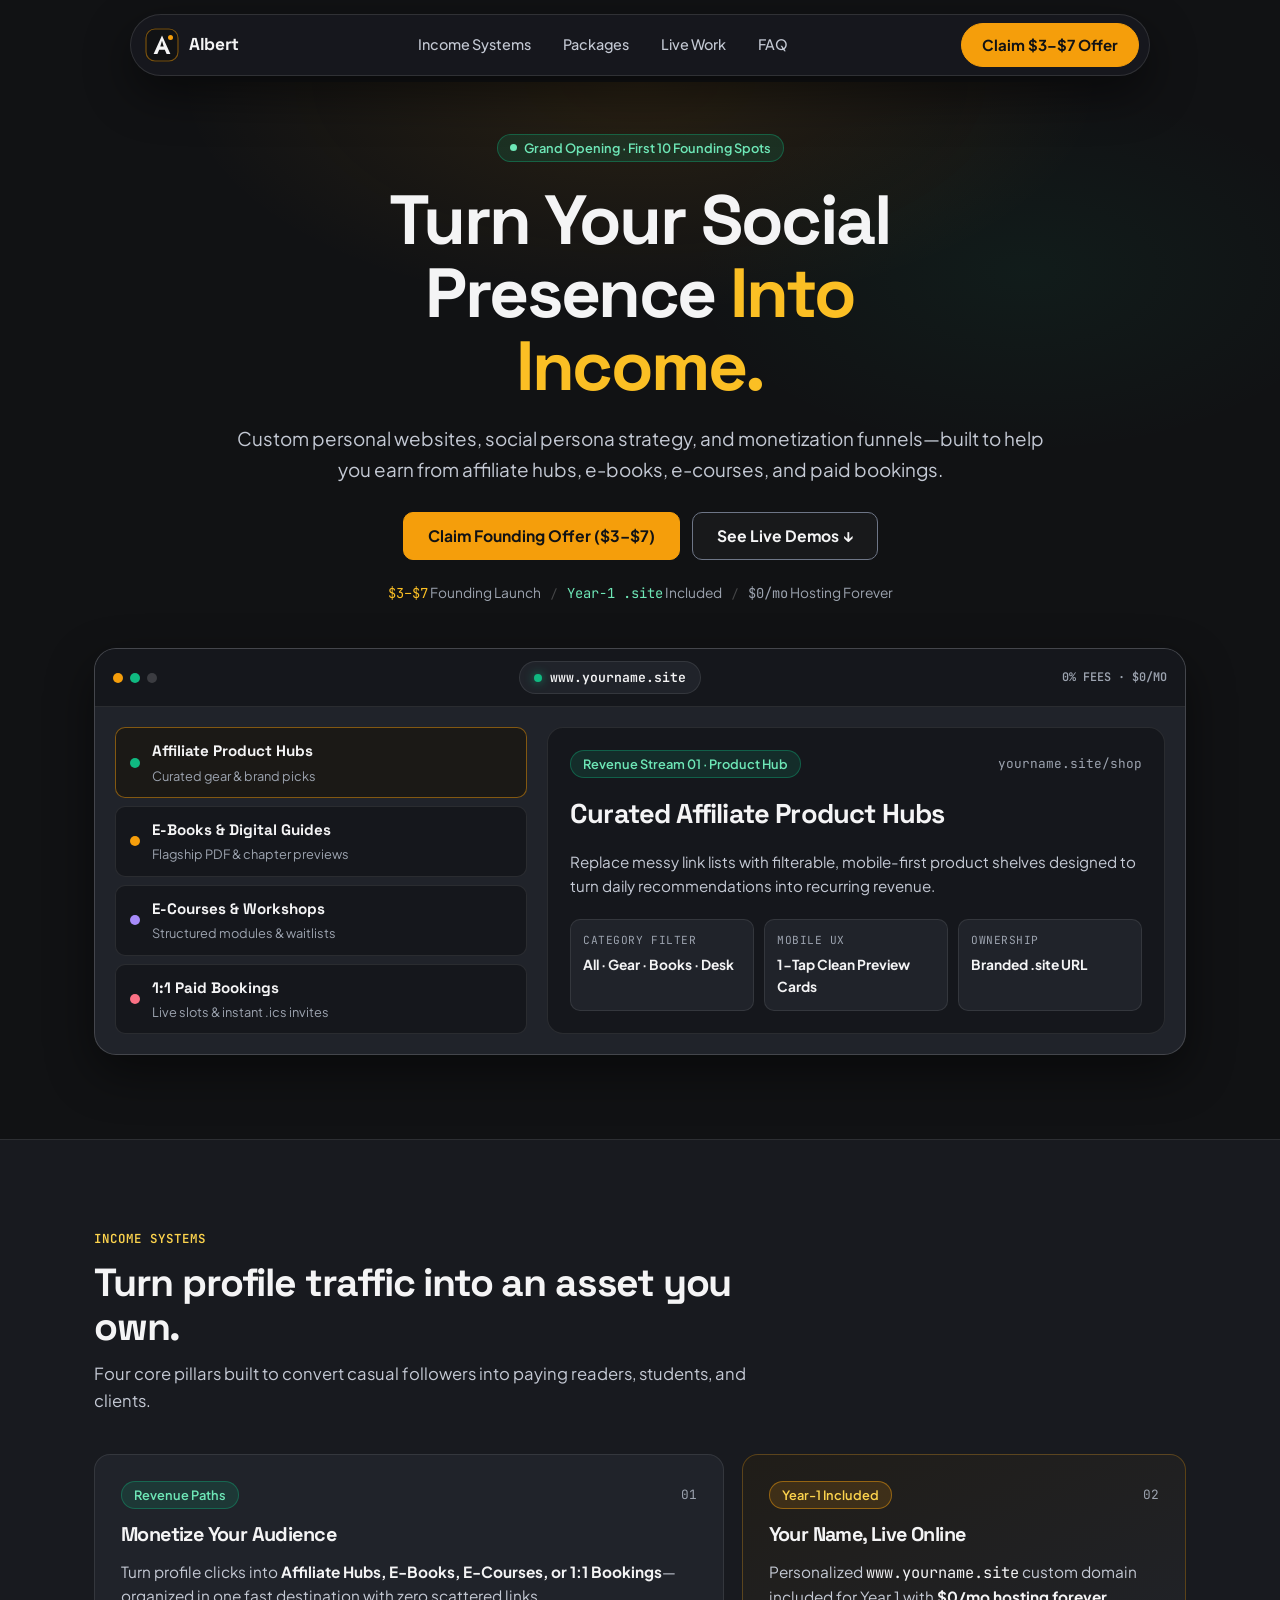
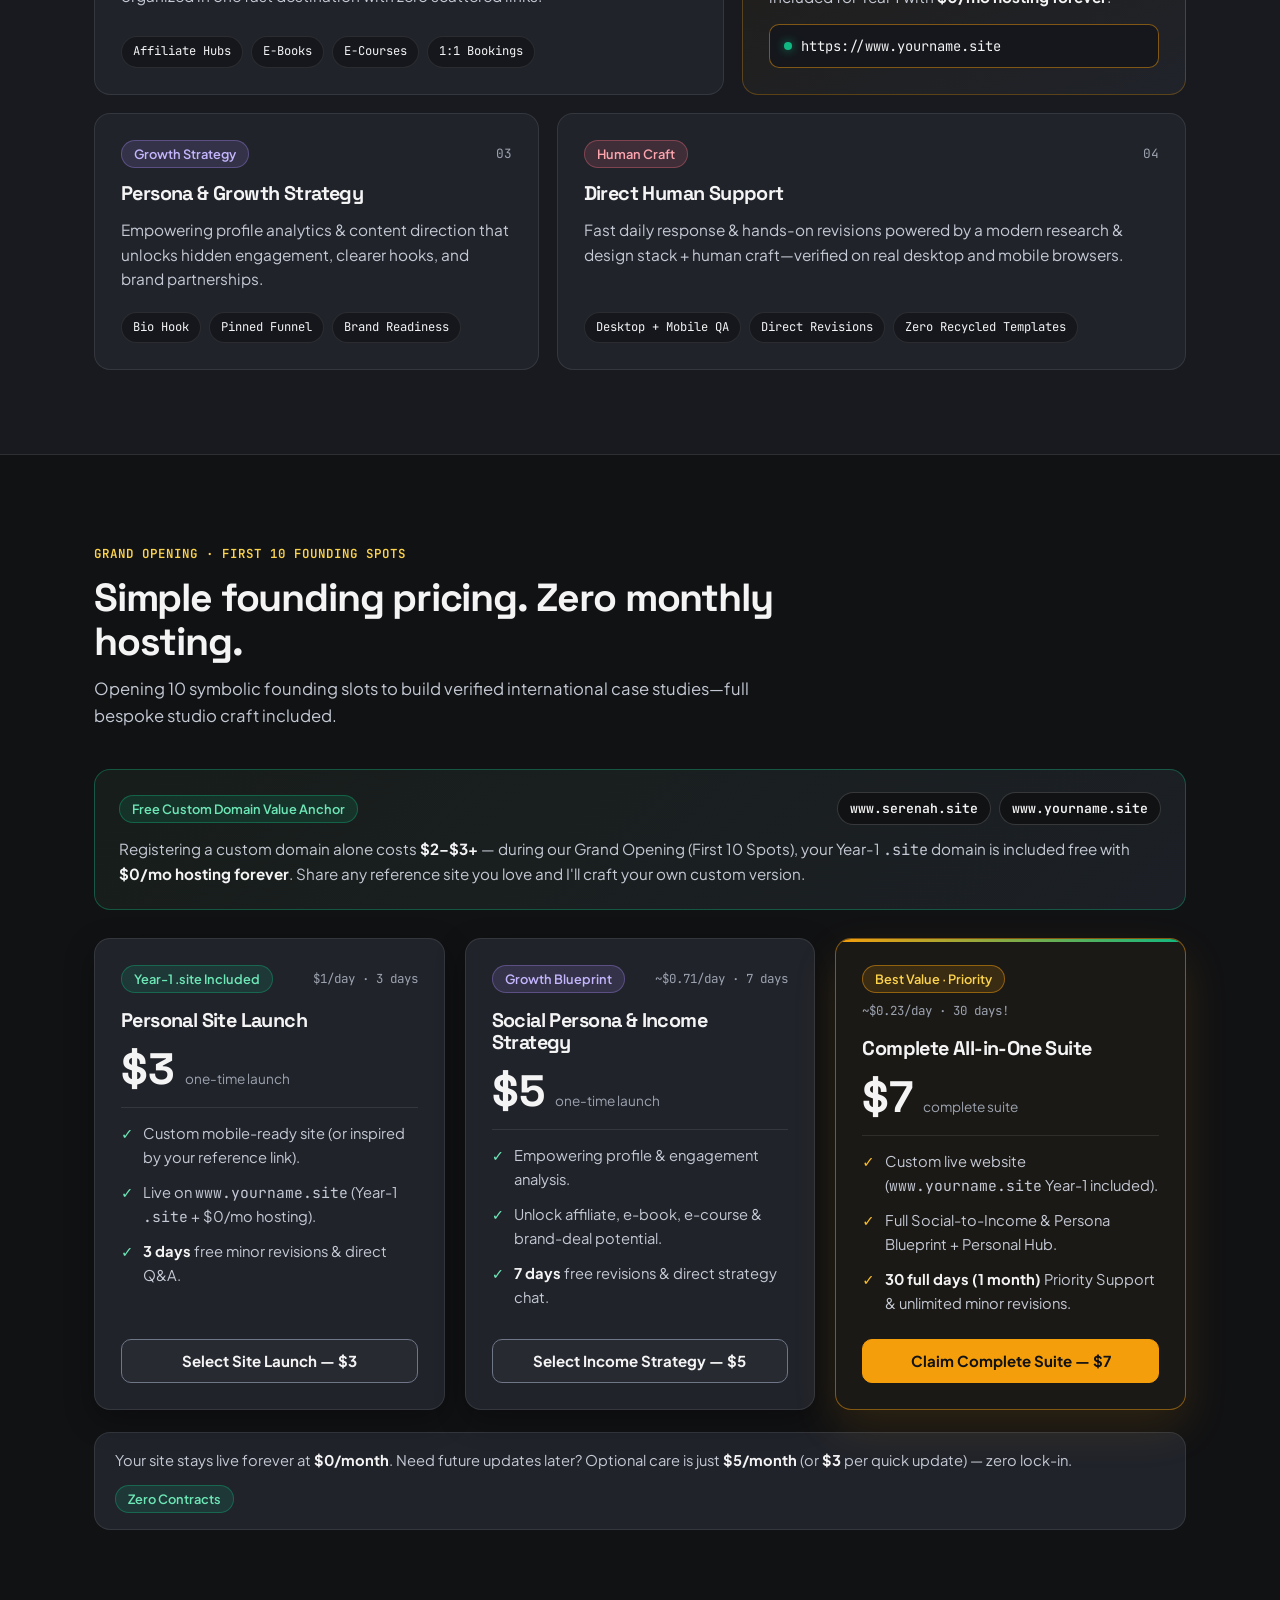
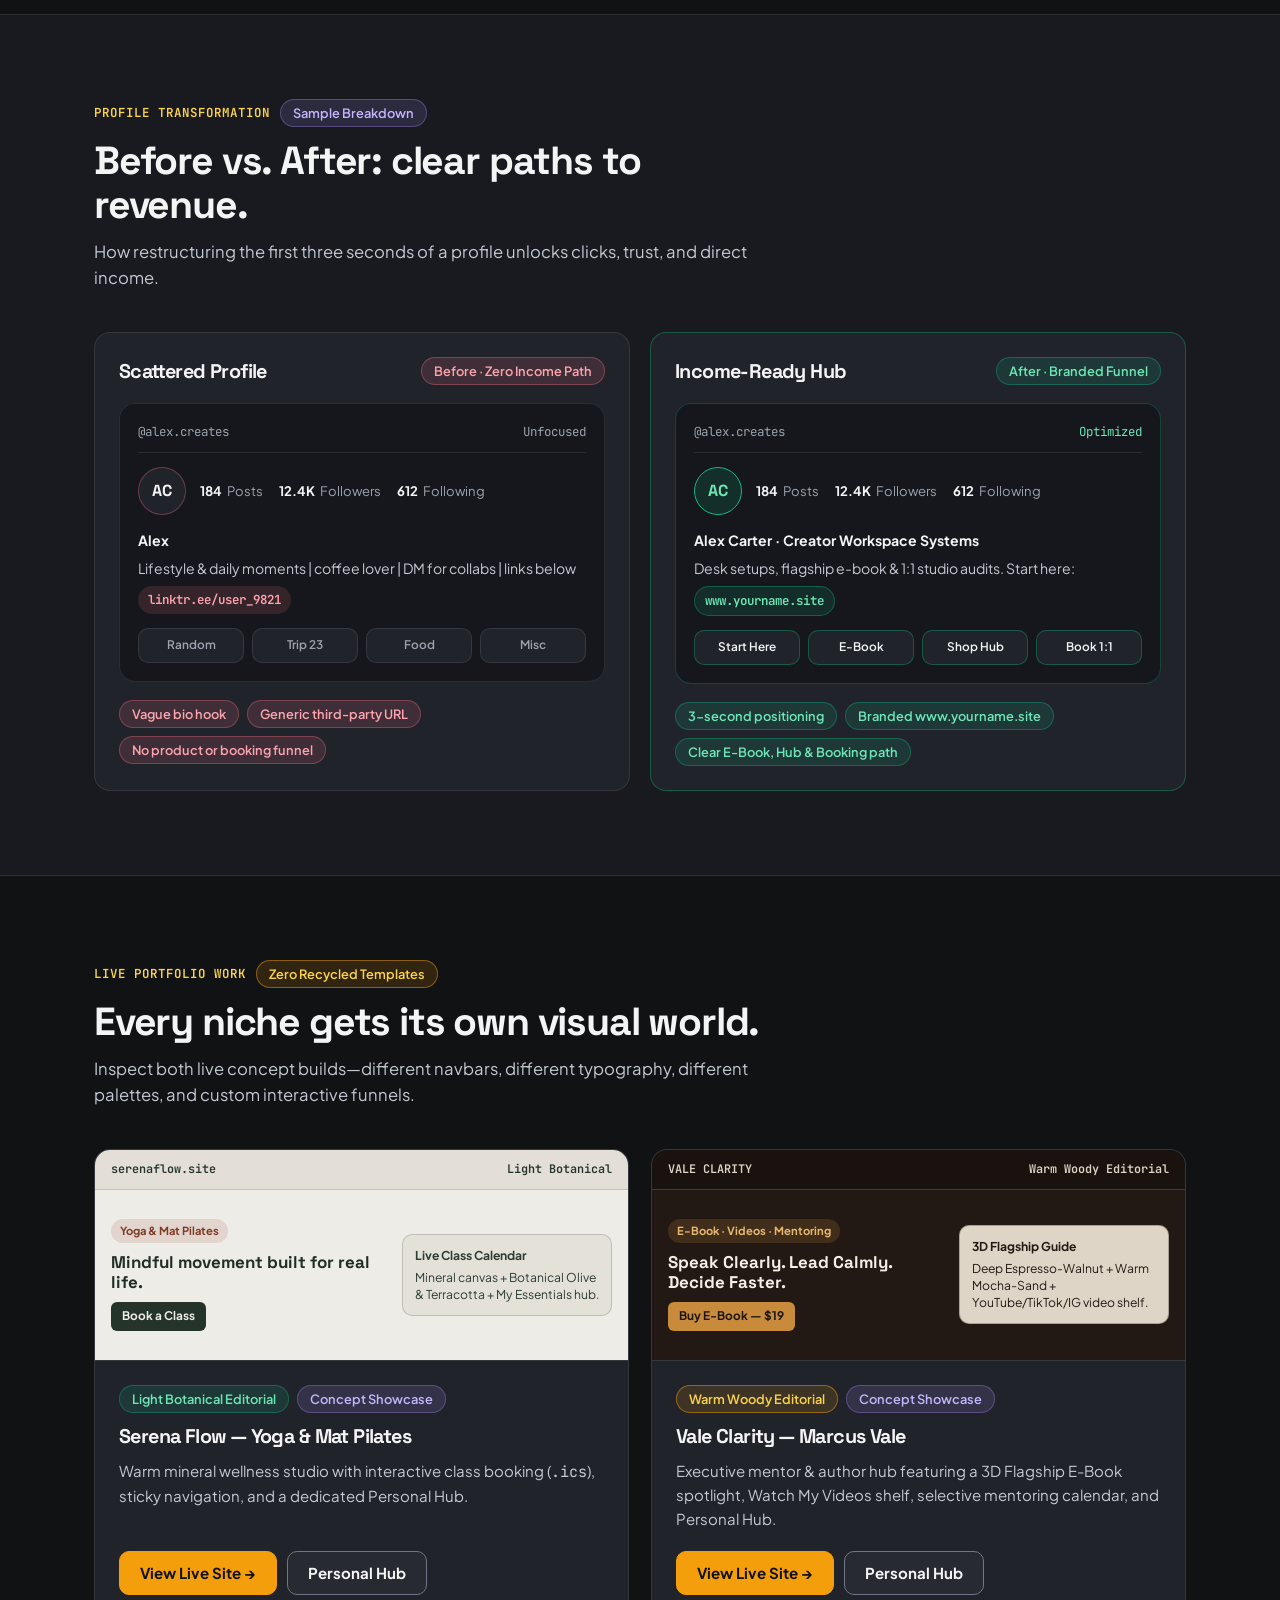
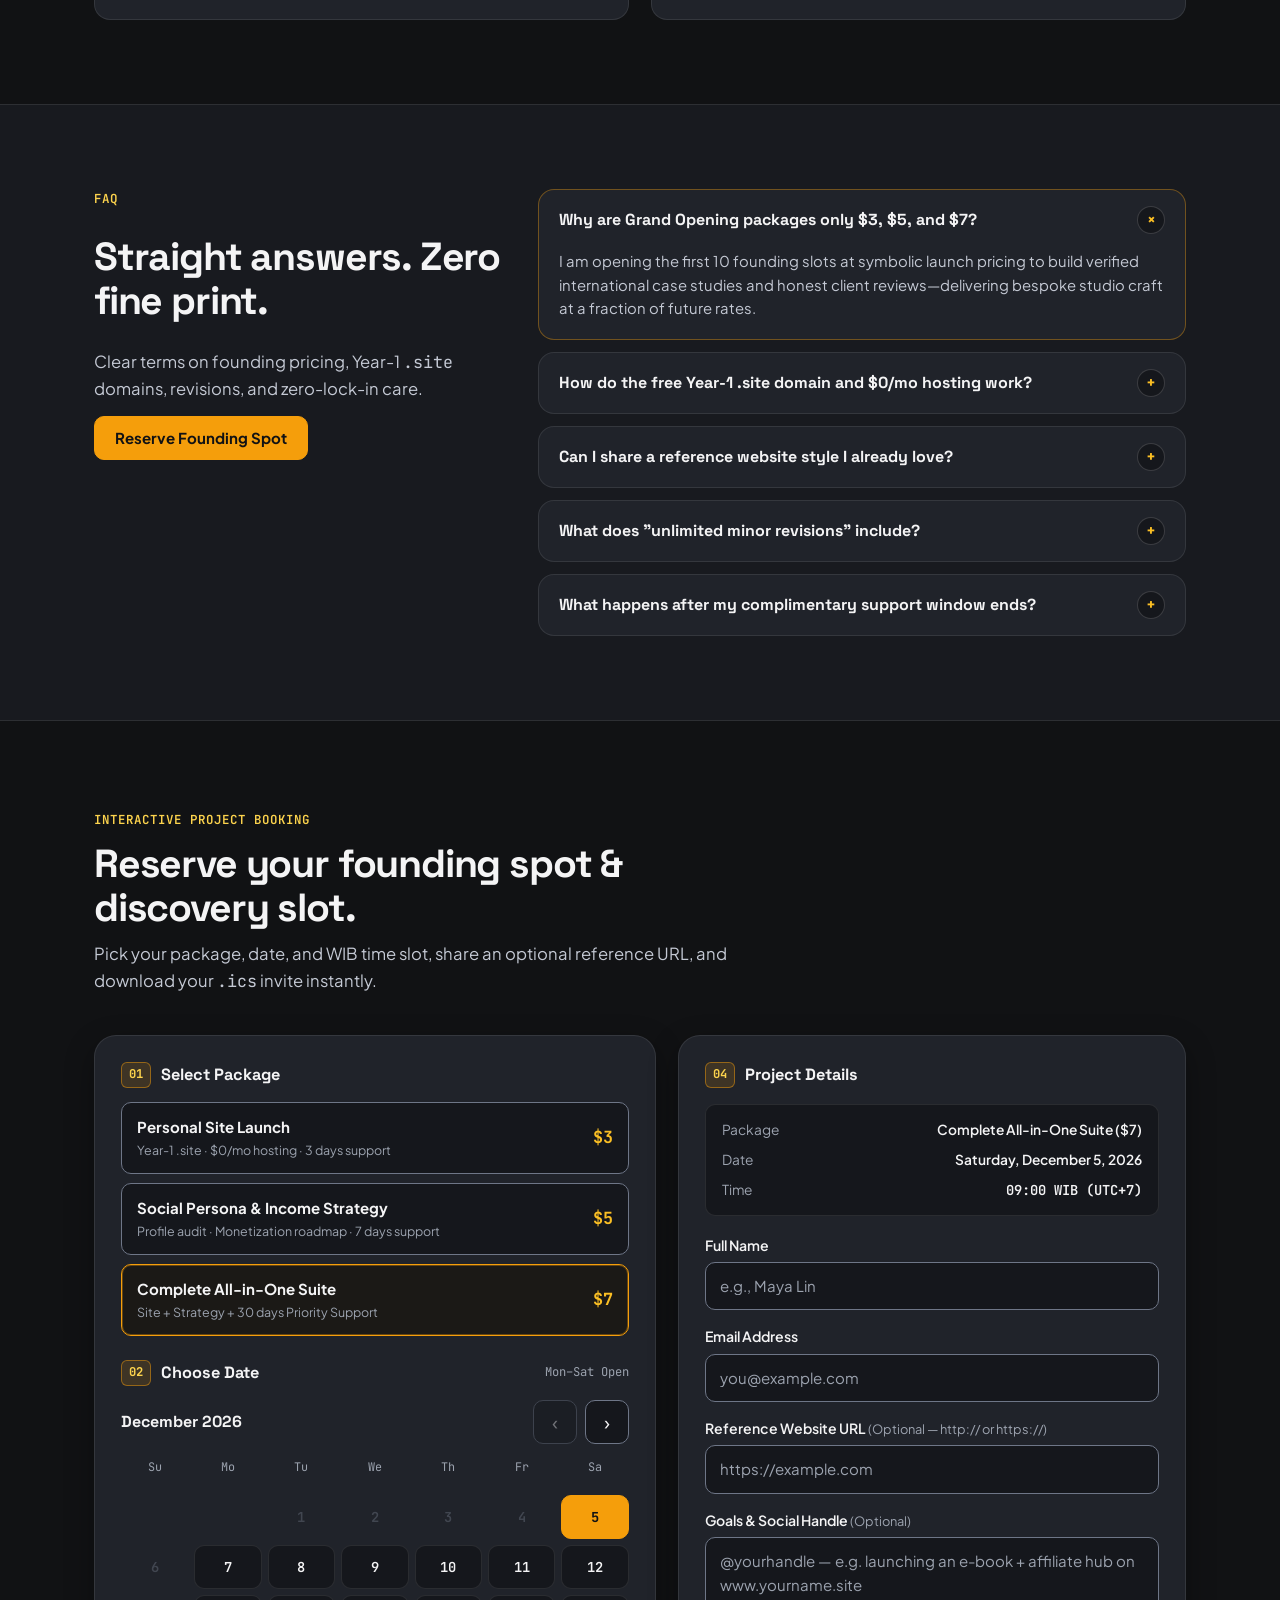
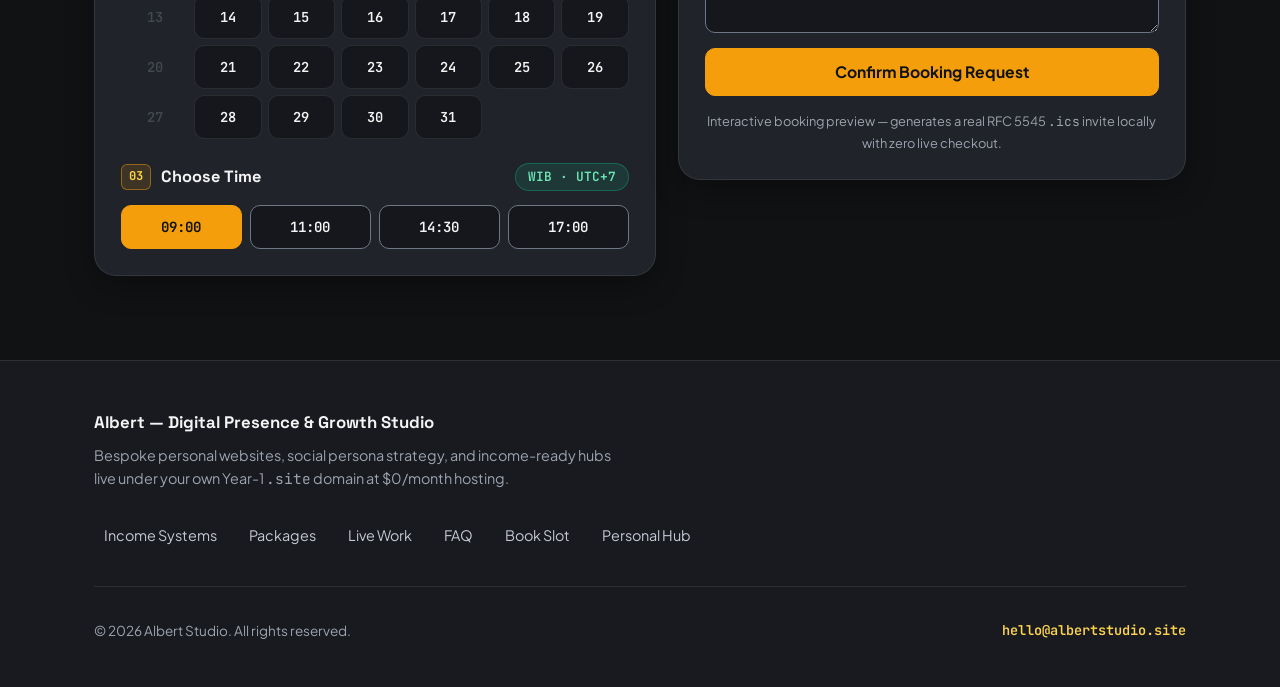
<file: index.html>
<!DOCTYPE html>
<html lang="en">
<head>
  <meta charset="UTF-8" />
  <meta name="viewport" content="width=device-width, initial-scale=1.0" />
  <title>Albert — Digital Presence &amp; Growth Studio</title>
  <meta http-equiv="refresh" content="0; url=./website/index.html" />
  <style>
    body {
      margin: 0;
      min-height: 100vh;
      display: grid;
      place-items: center;
      background: #111214;
      color: #f4f4f5;
      font-family: -apple-system, BlinkMacSystemFont, "Segoe UI", Roboto, sans-serif;
      text-align: center;
      padding: 1.5rem;
    }
    a {
      color: #f59e0b;
      font-weight: 600;
    }
  </style>
  <script>
    window.location.replace("./website/index.html");
  </script>
</head>
<body>
  <p>Redirecting to <a href="./website/index.html">Albert — Digital Presence &amp; Growth Studio</a>…</p>
</body>
</html>
</file>
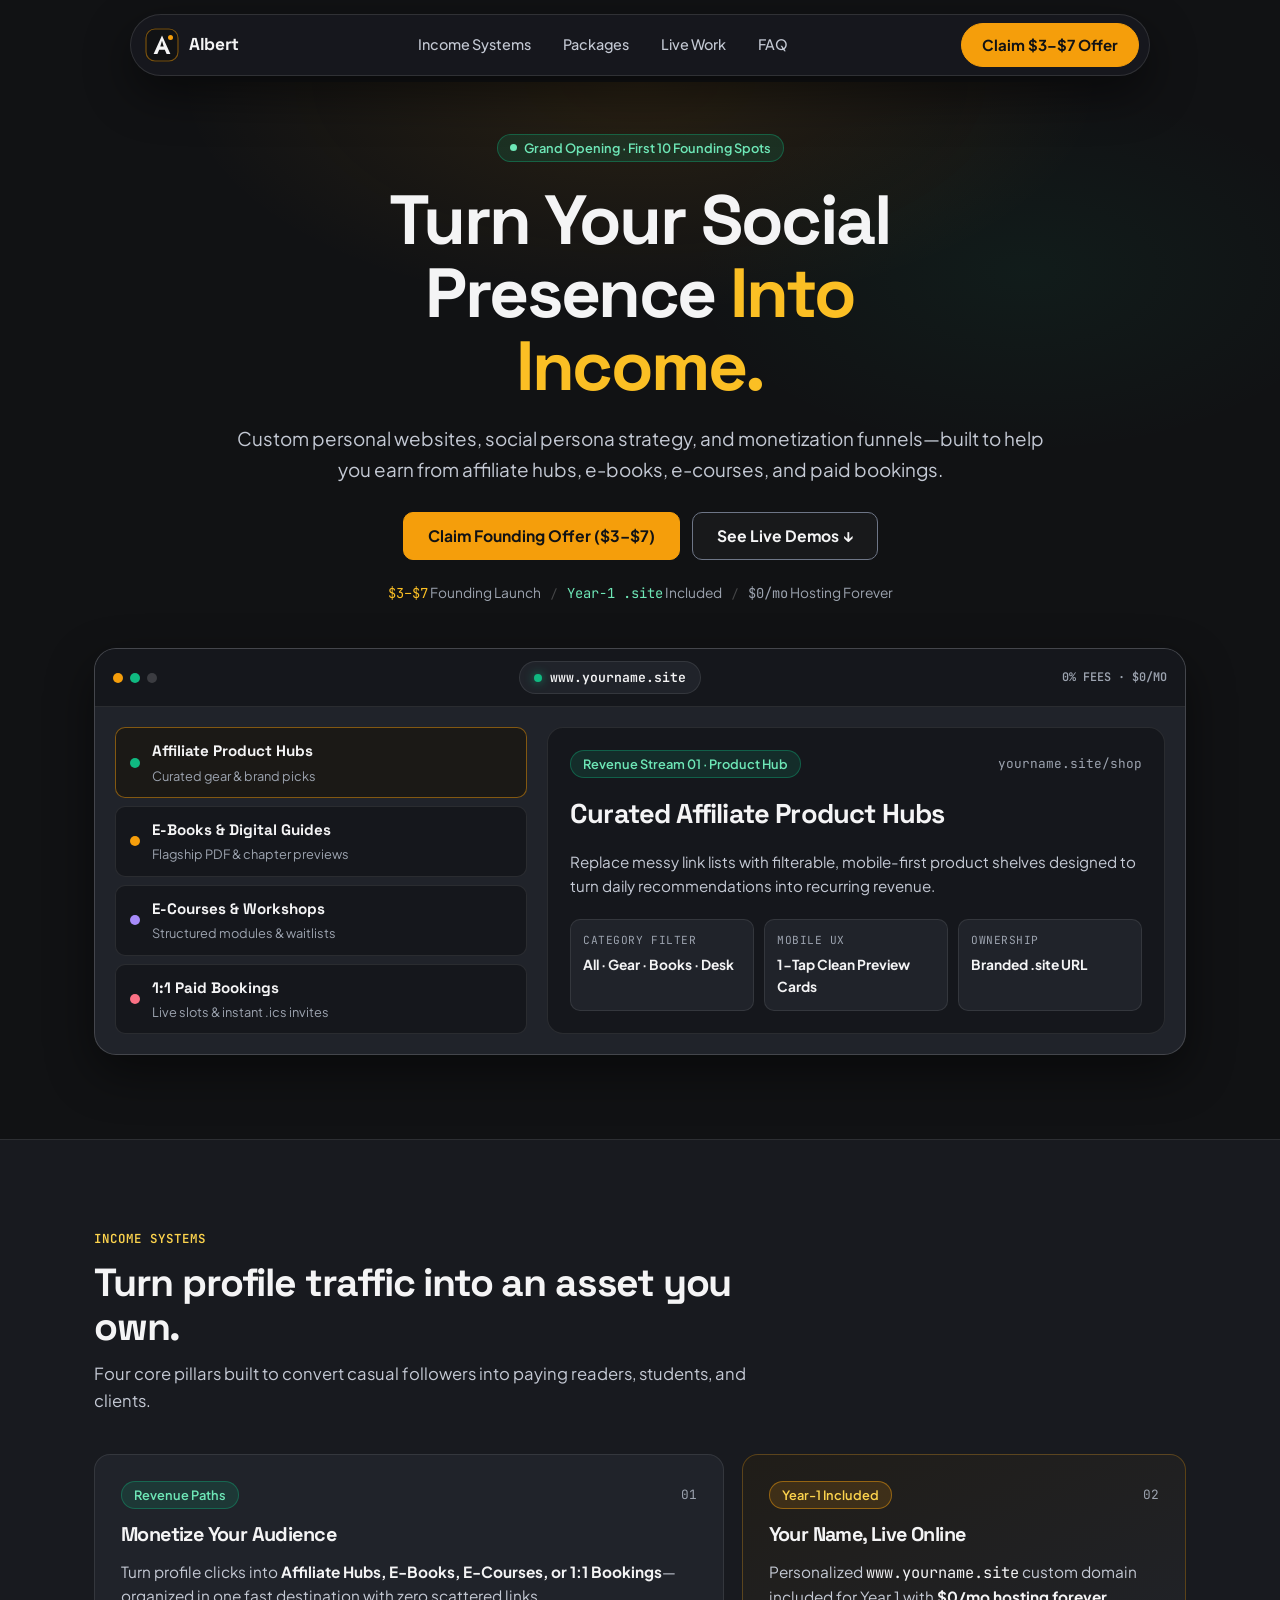
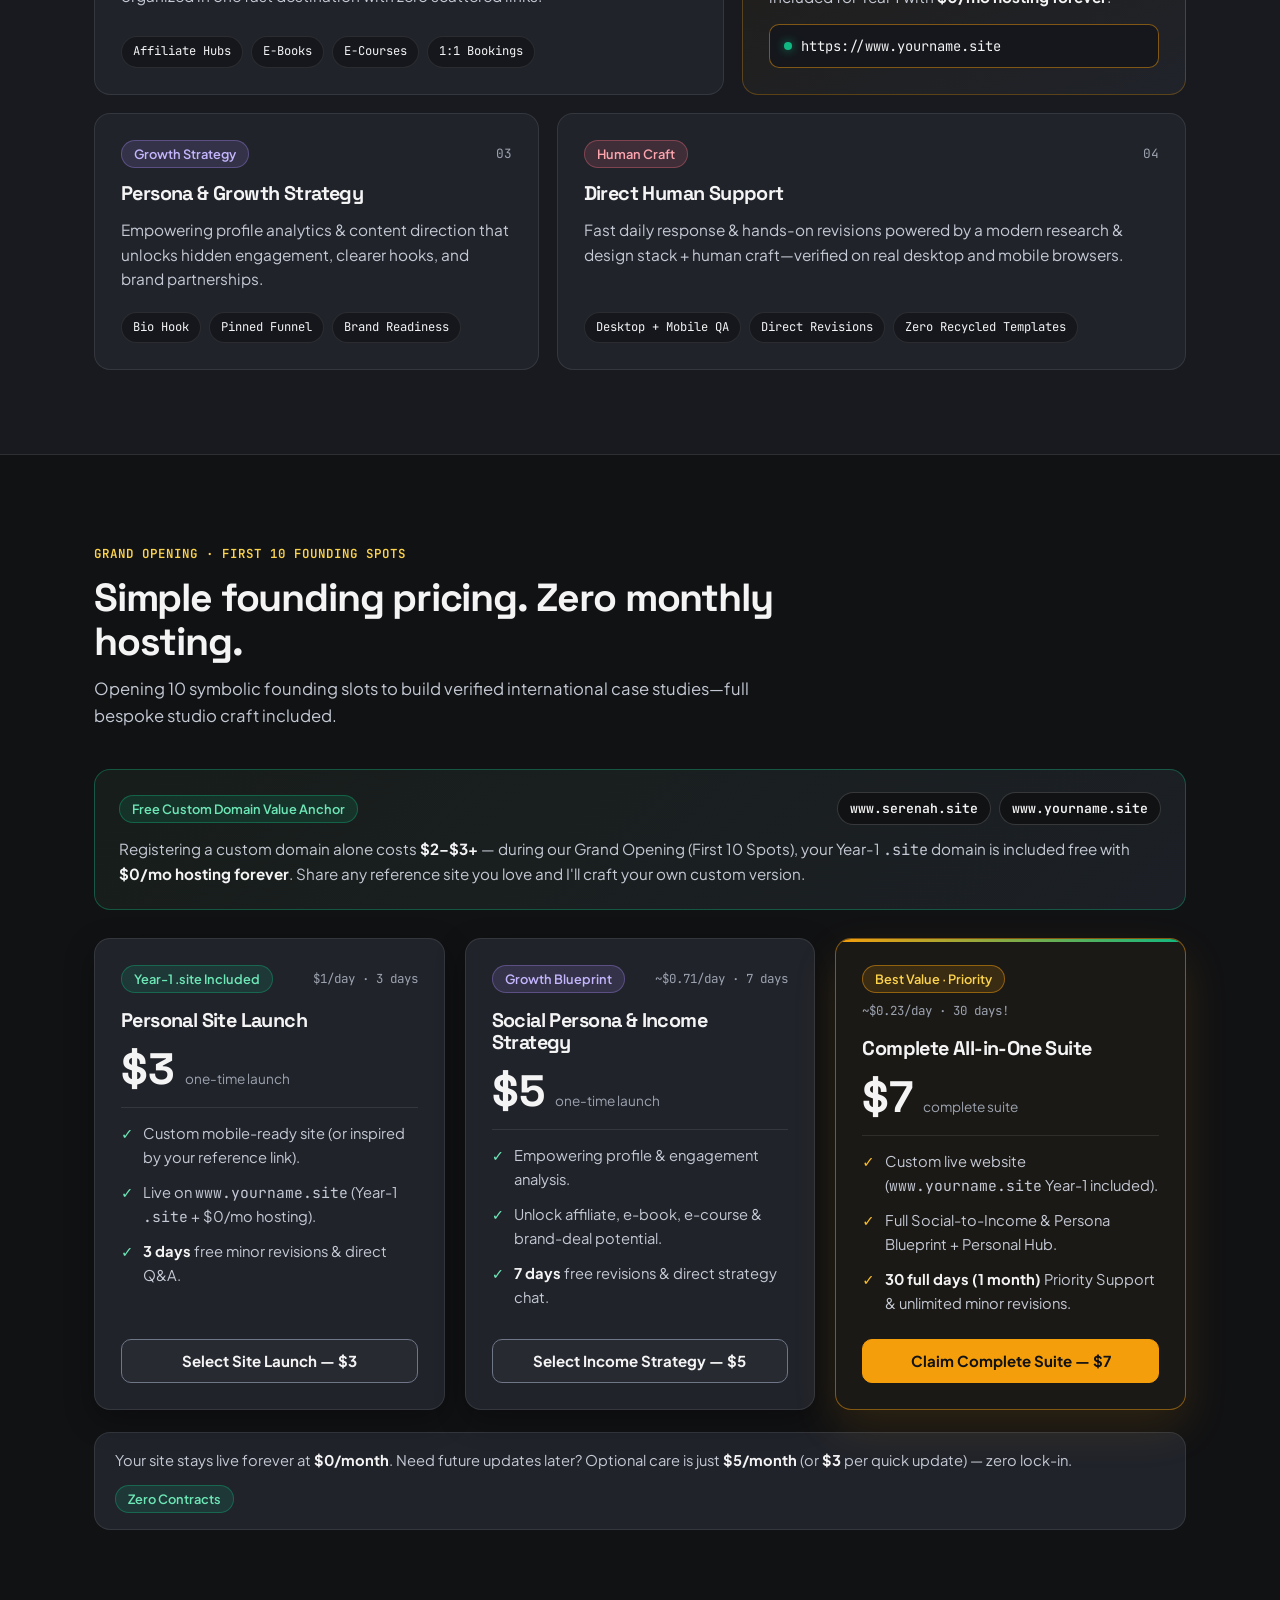
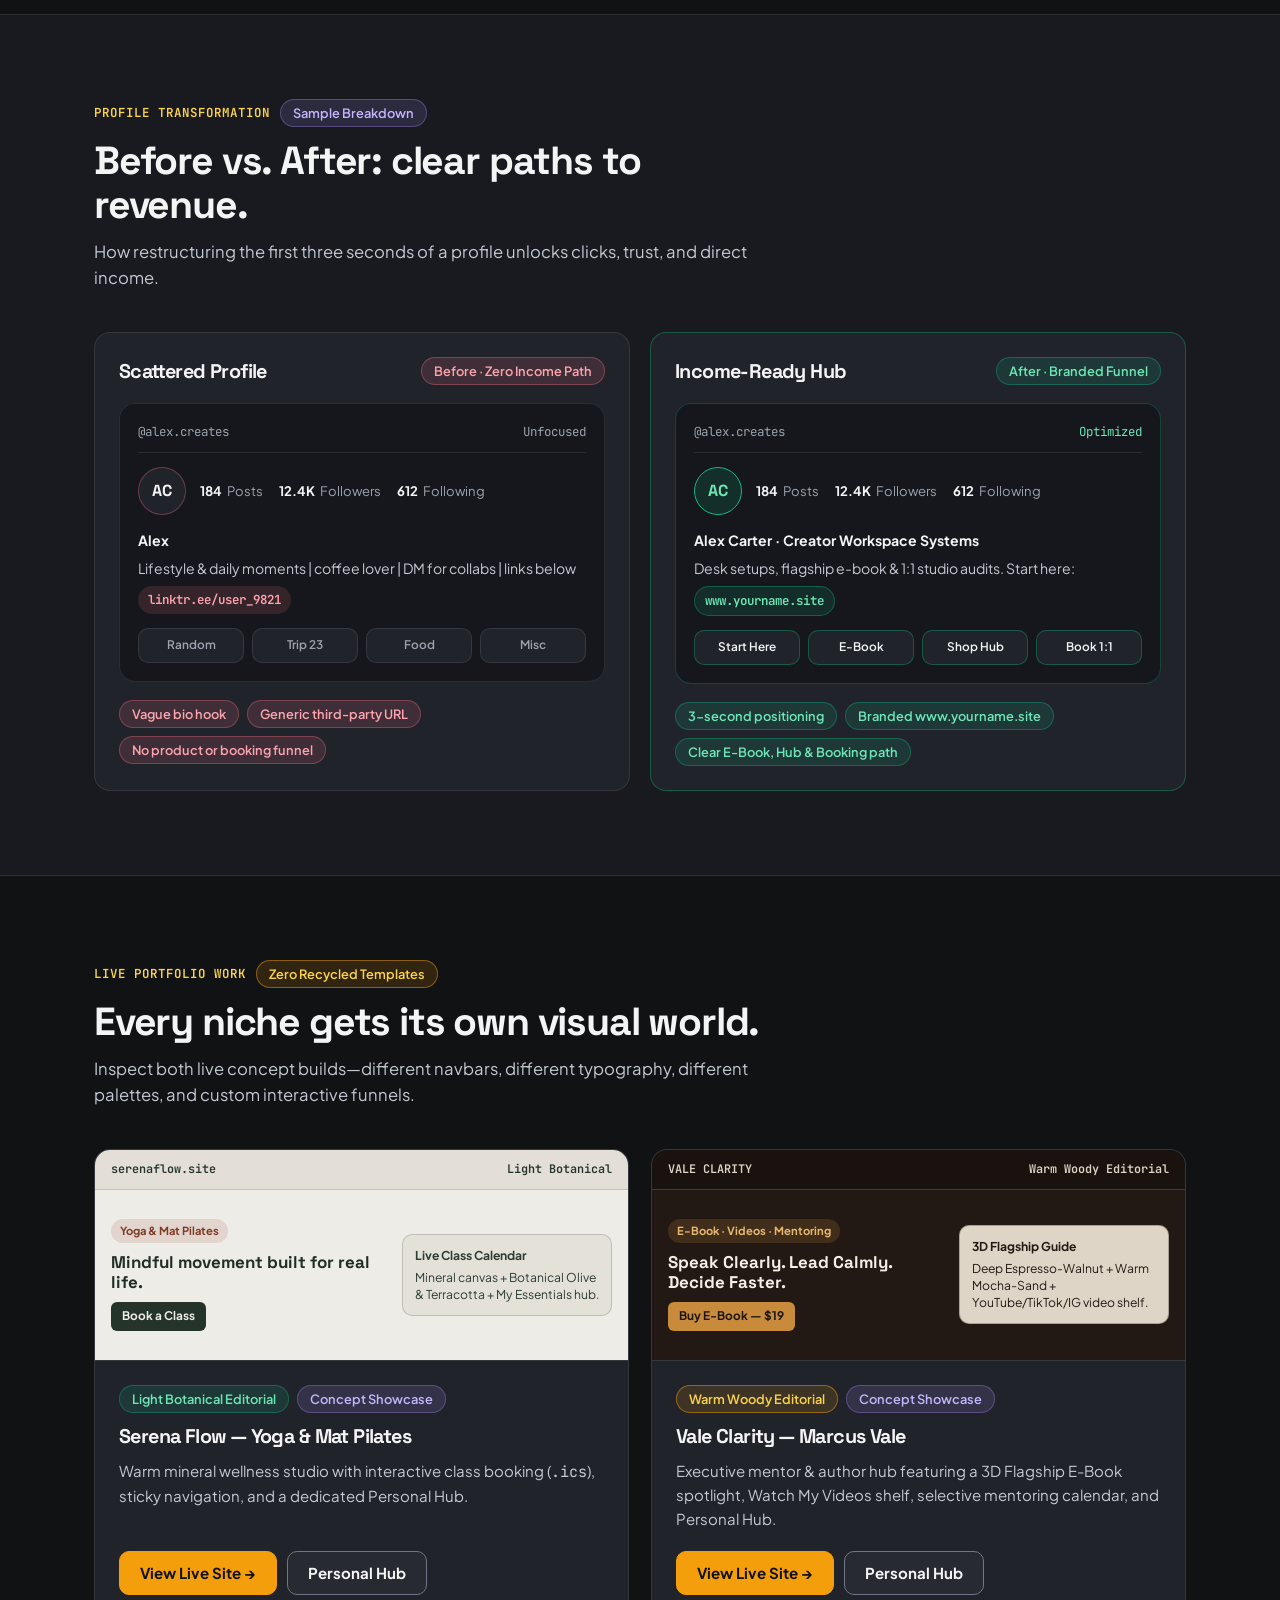
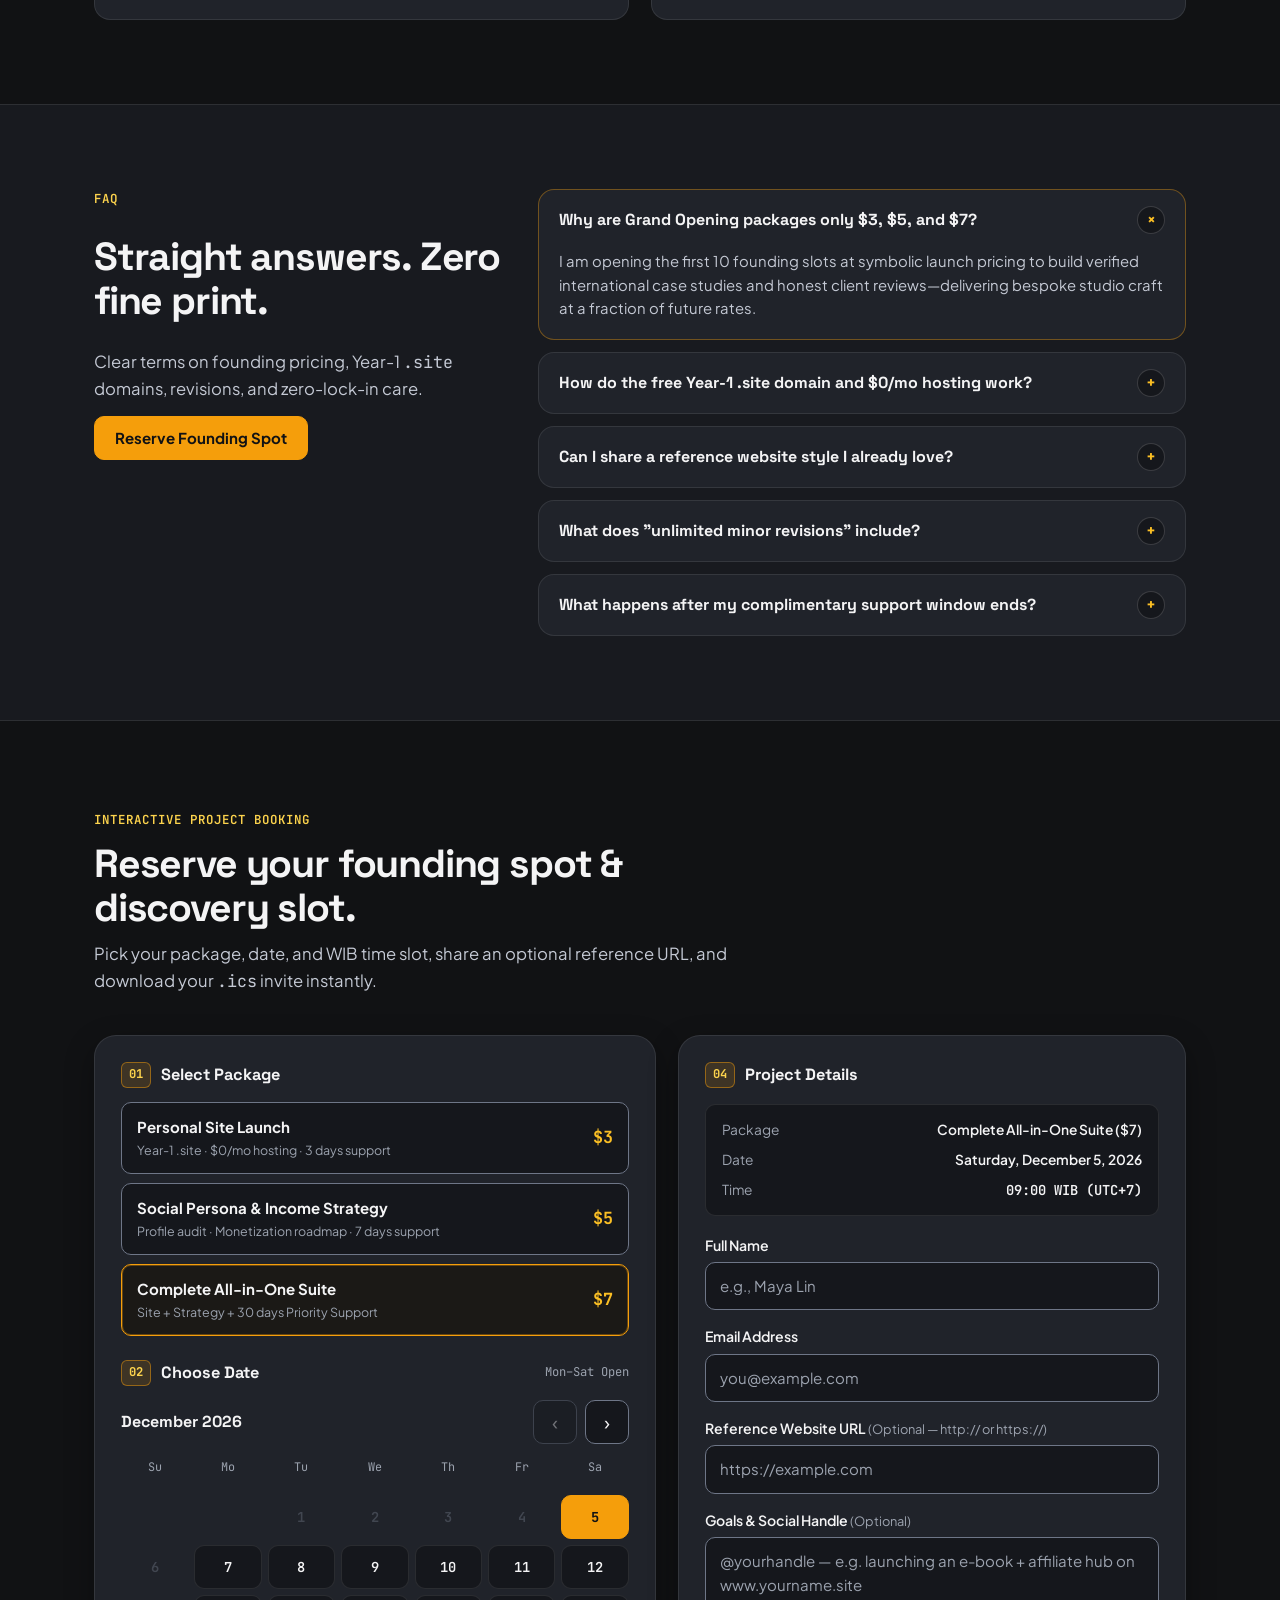
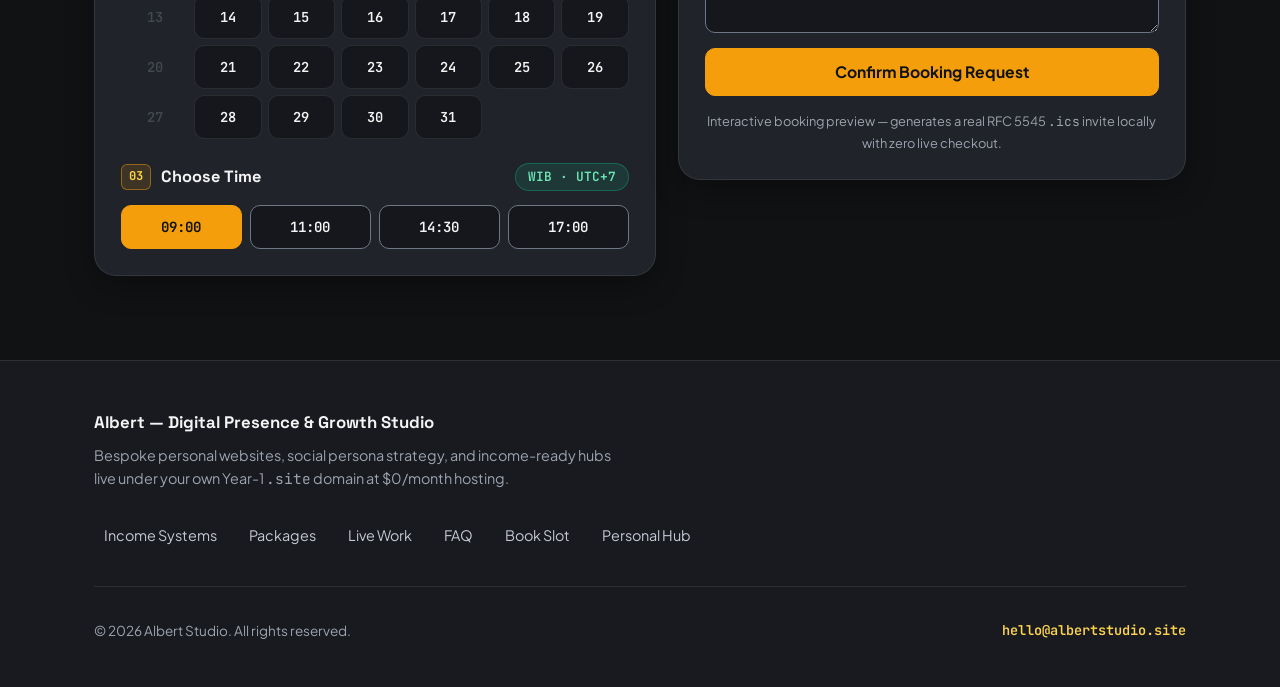
<file: website/index.html>
<!DOCTYPE html>
<html lang="en">
<head>
  <meta charset="UTF-8">
  <meta name="viewport" content="width=device-width, initial-scale=1.0">
  <title>Albert — Social-to-Income Digital Studio | Personal Websites &amp; Growth Strategy</title>
  <meta name="description" content="Turn your social presence into income. Custom personal websites, social persona strategy, and monetization funnels starting at $3 with Year-1 .site domain included and $0/mo hosting.">
  <link rel="preconnect" href="https://fonts.googleapis.com">
  <link rel="preconnect" href="https://fonts.gstatic.com" crossorigin>
  <link href="https://fonts.googleapis.com/css2?family=JetBrains+Mono:wght@400;500;600&family=Plus+Jakarta+Sans:wght@400;500;600;700&family=Space+Grotesk:wght@600;700&display=swap" rel="stylesheet">
  <link rel="stylesheet" href="styles.css">
</head>
<body>
  <a class="skip-link" href="#main-content">Skip to main content</a>

  <!-- Floating Pill Navigation -->
  <header class="floating-nav-wrap">
    <div class="floating-pill" role="banner">
      <a class="brand-lockup" href="#top" aria-label="Albert Digital Studio Home">
        <span class="brand-mark" aria-hidden="true">
          <svg width="34" height="34" viewBox="0 0 34 34" fill="none" xmlns="http://www.w3.org/2000/svg">
            <rect width="34" height="34" rx="10" fill="#111214"/>
            <rect x="1" y="1" width="32" height="32" rx="9" stroke="#F59E0B" stroke-opacity="0.45" stroke-width="1.2"/>
            <path d="M17 7.5L25.4 26H21.6L19.8 21.8H14.2L12.4 26H8.6L17 7.5ZM17 12.8L15.3 18.6H18.7L17 12.8Z" fill="#F4F4F5"/>
            <circle cx="25.5" cy="9.5" r="2.5" fill="#F59E0B"/>
          </svg>
        </span>
        <span class="brand-name">Albert</span>
      </a>

      <nav class="nav-desktop" aria-label="Primary navigation">
        <a class="nav-link" href="#income-systems">Income Systems</a>
        <a class="nav-link" href="#packages">Packages</a>
        <a class="nav-link" href="#live-work">Live Work</a>
        <a class="nav-link" href="#faq">FAQ</a>
      </nav>

      <div class="nav-actions">
        <a class="btn btn--amber btn--pill nav-cta-desktop" href="#book">Claim $3–$7 Offer</a>
        <button
          type="button"
          class="menu-toggle"
          id="menu-toggle"
          aria-label="Open navigation menu"
          aria-expanded="false"
          aria-controls="mobile-drawer"
        >
          <svg width="20" height="20" viewBox="0 0 24 24" fill="none" stroke="currentColor" stroke-width="2.2" stroke-linecap="round" aria-hidden="true">
            <line x1="4" y1="7" x2="20" y2="7"/>
            <line x1="4" y1="12" x2="20" y2="12"/>
            <line x1="4" y1="17" x2="20" y2="17"/>
          </svg>
        </button>
      </div>
    </div>
  </header>

  <!-- Accessible Dark Mobile Drawer -->
  <div class="drawer-backdrop" id="drawer-backdrop" hidden></div>
  <aside
    class="mobile-drawer"
    id="mobile-drawer"
    role="dialog"
    aria-modal="true"
    aria-label="Mobile navigation"
    hidden
  >
    <div class="drawer-head">
      <span class="brand-name">Albert Studio</span>
      <button type="button" class="drawer-close" id="drawer-close" aria-label="Close navigation menu">
        <svg width="20" height="20" viewBox="0 0 24 24" fill="none" stroke="currentColor" stroke-width="2.2" stroke-linecap="round" aria-hidden="true">
          <line x1="6" y1="6" x2="18" y2="18"/>
          <line x1="18" y1="6" x2="6" y2="18"/>
        </svg>
      </button>
    </div>
    <nav class="drawer-nav" aria-label="Mobile links">
      <a class="drawer-link" href="#income-systems">Income Systems</a>
      <a class="drawer-link" href="#packages">Packages</a>
      <a class="drawer-link" href="#transformations">Before vs. After</a>
      <a class="drawer-link" href="#live-work">Live Work</a>
      <a class="drawer-link" href="#faq">FAQ</a>
      <a class="drawer-link" href="bio-link.html">Personal Hub</a>
    </nav>
    <div class="drawer-footer">
      <a class="btn btn--amber btn--block" href="#book">Claim $3–$7 Offer</a>
      <a class="btn btn--ghost btn--block" href="#live-work">See Live Demos</a>
    </div>
  </aside>

  <main id="main-content">
    <!-- Centered High-Impact Hero -->
    <section class="hero" id="top">
      <div class="container hero-center">
        <span class="pill pill--emerald">
          <span class="pill-dot" aria-hidden="true"></span>
          Grand Opening · First 10 Founding Spots
        </span>

        <h1 class="hero-title">
          Turn Your Social Presence <span class="text-amber">Into Income.</span>
        </h1>

        <p class="hero-lead">
          Custom personal websites, social persona strategy, and monetization funnels—built to help you earn from affiliate hubs, e-books, e-courses, and paid bookings.
        </p>

        <div class="hero-actions">
          <a class="btn btn--amber btn--lg" href="#book">Claim Founding Offer ($3–$7)</a>
          <a class="btn btn--ghost btn--lg" href="#live-work">See Live Demos &darr;</a>
        </div>

        <div class="hero-meta-strip" aria-label="Key launch benefits">
          <span class="meta-chip"><span class="mono text-amber">$3–$7</span> Founding Launch</span>
          <span class="meta-sep" aria-hidden="true">/</span>
          <span class="meta-chip"><span class="mono text-emerald">Year-1 .site</span> Included</span>
          <span class="meta-sep" aria-hidden="true">/</span>
          <span class="meta-chip"><span class="mono">$0/mo</span> Hosting Forever</span>
        </div>

        <!-- Interactive Dark Obsidian Studio Preview Strip -->
        <div class="studio-preview-shell" aria-label="Interactive personal website monetization preview">
          <div class="preview-chrome">
            <div class="chrome-lights" aria-hidden="true">
              <span class="chrome-light chrome-light--amber"></span>
              <span class="chrome-light chrome-light--emerald"></span>
              <span class="chrome-light"></span>
            </div>
            <div class="chrome-address">
              <span class="chrome-live-dot" aria-hidden="true"></span>
              <span class="mono">www.yourname.site</span>
            </div>
            <span class="chrome-badge mono">0% FEES · $0/MO</span>
          </div>

          <div class="preview-body">
            <!-- 4 Interactive Monetization Path Switchers -->
            <div class="stream-tabs" role="tablist" aria-label="Explore monetization paths">
              <button
                type="button"
                class="stream-tab is-active"
                role="tab"
                id="tab-affiliate"
                aria-selected="true"
                aria-controls="stream-panel"
                data-stream-tab="affiliate"
              >
                <span class="stream-dot stream-dot--emerald" aria-hidden="true"></span>
                <span class="stream-tab-copy">
                  <span class="stream-tab-title">Affiliate Product Hubs</span>
                  <span class="stream-tab-sub">Curated gear &amp; brand picks</span>
                </span>
              </button>

              <button
                type="button"
                class="stream-tab"
                role="tab"
                id="tab-ebooks"
                aria-selected="false"
                aria-controls="stream-panel"
                data-stream-tab="ebooks"
              >
                <span class="stream-dot stream-dot--amber" aria-hidden="true"></span>
                <span class="stream-tab-copy">
                  <span class="stream-tab-title">E-Books &amp; Digital Guides</span>
                  <span class="stream-tab-sub">Flagship PDF &amp; chapter previews</span>
                </span>
              </button>

              <button
                type="button"
                class="stream-tab"
                role="tab"
                id="tab-courses"
                aria-selected="false"
                aria-controls="stream-panel"
                data-stream-tab="courses"
              >
                <span class="stream-dot stream-dot--violet" aria-hidden="true"></span>
                <span class="stream-tab-copy">
                  <span class="stream-tab-title">E-Courses &amp; Workshops</span>
                  <span class="stream-tab-sub">Structured modules &amp; waitlists</span>
                </span>
              </button>

              <button
                type="button"
                class="stream-tab"
                role="tab"
                id="tab-bookings"
                aria-selected="false"
                aria-controls="stream-panel"
                data-stream-tab="bookings"
              >
                <span class="stream-dot stream-dot--coral" aria-hidden="true"></span>
                <span class="stream-tab-copy">
                  <span class="stream-tab-title">1:1 Paid Bookings</span>
                  <span class="stream-tab-sub">Live slots &amp; instant .ics invites</span>
                </span>
              </button>
            </div>

            <!-- Live Mini-Canvas Output -->
            <div class="stream-stage" id="stream-panel" role="tabpanel" aria-labelledby="tab-affiliate" aria-live="polite">
              <div class="stage-top">
                <span class="pill pill--emerald" id="stage-pill">Revenue Stream 01 · Product Hub</span>
                <span class="mono stage-route" id="stage-route">yourname.site/shop</span>
              </div>
              <h2 class="stage-heading" id="stage-heading">Curated Affiliate Product Hubs</h2>
              <p class="stage-copy" id="stage-copy">
                Replace messy link lists with filterable, mobile-first product shelves designed to turn daily recommendations into recurring revenue.
              </p>
              <div class="stage-cards" id="stage-cards">
                <div class="stage-mini-card">
                  <span class="mono stage-mini-tag">CATEGORY FILTER</span>
                  <strong>All · Gear · Books · Desk</strong>
                </div>
                <div class="stage-mini-card">
                  <span class="mono stage-mini-tag">MOBILE UX</span>
                  <strong>1-Tap Clean Preview Cards</strong>
                </div>
                <div class="stage-mini-card">
                  <span class="mono stage-mini-tag">OWNERSHIP</span>
                  <strong>Branded .site URL</strong>
                </div>
              </div>
            </div>
          </div>
        </div>
      </div>
    </section>

    <!-- Section 1: Asymmetric Bento Grid (#income-systems) -->
    <section class="section section--band" id="income-systems">
      <div class="container">
        <div class="section-head">
          <span class="eyebrow">Income Systems</span>
          <h2>Turn profile traffic into an asset you own.</h2>
          <p class="section-lead">Four core pillars built to convert casual followers into paying readers, students, and clients.</p>
        </div>

        <div class="bento-grid">
          <!-- Tile 1 (Wide 7-col) -->
          <article class="bento-tile bento-tile--wide">
            <div class="bento-head">
              <span class="pill pill--emerald">Revenue Paths</span>
              <span class="mono bento-index">01</span>
            </div>
            <h3>Monetize Your Audience</h3>
            <p class="bento-copy">
              Turn profile clicks into <strong>Affiliate Hubs, E-Books, E-Courses, or 1:1 Bookings</strong>—organized in one fast destination with zero scattered links.
            </p>
            <div class="bento-chip-row">
              <span class="micro-chip">Affiliate Hubs</span>
              <span class="micro-chip">E-Books</span>
              <span class="micro-chip">E-Courses</span>
              <span class="micro-chip">1:1 Bookings</span>
            </div>
          </article>

          <!-- Tile 2 (Narrow 5-col Highlight) -->
          <article class="bento-tile bento-tile--narrow bento-tile--amber-tint">
            <div class="bento-head">
              <span class="pill pill--amber">Year-1 Included</span>
              <span class="mono bento-index">02</span>
            </div>
            <h3>Your Name, Live Online</h3>
            <p class="bento-copy">
              Personalized <span class="mono text-primary">www.yourname.site</span> custom domain included for Year 1 with <strong>$0/mo hosting forever</strong>.
            </p>
            <div class="domain-badge-bar">
              <span class="chrome-live-dot" aria-hidden="true"></span>
              <span class="mono">https://www.yourname.site</span>
            </div>
          </article>

          <!-- Tile 3 (Narrow 5-col) -->
          <article class="bento-tile bento-tile--narrow">
            <div class="bento-head">
              <span class="pill pill--violet">Growth Strategy</span>
              <span class="mono bento-index">03</span>
            </div>
            <h3>Persona &amp; Growth Strategy</h3>
            <p class="bento-copy">
              Empowering profile analytics &amp; content direction that unlocks hidden engagement, clearer hooks, and brand partnerships.
            </p>
            <div class="bento-chip-row">
              <span class="micro-chip">Bio Hook</span>
              <span class="micro-chip">Pinned Funnel</span>
              <span class="micro-chip">Brand Readiness</span>
            </div>
          </article>

          <!-- Tile 4 (Wide 7-col) -->
          <article class="bento-tile bento-tile--wide">
            <div class="bento-head">
              <span class="pill pill--coral">Human Craft</span>
              <span class="mono bento-index">04</span>
            </div>
            <h3>Direct Human Support</h3>
            <p class="bento-copy">
              Fast daily response &amp; hands-on revisions powered by a modern research &amp; design stack + human craft—verified on real desktop and mobile browsers.
            </p>
            <div class="bento-chip-row">
              <span class="micro-chip">Desktop + Mobile QA</span>
              <span class="micro-chip">Direct Revisions</span>
              <span class="micro-chip">Zero Recycled Templates</span>
            </div>
          </article>
        </div>
      </div>
    </section>

    <!-- Section 2: Grand Opening Packages (#packages) -->
    <section class="section" id="packages">
      <div class="container">
        <div class="section-head">
          <span class="eyebrow">Grand Opening · First 10 Founding Spots</span>
          <h2>Simple founding pricing. Zero monthly hosting.</h2>
          <p class="section-lead">Opening 10 symbolic founding slots to build verified international case studies—full bespoke studio craft included.</p>
        </div>

        <!-- Free Custom Domain Value Anchor Banner -->
        <div class="domain-banner">
          <div class="domain-banner-top">
            <span class="pill pill--emerald">Free Custom Domain Value Anchor</span>
            <div class="domain-pills" aria-label="Example custom domains">
              <span class="url-pill mono">www.serenah.site</span>
              <span class="url-pill mono">www.yourname.site</span>
            </div>
          </div>
          <p class="domain-banner-copy">
            Registering a custom domain alone costs <strong>$2–$3+</strong> — during our Grand Opening (First 10 Spots), your Year-1 <span class="mono">.site</span> domain is included free with <strong>$0/mo hosting forever</strong>. Share any reference site you love and I'll craft your own custom version.
          </p>
        </div>

        <!-- 3 Sculpted Dark Pricing Cards -->
        <div class="pricing-grid">
          <!-- $3 Card -->
          <article class="price-card">
            <div class="price-top">
              <span class="pill pill--emerald">Year-1 .site Included</span>
              <span class="mono price-cadence">$1/day · 3 days</span>
            </div>
            <h3>Personal Site Launch</h3>
            <div class="price-row">
              <span class="price-amount">$3</span>
              <span class="price-unit">one-time launch</span>
            </div>
            <ul class="price-list">
              <li><span class="check-mark" aria-hidden="true">&#10003;</span><span>Custom mobile-ready site (or inspired by your reference link).</span></li>
              <li><span class="check-mark" aria-hidden="true">&#10003;</span><span>Live on <span class="mono">www.yourname.site</span> (Year-1 <span class="mono">.site</span> + $0/mo hosting).</span></li>
              <li><span class="check-mark" aria-hidden="true">&#10003;</span><span><strong>3 days</strong> free minor revisions &amp; direct Q&amp;A.</span></li>
            </ul>
            <div class="price-foot">
              <button type="button" class="btn btn--ghost btn--block" data-select-package="site-launch">
                Select Site Launch — $3
              </button>
            </div>
          </article>

          <!-- $5 Card -->
          <article class="price-card">
            <div class="price-top">
              <span class="pill pill--violet">Growth Blueprint</span>
              <span class="mono price-cadence">~$0.71/day · 7 days</span>
            </div>
            <h3>Social Persona &amp; Income Strategy</h3>
            <div class="price-row">
              <span class="price-amount">$5</span>
              <span class="price-unit">one-time launch</span>
            </div>
            <ul class="price-list">
              <li><span class="check-mark" aria-hidden="true">&#10003;</span><span>Empowering profile &amp; engagement analysis.</span></li>
              <li><span class="check-mark" aria-hidden="true">&#10003;</span><span>Unlock affiliate, e-book, e-course &amp; brand-deal potential.</span></li>
              <li><span class="check-mark" aria-hidden="true">&#10003;</span><span><strong>7 days</strong> free revisions &amp; direct strategy chat.</span></li>
            </ul>
            <div class="price-foot">
              <button type="button" class="btn btn--ghost btn--block" data-select-package="social-strategy">
                Select Income Strategy — $5
              </button>
            </div>
          </article>

          <!-- $7 Featured Obsidian-Amber Card -->
          <article class="price-card price-card--featured">
            <div class="featured-top-bar" aria-hidden="true"></div>
            <div class="price-top">
              <span class="pill pill--amber">Best Value · Priority</span>
              <span class="mono price-cadence text-amber">~$0.23/day · 30 days!</span>
            </div>
            <h3>Complete All-in-One Suite</h3>
            <div class="price-row">
              <span class="price-amount">$7</span>
              <span class="price-unit">complete suite</span>
            </div>
            <ul class="price-list">
              <li><span class="check-mark check-mark--amber" aria-hidden="true">&#10003;</span><span>Custom live website (<span class="mono">www.yourname.site</span> Year-1 included).</span></li>
              <li><span class="check-mark check-mark--amber" aria-hidden="true">&#10003;</span><span>Full Social-to-Income &amp; Persona Blueprint + Personal Hub.</span></li>
              <li><span class="check-mark check-mark--amber" aria-hidden="true">&#10003;</span><span><strong>30 full days (1 month)</strong> Priority Support &amp; unlimited minor revisions.</span></li>
            </ul>
            <div class="price-foot">
              <button type="button" class="btn btn--amber btn--block" data-select-package="complete-suite">
                Claim Complete Suite — $7
              </button>
            </div>
          </article>
        </div>

        <!-- Compact 1-Line Ongoing Care Bar -->
        <div class="care-bar">
          <p class="care-bar-text">
            Your site stays live forever at <strong>$0/month</strong>. Need future updates later? Optional care is just <strong>$5/month</strong> (or <strong>$3</strong> per quick update) — zero lock-in.
          </p>
          <span class="pill pill--emerald">Zero Contracts</span>
        </div>
      </div>
    </section>

    <!-- Section 3: Dark-Mode Before vs After Profile Makeover -->
    <section class="section section--band" id="transformations">
      <div class="container">
        <div class="section-head">
          <div class="head-badges">
            <span class="eyebrow">Profile Transformation</span>
            <span class="pill pill--violet">Sample Breakdown</span>
          </div>
          <h2>Before vs. After: clear paths to revenue.</h2>
          <p class="section-lead">How restructuring the first three seconds of a profile unlocks clicks, trust, and direct income.</p>
        </div>

        <div class="makeover-grid">
          <!-- BEFORE -->
          <article class="makeover-card" aria-label="Before profile makeover sample">
            <div class="makeover-head">
              <h3>Scattered Profile</h3>
              <span class="pill pill--coral">Before · Zero Income Path</span>
            </div>

            <div class="phone-frame">
              <div class="phone-bar">
                <span class="mono">@alex.creates</span>
                <span class="mono">Unfocused</span>
              </div>
              <div class="phone-id-row">
                <span class="phone-avatar" aria-hidden="true">AC</span>
                <div class="phone-metrics">
                  <span><strong>184</strong> Posts</span>
                  <span><strong>12.4K</strong> Followers</span>
                  <span><strong>612</strong> Following</span>
                </div>
              </div>
              <div class="phone-bio">
                <strong>Alex</strong>
                <p>Lifestyle &amp; daily moments | coffee lover | DM for collabs | links below</p>
                <span class="bio-url bio-url--before mono">linktr.ee/user_9821</span>
              </div>
              <div class="phone-highlights">
                <span class="hl-chip">Random</span>
                <span class="hl-chip">Trip 23</span>
                <span class="hl-chip">Food</span>
                <span class="hl-chip">Misc</span>
              </div>
            </div>

            <div class="makeover-tags">
              <span class="pill pill--coral">Vague bio hook</span>
              <span class="pill pill--coral">Generic third-party URL</span>
              <span class="pill pill--coral">No product or booking funnel</span>
            </div>
          </article>

          <!-- AFTER -->
          <article class="makeover-card makeover-card--after" aria-label="After profile makeover sample">
            <div class="makeover-head">
              <h3>Income-Ready Hub</h3>
              <span class="pill pill--emerald">After · Branded Funnel</span>
            </div>

            <div class="phone-frame phone-frame--after">
              <div class="phone-bar">
                <span class="mono">@alex.creates</span>
                <span class="mono text-emerald">Optimized</span>
              </div>
              <div class="phone-id-row">
                <span class="phone-avatar phone-avatar--after" aria-hidden="true">AC</span>
                <div class="phone-metrics">
                  <span><strong>184</strong> Posts</span>
                  <span><strong>12.4K</strong> Followers</span>
                  <span><strong>612</strong> Following</span>
                </div>
              </div>
              <div class="phone-bio">
                <strong>Alex Carter · Creator Workspace Systems</strong>
                <p>Desk setups, flagship e-book &amp; 1:1 studio audits. Start here:</p>
                <span class="bio-url bio-url--after mono">www.yourname.site</span>
              </div>
              <div class="phone-highlights">
                <span class="hl-chip hl-chip--after">Start Here</span>
                <span class="hl-chip hl-chip--after">E-Book</span>
                <span class="hl-chip hl-chip--after">Shop Hub</span>
                <span class="hl-chip hl-chip--after">Book 1:1</span>
              </div>
            </div>

            <div class="makeover-tags">
              <span class="pill pill--emerald">3-second positioning</span>
              <span class="pill pill--emerald">Branded www.yourname.site</span>
              <span class="pill pill--emerald">Clear E-Book, Hub &amp; Booking path</span>
            </div>
          </article>
        </div>
      </div>
    </section>

    <!-- Section 4: Featured Live Work (#live-work) -->
    <section class="section" id="live-work">
      <div class="container">
        <div class="section-head">
          <div class="head-badges">
            <span class="eyebrow">Live Portfolio Work</span>
            <span class="pill pill--amber">Zero Recycled Templates</span>
          </div>
          <h2>Every niche gets its own visual world.</h2>
          <p class="section-lead">Inspect both live concept builds—different navbars, different typography, different palettes, and custom interactive funnels.</p>
        </div>

        <div class="work-grid">
          <!-- Serena Flow Showcase -->
          <article class="work-card">
            <div class="mini-browser mini-browser--serena" aria-hidden="true">
              <div class="mini-chrome mini-chrome--serena">
                <span class="mono">serenaflow.site</span>
                <span class="mono">Light Botanical</span>
              </div>
              <div class="mini-canvas mini-canvas--serena">
                <div class="mini-left">
                  <span class="mini-tag mini-tag--serena">Yoga &amp; Mat Pilates</span>
                  <div class="mini-title mini-title--serena">Mindful movement built for real life.</div>
                  <span class="mini-cta mini-cta--serena">Book a Class</span>
                </div>
                <div class="mini-panel mini-panel--serena">
                  <strong>Live Class Calendar</strong>
                  <span>Mineral canvas + Botanical Olive &amp; Terracotta + My Essentials hub.</span>
                </div>
              </div>
            </div>

            <div class="work-body">
              <div class="work-pills">
                <span class="pill pill--emerald">Light Botanical Editorial</span>
                <span class="pill pill--violet">Concept Showcase</span>
              </div>
              <h3>Serena Flow — Yoga &amp; Mat Pilates</h3>
              <p class="work-desc">
                Warm mineral wellness studio with interactive class booking (<span class="mono">.ics</span>), sticky navigation, and a dedicated Personal Hub.
              </p>
              <div class="work-actions">
                <a class="btn btn--amber" href="../projects/serena-flow-yoga-concept/serena-test.html">View Live Site &rarr;</a>
                <a class="btn btn--ghost" href="../projects/serena-flow-yoga-concept/serena-bio-test.html">Personal Hub</a>
              </div>
            </div>
          </article>

          <!-- Marcus Vale Showcase (Updated Warm Woody Espresso & Mocha-Sand Preview!) -->
          <article class="work-card">
            <div class="mini-browser mini-browser--marcus" aria-hidden="true">
              <div class="mini-chrome mini-chrome--marcus">
                <span class="mono">VALE CLARITY</span>
                <span class="mono">Warm Woody Editorial</span>
              </div>
              <div class="mini-canvas mini-canvas--marcus">
                <div class="mini-left">
                  <span class="mini-tag mini-tag--marcus">E-Book · Videos · Mentoring</span>
                  <div class="mini-title mini-title--marcus">Speak Clearly. Lead Calmly. Decide Faster.</div>
                  <span class="mini-cta mini-cta--marcus">Buy E-Book — $19</span>
                </div>
                <div class="mini-panel mini-panel--marcus">
                  <strong>3D Flagship Guide</strong>
                  <span>Deep Espresso-Walnut + Warm Mocha-Sand + YouTube/TikTok/IG video shelf.</span>
                </div>
              </div>
            </div>

            <div class="work-body">
              <div class="work-pills">
                <span class="pill pill--amber">Warm Woody Editorial</span>
                <span class="pill pill--violet">Concept Showcase</span>
              </div>
              <h3>Vale Clarity — Marcus Vale</h3>
              <p class="work-desc">
                Executive mentor &amp; author hub featuring a 3D Flagship E-Book spotlight, Watch My Videos shelf, selective mentoring calendar, and Personal Hub.
              </p>
              <div class="work-actions">
                <a class="btn btn--amber" href="../projects/marcus-vale-mentor-concept/index.html">View Live Site &rarr;</a>
                <a class="btn btn--ghost" href="../projects/marcus-vale-mentor-concept/bio-link.html">Personal Hub</a>
              </div>
            </div>
          </article>
        </div>
      </div>
    </section>

    <!-- Section 5: Concise FAQ Accordion (#faq) -->
    <section class="section section--band" id="faq">
      <div class="container faq-layout">
        <div class="faq-intro">
          <span class="eyebrow">FAQ</span>
          <h2>Straight answers. Zero fine print.</h2>
          <p class="section-lead">Clear terms on founding pricing, Year-1 <span class="mono">.site</span> domains, revisions, and zero-lock-in care.</p>
          <a class="btn btn--amber" href="#book">Reserve Founding Spot</a>
        </div>

        <div class="faq-list">
          <details class="faq-item" open>
            <summary>
              <span>Why are Grand Opening packages only $3, $5, and $7?</span>
              <span class="faq-plus" aria-hidden="true">+</span>
            </summary>
            <div class="faq-answer">
              I am opening the first 10 founding slots at symbolic launch pricing to build verified international case studies and honest client reviews—delivering bespoke studio craft at a fraction of future rates.
            </div>
          </details>

          <details class="faq-item">
            <summary>
              <span>How do the free Year-1 .site domain and $0/mo hosting work?</span>
              <span class="faq-plus" aria-hidden="true">+</span>
            </summary>
            <div class="faq-answer">
              Your personalized Year-1 <span class="mono">.site</span> domain (<span class="mono">www.yourname.site</span>) is included free with permanent $0/month static hosting. In Year 2, renew the domain at standard registrar rates or stay live forever at $0/mo on a clean branded web link.
            </div>
          </details>

          <details class="faq-item">
            <summary>
              <span>Can I share a reference website style I already love?</span>
              <span class="faq-plus" aria-hidden="true">+</span>
            </summary>
            <div class="faq-answer">
              Yes—paste any reference link inside the booking calendar below. I study the mood, spacing, and structure you admire, then design an original custom version tailored to your own income goals.
            </div>
          </details>

          <details class="faq-item">
            <summary>
              <span>What does "unlimited minor revisions" include?</span>
              <span class="faq-plus" aria-hidden="true">+</span>
            </summary>
            <div class="faq-answer">
              During your support window (3, 7, or 30 full days on the $7 Complete Suite), request unlimited copy tweaks, link swaps, color refinements, and layout adjustments as you publish new offers.
            </div>
          </details>

          <details class="faq-item">
            <summary>
              <span>What happens after my complimentary support window ends?</span>
              <span class="faq-plus" aria-hidden="true">+</span>
            </summary>
            <div class="faq-answer">
              Your site stays online forever at $0/month with zero forced subscriptions. Need fresh updates later? Optional care is just $5/month or $3 per quick update—zero contracts, zero lock-in.
            </div>
          </details>
        </div>
      </div>
    </section>

    <!-- Section 6: Dark Obsidian Interactive Booking Calendar (#book) -->
    <section class="section" id="book">
      <div class="container">
        <div class="section-head">
          <span class="eyebrow">Interactive Project Booking</span>
          <h2>Reserve your founding spot &amp; discovery slot.</h2>
          <p class="section-lead">Pick your package, date, and WIB time slot, share an optional reference URL, and download your <span class="mono">.ics</span> invite instantly.</p>
        </div>

        <div class="booking-grid">
          <!-- Left Panel: Steps 1–3 -->
          <div class="booking-panel">
            <!-- Step 1: Package Sync -->
            <div class="booking-block">
              <div class="step-head">
                <span class="step-badge mono">01</span>
                <span class="step-title">Select Package</span>
              </div>
              <div class="pkg-picker" role="group" aria-label="Select studio package">
                <button type="button" class="pkg-choice" data-package-option="site-launch" aria-pressed="false">
                  <span class="pkg-choice-info">
                    <span class="pkg-choice-name">Personal Site Launch</span>
                    <span class="pkg-choice-meta">Year-1 .site · $0/mo hosting · 3 days support</span>
                  </span>
                  <span class="pkg-choice-price mono">$3</span>
                </button>

                <button type="button" class="pkg-choice" data-package-option="social-strategy" aria-pressed="false">
                  <span class="pkg-choice-info">
                    <span class="pkg-choice-name">Social Persona &amp; Income Strategy</span>
                    <span class="pkg-choice-meta">Profile audit · Monetization roadmap · 7 days support</span>
                  </span>
                  <span class="pkg-choice-price mono">$5</span>
                </button>

                <button type="button" class="pkg-choice" data-package-option="complete-suite" aria-pressed="true">
                  <span class="pkg-choice-info">
                    <span class="pkg-choice-name">Complete All-in-One Suite</span>
                    <span class="pkg-choice-meta">Site + Strategy + 30 days Priority Support</span>
                  </span>
                  <span class="pkg-choice-price mono">$7</span>
                </button>
              </div>
            </div>

            <!-- Step 2: Calendar Date Grid -->
            <div class="booking-block">
              <div class="step-head-row">
                <div class="step-head">
                  <span class="step-badge mono">02</span>
                  <span class="step-title">Choose Date</span>
                </div>
                <span class="mono step-hint">Mon–Sat Open</span>
              </div>

              <div class="cal-bar">
                <span class="cal-month" id="calendar-month-label" aria-live="polite">Loading...</span>
                <div class="cal-nav-group">
                  <button type="button" class="cal-nav-btn" id="cal-prev" aria-label="Previous month">&lsaquo;</button>
                  <button type="button" class="cal-nav-btn" id="cal-next" aria-label="Next month">&rsaquo;</button>
                </div>
              </div>

              <div class="cal-weekdays" aria-hidden="true">
                <span>Su</span><span>Mo</span><span>Tu</span><span>We</span><span>Th</span><span>Fr</span><span>Sa</span>
              </div>
              <div class="cal-days" id="calendar-days" role="group" aria-label="Available dates"></div>
            </div>

            <!-- Step 3: Time Slots -->
            <div class="booking-block">
              <div class="step-head-row">
                <div class="step-head">
                  <span class="step-badge mono">03</span>
                  <span class="step-title">Choose Time</span>
                </div>
                <span class="pill pill--emerald mono">WIB · UTC+7</span>
              </div>
              <div class="slot-grid" id="time-slots" role="group" aria-label="Available discovery time slots">
                <button type="button" class="slot-btn" data-time-slot="09:00" aria-pressed="true">09:00</button>
                <button type="button" class="slot-btn" data-time-slot="11:00" aria-pressed="false">11:00</button>
                <button type="button" class="slot-btn" data-time-slot="14:30" aria-pressed="false">14:30</button>
                <button type="button" class="slot-btn" data-time-slot="17:00" aria-pressed="false">17:00</button>
              </div>
            </div>
          </div>

          <!-- Right Panel: Step 4 Form & Confirmation -->
          <div class="booking-panel">
            <div id="booking-form-wrap">
              <div class="step-head">
                <span class="step-badge mono">04</span>
                <span class="step-title">Project Details</span>
              </div>

              <div class="summary-box" aria-live="polite">
                <div class="summary-item">
                  <span class="summary-label">Package</span>
                  <span class="summary-val" id="summary-package">Complete All-in-One Suite ($7)</span>
                </div>
                <div class="summary-item">
                  <span class="summary-label">Date</span>
                  <span class="summary-val" id="summary-date">Loading date...</span>
                </div>
                <div class="summary-item">
                  <span class="summary-label">Time</span>
                  <span class="summary-val mono" id="summary-time">09:00 WIB (UTC+7)</span>
                </div>
              </div>

              <form class="booking-form" id="booking-form" novalidate>
                <div class="field">
                  <label for="full-name">Full Name</label>
                  <input
                    id="full-name"
                    name="name"
                    type="text"
                    autocomplete="name"
                    placeholder="e.g., Maya Lin"
                    required
                    aria-describedby="error-name"
                  >
                  <span class="field-error" id="error-name" role="alert"></span>
                </div>

                <div class="field">
                  <label for="email">Email Address</label>
                  <input
                    id="email"
                    name="email"
                    type="email"
                    autocomplete="email"
                    placeholder="you@example.com"
                    required
                    aria-describedby="error-email"
                  >
                  <span class="field-error" id="error-email" role="alert"></span>
                </div>

                <div class="field">
                  <label for="reference-url">
                    Reference Website URL <span class="field-opt">(Optional — http:// or https://)</span>
                  </label>
                  <input
                    id="reference-url"
                    name="referenceUrl"
                    type="url"
                    inputmode="url"
                    placeholder="https://example.com"
                    aria-describedby="error-reference"
                  >
                  <span class="field-error" id="error-reference" role="alert"></span>
                </div>

                <div class="field">
                  <label for="project-notes">
                    Goals &amp; Social Handle <span class="field-opt">(Optional)</span>
                  </label>
                  <textarea
                    id="project-notes"
                    name="notes"
                    rows="3"
                    placeholder="@yourhandle — e.g. launching an e-book + affiliate hub on www.yourname.site"
                  ></textarea>
                </div>

                <button type="submit" class="btn btn--amber btn--block btn--lg" id="booking-submit">
                  Confirm Booking Request
                </button>

                <p class="preview-micro-note">
                  Interactive booking preview — generates a real RFC 5545 <span class="mono">.ics</span> invite locally with zero live checkout.
                </p>
              </form>
            </div>

            <!-- XSS-Safe Confirmation Card -->
            <div class="confirm-card" id="booking-confirmation" tabindex="-1" hidden>
              <span class="pill pill--emerald">
                <span class="pill-dot" aria-hidden="true"></span>
                Booking Request Prepared
              </span>
              <h3>Your discovery slot is ready.</h3>
              <p class="confirm-sub">Download your calendar invite below or return to adjust your details anytime.</p>

              <dl class="confirm-dl">
                <div class="confirm-row">
                  <dt>Package</dt>
                  <dd id="confirm-package"></dd>
                </div>
                <div class="confirm-row">
                  <dt>Date</dt>
                  <dd id="confirm-date"></dd>
                </div>
                <div class="confirm-row">
                  <dt>Time</dt>
                  <dd id="confirm-time"></dd>
                </div>
                <div class="confirm-row">
                  <dt>Name</dt>
                  <dd id="confirm-name"></dd>
                </div>
                <div class="confirm-row">
                  <dt>Email</dt>
                  <dd id="confirm-email"></dd>
                </div>
                <div class="confirm-row" id="confirm-reference-row" hidden>
                  <dt>Reference URL</dt>
                  <dd id="confirm-reference"></dd>
                </div>
                <div class="confirm-row" id="confirm-notes-row" hidden>
                  <dt>Notes</dt>
                  <dd id="confirm-notes"></dd>
                </div>
              </dl>

              <div class="confirm-actions">
                <button type="button" class="btn btn--amber" id="download-ics-btn">
                  Download Calendar Invite (.ics)
                </button>
                <button type="button" class="btn btn--ghost" id="modify-booking-btn">
                  Modify Slot
                </button>
              </div>
            </div>
          </div>
        </div>
      </div>
    </section>
  </main>

  <!-- Dark Obsidian Footer -->
  <footer class="site-footer">
    <div class="container">
      <div class="footer-top">
        <div class="footer-brand">
          <span class="footer-logo">Albert — Digital Presence &amp; Growth Studio</span>
          <p class="footer-copy">
            Bespoke personal websites, social persona strategy, and income-ready hubs live under your own Year-1 <span class="mono">.site</span> domain at $0/month hosting.
          </p>
        </div>
        <nav class="footer-nav" aria-label="Footer navigation">
          <a class="footer-link" href="#income-systems">Income Systems</a>
          <a class="footer-link" href="#packages">Packages</a>
          <a class="footer-link" href="#live-work">Live Work</a>
          <a class="footer-link" href="#faq">FAQ</a>
          <a class="footer-link" href="#book">Book Slot</a>
          <a class="footer-link" href="bio-link.html">Personal Hub</a>
        </nav>
      </div>
      <div class="footer-bottom">
        <span>&copy; 2026 Albert Studio. All rights reserved.</span>
        <a class="footer-email mono" href="mailto:hello@albertstudio.site">hello@albertstudio.site</a>
      </div>
    </div>
  </footer>

  <script src="app.js"></script>
</body>
</html>
</file>
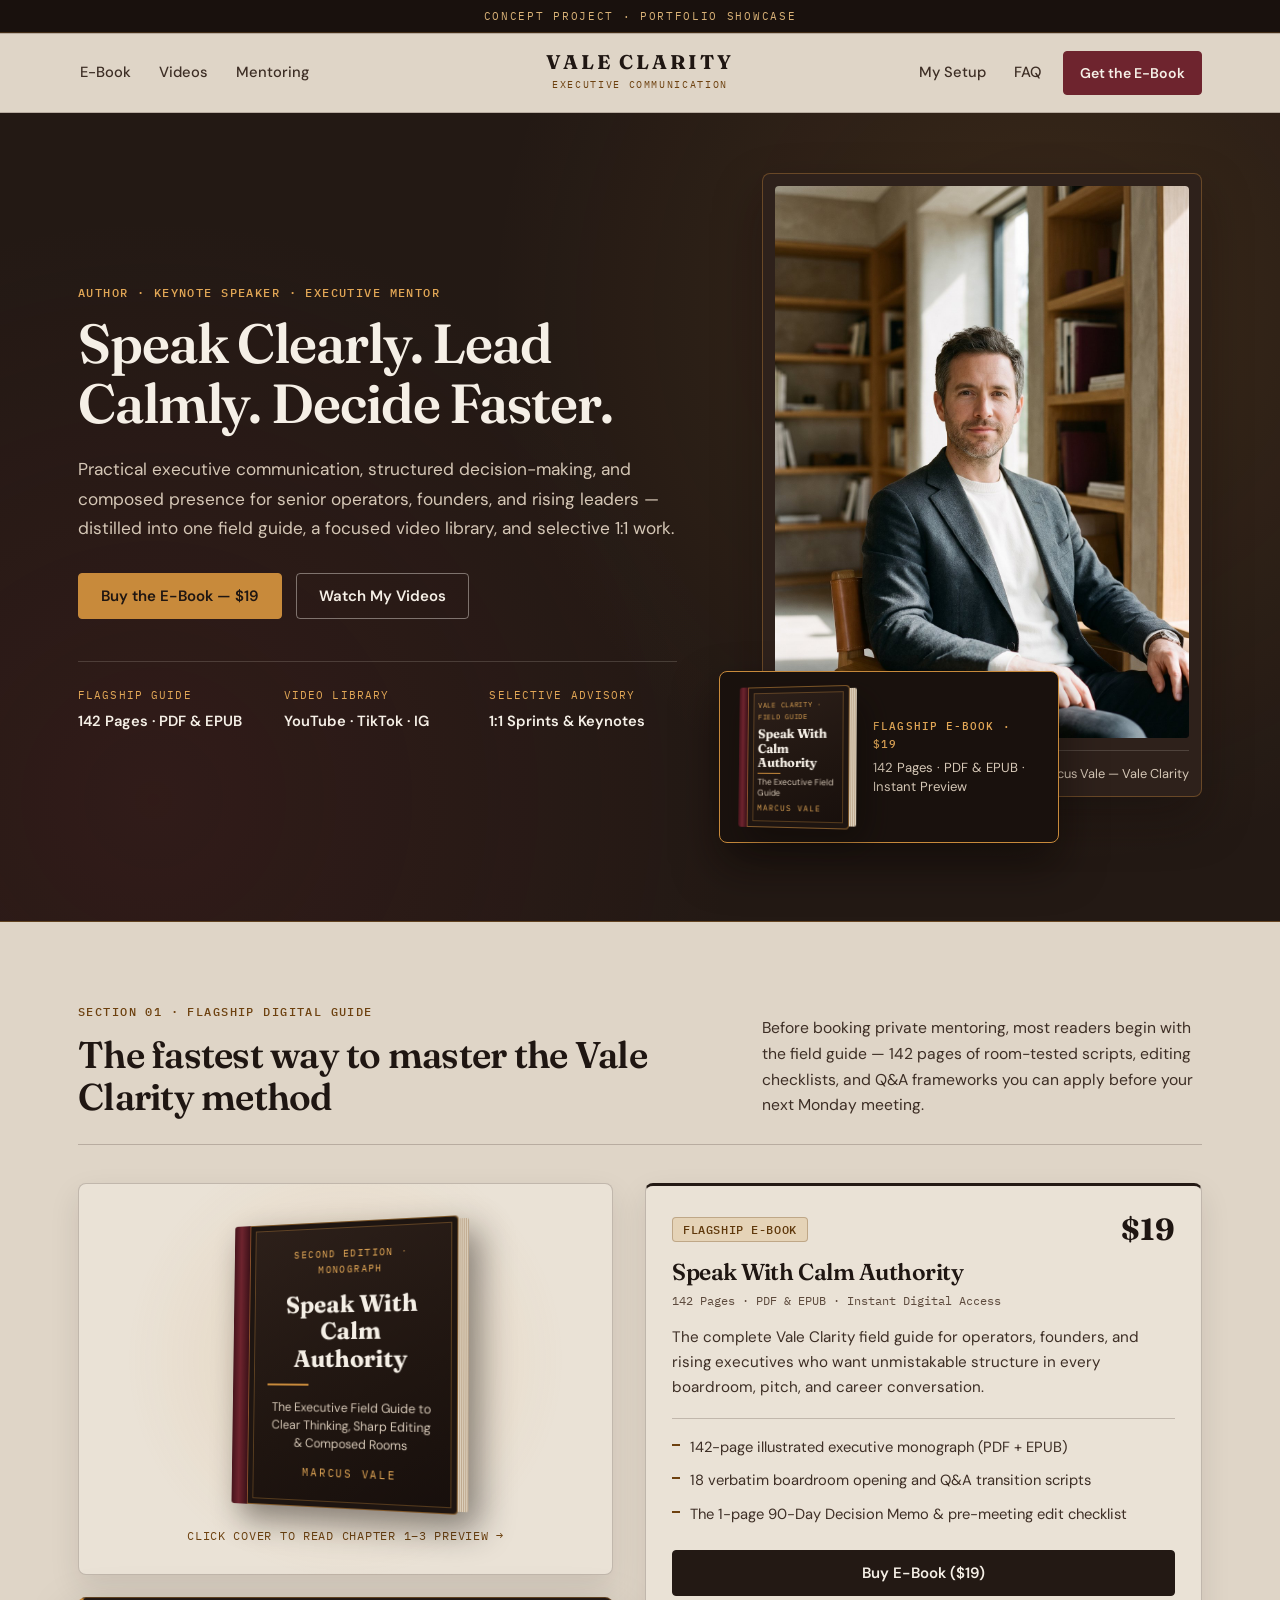
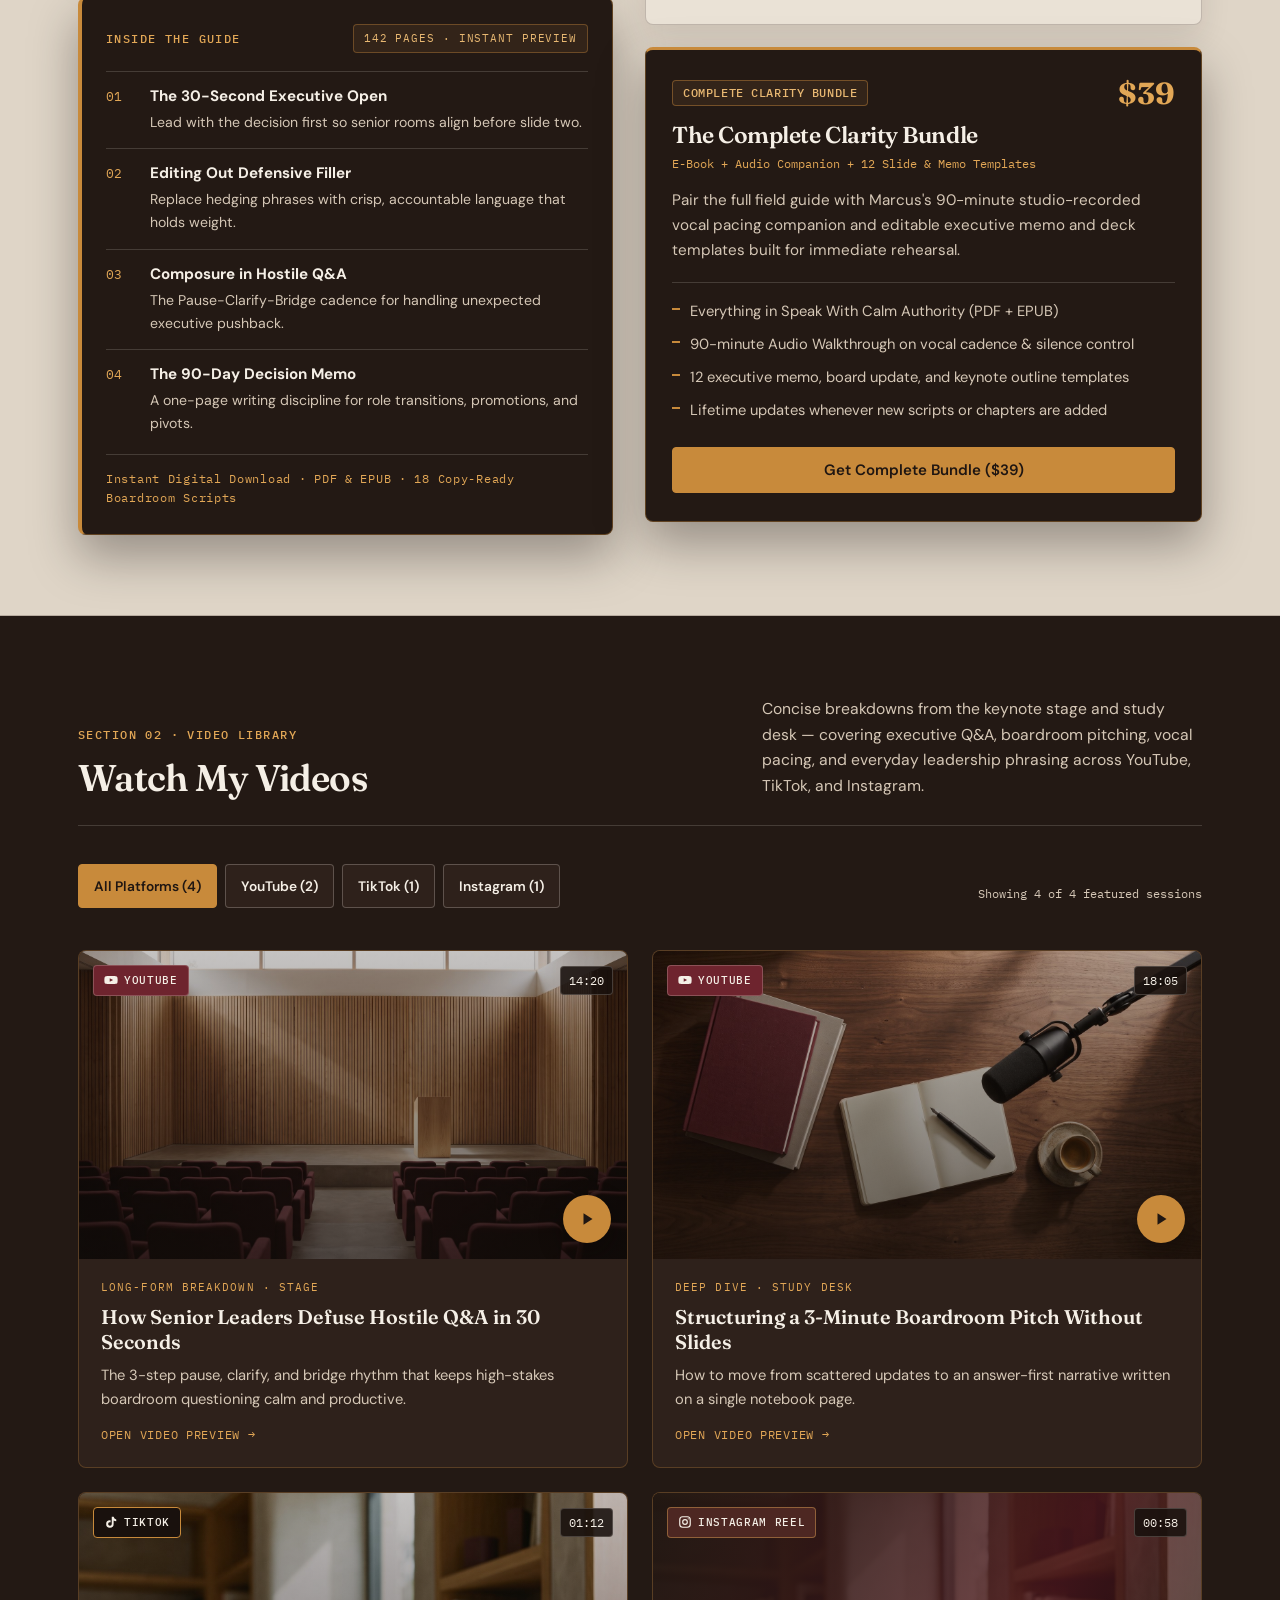
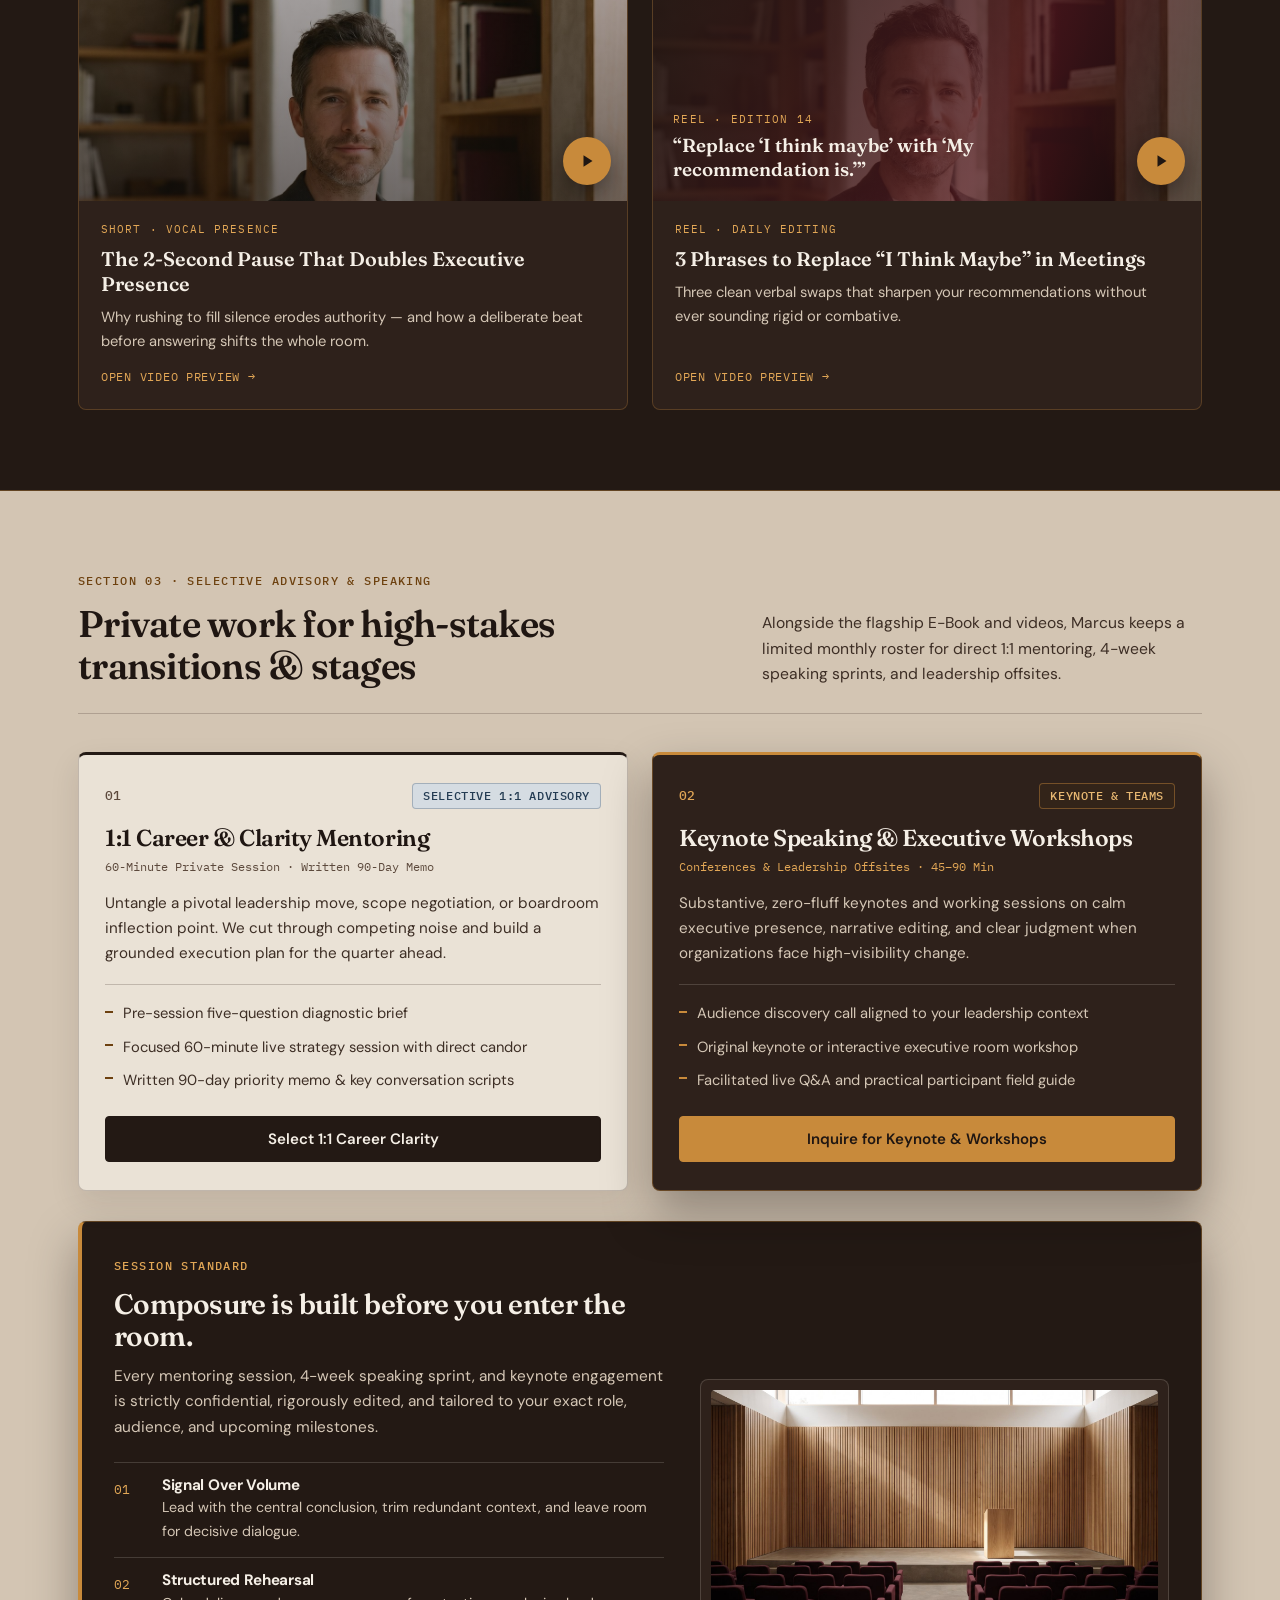
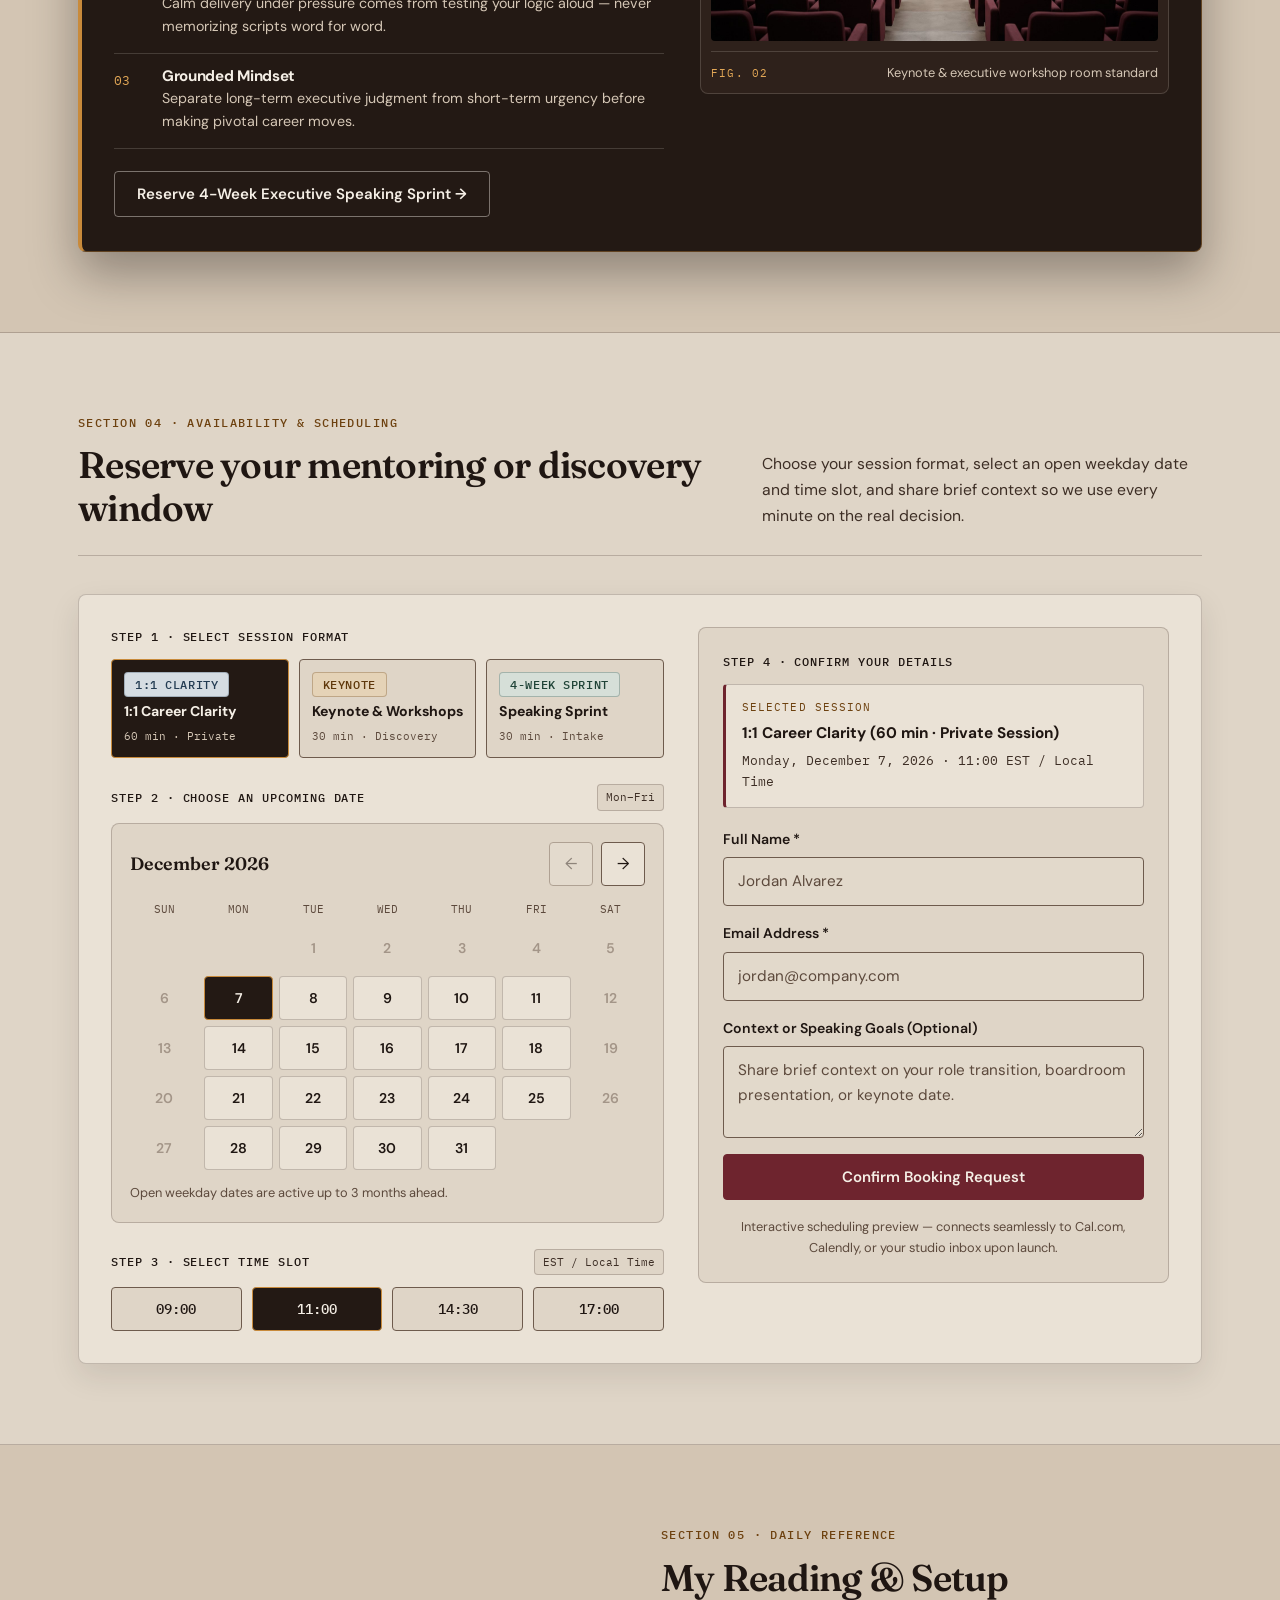
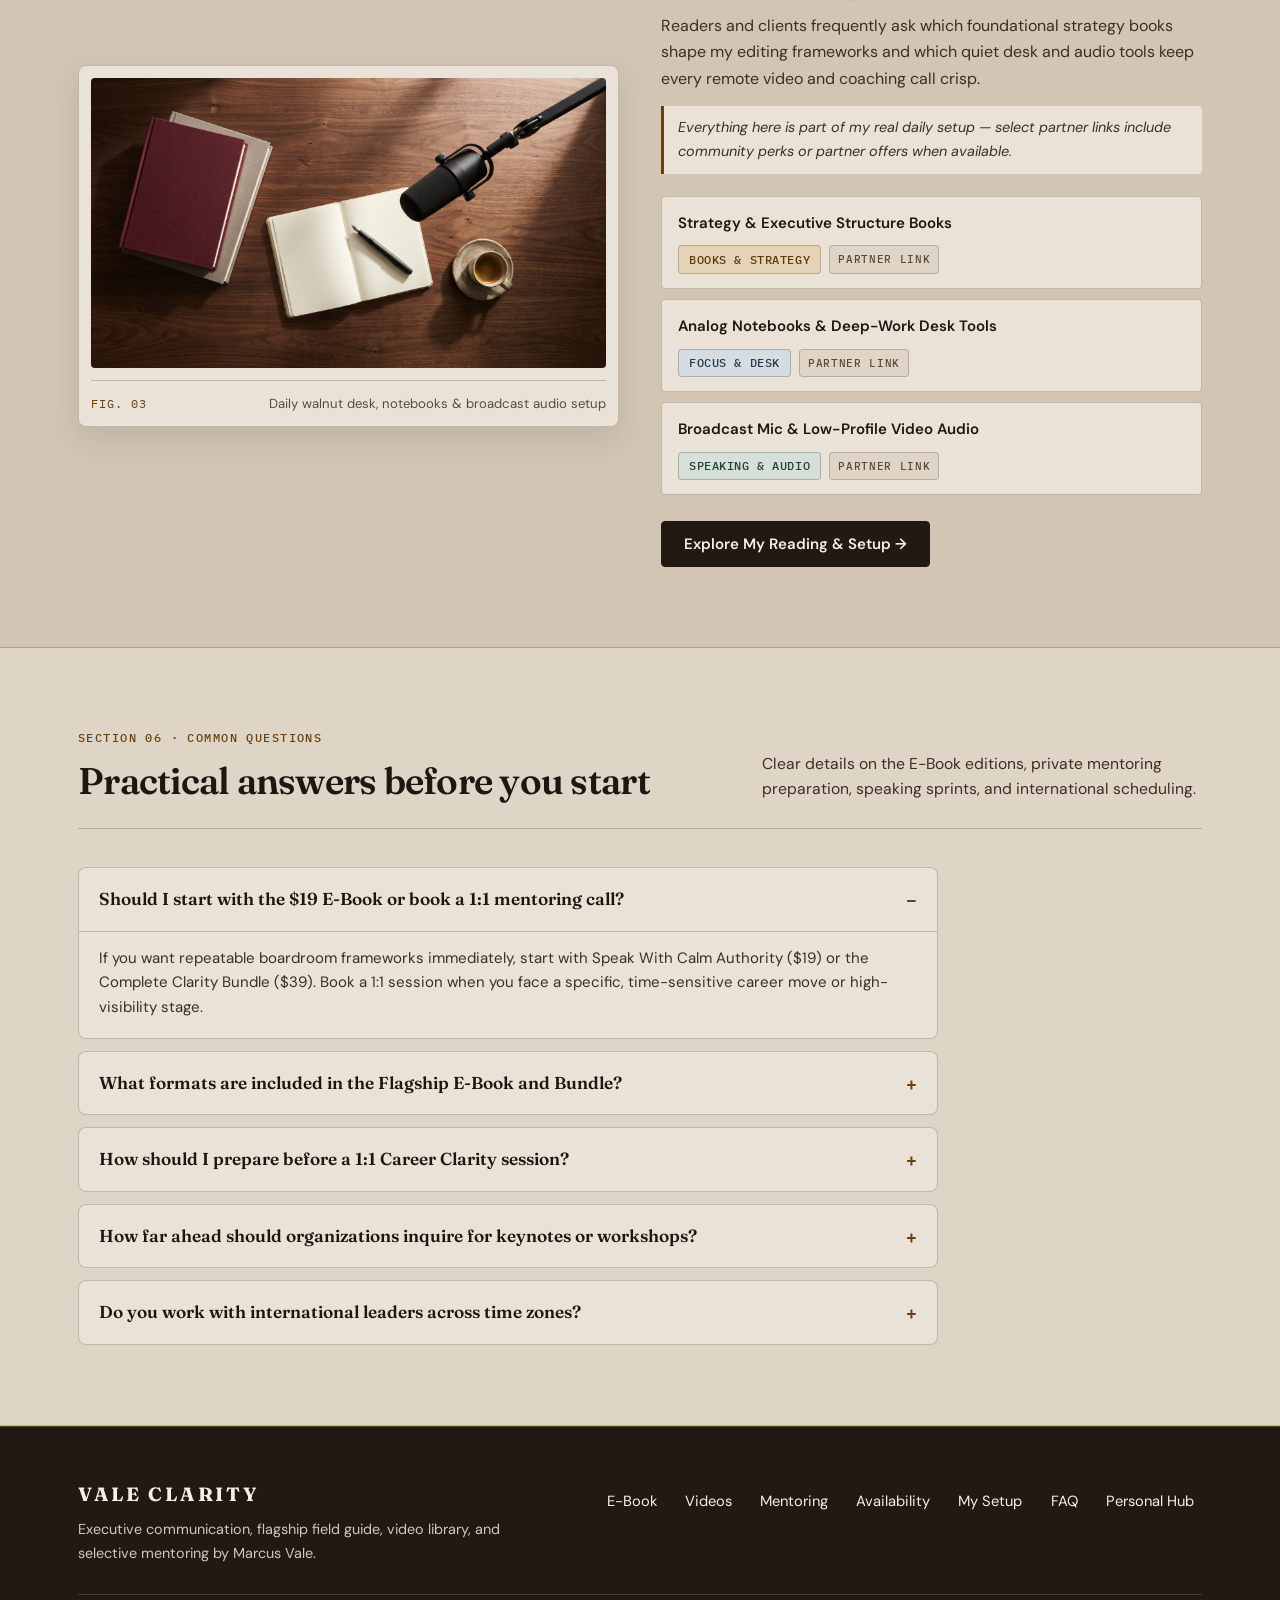
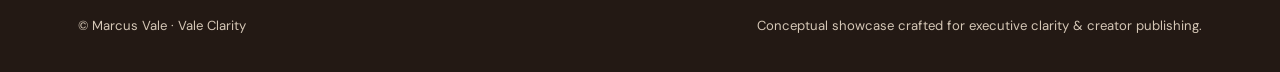
<file: projects/marcus-vale-mentor-concept/index.html>
<!DOCTYPE html>
<html lang="en">
<head>
  <meta charset="UTF-8">
  <meta name="viewport" content="width=device-width, initial-scale=1.0">
  <title>Marcus Vale — Vale Clarity | Executive Communication, E-Book &amp; Mentoring</title>
  <meta name="description" content="Vale Clarity by Marcus Vale: flagship executive communication field guide, video library, selective 1:1 mentoring, keynotes, and daily reading setup.">
  <link rel="preconnect" href="https://fonts.googleapis.com">
  <link rel="preconnect" href="https://fonts.gstatic.com" crossorigin>
  <link href="https://fonts.googleapis.com/css2?family=DM+Sans:ital,opsz,wght@0,9..40,400..700;1,9..40,400..500&amp;family=Fraunces:ital,opsz,wght@0,9..144,500;0,9..144,600;0,9..144,700;1,9..144,500&amp;family=IBM+Plex+Mono:wght@400;500&amp;display=swap" rel="stylesheet">
  <link rel="stylesheet" href="styles.css">
</head>
<body>
  <a class="skip-link" href="#main-content">Skip to main content</a>

  <!-- Single Sleek Concept Strip -->
  <div class="concept-bar" role="note">
    <div class="concept-bar__inner">CONCEPT PROJECT · PORTFOLIO SHOWCASE</div>
  </div>

  <!-- Centered Magazine Masthead Navbar -->
  <header class="masthead-header">
    <div class="container masthead__inner">
      <nav class="masthead__nav masthead__nav--left" aria-label="Primary sections">
        <a href="#ebook">E-Book</a>
        <a href="#videos">Videos</a>
        <a href="#mentoring">Mentoring</a>
      </nav>

      <a class="masthead__brand" href="index.html" aria-label="Vale Clarity home">
        <span class="masthead__title">VALE CLARITY</span>
        <span class="masthead__sub">EXECUTIVE COMMUNICATION</span>
      </a>

      <div class="masthead__right">
        <nav class="masthead__nav masthead__nav--right" aria-label="Secondary sections">
          <a href="#setup">My Setup</a>
          <a href="#faq">FAQ</a>
        </nav>
        <a class="btn btn-claret btn-sm masthead__cta" href="#ebook">Get the E-Book</a>
        <button
          type="button"
          class="menu-toggle"
          data-drawer-toggle
          aria-expanded="false"
          aria-controls="mobile-drawer"
          aria-label="Open navigation menu"
        >
          <svg width="20" height="20" viewBox="0 0 20 20" fill="none" aria-hidden="true">
            <path d="M3 5.5H17M3 10H17M3 14.5H17" stroke="currentColor" stroke-width="1.8" stroke-linecap="square" />
          </svg>
        </button>
      </div>
    </div>
  </header>

  <!-- Accessible Mobile Drawer -->
  <div id="drawer-backdrop" class="drawer-backdrop" hidden></div>
  <div id="mobile-drawer" class="mobile-drawer" role="dialog" aria-modal="true" aria-label="Mobile navigation" hidden>
    <div class="mobile-drawer__head">
      <div class="mobile-drawer__brand">
        <span class="masthead__title">VALE CLARITY</span>
        <span class="masthead__sub">EXECUTIVE COMMUNICATION</span>
      </div>
      <button type="button" class="mobile-drawer__close" data-drawer-close aria-label="Close navigation menu">×</button>
    </div>
    <nav class="mobile-drawer__nav" aria-label="Mobile links">
      <a href="#ebook">E-Book</a>
      <a href="#videos">Watch My Videos</a>
      <a href="#mentoring">Mentoring &amp; Keynotes</a>
      <a href="#availability">Availability</a>
      <a href="#setup">My Setup</a>
      <a href="#faq">FAQ</a>
      <a href="bio-link.html">Personal Hub</a>
    </nav>
    <button type="button" class="btn btn-cognac btn-block" data-ebook-trigger="flagship" data-drawer-trigger-close>
      Buy the E-Book — $19
    </button>
  </div>

  <main id="main-content">
    <!-- Dark Espresso Split Hero + Overlapping 3D Flagship E-Book Card -->
    <section class="hero-espresso" aria-labelledby="hero-heading">
      <div class="container hero-espresso__grid">
        <div class="hero-espresso__content">
          <p class="eyebrow eyebrow--gold">Author · Keynote Speaker · Executive Mentor</p>
          <h1 id="hero-heading" class="hero-espresso__title">Speak Clearly. Lead Calmly. Decide Faster.</h1>
          <p class="hero-espresso__lead">
            Practical executive communication, structured decision-making, and composed presence for senior operators, founders, and rising leaders — distilled into one field guide, a focused video library, and selective 1:1 work.
          </p>

          <div class="hero-espresso__actions">
            <button type="button" class="btn btn-cognac" data-ebook-trigger="flagship">
              Buy the E-Book — $19
            </button>
            <a class="btn btn-outline-light" href="#videos">
              Watch My Videos
            </a>
          </div>

          <div class="hero-ledger" aria-label="Practice highlights">
            <div class="hero-ledger__item">
              <span class="hero-ledger__label">Flagship Guide</span>
              <span class="hero-ledger__value">142 Pages · PDF &amp; EPUB</span>
            </div>
            <div class="hero-ledger__item">
              <span class="hero-ledger__label">Video Library</span>
              <span class="hero-ledger__value">YouTube · TikTok · IG</span>
            </div>
            <div class="hero-ledger__item">
              <span class="hero-ledger__label">Selective Advisory</span>
              <span class="hero-ledger__value">1:1 Sprints &amp; Keynotes</span>
            </div>
          </div>
        </div>

        <div class="hero-espresso__stage">
          <figure class="hero-portrait">
            <div class="hero-portrait__frame">
              <img
                src="assets/marcus-portrait.jpg"
                alt="Marcus Vale seated in an architectural wood-paneled study with natural window light"
                width="1200"
                height="1600"
                fetchpriority="high"
              >
            </div>
            <figcaption class="hero-portrait__caption">
              <span class="hero-portrait__code">ISSUE 04 · MONOGRAPH</span>
              <span>Marcus Vale — Vale Clarity</span>
            </figcaption>
          </figure>

          <!-- Overlapping 3D CSS Flagship E-Book Cover Card -->
          <button
            type="button"
            class="hero-book-card"
            data-ebook-trigger="flagship"
            aria-label="Open Flagship E-Book Preview: Speak With Calm Authority — The Executive Field Guide"
          >
            <span class="book-3d book-3d--compact" aria-hidden="true">
              <span class="book-3d__spine"></span>
              <span class="book-3d__cover">
                <span class="book-3d__kicker">VALE CLARITY · FIELD GUIDE</span>
                <span class="book-3d__title">Speak With Calm Authority</span>
                <span class="book-3d__rule"></span>
                <span class="book-3d__subtitle">The Executive Field Guide</span>
                <span class="book-3d__author">MARCUS VALE</span>
              </span>
              <span class="book-3d__pages"></span>
            </span>
            <span class="hero-book-card__meta">
              <span class="hero-book-card__tag">FLAGSHIP E-BOOK · $19</span>
              <span class="hero-book-card__details">142 Pages · PDF &amp; EPUB · Instant Preview</span>
            </span>
          </button>
        </div>
      </div>
    </section>

    <!-- Section 01: Flagship Digital Guides & E-Book Spotlight -->
    <section id="ebook" class="band band--sand section-anchor" aria-labelledby="ebook-heading">
      <div class="container">
        <div class="section-head">
          <div>
            <p class="eyebrow">Section 01 · Flagship Digital Guide</p>
            <h2 id="ebook-heading">The fastest way to master the Vale Clarity method</h2>
          </div>
          <p class="section-head__desc">
            Before booking private mentoring, most readers begin with the field guide — 142 pages of room-tested scripts, editing checklists, and Q&amp;A frameworks you can apply before your next Monday meeting.
          </p>
        </div>

        <div class="ebook-showcase">
          <!-- Left: 3D Hardcover Display + Commanding Dark Espresso INSIDE THE GUIDE -->
          <div class="ebook-showcase__left">
            <div class="ebook-pedestal">
              <button
                type="button"
                class="ebook-pedestal__trigger"
                data-ebook-trigger="flagship"
                aria-label="Preview chapters of Speak With Calm Authority"
              >
                <span class="book-3d book-3d--feature" aria-hidden="true">
                  <span class="book-3d__spine"></span>
                  <span class="book-3d__cover">
                    <span class="book-3d__kicker">SECOND EDITION · MONOGRAPH</span>
                    <span class="book-3d__title">Speak With Calm Authority</span>
                    <span class="book-3d__rule"></span>
                    <span class="book-3d__subtitle">The Executive Field Guide to Clear Thinking, Sharp Editing &amp; Composed Rooms</span>
                    <span class="book-3d__author">MARCUS VALE</span>
                  </span>
                  <span class="book-3d__pages"></span>
                </span>
                <span class="ebook-pedestal__hint">Click cover to read Chapter 1–3 preview →</span>
              </button>
            </div>

            <aside class="espresso-panel" aria-label="Inside the Guide overview">
              <div class="espresso-panel__head">
                <p class="eyebrow eyebrow--gold">Inside the Guide</p>
                <span class="mono-pill mono-pill--gold">142 Pages · Instant Preview</span>
              </div>
              <ol class="chapter-ledger">
                <li>
                  <span class="chapter-ledger__num">01</span>
                  <div>
                    <strong class="chapter-ledger__title">The 30-Second Executive Open</strong>
                    <p class="chapter-ledger__copy">Lead with the decision first so senior rooms align before slide two.</p>
                  </div>
                </li>
                <li>
                  <span class="chapter-ledger__num">02</span>
                  <div>
                    <strong class="chapter-ledger__title">Editing Out Defensive Filler</strong>
                    <p class="chapter-ledger__copy">Replace hedging phrases with crisp, accountable language that holds weight.</p>
                  </div>
                </li>
                <li>
                  <span class="chapter-ledger__num">03</span>
                  <div>
                    <strong class="chapter-ledger__title">Composure in Hostile Q&amp;A</strong>
                    <p class="chapter-ledger__copy">The Pause-Clarify-Bridge cadence for handling unexpected executive pushback.</p>
                  </div>
                </li>
                <li>
                  <span class="chapter-ledger__num">04</span>
                  <div>
                    <strong class="chapter-ledger__title">The 90-Day Decision Memo</strong>
                    <p class="chapter-ledger__copy">A one-page writing discipline for role transitions, promotions, and pivots.</p>
                  </div>
                </li>
              </ol>
              <p class="espresso-panel__foot">Instant Digital Download · PDF &amp; EPUB · 18 Copy-Ready Boardroom Scripts</p>
            </aside>
          </div>

          <!-- Right: Two Warm-Wood & Dark-Espresso Product Cards -->
          <div class="ebook-showcase__right">
            <article class="product-card product-card--wood">
              <div class="product-card__top">
                <span class="pill pill--cognac">Flagship E-Book</span>
                <span class="product-card__price" aria-label="19 US dollars">$19</span>
              </div>
              <h3 class="product-card__title">Speak With Calm Authority</h3>
              <p class="product-card__meta">142 Pages · PDF &amp; EPUB · Instant Digital Access</p>
              <p class="product-card__desc">
                The complete Vale Clarity field guide for operators, founders, and rising executives who want unmistakable structure in every boardroom, pitch, and career conversation.
              </p>
              <ul class="check-list">
                <li>142-page illustrated executive monograph (PDF + EPUB)</li>
                <li>18 verbatim boardroom opening and Q&amp;A transition scripts</li>
                <li>The 1-page 90-Day Decision Memo &amp; pre-meeting edit checklist</li>
              </ul>
              <button type="button" class="btn btn-espresso btn-block" data-ebook-trigger="flagship">
                Buy E-Book ($19)
              </button>
            </article>

            <article class="product-card product-card--espresso">
              <div class="product-card__top">
                <span class="pill pill--gold-dark">Complete Clarity Bundle</span>
                <span class="product-card__price product-card__price--gold" aria-label="39 US dollars">$39</span>
              </div>
              <h3 class="product-card__title">The Complete Clarity Bundle</h3>
              <p class="product-card__meta">E-Book + Audio Companion + 12 Slide &amp; Memo Templates</p>
              <p class="product-card__desc">
                Pair the full field guide with Marcus's 90-minute studio-recorded vocal pacing companion and editable executive memo and deck templates built for immediate rehearsal.
              </p>
              <ul class="check-list check-list--light">
                <li>Everything in Speak With Calm Authority (PDF + EPUB)</li>
                <li>90-minute Audio Walkthrough on vocal cadence &amp; silence control</li>
                <li>12 executive memo, board update, and keynote outline templates</li>
                <li>Lifetime updates whenever new scripts or chapters are added</li>
              </ul>
              <button type="button" class="btn btn-cognac btn-block" data-ebook-trigger="bundle">
                Get Complete Bundle ($39)
              </button>
            </article>
          </div>
        </div>
      </div>
    </section>

    <!-- Section 02: Watch My Videos (YouTube, TikTok & Instagram) -->
    <section id="videos" class="band band--espresso section-anchor" aria-labelledby="videos-heading">
      <div class="container">
        <div class="section-head section-head--dark">
          <div>
            <p class="eyebrow eyebrow--gold">Section 02 · Video Library</p>
            <h2 id="videos-heading">Watch My Videos</h2>
          </div>
          <p class="section-head__desc">
            Concise breakdowns from the keynote stage and study desk — covering executive Q&amp;A, boardroom pitching, vocal pacing, and everyday leadership phrasing across YouTube, TikTok, and Instagram.
          </p>
        </div>

        <div class="video-toolbar">
          <div class="filter-bar filter-bar--dark" role="group" aria-label="Filter videos by platform">
            <button type="button" class="filter-btn filter-btn--dark" data-video-filter="all" aria-pressed="true">All Platforms (4)</button>
            <button type="button" class="filter-btn filter-btn--dark" data-video-filter="youtube" aria-pressed="false">YouTube (2)</button>
            <button type="button" class="filter-btn filter-btn--dark" data-video-filter="tiktok" aria-pressed="false">TikTok (1)</button>
            <button type="button" class="filter-btn filter-btn--dark" data-video-filter="instagram" aria-pressed="false">Instagram (1)</button>
          </div>
          <p id="video-count" class="video-toolbar__count" aria-live="polite">Showing 4 of 4 featured sessions</p>
        </div>

        <div class="video-grid">
          <!-- Card 1: YouTube 14:20 -->
          <article class="video-card" data-video-platform="youtube">
            <button
              type="button"
              class="video-card__trigger"
              data-video-trigger="vid-qa"
              aria-label="Preview YouTube video: How Senior Leaders Defuse Hostile Q&amp;A in 30 Seconds (14:20)"
            >
              <span class="video-card__thumb">
                <img
                  src="assets/keynote-stage.jpg"
                  alt="Warm timber architectural auditorium stage where executive Q&amp;A workshops are filmed"
                  width="1600"
                  height="900"
                  loading="lazy"
                >
                <span class="video-card__scrim" aria-hidden="true"></span>
                <span class="video-card__badges">
                  <span class="platform-pill platform-pill--youtube">
                    <svg width="14" height="14" viewBox="0 0 24 24" fill="currentColor" aria-hidden="true"><path d="M23 7.5a3 3 0 0 0-2.1-2.1C19 5 12 5 12 5s-7 0-8.9.4A3 3 0 0 0 1 7.5 31 31 0 0 0 .6 12c0 1.5.1 3 .4 4.5a3 3 0 0 0 2.1 2.1C5 19 12 19 12 19s7 0 8.9-.4a3 3 0 0 0 2.1-2.1c.3-1.5.4-3 .4-4.5s-.1-3-.4-4.5ZM9.8 15.2V8.8L15.6 12l-5.8 3.2Z"/></svg>
                    YouTube
                  </span>
                  <span class="duration-pill">14:20</span>
                </span>
                <span class="play-badge" aria-hidden="true">
                  <svg width="20" height="20" viewBox="0 0 20 20" fill="currentColor"><path d="M6.5 4.2L15.5 10L6.5 15.8V4.2Z"/></svg>
                </span>
              </span>
              <span class="video-card__body">
                <span class="video-card__eyebrow">LONG-FORM BREAKDOWN · STAGE</span>
                <span class="video-card__title">How Senior Leaders Defuse Hostile Q&amp;A in 30 Seconds</span>
                <span class="video-card__desc">The 3-step pause, clarify, and bridge rhythm that keeps high-stakes boardroom questioning calm and productive.</span>
                <span class="video-card__cta">Open Video Preview →</span>
              </span>
            </button>
          </article>

          <!-- Card 2: YouTube 18:05 -->
          <article class="video-card" data-video-platform="youtube">
            <button
              type="button"
              class="video-card__trigger"
              data-video-trigger="vid-pitch"
              aria-label="Preview YouTube video: Structuring a 3-Minute Boardroom Pitch Without Slides (18:05)"
            >
              <span class="video-card__thumb">
                <img
                  src="assets/mentor-desk-setup.jpg"
                  alt="Walnut study desk with hardcover strategy books, open notebook, fountain pen, and broadcast microphone"
                  width="1600"
                  height="900"
                  loading="lazy"
                >
                <span class="video-card__scrim" aria-hidden="true"></span>
                <span class="video-card__badges">
                  <span class="platform-pill platform-pill--youtube">
                    <svg width="14" height="14" viewBox="0 0 24 24" fill="currentColor" aria-hidden="true"><path d="M23 7.5a3 3 0 0 0-2.1-2.1C19 5 12 5 12 5s-7 0-8.9.4A3 3 0 0 0 1 7.5 31 31 0 0 0 .6 12c0 1.5.1 3 .4 4.5a3 3 0 0 0 2.1 2.1C5 19 12 19 12 19s7 0 8.9-.4a3 3 0 0 0 2.1-2.1c.3-1.5.4-3 .4-4.5s-.1-3-.4-4.5ZM9.8 15.2V8.8L15.6 12l-5.8 3.2Z"/></svg>
                    YouTube
                  </span>
                  <span class="duration-pill">18:05</span>
                </span>
                <span class="play-badge" aria-hidden="true">
                  <svg width="20" height="20" viewBox="0 0 20 20" fill="currentColor"><path d="M6.5 4.2L15.5 10L6.5 15.8V4.2Z"/></svg>
                </span>
              </span>
              <span class="video-card__body">
                <span class="video-card__eyebrow">DEEP DIVE · STUDY DESK</span>
                <span class="video-card__title">Structuring a 3-Minute Boardroom Pitch Without Slides</span>
                <span class="video-card__desc">How to move from scattered updates to an answer-first narrative written on a single notebook page.</span>
                <span class="video-card__cta">Open Video Preview →</span>
              </span>
            </button>
          </article>

          <!-- Card 3: TikTok 01:12 -->
          <article class="video-card" data-video-platform="tiktok">
            <button
              type="button"
              class="video-card__trigger"
              data-video-trigger="vid-pause"
              aria-label="Preview TikTok short: The 2-Second Pause That Doubles Executive Presence (01:12)"
            >
              <span class="video-card__thumb video-card__thumb--portrait">
                <img
                  src="assets/marcus-portrait.jpg"
                  alt="Marcus Vale speaking directly to camera in a wood-paneled study"
                  width="1200"
                  height="1600"
                  loading="lazy"
                >
                <span class="video-card__scrim" aria-hidden="true"></span>
                <span class="video-card__badges">
                  <span class="platform-pill platform-pill--tiktok">
                    <svg width="14" height="14" viewBox="0 0 24 24" fill="currentColor" aria-hidden="true"><path d="M16.5 3a5.5 5.5 0 0 0 4.5 4.5v3.2a8.4 8.4 0 0 1-4.5-1.3v6.2a6.4 6.4 0 1 1-6.4-6.4c.4 0 .8 0 1.2.1v3.3a3.1 3.1 0 1 0 2 2.9V3h3.2Z"/></svg>
                    TikTok
                  </span>
                  <span class="duration-pill">01:12</span>
                </span>
                <span class="play-badge" aria-hidden="true">
                  <svg width="20" height="20" viewBox="0 0 20 20" fill="currentColor"><path d="M6.5 4.2L15.5 10L6.5 15.8V4.2Z"/></svg>
                </span>
              </span>
              <span class="video-card__body">
                <span class="video-card__eyebrow">SHORT · VOCAL PRESENCE</span>
                <span class="video-card__title">The 2-Second Pause That Doubles Executive Presence</span>
                <span class="video-card__desc">Why rushing to fill silence erodes authority — and how a deliberate beat before answering shifts the whole room.</span>
                <span class="video-card__cta">Open Video Preview →</span>
              </span>
            </button>
          </article>

          <!-- Card 4: Instagram Reel 00:58 -->
          <article class="video-card" data-video-platform="instagram">
            <button
              type="button"
              class="video-card__trigger"
              data-video-trigger="vid-phrases"
              aria-label="Preview Instagram Reel: 3 Phrases to Replace I Think Maybe in Meetings (00:58)"
            >
              <span class="video-card__thumb video-card__thumb--editorial">
                <img
                  src="assets/marcus-portrait.jpg"
                  alt="Editorial portrait frame of Marcus Vale for Instagram Reel typography card"
                  width="1200"
                  height="1600"
                  loading="lazy"
                >
                <span class="video-card__reel-overlay" aria-hidden="true">
                  <span class="video-card__reel-kicker">REEL · EDITION 14</span>
                  <span class="video-card__reel-quote">“Replace ‘I think maybe’ with ‘My recommendation is.’”</span>
                </span>
                <span class="video-card__badges">
                  <span class="platform-pill platform-pill--instagram">
                    <svg width="14" height="14" viewBox="0 0 24 24" fill="none" stroke="currentColor" stroke-width="2" aria-hidden="true"><rect x="3" y="3" width="18" height="18" rx="5"/><circle cx="12" cy="12" r="4"/><circle cx="17.5" cy="6.5" r="1" fill="currentColor" stroke="none"/></svg>
                    Instagram Reel
                  </span>
                  <span class="duration-pill">00:58</span>
                </span>
                <span class="play-badge" aria-hidden="true">
                  <svg width="20" height="20" viewBox="0 0 20 20" fill="currentColor"><path d="M6.5 4.2L15.5 10L6.5 15.8V4.2Z"/></svg>
                </span>
              </span>
              <span class="video-card__body">
                <span class="video-card__eyebrow">REEL · DAILY EDITING</span>
                <span class="video-card__title">3 Phrases to Replace “I Think Maybe” in Meetings</span>
                <span class="video-card__desc">Three clean verbal swaps that sharpen your recommendations without ever sounding rigid or combative.</span>
                <span class="video-card__cta">Open Video Preview →</span>
              </span>
            </button>
          </article>
        </div>
      </div>
    </section>

    <!-- Section 03: Selective 1:1 Mentoring, Keynotes & SESSION STANDARD -->
    <section id="mentoring" class="band band--taupe section-anchor" aria-labelledby="mentoring-heading">
      <div class="container">
        <div class="section-head">
          <div>
            <p class="eyebrow">Section 03 · Selective Advisory &amp; Speaking</p>
            <h2 id="mentoring-heading">Private work for high-stakes transitions &amp; stages</h2>
          </div>
          <p class="section-head__desc">
            Alongside the flagship E-Book and videos, Marcus keeps a limited monthly roster for direct 1:1 mentoring, 4-week speaking sprints, and leadership offsites.
          </p>
        </div>

        <div class="mentoring-duo">
          <article class="advisory-card advisory-card--wood">
            <div class="advisory-card__top">
              <span class="advisory-card__num">01</span>
              <span class="pill pill--slate">Selective 1:1 Advisory</span>
            </div>
            <h3>1:1 Career &amp; Clarity Mentoring</h3>
            <p class="advisory-card__meta">60-Minute Private Session · Written 90-Day Memo</p>
            <p class="advisory-card__desc">
              Untangle a pivotal leadership move, scope negotiation, or boardroom inflection point. We cut through competing noise and build a grounded execution plan for the quarter ahead.
            </p>
            <ul class="check-list">
              <li>Pre-session five-question diagnostic brief</li>
              <li>Focused 60-minute live strategy session with direct candor</li>
              <li>Written 90-day priority memo &amp; key conversation scripts</li>
            </ul>
            <a class="btn btn-espresso btn-block" href="#availability" data-select-offering="career-clarity">
              Select 1:1 Career Clarity
            </a>
          </article>

          <article class="advisory-card advisory-card--walnut">
            <div class="advisory-card__top">
              <span class="advisory-card__num advisory-card__num--gold">02</span>
              <span class="pill pill--gold-dark">Keynote &amp; Teams</span>
            </div>
            <h3>Keynote Speaking &amp; Executive Workshops</h3>
            <p class="advisory-card__meta">Conferences &amp; Leadership Offsites · 45–90 Min</p>
            <p class="advisory-card__desc">
              Substantive, zero-fluff keynotes and working sessions on calm executive presence, narrative editing, and clear judgment when organizations face high-visibility change.
            </p>
            <ul class="check-list check-list--light">
              <li>Audience discovery call aligned to your leadership context</li>
              <li>Original keynote or interactive executive room workshop</li>
              <li>Facilitated live Q&amp;A and practical participant field guide</li>
            </ul>
            <a class="btn btn-cognac btn-block" href="#availability" data-select-offering="keynote-workshops">
              Inquire for Keynote &amp; Workshops
            </a>
          </article>
        </div>

        <!-- Commanding Dark Espresso SESSION STANDARD Block -->
        <div class="session-standard">
          <div class="session-standard__content">
            <p class="eyebrow eyebrow--gold">Session Standard</p>
            <h3 class="session-standard__title">Composure is built before you enter the room.</h3>
            <p class="session-standard__lead">
              Every mentoring session, 4-week speaking sprint, and keynote engagement is strictly confidential, rigorously edited, and tailored to your exact role, audience, and upcoming milestones.
            </p>

            <div class="standard-pillars">
              <div class="standard-pillar">
                <span class="standard-pillar__num">01</span>
                <div>
                  <h4 class="standard-pillar__title">Signal Over Volume</h4>
                  <p class="standard-pillar__text">Lead with the central conclusion, trim redundant context, and leave room for decisive dialogue.</p>
                </div>
              </div>
              <div class="standard-pillar">
                <span class="standard-pillar__num">02</span>
                <div>
                  <h4 class="standard-pillar__title">Structured Rehearsal</h4>
                  <p class="standard-pillar__text">Calm delivery under pressure comes from testing your logic aloud — never memorizing scripts word for word.</p>
                </div>
              </div>
              <div class="standard-pillar">
                <span class="standard-pillar__num">03</span>
                <div>
                  <h4 class="standard-pillar__title">Grounded Mindset</h4>
                  <p class="standard-pillar__text">Separate long-term executive judgment from short-term urgency before making pivotal career moves.</p>
                </div>
              </div>
            </div>

            <div class="session-standard__actions">
              <a class="btn btn-outline-light" href="#availability" data-select-offering="speaking-sprint">
                Reserve 4-Week Executive Speaking Sprint →
              </a>
            </div>
          </div>

          <figure class="session-standard__figure">
            <div class="session-standard__frame">
              <img
                src="assets/keynote-stage.jpg"
                alt="Minimalist architectural timber auditorium prepared for a leadership keynote"
                width="1600"
                height="900"
                loading="lazy"
              >
            </div>
            <figcaption class="session-standard__caption">
              <span class="hero-portrait__code">FIG. 02</span>
              <span>Keynote &amp; executive workshop room standard</span>
            </figcaption>
          </figure>
        </div>
      </div>
    </section>

    <!-- Section 04: Interactive Mentoring & Keynote Booking Calendar -->
    <section id="availability" class="band band--sand section-anchor" aria-labelledby="availability-heading">
      <div class="container">
        <div class="section-head">
          <div>
            <p class="eyebrow">Section 04 · Availability &amp; Scheduling</p>
            <h2 id="availability-heading">Reserve your mentoring or discovery window</h2>
          </div>
          <p class="section-head__desc">
            Choose your session format, select an open weekday date and time slot, and share brief context so we use every minute on the real decision.
          </p>
        </div>

        <div id="booking-widget" class="booking-desk">
          <div class="booking-grid">
            <!-- Left Column: Steps 1, 2, 3 -->
            <div>
              <div class="booking-step">
                <div class="step-label">
                  <span class="step-label__text">Step 1 · Select Session Format</span>
                </div>
                <div class="offering-selector" role="group" aria-label="Session format">
                  <button type="button" class="offering-option" data-offering-option="career-clarity" aria-pressed="true">
                    <span class="pill pill--slate">1:1 Clarity</span>
                    <span class="offering-option__name">1:1 Career Clarity</span>
                    <span class="offering-option__meta">60 min · Private</span>
                  </button>
                  <button type="button" class="offering-option" data-offering-option="keynote-workshops" aria-pressed="false">
                    <span class="pill pill--cognac">Keynote</span>
                    <span class="offering-option__name">Keynote &amp; Workshops</span>
                    <span class="offering-option__meta">30 min · Discovery</span>
                  </button>
                  <button type="button" class="offering-option" data-offering-option="speaking-sprint" aria-pressed="false">
                    <span class="pill pill--forest">4-Week Sprint</span>
                    <span class="offering-option__name">Speaking Sprint</span>
                    <span class="offering-option__meta">30 min · Intake</span>
                  </button>
                </div>
              </div>

              <div class="booking-step">
                <div class="step-label">
                  <span class="step-label__text">Step 2 · Choose an Upcoming Date</span>
                  <span class="tz-badge">Mon–Fri</span>
                </div>
                <div class="calendar-box" aria-label="Availability calendar">
                  <div class="calendar-header">
                    <span id="calendar-month-label" class="calendar-month" aria-live="polite">Loading month…</span>
                    <div class="calendar-nav">
                      <button type="button" id="calendar-prev" class="cal-nav-btn" aria-label="Previous month">←</button>
                      <button type="button" id="calendar-next" class="cal-nav-btn" aria-label="Next month">→</button>
                    </div>
                  </div>
                  <div class="calendar-weekdays" aria-hidden="true">
                    <span class="calendar-weekday">Sun</span>
                    <span class="calendar-weekday">Mon</span>
                    <span class="calendar-weekday">Tue</span>
                    <span class="calendar-weekday">Wed</span>
                    <span class="calendar-weekday">Thu</span>
                    <span class="calendar-weekday">Fri</span>
                    <span class="calendar-weekday">Sat</span>
                  </div>
                  <div id="calendar-days" class="calendar-days" role="group" aria-label="Available calendar dates"></div>
                  <p class="calendar-legend">Open weekday dates are active up to 3 months ahead.</p>
                </div>
              </div>

              <div class="booking-step">
                <div class="step-label">
                  <span class="step-label__text">Step 3 · Select Time Slot</span>
                  <span class="tz-badge">EST / Local Time</span>
                </div>
                <div class="slots-grid" role="group" aria-label="Available time slots">
                  <button type="button" class="slot-btn" data-time-slot="09:00" aria-pressed="false">09:00</button>
                  <button type="button" class="slot-btn" data-time-slot="11:00" aria-pressed="true">11:00</button>
                  <button type="button" class="slot-btn" data-time-slot="14:30" aria-pressed="false">14:30</button>
                  <button type="button" class="slot-btn" data-time-slot="17:00" aria-pressed="false">17:00</button>
                </div>
              </div>
            </div>

            <!-- Right Column: Step 4 Form & Confirmation -->
            <div class="booking-details-panel">
              <div class="step-label">
                <span class="step-label__text">Step 4 · Confirm Your Details</span>
              </div>

              <div class="selection-summary" aria-live="polite">
                <p class="selection-summary__label">Selected Session</p>
                <p id="summary-offering" class="selection-summary__main">1:1 Career Clarity (60 min · Private Session)</p>
                <p id="summary-slot" class="selection-summary__slot">Select a date and time</p>
              </div>

              <form id="booking-form" class="booking-form" novalidate>
                <div class="form-field">
                  <label class="form-label" for="booking-name">Full Name *</label>
                  <input
                    id="booking-name"
                    name="name"
                    type="text"
                    class="form-input"
                    required
                    autocomplete="name"
                    placeholder="Jordan Alvarez"
                    aria-describedby="booking-name-error"
                  >
                  <p id="booking-name-error" class="field-error" role="alert" hidden></p>
                </div>

                <div class="form-field">
                  <label class="form-label" for="booking-email">Email Address *</label>
                  <input
                    id="booking-email"
                    name="email"
                    type="email"
                    class="form-input"
                    required
                    autocomplete="email"
                    placeholder="jordan@company.com"
                    aria-describedby="booking-email-error"
                  >
                  <p id="booking-email-error" class="field-error" role="alert" hidden></p>
                </div>

                <div class="form-field">
                  <label class="form-label" for="booking-notes">Context or Speaking Goals (Optional)</label>
                  <textarea
                    id="booking-notes"
                    name="notes"
                    class="form-textarea"
                    placeholder="Share brief context on your role transition, boardroom presentation, or keynote date."
                  ></textarea>
                </div>

                <button type="submit" class="btn btn-claret btn-block">Confirm Booking Request</button>
                <p class="scheduling-micro">
                  Interactive scheduling preview — connects seamlessly to Cal.com, Calendly, or your studio inbox upon launch.
                </p>
              </form>

              <div id="booking-confirmation" class="confirmation-card" hidden>
                <span class="confirmation-card__badge">Request Confirmed</span>
                <h3 id="confirmation-heading" class="confirmation-card__title" tabindex="-1">Your slot is reserved</h3>
                <p class="confirmation-card__intro">
                  Save the calendar invite below to hold this window on your schedule, or adjust the date and time at any point.
                </p>
                <dl class="confirmation-dl">
                  <div class="confirmation-dl__row">
                    <dt>Format</dt>
                    <dd id="conf-offering"></dd>
                  </div>
                  <div class="confirmation-dl__row">
                    <dt>Date</dt>
                    <dd id="conf-date"></dd>
                  </div>
                  <div class="confirmation-dl__row">
                    <dt>Time</dt>
                    <dd id="conf-time"></dd>
                  </div>
                  <div class="confirmation-dl__row">
                    <dt>Name</dt>
                    <dd id="conf-name"></dd>
                  </div>
                  <div class="confirmation-dl__row">
                    <dt>Email</dt>
                    <dd id="conf-email"></dd>
                  </div>
                  <div id="conf-notes-row" class="confirmation-dl__row" hidden>
                    <dt>Notes</dt>
                    <dd id="conf-notes"></dd>
                  </div>
                </dl>
                <div class="confirmation-actions">
                  <button type="button" id="download-ics-btn" class="btn btn-cognac">Download Calendar Invite (.ics)</button>
                  <button type="button" id="modify-time-btn" class="btn btn-outline-light">Modify Time</button>
                </div>
              </div>
            </div>
          </div>
        </div>
      </div>
    </section>

    <!-- Section 05: My Reading & Setup -->
    <section id="setup" class="band band--taupe section-anchor" aria-labelledby="setup-heading">
      <div class="container setup-grid">
        <figure class="editorial-figure">
          <div class="editorial-figure__frame">
            <img
              src="assets/mentor-desk-setup.jpg"
              alt="Overhead view of hardcover strategy books, open notebook, fountain pen, matte black broadcast microphone, and espresso cup on a dark walnut desk"
              width="1600"
              height="900"
              loading="lazy"
            >
          </div>
          <figcaption class="editorial-caption">
            <span class="editorial-caption__code">FIG. 03</span>
            <span>Daily walnut desk, notebooks &amp; broadcast audio setup</span>
          </figcaption>
        </figure>

        <div>
          <p class="eyebrow">Section 05 · Daily Reference</p>
          <h2 id="setup-heading">My Reading &amp; Setup</h2>
          <p class="setup-copy">
            Readers and clients frequently ask which foundational strategy books shape my editing frameworks and which quiet desk and audio tools keep every remote video and coaching call crisp.
          </p>
          <p class="partner-note">
            Everything here is part of my real daily setup — select partner links include community perks or partner offers when available.
          </p>

          <div class="stack-preview-list">
            <div class="stack-preview-item">
              <span class="stack-preview-item__title">Strategy &amp; Executive Structure Books</span>
              <span class="stack-preview-item__meta">
                <span class="pill pill--cognac">Books &amp; Strategy</span>
                <span class="partner-tag">Partner Link</span>
              </span>
            </div>
            <div class="stack-preview-item">
              <span class="stack-preview-item__title">Analog Notebooks &amp; Deep-Work Desk Tools</span>
              <span class="stack-preview-item__meta">
                <span class="pill pill--slate">Focus &amp; Desk</span>
                <span class="partner-tag">Partner Link</span>
              </span>
            </div>
            <div class="stack-preview-item">
              <span class="stack-preview-item__title">Broadcast Mic &amp; Low-Profile Video Audio</span>
              <span class="stack-preview-item__meta">
                <span class="pill pill--forest">Speaking &amp; Audio</span>
                <span class="partner-tag">Partner Link</span>
              </span>
            </div>
          </div>

          <a class="btn btn-espresso" href="bio-link.html#my-stack">Explore My Reading &amp; Setup →</a>
        </div>
      </div>
    </section>

    <!-- Section 06: Concise FAQ -->
    <section id="faq" class="band band--sand section-anchor" aria-labelledby="faq-heading">
      <div class="container">
        <div class="section-head">
          <div>
            <p class="eyebrow">Section 06 · Common Questions</p>
            <h2 id="faq-heading">Practical answers before you start</h2>
          </div>
          <p class="section-head__desc">
            Clear details on the E-Book editions, private mentoring preparation, speaking sprints, and international scheduling.
          </p>
        </div>

        <div class="faq-list">
          <details class="faq-item" open>
            <summary>Should I start with the $19 E-Book or book a 1:1 mentoring call?</summary>
            <div class="faq-item__body">
              If you want repeatable boardroom frameworks immediately, start with Speak With Calm Authority ($19) or the Complete Clarity Bundle ($39). Book a 1:1 session when you face a specific, time-sensitive career move or high-visibility stage.
            </div>
          </details>

          <details class="faq-item">
            <summary>What formats are included in the Flagship E-Book and Bundle?</summary>
            <div class="faq-item__body">
              The $19 Flagship E-Book includes a 142-page PDF and EPUB edition plus 18 boardroom scripts. The $39 Complete Clarity Bundle adds the 90-minute studio audio companion and 12 editable memo and slide templates.
            </div>
          </details>

          <details class="faq-item">
            <summary>How should I prepare before a 1:1 Career Clarity session?</summary>
            <div class="faq-item__body">
              After reserving a slot, you complete a short five-question diagnostic brief. Writing down your central decision and 90-day goal lets us spend the full hour solving the real problem rather than recapping context.
            </div>
          </details>

          <details class="faq-item">
            <summary>How far ahead should organizations inquire for keynotes or workshops?</summary>
            <div class="faq-item__body">
              For conferences and leadership offsites, 6 to 12 weeks provides enough runway for an audience discovery call and custom material. Shorter lead times are occasionally open for virtual executive sessions.
            </div>
          </details>

          <details class="faq-item">
            <summary>Do you work with international leaders across time zones?</summary>
            <div class="faq-item__body">
              Yes. All 1:1 sessions and 4-week speaking sprints run via studio-grade remote video across North America, Europe, and Asia-Pacific, with morning and late-afternoon weekday slots.
            </div>
          </details>
        </div>
      </div>
    </section>
  </main>

  <!-- Warm Espresso Footer -->
  <footer class="site-footer">
    <div class="container">
      <div class="site-footer__top">
        <div>
          <p class="footer-brand">VALE CLARITY</p>
          <p class="footer-tagline">
            Executive communication, flagship field guide, video library, and selective mentoring by Marcus Vale.
          </p>
        </div>
        <nav class="footer-links" aria-label="Footer navigation">
          <a href="#ebook">E-Book</a>
          <a href="#videos">Videos</a>
          <a href="#mentoring">Mentoring</a>
          <a href="#availability">Availability</a>
          <a href="#setup">My Setup</a>
          <a href="#faq">FAQ</a>
          <a href="bio-link.html">Personal Hub</a>
        </nav>
      </div>
      <div class="site-footer__bottom">
        <span>© Marcus Vale · Vale Clarity</span>
        <span>Conceptual showcase crafted for executive clarity &amp; creator publishing.</span>
      </div>
    </div>
  </footer>

  <!-- Interactive E-Book Preview Modal -->
  <div id="ebook-modal" class="modal-backdrop" hidden>
    <div
      class="modal-dialog modal-dialog--wide"
      role="dialog"
      aria-modal="true"
      aria-labelledby="ebook-modal-title"
      tabindex="-1"
    >
      <div class="modal-dialog__head">
        <div>
          <div class="modal-dialog__tags">
            <span id="ebook-modal-badge" class="pill pill--cognac">Flagship E-Book</span>
            <span class="mono-pill mono-pill--wood">Concept Preview</span>
          </div>
          <h3 id="ebook-modal-title">Speak With Calm Authority</h3>
        </div>
        <button type="button" class="modal-close-btn" data-modal-close aria-label="Close E-Book preview">×</button>
      </div>

      <div class="ebook-modal__switcher" role="group" aria-label="Select digital edition">
        <button type="button" class="edition-tab" data-ebook-edition="flagship" aria-pressed="true">
          Flagship E-Book · $19
        </button>
        <button type="button" class="edition-tab" data-ebook-edition="bundle" aria-pressed="false">
          Complete Clarity Bundle · $39
        </button>
      </div>

      <div class="ebook-modal__summary">
        <div>
          <p id="ebook-modal-subtitle" class="ebook-modal__sub">142 Pages · PDF &amp; EPUB · 18 Boardroom Scripts</p>
          <ul id="ebook-modal-includes" class="modal-list"></ul>
        </div>
        <div class="ebook-modal__price-box">
          <span class="ebook-modal__price-label">Edition Price</span>
          <span id="ebook-modal-price" class="ebook-modal__price">$19</span>
          <span class="ebook-modal__price-note">One-time · Digital preview</span>
        </div>
      </div>

      <div class="chapter-preview">
        <div class="chapter-preview__tabs" role="group" aria-label="Sample chapter excerpts">
          <button type="button" class="chapter-tab" data-chapter-tab="ch1" aria-pressed="true">Ch. 01 · 30s Open</button>
          <button type="button" class="chapter-tab" data-chapter-tab="ch2" aria-pressed="false">Ch. 02 · Sharp Editing</button>
          <button type="button" class="chapter-tab" data-chapter-tab="ch3" aria-pressed="false">Ch. 03 · Calm Q&amp;A</button>
        </div>
        <div class="chapter-preview__reader">
          <p id="ebook-chapter-title" class="chapter-preview__heading"></p>
          <p id="ebook-chapter-excerpt" class="chapter-preview__text"></p>
        </div>
      </div>

      <div class="concept-notice-bar">
        CONCEPT PREVIEW ONLY · NON-TRANSACTIONAL DEMO CHECKOUT
      </div>

      <p id="ebook-preview-status" class="modal-status-msg" aria-live="polite" hidden></p>

      <div class="modal-dialog__actions">
        <button type="button" id="ebook-preview-action" class="btn btn-espresso">
          Preview Checkout Status ($19)
        </button>
        <button type="button" class="btn btn-wood-outline" data-modal-close>Close Preview</button>
      </div>
    </div>
  </div>

  <!-- Safe Interactive Video Preview Modal (Non-Live Destination Control) -->
  <div id="video-modal" class="modal-backdrop" hidden>
    <div
      class="modal-dialog"
      role="dialog"
      aria-modal="true"
      aria-labelledby="video-modal-title"
      tabindex="-1"
    >
      <div class="modal-dialog__head">
        <div>
          <div class="modal-dialog__tags">
            <span id="video-modal-platform" class="pill pill--claret">YouTube</span>
            <span id="video-modal-duration" class="mono-pill mono-pill--wood">14:20</span>
          </div>
          <h3 id="video-modal-title">Video Title</h3>
        </div>
        <button type="button" class="modal-close-btn" data-modal-close aria-label="Close video preview">×</button>
      </div>

      <p id="video-modal-summary" class="modal-dialog__desc"></p>

      <div class="modal-takeaways">
        <p class="modal-takeaways__label">Key Takeaways in This Session</p>
        <ul id="video-modal-takeaways" class="modal-list"></ul>
      </div>

      <div id="video-modal-notice" class="concept-notice-bar">
        CONCEPT PREVIEW ONLY · EXTERNAL CHANNEL NOT LIVE
      </div>

      <p id="video-modal-placeholder-feedback" class="modal-status-msg" aria-live="polite" hidden></p>

      <div class="modal-dialog__actions">
        <button
          type="button"
          id="video-modal-placeholder-btn"
          class="btn btn-preview-nonlive"
          aria-disabled="true"
          data-nonlive-control
        >
          Demo Preview — YouTube Destination Not Live
        </button>
        <button type="button" class="btn btn-wood-outline" data-modal-close>Close</button>
      </div>
    </div>
  </div>

  <script src="app.js" defer></script>
</body>
</html>
</file>
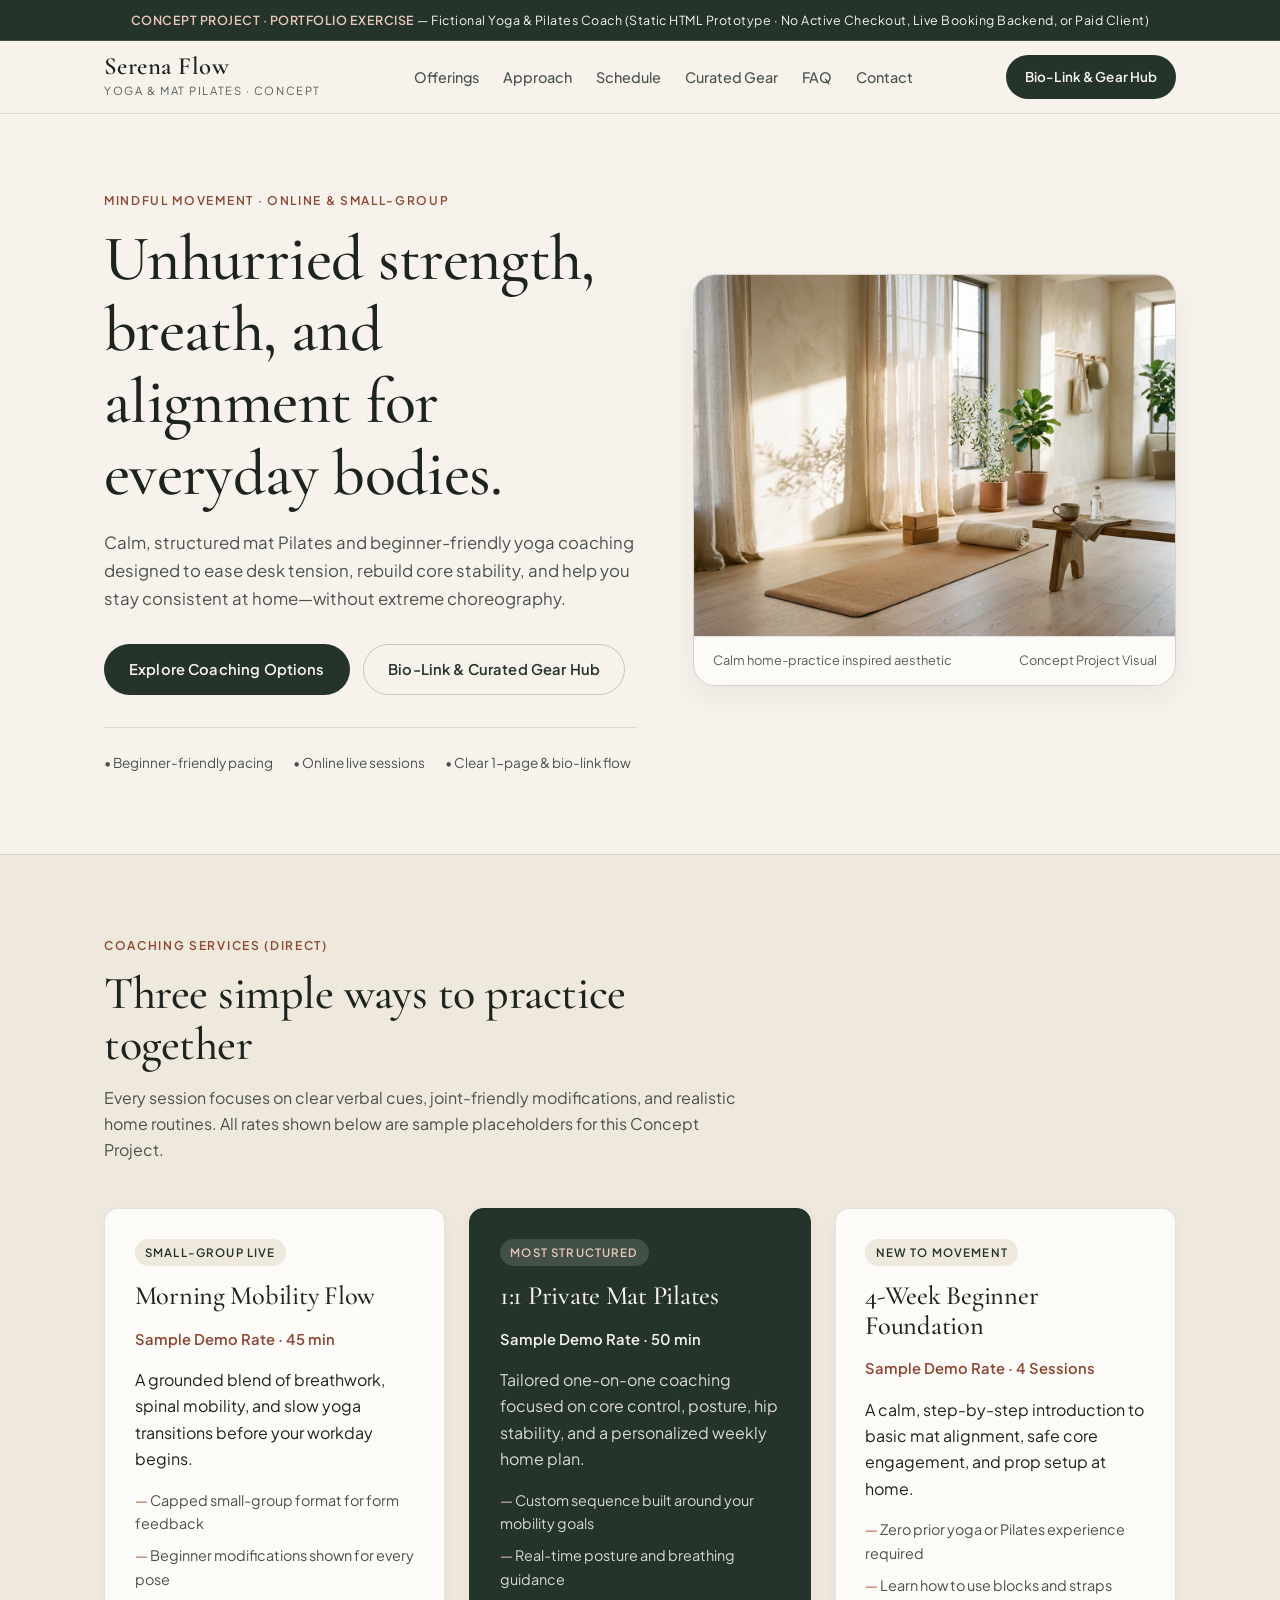
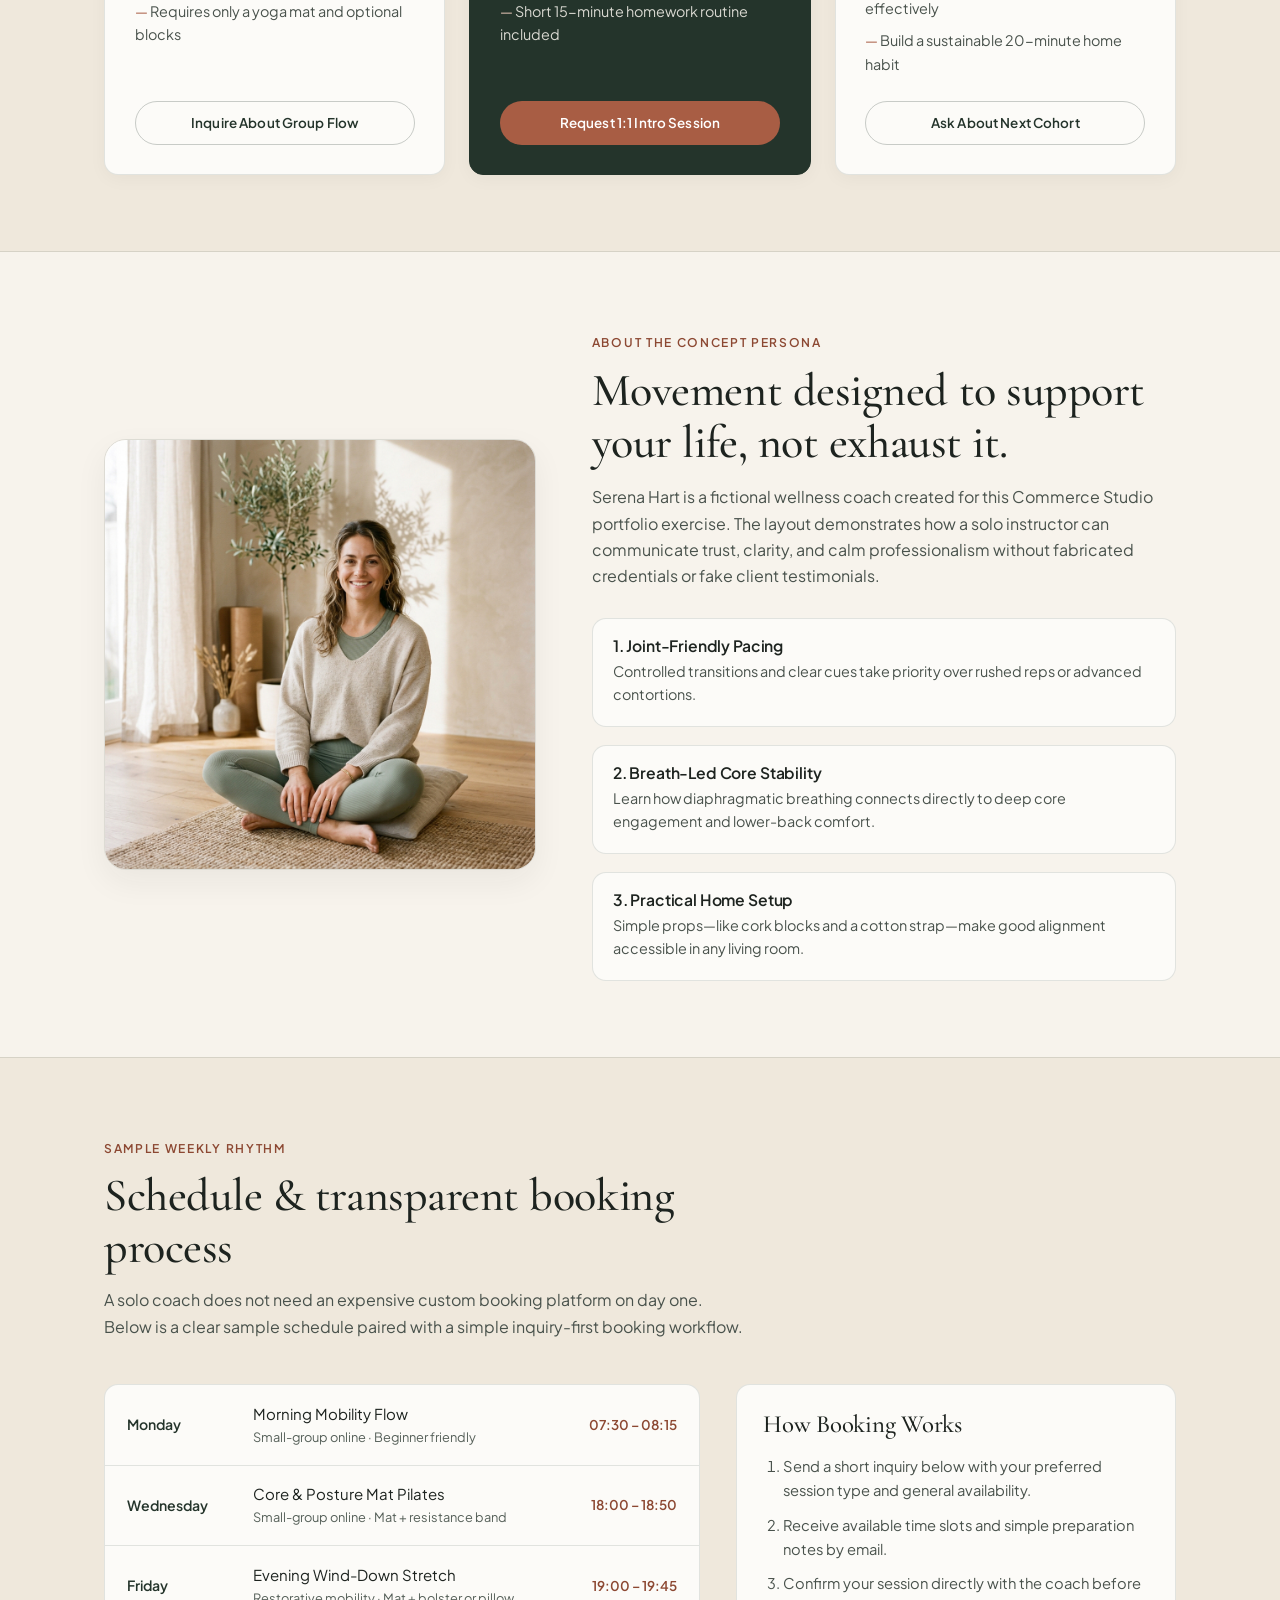
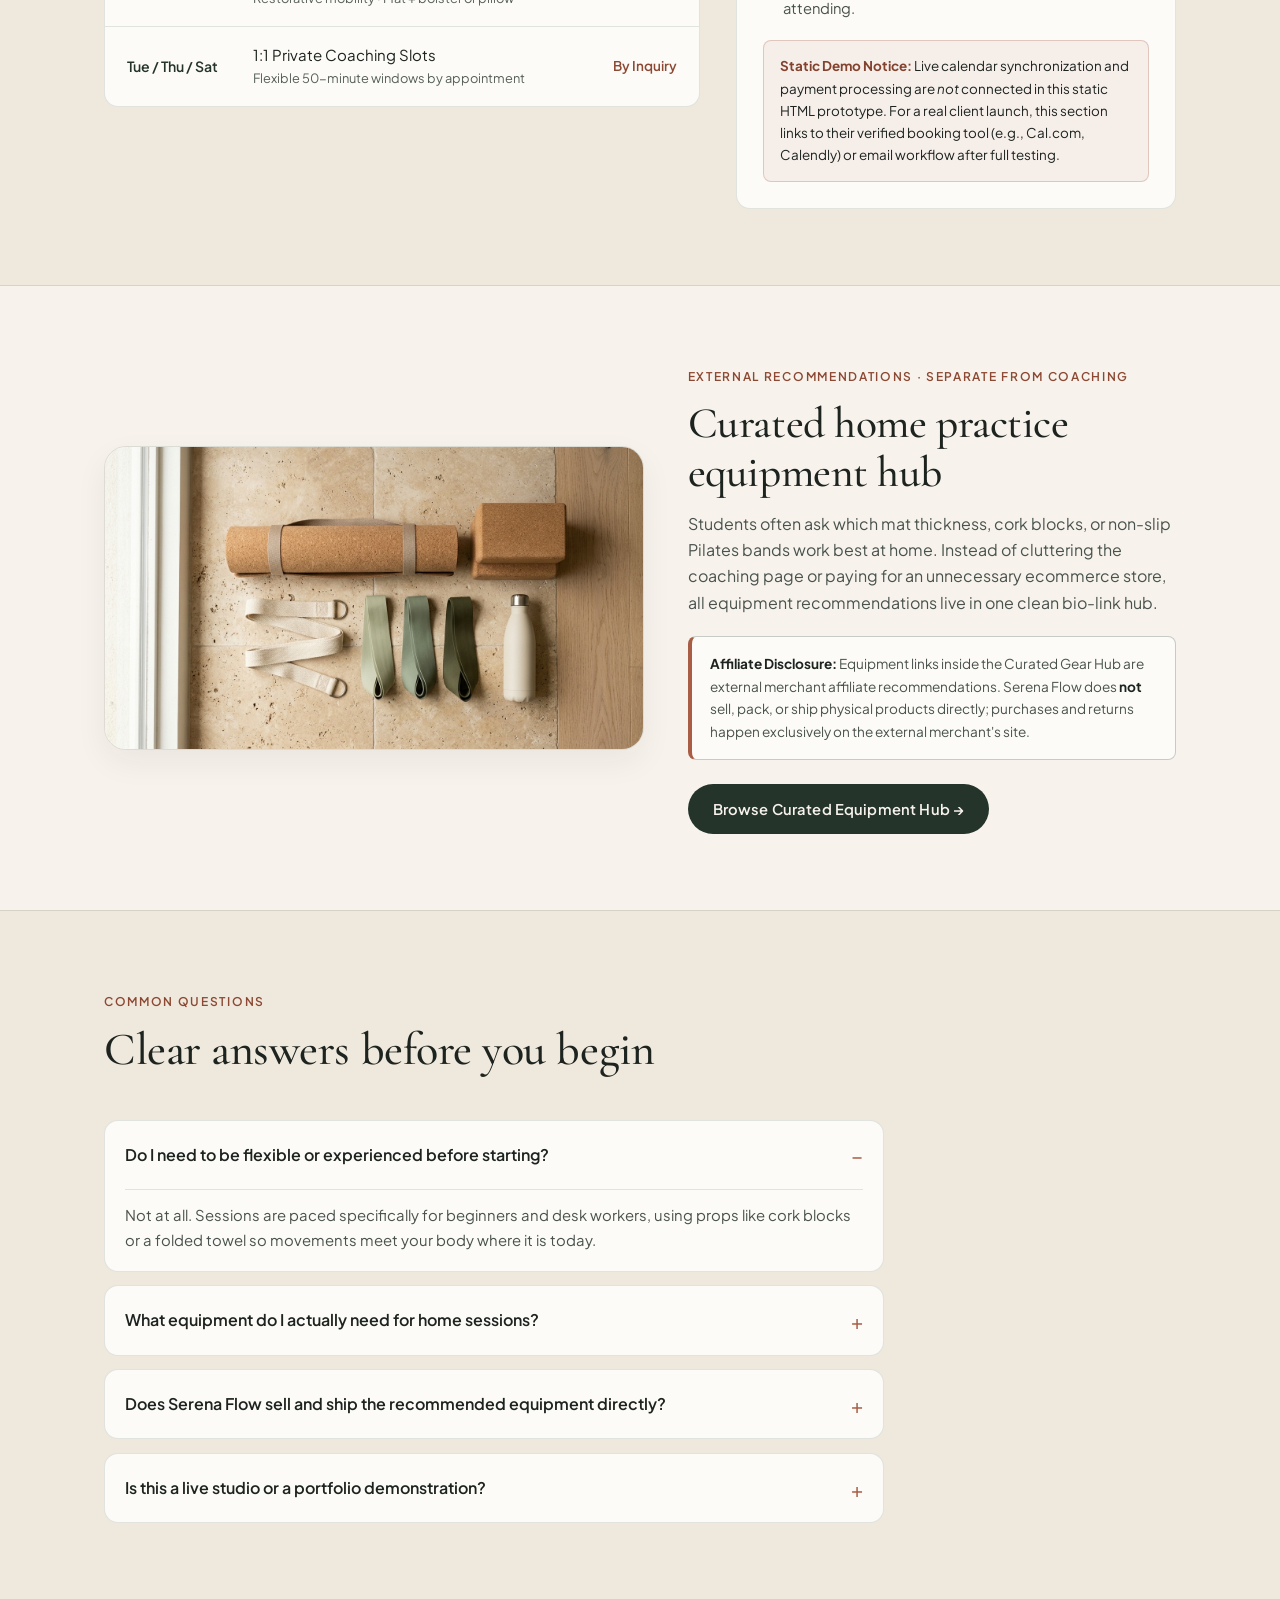
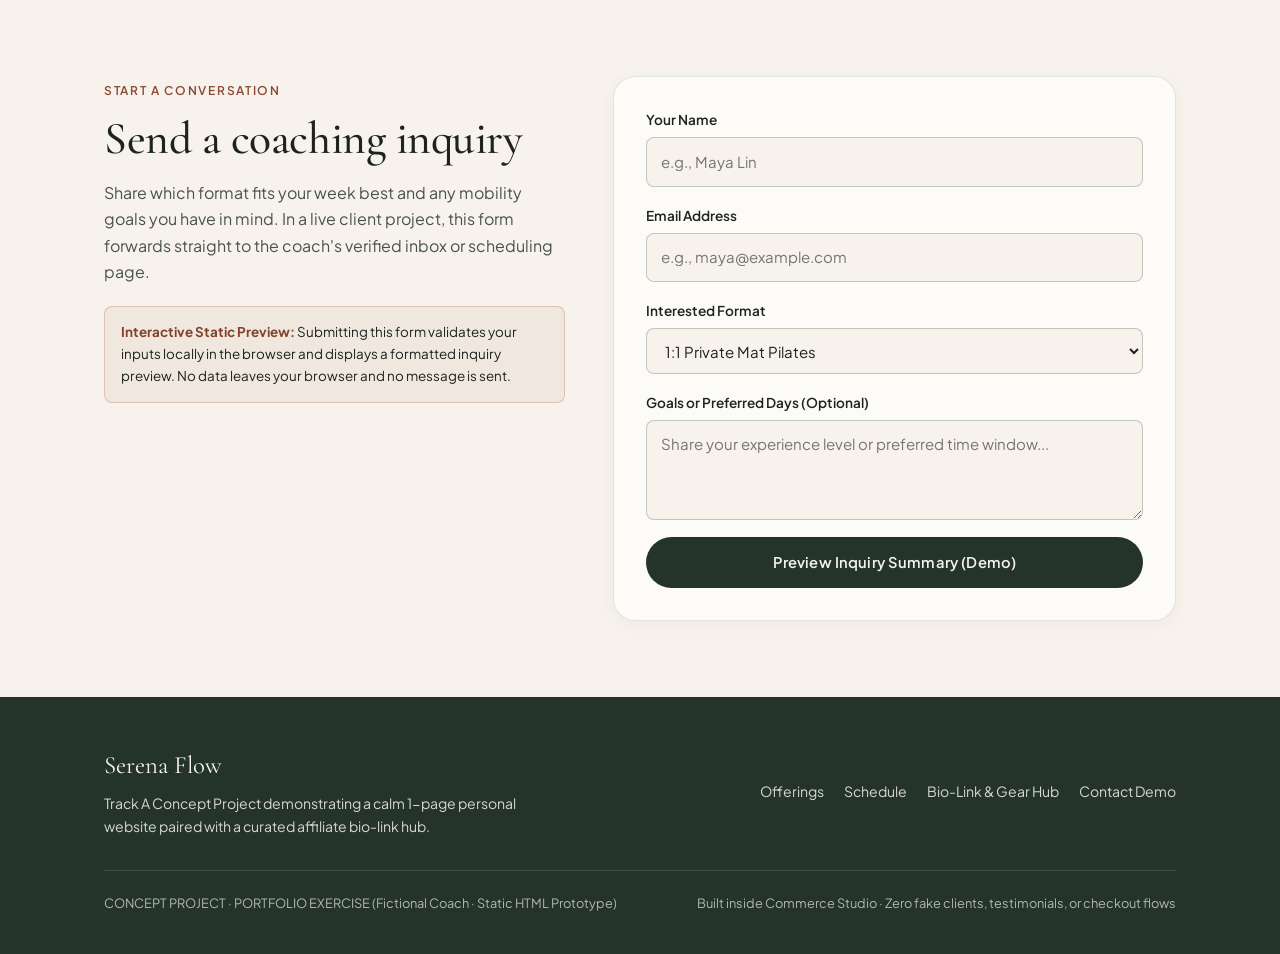
<file: projects/serena-flow-yoga-concept/index.html>
<!DOCTYPE html>
<html lang="en">
<head>
  <meta charset="UTF-8" />
  <meta name="viewport" content="width=device-width, initial-scale=1.0" />
  <title>Serena Flow — Mindful Yoga &amp; Mat Pilates (Concept Project)</title>
  <meta
    name="description"
    content="Concept Project 1-page personal website for fictional yoga and Pilates coach Serena Hart. Built as a Track A portfolio exercise with transparent static demo notices."
  />
  <link rel="preconnect" href="https://fonts.googleapis.com" />
  <link rel="preconnect" href="https://fonts.gstatic.com" crossorigin />
  <link
    href="https://fonts.googleapis.com/css2?family=Cormorant+Garamond:wght@500;600&family=Plus+Jakarta+Sans:wght@400;500;600;700&display=swap"
    rel="stylesheet"
  />
  <link rel="icon" type="image/svg+xml" href="data:image/svg+xml,%3Csvg xmlns='http://www.w3.org/2000/svg' viewBox='0 0 64 64'%3E%3Crect width='64' height='64' rx='16' fill='%2324342B'/%3E%3Ctext x='50%25' y='56%25' text-anchor='middle' dominant-baseline='middle' font-family='Georgia,serif' font-size='34' fill='%23F7F3EC'%3ES%3C/text%3E%3C/svg%3E" />
  <link rel="stylesheet" href="styles.css" />
</head>
<body>
  <a class="skip-link" href="#top">Skip to main content</a>
  <div class="concept-banner" role="note">
    <strong>CONCEPT PROJECT · PORTFOLIO EXERCISE</strong> — Fictional Yoga &amp; Pilates Coach (Static HTML Prototype · No Active Checkout, Live Booking Backend, or Paid Client)
  </div>

  <!-- Sticky Navigation -->
  <header class="site-header">
    <div class="container nav-inner">
      <a class="brand-mark" href="#top" aria-label="Serena Flow home">
        <span class="brand-name">Serena Flow</span>
        <span class="brand-sub">Yoga &amp; Mat Pilates · Concept</span>
      </a>

      <nav aria-label="Primary navigation">
        <ul class="nav-links">
          <li><a href="#offerings">Offerings</a></li>
          <li><a href="#approach">Approach</a></li>
          <li><a href="#schedule">Schedule</a></li>
          <li><a href="#gear">Curated Gear</a></li>
          <li><a href="#faq">FAQ</a></li>
          <li><a href="#contact">Contact</a></li>
        </ul>
      </nav>

      <div class="nav-actions">
        <a class="btn btn-primary btn-sm desktop-cta" href="bio-link.html">Bio-Link &amp; Gear Hub</a>
        <button
          type="button"
          id="menu-toggle"
          class="menu-toggle"
          aria-expanded="false"
          aria-controls="mobile-drawer"
          aria-label="Toggle navigation menu"
        >
          <span aria-hidden="true">☰</span>
        </button>
      </div>
    </div>

    <div id="mobile-drawer" class="mobile-drawer">
      <ul>
        <li><a href="#offerings">Offerings</a></li>
        <li><a href="#approach">Approach</a></li>
        <li><a href="#schedule">Schedule</a></li>
        <li><a href="#gear">Curated Gear</a></li>
        <li><a href="#faq">FAQ</a></li>
        <li><a href="#contact">Contact</a></li>
      </ul>
      <a class="btn btn-primary btn-sm" href="bio-link.html" style="width: 100%;">Open Bio-Link &amp; Gear Hub</a>
    </div>
  </header>

  <main id="top">
    <!-- HERO -->
    <section class="hero">
      <div class="container hero-grid">
        <div>
          <span class="eyebrow">Mindful Movement · Online &amp; Small-Group</span>
          <h1>Unhurried strength, breath, and alignment for everyday bodies.</h1>
          <p class="hero-lead">
            Calm, structured mat Pilates and beginner-friendly yoga coaching designed to ease desk tension, rebuild core stability, and help you stay consistent at home—without extreme choreography.
          </p>
          <div class="hero-cta-group">
            <a class="btn btn-primary" href="#offerings">Explore Coaching Options</a>
            <a class="btn btn-secondary" href="bio-link.html">Bio-Link &amp; Curated Gear Hub</a>
          </div>
          <div class="hero-meta">
            <span>• Beginner-friendly pacing</span>
            <span>• Online live sessions</span>
            <span>• Clear 1-page &amp; bio-link flow</span>
          </div>
        </div>

        <div class="hero-visual">
          <figure class="editorial-frame" style="margin: 0;">
            <img
              src="assets/hero-studio.jpg"
              alt="Sunlit minimalist yoga and Pilates studio with natural cork yoga mat, cork blocks, wooden bench, and sheer linen curtains"
              width="1200"
              height="900"
            />
            <figcaption class="frame-caption">
              <span>Calm home-practice inspired aesthetic</span>
              <span>Concept Project Visual</span>
            </figcaption>
          </figure>
        </div>
      </div>
    </section>

    <!-- OFFERINGS -->
    <section id="offerings" class="section section-sand" aria-labelledby="offerings-heading">
      <div class="container">
        <div class="section-header">
          <span class="eyebrow">Coaching Services (Direct)</span>
          <h2 id="offerings-heading">Three simple ways to practice together</h2>
          <p>
            Every session focuses on clear verbal cues, joint-friendly modifications, and realistic home routines. All rates shown below are sample placeholders for this Concept Project.
          </p>
        </div>

        <div class="offerings-grid">
          <article class="offering-card">
            <div>
              <span class="offering-tag">Small-Group Live</span>
              <h3>Morning Mobility Flow</h3>
              <p class="offering-price">Sample Demo Rate · 45 min</p>
              <p>A grounded blend of breathwork, spinal mobility, and slow yoga transitions before your workday begins.</p>
              <ul class="offering-list">
                <li>Capped small-group format for form feedback</li>
                <li>Beginner modifications shown for every pose</li>
                <li>Requires only a yoga mat and optional blocks</li>
              </ul>
            </div>
            <a class="btn btn-secondary btn-sm" href="#contact" data-select-offering="Morning Mobility Flow (Small-Group)">Inquire About Group Flow</a>
          </article>

          <article class="offering-card featured">
            <div>
              <span class="offering-tag">Most Structured</span>
              <h3>1:1 Private Mat Pilates</h3>
              <p class="offering-price">Sample Demo Rate · 50 min</p>
              <p>Tailored one-on-one coaching focused on core control, posture, hip stability, and a personalized weekly home plan.</p>
              <ul class="offering-list">
                <li>Custom sequence built around your mobility goals</li>
                <li>Real-time posture and breathing guidance</li>
                <li>Short 15-minute homework routine included</li>
              </ul>
            </div>
            <a class="btn btn-accent btn-sm" href="#contact" data-select-offering="1:1 Private Mat Pilates">Request 1:1 Intro Session</a>
          </article>

          <article class="offering-card">
            <div>
              <span class="offering-tag">New to Movement</span>
              <h3>4-Week Beginner Foundation</h3>
              <p class="offering-price">Sample Demo Rate · 4 Sessions</p>
              <p>A calm, step-by-step introduction to basic mat alignment, safe core engagement, and prop setup at home.</p>
              <ul class="offering-list">
                <li>Zero prior yoga or Pilates experience required</li>
                <li>Learn how to use blocks and straps effectively</li>
                <li>Build a sustainable 20-minute home habit</li>
              </ul>
            </div>
            <a class="btn btn-secondary btn-sm" href="#contact" data-select-offering="4-Week Beginner Foundation">Ask About Next Cohort</a>
          </article>
        </div>
      </div>
    </section>

    <!-- APPROACH / ABOUT -->
    <section id="approach" class="section" aria-labelledby="approach-heading">
      <div class="container approach-grid">
        <div class="portrait-frame">
          <img
            src="assets/coach-portrait.jpg"
            alt="Fictional yoga and Pilates coach Serena Hart sitting calmly on a woven mat in natural sunlight"
            width="900"
            height="900"
          />
        </div>

        <div>
          <span class="eyebrow">About the Concept Persona</span>
          <h2 id="approach-heading" style="font-size: clamp(2rem, 3.6vw, 2.9rem); margin-bottom: 1rem;">
            Movement designed to support your life, not exhaust it.
          </h2>
          <p style="color: var(--ink-secondary); margin: 0 0 1rem;">
            Serena Hart is a fictional wellness coach created for this Commerce Studio portfolio exercise. The layout demonstrates how a solo instructor can communicate trust, clarity, and calm professionalism without fabricated credentials or fake client testimonials.
          </p>

          <div class="principles-list">
            <div class="principle-item">
              <h3>1. Joint-Friendly Pacing</h3>
              <p>Controlled transitions and clear cues take priority over rushed reps or advanced contortions.</p>
            </div>
            <div class="principle-item">
              <h3>2. Breath-Led Core Stability</h3>
              <p>Learn how diaphragmatic breathing connects directly to deep core engagement and lower-back comfort.</p>
            </div>
            <div class="principle-item">
              <h3>3. Practical Home Setup</h3>
              <p>Simple props—like cork blocks and a cotton strap—make good alignment accessible in any living room.</p>
            </div>
          </div>
        </div>
      </div>
    </section>

    <!-- SCHEDULE & HONEST BOOKING FLOW -->
    <section id="schedule" class="section section-sand" aria-labelledby="schedule-heading">
      <div class="container">
        <div class="section-header">
          <span class="eyebrow">Sample Weekly Rhythm</span>
          <h2 id="schedule-heading">Schedule &amp; transparent booking process</h2>
          <p>
            A solo coach does not need an expensive custom booking platform on day one. Below is a clear sample schedule paired with a simple inquiry-first booking workflow.
          </p>
        </div>

        <div class="schedule-grid">
          <div class="schedule-table" role="region" aria-label="Sample weekly coaching schedule">
            <div class="schedule-row">
              <div class="schedule-day">Monday</div>
              <div class="schedule-class">
                Morning Mobility Flow
                <small>Small-group online · Beginner friendly</small>
              </div>
              <div class="schedule-time">07:30 – 08:15</div>
            </div>
            <div class="schedule-row">
              <div class="schedule-day">Wednesday</div>
              <div class="schedule-class">
                Core &amp; Posture Mat Pilates
                <small>Small-group online · Mat + resistance band</small>
              </div>
              <div class="schedule-time">18:00 – 18:50</div>
            </div>
            <div class="schedule-row">
              <div class="schedule-day">Friday</div>
              <div class="schedule-class">
                Evening Wind-Down Stretch
                <small>Restorative mobility · Mat + bolster or pillow</small>
              </div>
              <div class="schedule-time">19:00 – 19:45</div>
            </div>
            <div class="schedule-row">
              <div class="schedule-day">Tue / Thu / Sat</div>
              <div class="schedule-class">
                1:1 Private Coaching Slots
                <small>Flexible 50-minute windows by appointment</small>
              </div>
              <div class="schedule-time">By Inquiry</div>
            </div>
          </div>

          <aside class="booking-steps-card">
            <h3>How Booking Works</h3>
            <ol class="steps-list">
              <li>Send a short inquiry below with your preferred session type and general availability.</li>
              <li>Receive available time slots and simple preparation notes by email.</li>
              <li>Confirm your session directly with the coach before attending.</li>
            </ol>
            <div class="honest-notice">
              <strong>Static Demo Notice:</strong> Live calendar synchronization and payment processing are <em>not</em> connected in this static HTML prototype. For a real client launch, this section links to their verified booking tool (e.g., Cal.com, Calendly) or email workflow after full testing.
            </div>
          </aside>
        </div>
      </div>
    </section>

    <!-- CURATED EQUIPMENT BRIDGE (STRICTLY SEPARATE AFFILIATE MODEL) -->
    <section id="gear" class="section" aria-labelledby="gear-heading">
      <div class="container gear-bridge">
        <div class="gear-photo">
          <img
            src="assets/curated-gear.jpg"
            alt="Curated cork yoga mat, cork blocks, cotton strap, sage fabric resistance bands, and cream insulated bottle"
            width="1200"
            height="675"
          />
        </div>

        <div>
          <span class="eyebrow">External Recommendations · Separate from Coaching</span>
          <h2 id="gear-heading" style="font-size: clamp(1.9rem, 3.4vw, 2.75rem); margin-bottom: 0.9rem;">
            Curated home practice equipment hub
          </h2>
          <p style="color: var(--ink-secondary); margin: 0;">
            Students often ask which mat thickness, cork blocks, or non-slip Pilates bands work best at home. Instead of cluttering the coaching page or paying for an unnecessary ecommerce store, all equipment recommendations live in one clean bio-link hub.
          </p>

          <div class="disclosure-box">
            <strong>Affiliate Disclosure:</strong> Equipment links inside the Curated Gear Hub are external merchant affiliate recommendations. Serena Flow does <strong>not</strong> sell, pack, or ship physical products directly; purchases and returns happen exclusively on the external merchant's site.
          </div>

          <a class="btn btn-primary" href="bio-link.html#equipment-hub">Browse Curated Equipment Hub →</a>
        </div>
      </div>
    </section>

    <!-- FAQ -->
    <section id="faq" class="section section-sand" aria-labelledby="faq-heading">
      <div class="container">
        <div class="section-header">
          <span class="eyebrow">Common Questions</span>
          <h2 id="faq-heading">Clear answers before you begin</h2>
        </div>

        <div class="faq-list">
          <details class="faq-item" open>
            <summary>Do I need to be flexible or experienced before starting?</summary>
            <div class="faq-answer">
              Not at all. Sessions are paced specifically for beginners and desk workers, using props like cork blocks or a folded towel so movements meet your body where it is today.
            </div>
          </details>

          <details class="faq-item">
            <summary>What equipment do I actually need for home sessions?</summary>
            <div class="faq-answer">
              A supportive mat is enough to start. Two firm blocks, a simple cotton strap, and a light fabric resistance band are helpful additions later—you can see why each item is useful in the <a href="bio-link.html#equipment-hub" style="text-decoration: underline; color: var(--bg-olive); font-weight: 600;">Curated Equipment Hub</a>.
            </div>
          </details>

          <details class="faq-item">
            <summary>Does Serena Flow sell and ship the recommended equipment directly?</summary>
            <div class="faq-answer">
              No. Coaching services and physical product recommendations are kept completely separate. Equipment links send visitors to external merchants via affiliate referral links with clear disclosures, and there is no checkout cart on this website.
            </div>
          </details>

          <details class="faq-item">
            <summary>Is this a live studio or a portfolio demonstration?</summary>
            <div class="faq-answer">
              This site is a clearly labeled <strong>Concept Project / Portfolio Exercise</strong> created inside Commerce Studio to demonstrate a clean, free-to-host Track A deliverable (1-page personal website + bio-link affiliate hub) for solo coaches and micro-creators.
            </div>
          </details>
        </div>
      </div>
    </section>

    <!-- CONTACT / STATIC DEMO INQUIRY -->
    <section id="contact" class="section" aria-labelledby="contact-heading">
      <div class="container contact-grid">
        <div>
          <span class="eyebrow">Start a Conversation</span>
          <h2 id="contact-heading" style="font-size: clamp(2rem, 3.6vw, 2.85rem); margin-bottom: 1rem;">
            Send a coaching inquiry
          </h2>
          <p style="color: var(--ink-secondary); margin: 0 0 1.25rem;">
            Share which format fits your week best and any mobility goals you have in mind. In a live client project, this form forwards straight to the coach's verified inbox or scheduling page.
          </p>
          <div class="honest-notice">
            <strong>Interactive Static Preview:</strong> Submitting this form validates your inputs locally in the browser and displays a formatted inquiry preview. No data leaves your browser and no message is sent.
          </div>
        </div>

        <form id="inquiry-form" class="contact-form" novalidate>
          <div class="form-field">
            <label for="client-name">Your Name</label>
            <input id="client-name" name="name" type="text" placeholder="e.g., Maya Lin" required />
          </div>

          <div class="form-field">
            <label for="client-email">Email Address</label>
            <input id="client-email" name="email" type="email" placeholder="e.g., maya@example.com" required />
          </div>

          <div class="form-field">
            <label for="client-offering">Interested Format</label>
            <select id="client-offering" name="offering">
              <option value="1:1 Private Mat Pilates">1:1 Private Mat Pilates</option>
              <option value="Morning Mobility Flow (Small-Group)">Morning Mobility Flow (Small-Group)</option>
              <option value="4-Week Beginner Foundation">4-Week Beginner Foundation</option>
            </select>
          </div>

          <div class="form-field">
            <label for="client-notes">Goals or Preferred Days (Optional)</label>
            <textarea id="client-notes" name="notes" placeholder="Share your experience level or preferred time window..."></textarea>
          </div>

          <button type="submit" class="btn btn-primary">Preview Inquiry Summary (Demo)</button>
          <div id="demo-result" class="demo-result" role="status" aria-live="polite"></div>
        </form>
      </div>
    </section>
  </main>

  <footer class="site-footer">
    <div class="container">
      <div class="footer-grid">
        <div>
          <div class="footer-brand">Serena Flow</div>
          <p style="margin: 0; max-width: 42ch;">
            Track A Concept Project demonstrating a calm 1-page personal website paired with a curated affiliate bio-link hub.
          </p>
        </div>

        <div class="footer-links">
          <a href="#offerings">Offerings</a>
          <a href="#schedule">Schedule</a>
          <a href="bio-link.html">Bio-Link &amp; Gear Hub</a>
          <a href="#contact">Contact Demo</a>
        </div>
      </div>

      <div class="footer-bottom">
        <span>CONCEPT PROJECT · PORTFOLIO EXERCISE (Fictional Coach · Static HTML Prototype)</span>
        <span>Built inside Commerce Studio · Zero fake clients, testimonials, or checkout flows</span>
      </div>
    </div>
  </footer>

  <script src="app.js"></script>
</body>
</html>
</file>
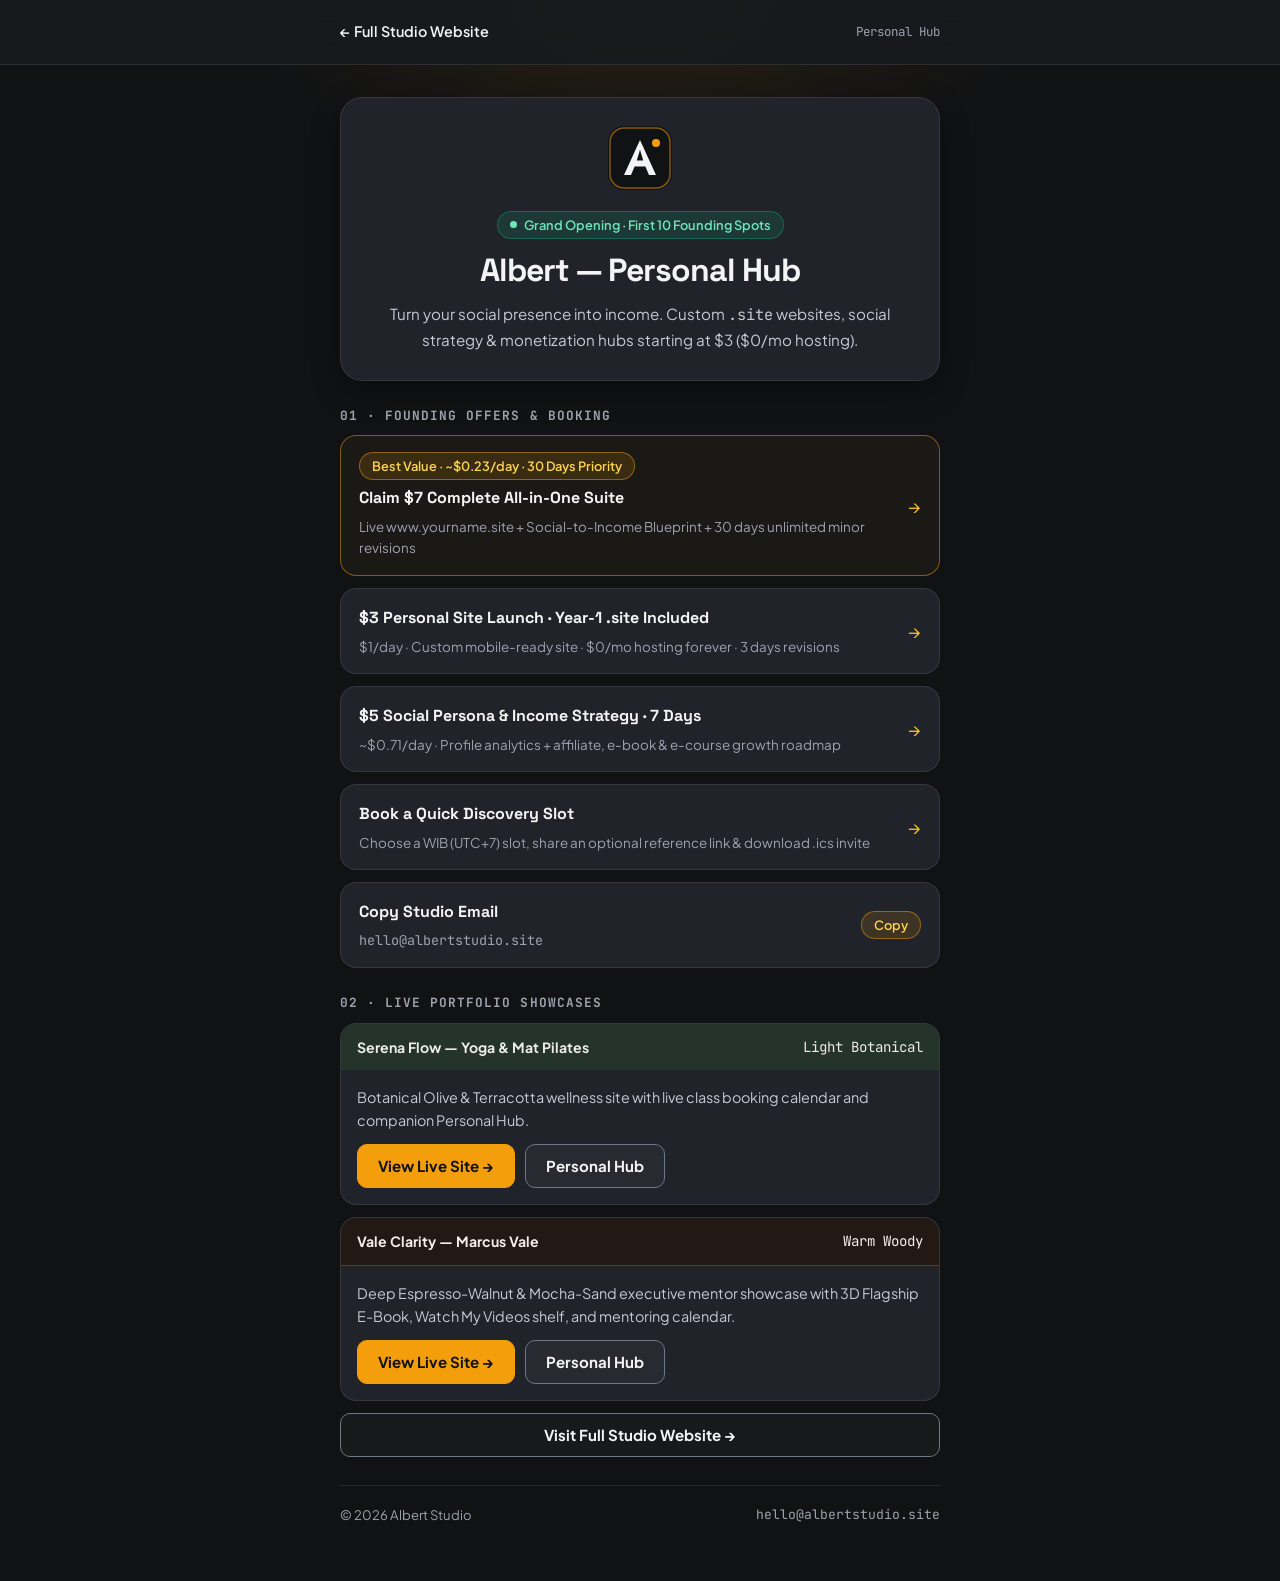
<file: website/bio-link.html>
<!DOCTYPE html>
<html lang="en">
<head>
  <meta charset="UTF-8">
  <meta name="viewport" content="width=device-width, initial-scale=1.0">
  <title>Albert — Personal Hub | Social-to-Income Digital Studio</title>
  <meta name="description" content="Direct access to Albert's Grand Opening Founding-Client Offers ($3, $5, $7), interactive booking calendar, and live portfolio showcases.">
  <link rel="preconnect" href="https://fonts.googleapis.com">
  <link rel="preconnect" href="https://fonts.gstatic.com" crossorigin>
  <link href="https://fonts.googleapis.com/css2?family=JetBrains+Mono:wght@400;500;600&family=Plus+Jakarta+Sans:wght@400;500;600;700&family=Space+Grotesk:wght@600;700&display=swap" rel="stylesheet">
  <link rel="stylesheet" href="styles.css">
</head>
<body class="hub-page">
  <a class="skip-link" href="#hub-content">Skip to quick links</a>

  <header class="hub-topbar">
    <div class="hub-topbar-inner">
      <a class="hub-back-link" href="index.html">&larr; Full Studio Website</a>
      <span class="mono hub-label">Personal Hub</span>
    </div>
  </header>

  <main class="hub-main" id="hub-content">
    <!-- Profile Card -->
    <section class="hub-profile" aria-label="Albert Studio profile">
      <div class="hub-monogram" aria-hidden="true">
        <svg width="64" height="64" viewBox="0 0 64 64" fill="none" xmlns="http://www.w3.org/2000/svg">
          <rect width="64" height="64" rx="16" fill="#111214"/>
          <rect x="2" y="2" width="60" height="60" rx="14" stroke="#F59E0B" stroke-opacity="0.5" stroke-width="1.5"/>
          <path d="M32 14L48 49H41L37.4 40.6H26.6L23 49H16L32 14ZM32 23.8L28.8 34.6H35.2L32 23.8Z" fill="#F4F4F5"/>
          <circle cx="48" cy="17" r="4" fill="#F59E0B"/>
        </svg>
      </div>

      <span class="pill pill--emerald">
        <span class="pill-dot" aria-hidden="true"></span>
        Grand Opening · First 10 Founding Spots
      </span>

      <h1 class="hub-title">Albert — Personal Hub</h1>
      <p class="hub-tagline">
        Turn your social presence into income. Custom <span class="mono">.site</span> websites, social strategy &amp; monetization hubs starting at $3 ($0/mo hosting).
      </p>
    </section>

    <!-- Section 1: Founding Offers & Direct Booking -->
    <section class="hub-section" aria-labelledby="hub-offers-title">
      <h2 class="hub-section-title mono" id="hub-offers-title">01 · Founding Offers &amp; Booking</h2>

      <div class="hub-stack">
        <a class="hub-link hub-link--featured" href="index.html?package=complete-suite#book">
          <span class="hub-link-body">
            <span class="pill pill--amber">Best Value · ~$0.23/day · 30 Days Priority</span>
            <span class="hub-link-title">Claim $7 Complete All-in-One Suite</span>
            <span class="hub-link-sub">Live www.yourname.site + Social-to-Income Blueprint + 30 days unlimited minor revisions</span>
          </span>
          <span class="hub-arrow" aria-hidden="true">&rarr;</span>
        </a>

        <a class="hub-link" href="index.html?package=site-launch#book">
          <span class="hub-link-body">
            <span class="hub-link-title">$3 Personal Site Launch · Year-1 .site Included</span>
            <span class="hub-link-sub">$1/day · Custom mobile-ready site · $0/mo hosting forever · 3 days revisions</span>
          </span>
          <span class="hub-arrow" aria-hidden="true">&rarr;</span>
        </a>

        <a class="hub-link" href="index.html?package=social-strategy#book">
          <span class="hub-link-body">
            <span class="hub-link-title">$5 Social Persona &amp; Income Strategy · 7 Days</span>
            <span class="hub-link-sub">~$0.71/day · Profile analytics + affiliate, e-book &amp; e-course growth roadmap</span>
          </span>
          <span class="hub-arrow" aria-hidden="true">&rarr;</span>
        </a>

        <a class="hub-link" href="index.html#book">
          <span class="hub-link-body">
            <span class="hub-link-title">Book a Quick Discovery Slot</span>
            <span class="hub-link-sub">Choose a WIB (UTC+7) slot, share an optional reference link &amp; download .ics invite</span>
          </span>
          <span class="hub-arrow" aria-hidden="true">&rarr;</span>
        </a>

        <button
          type="button"
          class="hub-link hub-link--btn"
          id="copy-email"
          data-copy-email="hello@albertstudio.site"
        >
          <span class="hub-link-body">
            <span class="hub-link-title">Copy Studio Email</span>
            <span class="hub-link-sub mono">hello@albertstudio.site</span>
          </span>
          <span class="pill pill--amber">Copy</span>
        </button>

        <div class="copy-feedback" id="copy-feedback" role="status" aria-live="polite" hidden></div>
      </div>
    </section>

    <!-- Section 2: Live Portfolio Showcases -->
    <section class="hub-section" aria-labelledby="hub-demos-title">
      <h2 class="hub-section-title mono" id="hub-demos-title">02 · Live Portfolio Showcases</h2>

      <div class="hub-stack">
        <article class="hub-demo-card">
          <div class="hub-demo-banner hub-demo-banner--serena">
            <strong>Serena Flow — Yoga &amp; Mat Pilates</strong>
            <span class="mono">Light Botanical</span>
          </div>
          <div class="hub-demo-body">
            <p>Botanical Olive &amp; Terracotta wellness site with live class booking calendar and companion Personal Hub.</p>
            <div class="hub-demo-actions">
              <a class="btn btn--amber" href="../projects/serena-flow-yoga-concept/serena-test.html">View Live Site &rarr;</a>
              <a class="btn btn--ghost" href="../projects/serena-flow-yoga-concept/serena-bio-test.html">Personal Hub</a>
            </div>
          </div>
        </article>

        <article class="hub-demo-card">
          <div class="hub-demo-banner hub-demo-banner--marcus">
            <strong>Vale Clarity — Marcus Vale</strong>
            <span class="mono">Warm Woody</span>
          </div>
          <div class="hub-demo-body">
            <p>Deep Espresso-Walnut &amp; Mocha-Sand executive mentor showcase with 3D Flagship E-Book, Watch My Videos shelf, and mentoring calendar.</p>
            <div class="hub-demo-actions">
              <a class="btn btn--amber" href="../projects/marcus-vale-mentor-concept/index.html">View Live Site &rarr;</a>
              <a class="btn btn--ghost" href="../projects/marcus-vale-mentor-concept/bio-link.html">Personal Hub</a>
            </div>
          </div>
        </article>

        <a class="btn btn--ghost btn--block" href="index.html">Visit Full Studio Website &rarr;</a>
      </div>
    </section>

    <footer class="hub-footer">
      <span>&copy; 2026 Albert Studio</span>
      <span class="mono">hello@albertstudio.site</span>
    </footer>
  </main>

  <script src="app.js"></script>
</body>
</html>
</file>
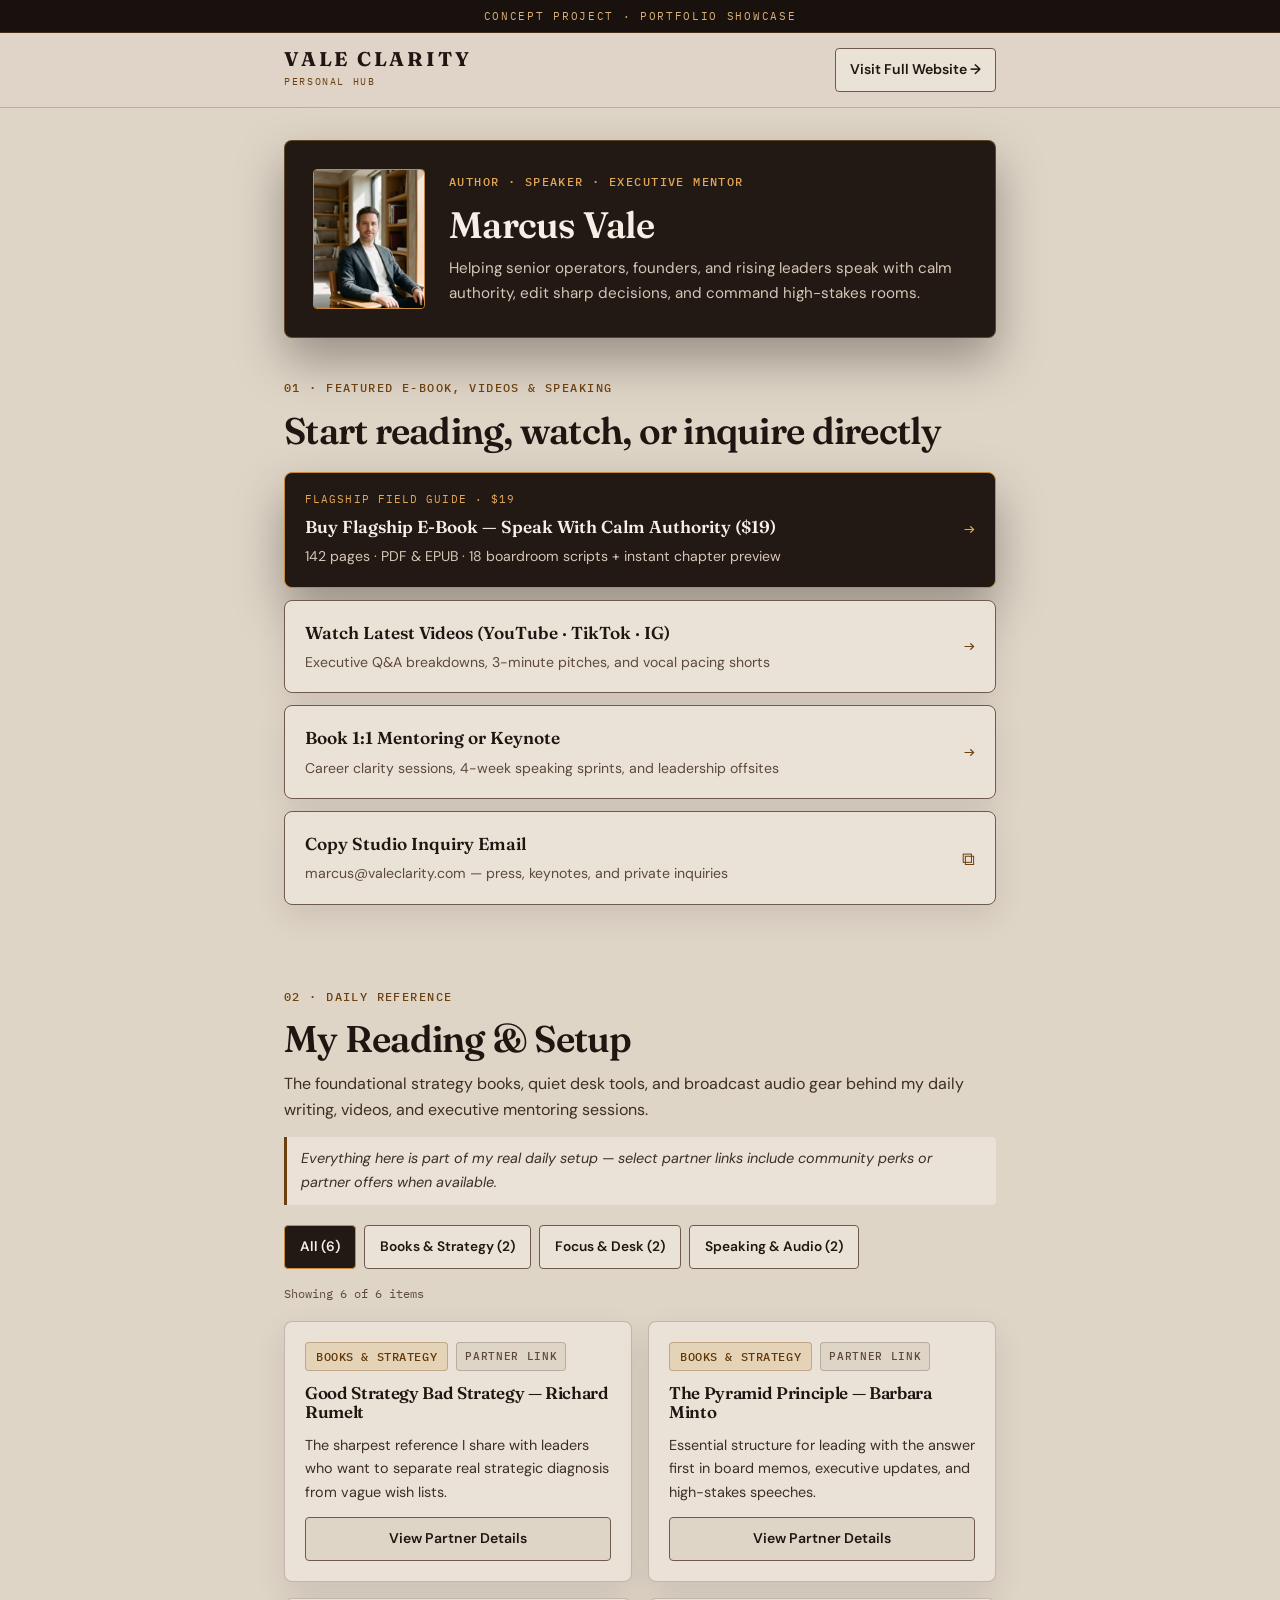
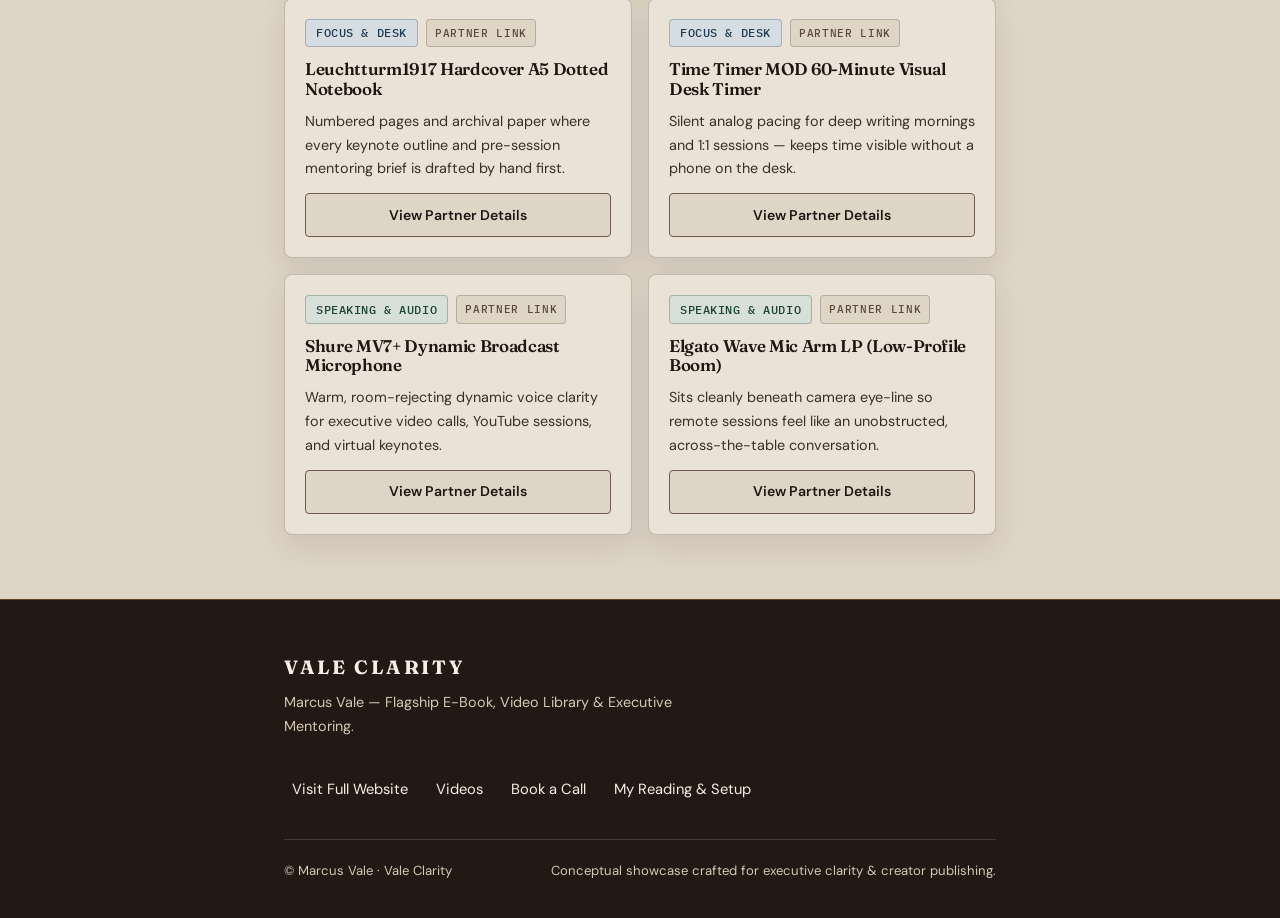
<file: projects/marcus-vale-mentor-concept/bio-link.html>
<!DOCTYPE html>
<html lang="en">
<head>
  <meta charset="UTF-8">
  <meta name="viewport" content="width=device-width, initial-scale=1.0">
  <title>Marcus Vale — Personal Hub | Vale Clarity</title>
  <meta name="description" content="Flagship E-Book, video library, selective mentoring booking, and Marcus Vale's daily reading and desk setup.">
  <link rel="preconnect" href="https://fonts.googleapis.com">
  <link rel="preconnect" href="https://fonts.gstatic.com" crossorigin>
  <link href="https://fonts.googleapis.com/css2?family=DM+Sans:ital,opsz,wght@0,9..40,400..700;1,9..40,400..500&amp;family=Fraunces:ital,opsz,wght@0,9..144,500;0,9..144,600;0,9..144,700;1,9..144,500&amp;family=IBM+Plex+Mono:wght@400;500&amp;display=swap" rel="stylesheet">
  <link rel="stylesheet" href="styles.css">
</head>
<body class="hub-page">
  <a class="skip-link" href="#main-content">Skip to main content</a>

  <div class="concept-bar" role="note">
    <div class="concept-bar__inner">CONCEPT PROJECT · PORTFOLIO SHOWCASE</div>
  </div>

  <header class="hub-header">
    <div class="hub-container hub-topbar">
      <a class="masthead__brand masthead__brand--left" href="index.html" aria-label="Vale Clarity home">
        <span class="masthead__title">VALE CLARITY</span>
        <span class="masthead__sub">PERSONAL HUB</span>
      </a>
      <a class="hub-back-link" href="index.html">Visit Full Website →</a>
    </div>
  </header>

  <main id="main-content" class="hub-container">
    <!-- Dark Espresso Editorial Profile Card -->
    <section class="hub-profile" aria-labelledby="hub-heading">
      <div class="hub-avatar">
        <img
          src="assets/marcus-portrait.jpg"
          alt="Portrait of Marcus Vale seated in a sunlit wood-paneled study"
          width="1200"
          height="1600"
          fetchpriority="high"
        >
      </div>
      <div>
        <p class="eyebrow eyebrow--gold">Author · Speaker · Executive Mentor</p>
        <h1 id="hub-heading" class="hub-profile__title">Marcus Vale</h1>
        <p class="hub-profile__bio">
          Helping senior operators, founders, and rising leaders speak with calm authority, edit sharp decisions, and command high-stakes rooms.
        </p>
      </div>
    </section>

    <!-- Section 1: Featured E-Book, Videos & Speaking -->
    <section class="hub-section" aria-labelledby="featured-hub-heading">
      <div class="hub-section__head">
        <p class="eyebrow">01 · Featured E-Book, Videos &amp; Speaking</p>
        <h2 id="featured-hub-heading">Start reading, watch, or inquire directly</h2>
      </div>

      <div class="hub-links-list">
        <button
          type="button"
          class="hub-link-card hub-link-card--espresso"
          data-ebook-trigger="flagship"
        >
          <span class="hub-link-card__body">
            <span class="hub-link-card__kicker">FLAGSHIP FIELD GUIDE · $19</span>
            <span class="hub-link-card__title">Buy Flagship E-Book — Speak With Calm Authority ($19)</span>
            <span class="hub-link-card__sub">142 pages · PDF &amp; EPUB · 18 boardroom scripts + instant chapter preview</span>
          </span>
          <span class="hub-link-card__arrow" aria-hidden="true">→</span>
        </button>

        <a class="hub-link-card" href="index.html#videos">
          <span class="hub-link-card__body">
            <span class="hub-link-card__title">Watch Latest Videos (YouTube · TikTok · IG)</span>
            <span class="hub-link-card__sub">Executive Q&amp;A breakdowns, 3-minute pitches, and vocal pacing shorts</span>
          </span>
          <span class="hub-link-card__arrow" aria-hidden="true">→</span>
        </a>

        <a class="hub-link-card" href="index.html?offering=career-clarity#availability">
          <span class="hub-link-card__body">
            <span class="hub-link-card__title">Book 1:1 Mentoring or Keynote</span>
            <span class="hub-link-card__sub">Career clarity sessions, 4-week speaking sprints, and leadership offsites</span>
          </span>
          <span class="hub-link-card__arrow" aria-hidden="true">→</span>
        </a>

        <button
          type="button"
          id="copy-email-btn"
          class="hub-link-card"
          data-copy-email="marcus@valeclarity.com"
        >
          <span class="hub-link-card__body">
            <span class="hub-link-card__title">Copy Studio Inquiry Email</span>
            <span class="hub-link-card__sub">marcus@valeclarity.com — press, keynotes, and private inquiries</span>
          </span>
          <span class="hub-link-card__arrow" aria-hidden="true">⧉</span>
        </button>
      </div>
      <p id="copy-email-feedback" class="copy-feedback" aria-live="polite"></p>
    </section>

    <!-- Section 2: My Reading & Setup -->
    <section id="my-stack" class="hub-section section-anchor" aria-labelledby="stack-hub-heading">
      <div class="hub-section__head">
        <p class="eyebrow">02 · Daily Reference</p>
        <h2 id="stack-hub-heading">My Reading &amp; Setup</h2>
        <p class="hub-section__desc">
          The foundational strategy books, quiet desk tools, and broadcast audio gear behind my daily writing, videos, and executive mentoring sessions.
        </p>
        <p class="partner-note">
          Everything here is part of my real daily setup — select partner links include community perks or partner offers when available.
        </p>
      </div>

      <div class="filter-bar" role="group" aria-label="Filter setup items by category">
        <button type="button" class="filter-btn" data-filter="all" aria-pressed="true">All (6)</button>
        <button type="button" class="filter-btn" data-filter="books" aria-pressed="false">Books &amp; Strategy (2)</button>
        <button type="button" class="filter-btn" data-filter="desk" aria-pressed="false">Focus &amp; Desk (2)</button>
        <button type="button" class="filter-btn" data-filter="audio" aria-pressed="false">Speaking &amp; Audio (2)</button>
      </div>
      <p id="stack-count" class="filter-count" aria-live="polite">Showing 6 of 6 items</p>

      <div class="stack-grid">
        <!-- Books & Strategy (2) -->
        <article class="stack-card" data-stack-category="books">
          <div class="stack-card__tags">
            <span class="pill pill--cognac">Books &amp; Strategy</span>
            <span class="partner-tag">Partner Link</span>
          </div>
          <h3 class="stack-card__title">Good Strategy Bad Strategy — Richard Rumelt</h3>
          <p class="stack-card__desc">
            The sharpest reference I share with leaders who want to separate real strategic diagnosis from vague wish lists.
          </p>
          <button
            type="button"
            class="btn btn-wood-outline btn-sm btn-block"
            data-partner-trigger
            data-item-title="Good Strategy Bad Strategy — Richard Rumelt"
            data-item-category="Books &amp; Strategy"
            data-item-pill="pill--cognac"
            data-item-desc="A foundational strategy text I revisit whenever advising clients through complex organizational pivots or role transitions."
            data-item-ref="Independent Bookshop Partner Listing (Concept Reference)"
          >
            View Partner Details
          </button>
        </article>

        <article class="stack-card" data-stack-category="books">
          <div class="stack-card__tags">
            <span class="pill pill--cognac">Books &amp; Strategy</span>
            <span class="partner-tag">Partner Link</span>
          </div>
          <h3 class="stack-card__title">The Pyramid Principle — Barbara Minto</h3>
          <p class="stack-card__desc">
            Essential structure for leading with the answer first in board memos, executive updates, and high-stakes speeches.
          </p>
          <button
            type="button"
            class="btn btn-wood-outline btn-sm btn-block"
            data-partner-trigger
            data-item-title="The Pyramid Principle — Barbara Minto"
            data-item-category="Books &amp; Strategy"
            data-item-pill="pill--cognac"
            data-item-desc="The gold-standard guide to top-down logical communication, referenced directly inside Speak With Calm Authority and our 4-Week Speaking Sprint."
            data-item-ref="Executive Reading Partner Listing (Concept Reference)"
          >
            View Partner Details
          </button>
        </article>

        <!-- Focus & Desk (2) -->
        <article class="stack-card" data-stack-category="desk">
          <div class="stack-card__tags">
            <span class="pill pill--slate">Focus &amp; Desk</span>
            <span class="partner-tag">Partner Link</span>
          </div>
          <h3 class="stack-card__title">Leuchtturm1917 Hardcover A5 Dotted Notebook</h3>
          <p class="stack-card__desc">
            Numbered pages and archival paper where every keynote outline and pre-session mentoring brief is drafted by hand first.
          </p>
          <button
            type="button"
            class="btn btn-wood-outline btn-sm btn-block"
            data-partner-trigger
            data-item-title="Leuchtturm1917 Hardcover A5 Dotted Notebook"
            data-item-category="Focus &amp; Desk"
            data-item-pill="pill--slate"
            data-item-desc="Reliable numbered-page hardcover notebooks that make indexing client frameworks, video scripts, and speech drafts effortless."
            data-item-ref="Stationery Partner Listing (Concept Reference)"
          >
            View Partner Details
          </button>
        </article>

        <article class="stack-card" data-stack-category="desk">
          <div class="stack-card__tags">
            <span class="pill pill--slate">Focus &amp; Desk</span>
            <span class="partner-tag">Partner Link</span>
          </div>
          <h3 class="stack-card__title">Time Timer MOD 60-Minute Visual Desk Timer</h3>
          <p class="stack-card__desc">
            Silent analog pacing for deep writing mornings and 1:1 sessions — keeps time visible without a phone on the desk.
          </p>
          <button
            type="button"
            class="btn btn-wood-outline btn-sm btn-block"
            data-partner-trigger
            data-item-title="Time Timer MOD 60-Minute Visual Desk Timer"
            data-item-category="Focus &amp; Desk"
            data-item-pill="pill--slate"
            data-item-desc="A quiet, distraction-free desk clock that anchors 45- and 60-minute writing blocks and keynote rehearsal runs."
            data-item-ref="Focus Hardware Partner Listing (Concept Reference)"
          >
            View Partner Details
          </button>
        </article>

        <!-- Speaking & Audio (2) -->
        <article class="stack-card" data-stack-category="audio">
          <div class="stack-card__tags">
            <span class="pill pill--forest">Speaking &amp; Audio</span>
            <span class="partner-tag">Partner Link</span>
          </div>
          <h3 class="stack-card__title">Shure MV7+ Dynamic Broadcast Microphone</h3>
          <p class="stack-card__desc">
            Warm, room-rejecting dynamic voice clarity for executive video calls, YouTube sessions, and virtual keynotes.
          </p>
          <button
            type="button"
            class="btn btn-wood-outline btn-sm btn-block"
            data-partner-trigger
            data-item-title="Shure MV7+ Dynamic Broadcast Microphone"
            data-item-category="Speaking &amp; Audio"
            data-item-pill="pill--forest"
            data-item-desc="Clean USB-C and XLR dynamic audio that keeps remote mentoring calls and studio recordings clear even in sunlit rooms."
            data-item-ref="Broadcast Audio Partner Listing (Concept Reference)"
          >
            View Partner Details
          </button>
        </article>

        <article class="stack-card" data-stack-category="audio">
          <div class="stack-card__tags">
            <span class="pill pill--forest">Speaking &amp; Audio</span>
            <span class="partner-tag">Partner Link</span>
          </div>
          <h3 class="stack-card__title">Elgato Wave Mic Arm LP (Low-Profile Boom)</h3>
          <p class="stack-card__desc">
            Sits cleanly beneath camera eye-line so remote sessions feel like an unobstructed, across-the-table conversation.
          </p>
          <button
            type="button"
            class="btn btn-wood-outline btn-sm btn-block"
            data-partner-trigger
            data-item-title="Elgato Wave Mic Arm LP (Low-Profile Boom)"
            data-item-category="Speaking &amp; Audio"
            data-item-pill="pill--forest"
            data-item-desc="Sturdy low-profile steel desk mount with hidden cable channels that keeps your frame clean on executive video calls."
            data-item-ref="Studio Desk Mount Partner Listing (Concept Reference)"
          >
            View Partner Details
          </button>
        </article>
      </div>
    </section>
  </main>

  <footer class="site-footer">
    <div class="hub-container">
      <div class="site-footer__top">
        <div>
          <p class="footer-brand">VALE CLARITY</p>
          <p class="footer-tagline">Marcus Vale — Flagship E-Book, Video Library &amp; Executive Mentoring.</p>
        </div>
        <nav class="footer-links" aria-label="Personal Hub footer navigation">
          <a href="index.html">Visit Full Website</a>
          <a href="index.html#videos">Videos</a>
          <a href="index.html#availability">Book a Call</a>
          <a href="#my-stack">My Reading &amp; Setup</a>
        </nav>
      </div>
      <div class="site-footer__bottom">
        <span>© Marcus Vale · Vale Clarity</span>
        <span>Conceptual showcase crafted for executive clarity &amp; creator publishing.</span>
      </div>
    </div>
  </footer>

  <!-- Safe Partner Preview Modal (Non-Live Placeholder Destination) -->
  <div id="partner-modal" class="modal-backdrop" hidden>
    <div
      class="modal-dialog"
      role="dialog"
      aria-modal="true"
      aria-labelledby="partner-modal-title"
      tabindex="-1"
    >
      <div class="modal-dialog__head">
        <div>
          <div class="modal-dialog__tags">
            <span id="partner-modal-category" class="pill pill--cognac">Books &amp; Strategy</span>
            <span class="partner-tag">Partner Link</span>
          </div>
          <h3 id="partner-modal-title">Item Title</h3>
        </div>
        <button type="button" class="modal-close-btn" data-modal-close aria-label="Close partner details">×</button>
      </div>
      <p id="partner-modal-desc" class="modal-dialog__desc"></p>
      <div id="partner-modal-ref" class="modal-ref-box">Reference: Concept Partner Listing</div>
      <p class="modal-dialog__note">
        Everything here is part of my real daily setup — select partner links include community perks or partner offers when available.
      </p>
      <div class="concept-notice-bar">
        CONCEPT PREVIEW ONLY · EXTERNAL PARTNER LINK INACTIVE
      </div>
      <p id="partner-modal-placeholder-feedback" class="modal-status-msg" aria-live="polite" hidden></p>
      <div class="modal-dialog__actions">
        <button
          type="button"
          id="partner-modal-placeholder-btn"
          class="btn btn-preview-nonlive"
          aria-disabled="true"
          data-nonlive-control
        >
          Concept Preview — Partner Destination Inactive (Non-Live)
        </button>
        <button type="button" class="btn btn-wood-outline" data-modal-close>Close</button>
      </div>
    </div>
  </div>

  <!-- Interactive E-Book Preview Modal (Shared with index.html) -->
  <div id="ebook-modal" class="modal-backdrop" hidden>
    <div
      class="modal-dialog modal-dialog--wide"
      role="dialog"
      aria-modal="true"
      aria-labelledby="ebook-modal-title"
      tabindex="-1"
    >
      <div class="modal-dialog__head">
        <div>
          <div class="modal-dialog__tags">
            <span id="ebook-modal-badge" class="pill pill--cognac">Flagship E-Book</span>
            <span class="mono-pill mono-pill--wood">Concept Preview</span>
          </div>
          <h3 id="ebook-modal-title">Speak With Calm Authority</h3>
        </div>
        <button type="button" class="modal-close-btn" data-modal-close aria-label="Close E-Book preview">×</button>
      </div>

      <div class="ebook-modal__switcher" role="group" aria-label="Select digital edition">
        <button type="button" class="edition-tab" data-ebook-edition="flagship" aria-pressed="true">
          Flagship E-Book · $19
        </button>
        <button type="button" class="edition-tab" data-ebook-edition="bundle" aria-pressed="false">
          Complete Clarity Bundle · $39
        </button>
      </div>

      <div class="ebook-modal__summary">
        <div>
          <p id="ebook-modal-subtitle" class="ebook-modal__sub">142 Pages · PDF &amp; EPUB · 18 Boardroom Scripts</p>
          <ul id="ebook-modal-includes" class="modal-list"></ul>
        </div>
        <div class="ebook-modal__price-box">
          <span class="ebook-modal__price-label">Edition Price</span>
          <span id="ebook-modal-price" class="ebook-modal__price">$19</span>
          <span class="ebook-modal__price-note">One-time · Digital preview</span>
        </div>
      </div>

      <div class="chapter-preview">
        <div class="chapter-preview__tabs" role="group" aria-label="Sample chapter excerpts">
          <button type="button" class="chapter-tab" data-chapter-tab="ch1" aria-pressed="true">Ch. 01 · 30s Open</button>
          <button type="button" class="chapter-tab" data-chapter-tab="ch2" aria-pressed="false">Ch. 02 · Sharp Editing</button>
          <button type="button" class="chapter-tab" data-chapter-tab="ch3" aria-pressed="false">Ch. 03 · Calm Q&amp;A</button>
        </div>
        <div class="chapter-preview__reader">
          <p id="ebook-chapter-title" class="chapter-preview__heading"></p>
          <p id="ebook-chapter-excerpt" class="chapter-preview__text"></p>
        </div>
      </div>

      <div class="concept-notice-bar">
        CONCEPT PREVIEW ONLY · NON-TRANSACTIONAL DEMO CHECKOUT
      </div>

      <p id="ebook-preview-status" class="modal-status-msg" aria-live="polite" hidden></p>

      <div class="modal-dialog__actions">
        <button type="button" id="ebook-preview-action" class="btn btn-espresso">
          Preview Checkout Status ($19)
        </button>
        <button type="button" class="btn btn-wood-outline" data-modal-close>Close Preview</button>
      </div>
    </div>
  </div>

  <script src="app.js" defer></script>
</body>
</html>
</file>
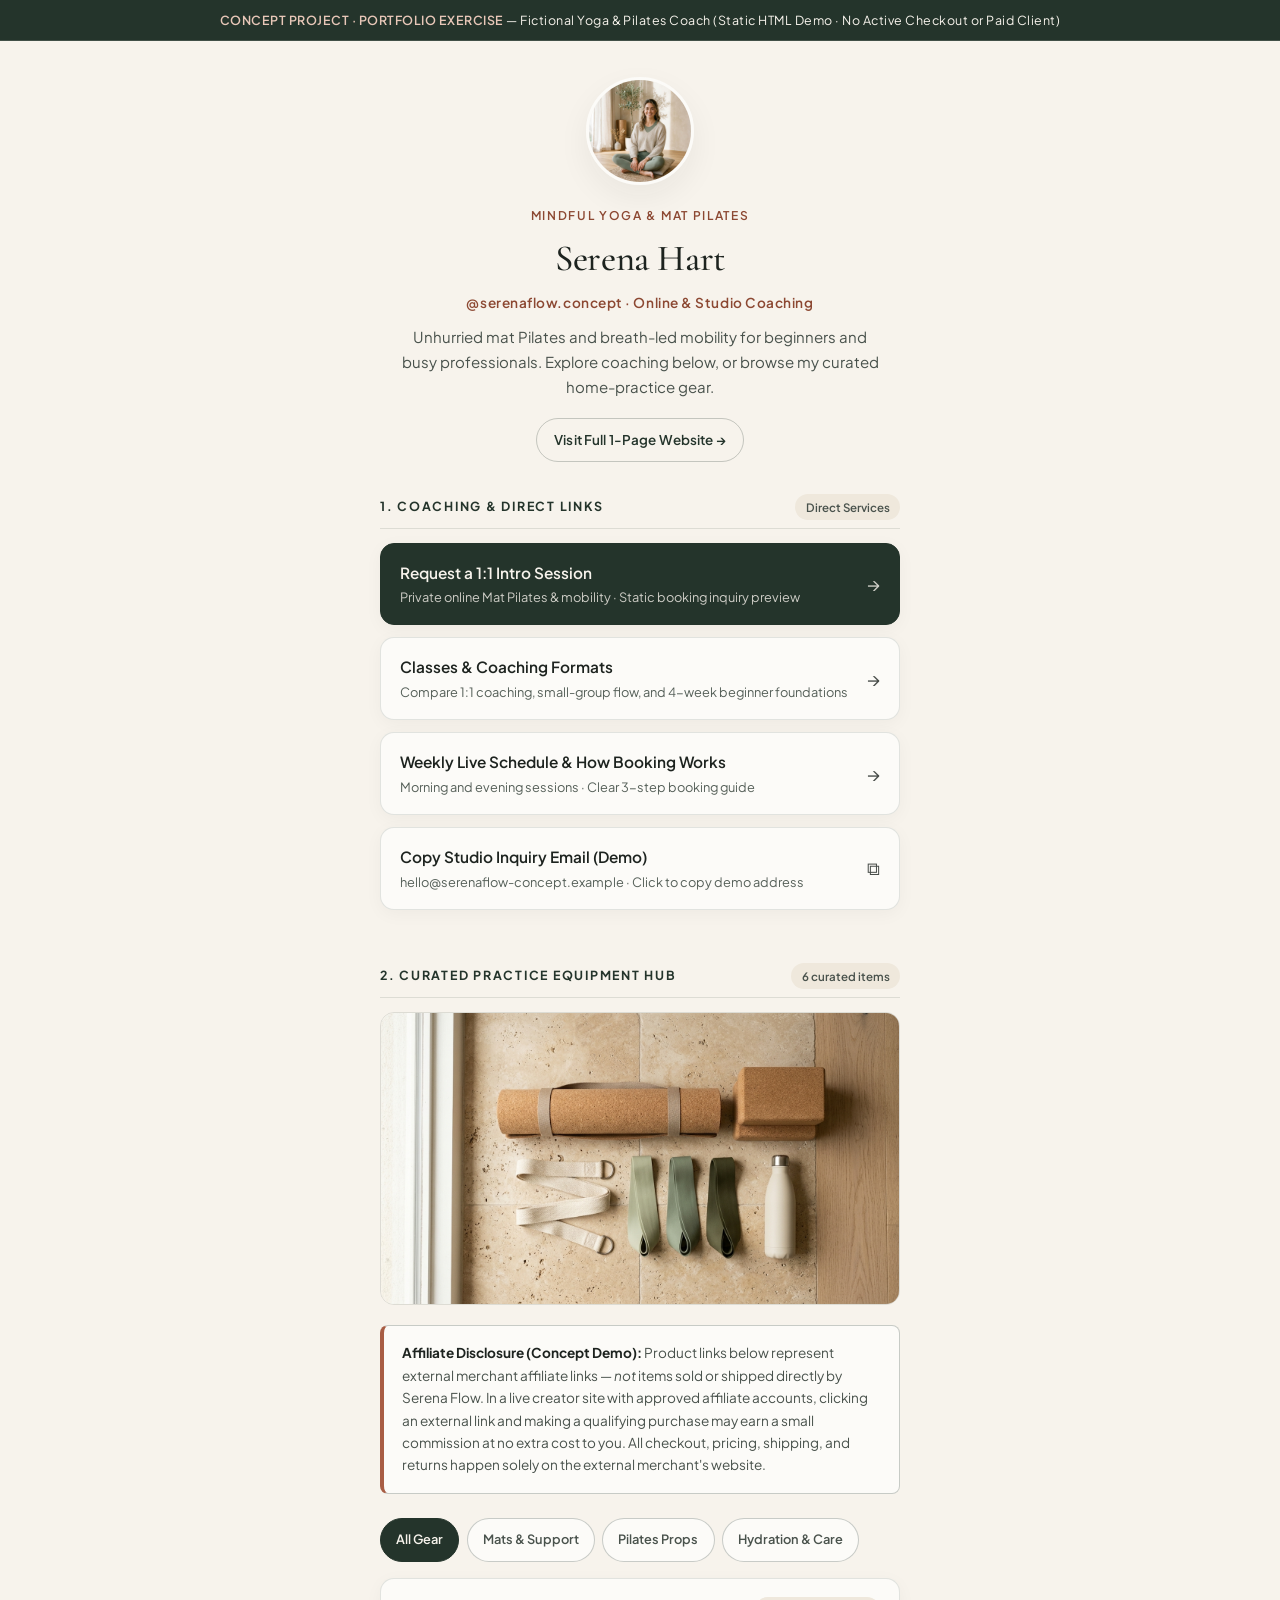
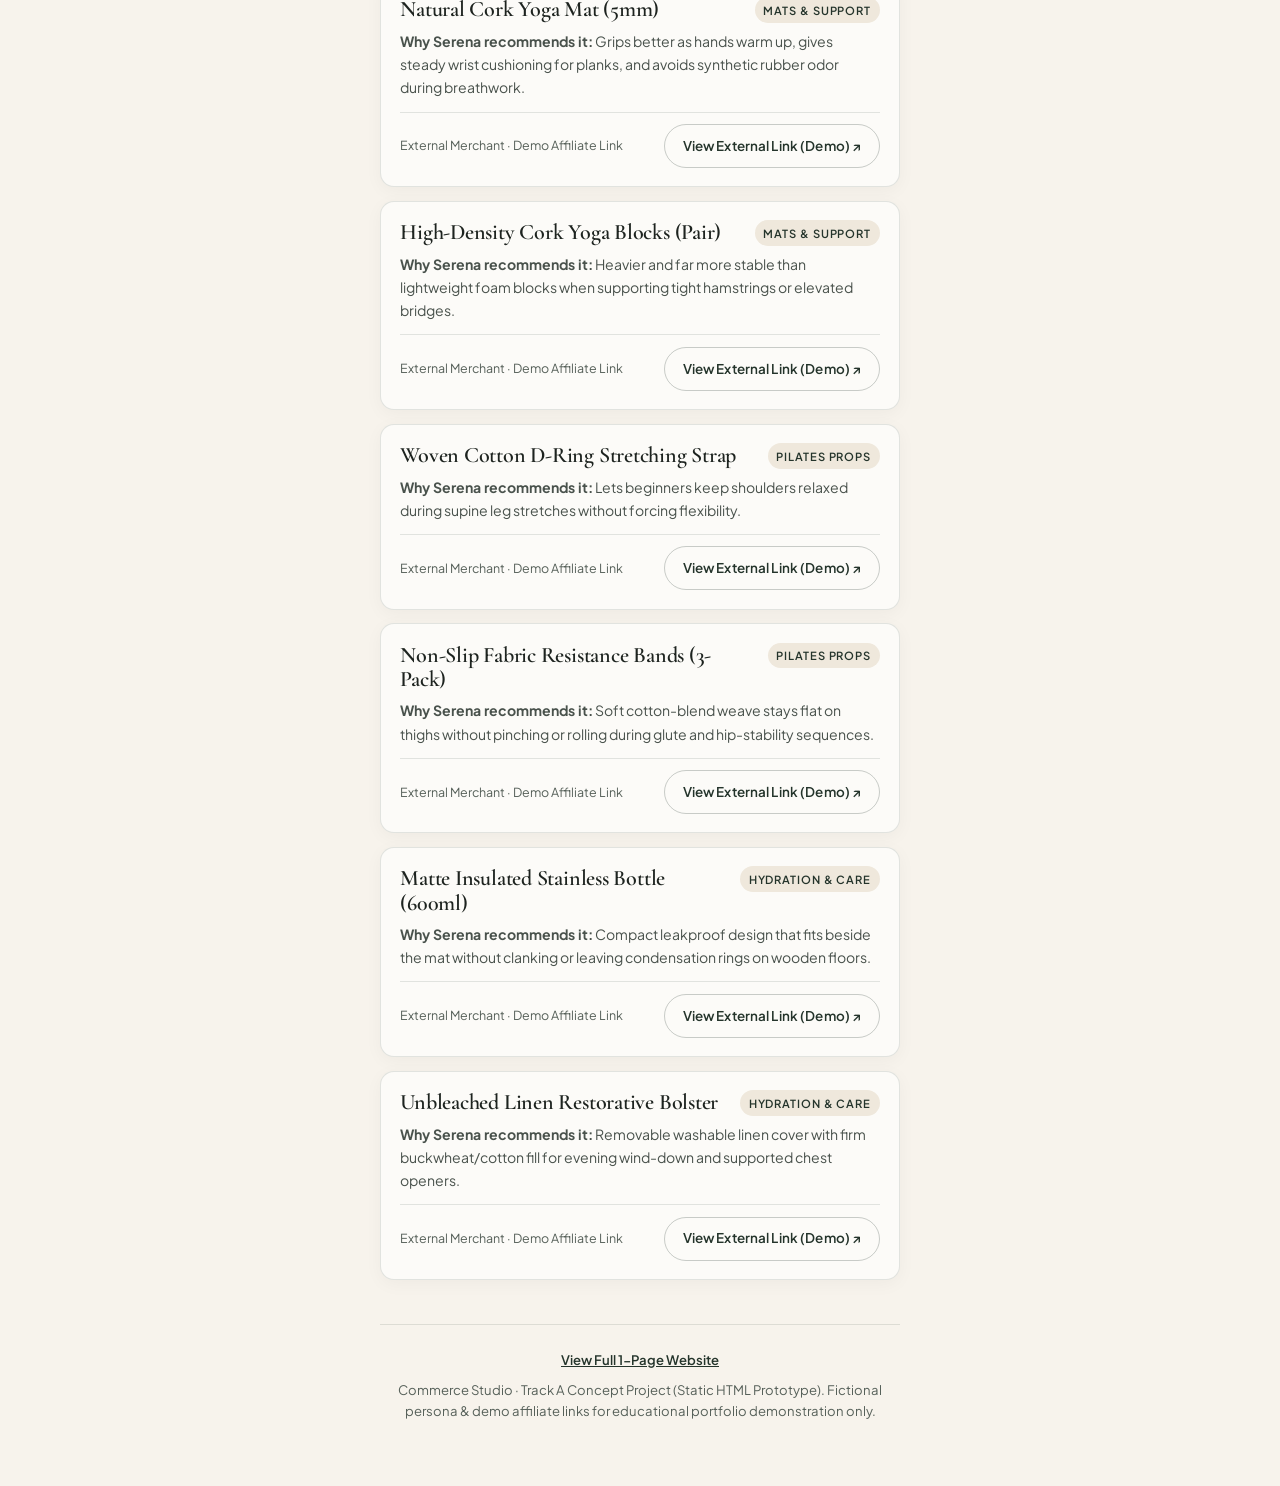
<file: projects/serena-flow-yoga-concept/bio-link.html>
<!DOCTYPE html>
<html lang="en">
<head>
  <meta charset="UTF-8" />
  <meta name="viewport" content="width=device-width, initial-scale=1.0" />
  <title>Serena Flow — Bio-Link &amp; Curated Equipment Hub (Concept Project)</title>
  <meta
    name="description"
    content="Concept Project bio-link and curated yoga &amp; Pilates affiliate equipment hub for fictional coach Serena Hart. Built as a Track A portfolio exercise."
  />
  <link rel="preconnect" href="https://fonts.googleapis.com" />
  <link rel="preconnect" href="https://fonts.gstatic.com" crossorigin />
  <link
    href="https://fonts.googleapis.com/css2?family=Cormorant+Garamond:wght@500;600&family=Plus+Jakarta+Sans:wght@400;500;600;700&display=swap"
    rel="stylesheet"
  />
  <link rel="icon" type="image/svg+xml" href="data:image/svg+xml,%3Csvg xmlns='http://www.w3.org/2000/svg' viewBox='0 0 64 64'%3E%3Crect width='64' height='64' rx='16' fill='%2324342B'/%3E%3Ctext x='50%25' y='56%25' text-anchor='middle' dominant-baseline='middle' font-family='Georgia,serif' font-size='34' fill='%23F7F3EC'%3ES%3C/text%3E%3C/svg%3E" />
  <link rel="stylesheet" href="styles.css" />
</head>
<body>
  <a class="skip-link" href="#bio-main">Skip to main content</a>
  <div class="concept-banner" role="note">
    <strong>CONCEPT PROJECT · PORTFOLIO EXERCISE</strong> — Fictional Yoga &amp; Pilates Coach (Static HTML Demo · No Active Checkout or Paid Client)
  </div>

  <main id="bio-main" class="bio-container">
    <!-- Profile Header -->
    <header class="bio-profile">
      <div class="bio-avatar">
        <img
          src="assets/coach-portrait.jpg"
          alt="Fictional yoga and Pilates coach Serena Hart seated calmly in a sunlit studio"
          width="216"
          height="216"
        />
      </div>
      <span class="eyebrow">Mindful Yoga &amp; Mat Pilates</span>
      <h1>Serena Hart</h1>
      <p class="bio-handle">@serenaflow.concept · Online &amp; Studio Coaching</p>
      <p class="bio-tagline">
        Unhurried mat Pilates and breath-led mobility for beginners and busy professionals. Explore coaching below, or browse my curated home-practice gear.
      </p>
      <a class="btn btn-secondary btn-sm" href="index.html">Visit Full 1-Page Website →</a>
    </header>

    <!-- SECTION 1: Coach's Own Services & Direct Links (Strictly Separate from Affiliate Products) -->
    <section aria-labelledby="coaching-links-heading">
      <div class="bio-section-label">
        <h2 id="coaching-links-heading">1. Coaching &amp; Direct Links</h2>
        <span class="bio-pill-badge">Direct Services</span>
      </div>

      <div class="bio-link-stack">
        <a class="bio-link-card primary-link" href="index.html#contact">
          <div>
            <strong>Request a 1:1 Intro Session</strong>
            <small>Private online Mat Pilates &amp; mobility · Static booking inquiry preview</small>
          </div>
          <span class="bio-arrow" aria-hidden="true">→</span>
        </a>

        <a class="bio-link-card" href="index.html#offerings">
          <div>
            <strong>Classes &amp; Coaching Formats</strong>
            <small>Compare 1:1 coaching, small-group flow, and 4-week beginner foundations</small>
          </div>
          <span class="bio-arrow" aria-hidden="true">→</span>
        </a>

        <a class="bio-link-card" href="index.html#schedule">
          <div>
            <strong>Weekly Live Schedule &amp; How Booking Works</strong>
            <small>Morning and evening sessions · Clear 3-step booking guide</small>
          </div>
          <span class="bio-arrow" aria-hidden="true">→</span>
        </a>

        <button type="button" id="copy-email-btn" class="bio-link-card">
          <div>
            <strong>Copy Studio Inquiry Email (Demo)</strong>
            <small>hello@serenaflow-concept.example · Click to copy demo address</small>
          </div>
          <span class="bio-arrow" aria-hidden="true">⧉</span>
        </button>
      </div>
      <p id="copy-feedback" class="copy-feedback" aria-live="polite"></p>
    </section>

    <!-- SECTION 2: Curated Affiliate Equipment Hub -->
    <section id="equipment-hub" aria-labelledby="equipment-hub-heading">
      <div class="bio-section-label">
        <h2 id="equipment-hub-heading">2. Curated Practice Equipment Hub</h2>
        <span class="bio-pill-badge" id="gear-count">6 curated items</span>
      </div>

      <div class="hub-banner">
        <img
          src="assets/curated-gear.jpg"
          alt="Overhead flat-lay of natural cork yoga mat, cork blocks, cotton strap, sage resistance bands, and matte cream bottle"
          width="1200"
          height="675"
        />
      </div>

      <!-- Clear, Prominent Affiliate Disclosure -->
      <div class="disclosure-box" role="region" aria-label="Affiliate Disclosure">
        <strong>Affiliate Disclosure (Concept Demo):</strong> Product links below represent external merchant affiliate links — <em>not</em> items sold or shipped directly by Serena Flow. In a live creator site with approved affiliate accounts, clicking an external link and making a qualifying purchase may earn a small commission at no extra cost to you. All checkout, pricing, shipping, and returns happen solely on the external merchant's website.
      </div>

      <!-- Interactive Category Filters -->
      <div class="filter-bar" role="group" aria-label="Filter equipment by category">
        <button type="button" class="filter-pill" data-filter="all" aria-pressed="true">All Gear</button>
        <button type="button" class="filter-pill" data-filter="mats-support" aria-pressed="false">Mats &amp; Support</button>
        <button type="button" class="filter-pill" data-filter="pilates-props" aria-pressed="false">Pilates Props</button>
        <button type="button" class="filter-pill" data-filter="hydration-care" aria-pressed="false">Hydration &amp; Care</button>
      </div>

      <!-- Curated Product Cards (External Affiliate Flow — Zero Fake Checkout) -->
      <div class="gear-grid">
        <article class="gear-card" data-category="mats-support">
          <div class="gear-card-top">
            <h3>Natural Cork Yoga Mat (5mm)</h3>
            <span class="gear-cat">Mats &amp; Support</span>
          </div>
          <p class="gear-note">
            <strong>Why Serena recommends it:</strong> Grips better as hands warm up, gives steady wrist cushioning for planks, and avoids synthetic rubber odor during breathwork.
          </p>
          <div class="gear-card-foot">
            <span class="gear-merchant">External Merchant · Demo Affiliate Link</span>
            <button
              type="button"
              class="btn btn-secondary btn-sm"
              data-affiliate-preview
              data-item-name="Natural Cork Yoga Mat (5mm)"
              data-item-merchant="External Wellness Retailer (Demo)"
              data-sample-url="https://external-merchant.example/cork-yoga-mat-5mm?utm_source=serenaflow&ref=affiliate-id-demo"
            >
              View External Link (Demo) ↗
            </button>
          </div>
        </article>

        <article class="gear-card" data-category="mats-support">
          <div class="gear-card-top">
            <h3>High-Density Cork Yoga Blocks (Pair)</h3>
            <span class="gear-cat">Mats &amp; Support</span>
          </div>
          <p class="gear-note">
            <strong>Why Serena recommends it:</strong> Heavier and far more stable than lightweight foam blocks when supporting tight hamstrings or elevated bridges.
          </p>
          <div class="gear-card-foot">
            <span class="gear-merchant">External Merchant · Demo Affiliate Link</span>
            <button
              type="button"
              class="btn btn-secondary btn-sm"
              data-affiliate-preview
              data-item-name="High-Density Cork Yoga Blocks (Pair)"
              data-item-merchant="External Wellness Retailer (Demo)"
              data-sample-url="https://external-merchant.example/cork-blocks-pair?utm_source=serenaflow&ref=affiliate-id-demo"
            >
              View External Link (Demo) ↗
            </button>
          </div>
        </article>

        <article class="gear-card" data-category="pilates-props">
          <div class="gear-card-top">
            <h3>Woven Cotton D-Ring Stretching Strap</h3>
            <span class="gear-cat">Pilates Props</span>
          </div>
          <p class="gear-note">
            <strong>Why Serena recommends it:</strong> Lets beginners keep shoulders relaxed during supine leg stretches without forcing flexibility.
          </p>
          <div class="gear-card-foot">
            <span class="gear-merchant">External Merchant · Demo Affiliate Link</span>
            <button
              type="button"
              class="btn btn-secondary btn-sm"
              data-affiliate-preview
              data-item-name="Woven Cotton D-Ring Stretching Strap"
              data-item-merchant="External Fitness Store (Demo)"
              data-sample-url="https://external-merchant.example/cotton-yoga-strap?utm_source=serenaflow&ref=affiliate-id-demo"
            >
              View External Link (Demo) ↗
            </button>
          </div>
        </article>

        <article class="gear-card" data-category="pilates-props">
          <div class="gear-card-top">
            <h3>Non-Slip Fabric Resistance Bands (3-Pack)</h3>
            <span class="gear-cat">Pilates Props</span>
          </div>
          <p class="gear-note">
            <strong>Why Serena recommends it:</strong> Soft cotton-blend weave stays flat on thighs without pinching or rolling during glute and hip-stability sequences.
          </p>
          <div class="gear-card-foot">
            <span class="gear-merchant">External Merchant · Demo Affiliate Link</span>
            <button
              type="button"
              class="btn btn-secondary btn-sm"
              data-affiliate-preview
              data-item-name="Non-Slip Fabric Resistance Bands (3-Pack)"
              data-item-merchant="External Fitness Store (Demo)"
              data-sample-url="https://external-merchant.example/fabric-resistance-bands?utm_source=serenaflow&ref=affiliate-id-demo"
            >
              View External Link (Demo) ↗
            </button>
          </div>
        </article>

        <article class="gear-card" data-category="hydration-care">
          <div class="gear-card-top">
            <h3>Matte Insulated Stainless Bottle (600ml)</h3>
            <span class="gear-cat">Hydration &amp; Care</span>
          </div>
          <p class="gear-note">
            <strong>Why Serena recommends it:</strong> Compact leakproof design that fits beside the mat without clanking or leaving condensation rings on wooden floors.
          </p>
          <div class="gear-card-foot">
            <span class="gear-merchant">External Merchant · Demo Affiliate Link</span>
            <button
              type="button"
              class="btn btn-secondary btn-sm"
              data-affiliate-preview
              data-item-name="Matte Insulated Stainless Bottle (600ml)"
              data-item-merchant="External Lifestyle Store (Demo)"
              data-sample-url="https://external-merchant.example/insulated-bottle-600ml?utm_source=serenaflow&ref=affiliate-id-demo"
            >
              View External Link (Demo) ↗
            </button>
          </div>
        </article>

        <article class="gear-card" data-category="hydration-care">
          <div class="gear-card-top">
            <h3>Unbleached Linen Restorative Bolster</h3>
            <span class="gear-cat">Hydration &amp; Care</span>
          </div>
          <p class="gear-note">
            <strong>Why Serena recommends it:</strong> Removable washable linen cover with firm buckwheat/cotton fill for evening wind-down and supported chest openers.
          </p>
          <div class="gear-card-foot">
            <span class="gear-merchant">External Merchant · Demo Affiliate Link</span>
            <button
              type="button"
              class="btn btn-secondary btn-sm"
              data-affiliate-preview
              data-item-name="Unbleached Linen Restorative Bolster"
              data-item-merchant="External Wellness Retailer (Demo)"
              data-sample-url="https://external-merchant.example/linen-bolster?utm_source=serenaflow&ref=affiliate-id-demo"
            >
              View External Link (Demo) ↗
            </button>
          </div>
        </article>
      </div>
    </section>

    <footer style="margin-top: 2.75rem; padding-top: 1.5rem; border-top: 1px solid var(--border-subtle); text-align: center; font-size: 0.82rem; color: var(--ink-muted);">
      <p style="margin: 0 0 0.5rem;">
        <a href="index.html" style="font-weight: 600; color: var(--bg-olive); text-decoration: underline;">View Full 1-Page Website</a>
      </p>
      <p style="margin: 0;">
        Commerce Studio · Track A Concept Project (Static HTML Prototype). Fictional persona &amp; demo affiliate links for educational portfolio demonstration only.
      </p>
    </footer>
  </main>

  <!-- Accessible Modal Explaining External Affiliate Referral Link in Demo Mode -->
  <div id="affiliate-modal" class="modal-backdrop" role="dialog" aria-modal="true" aria-hidden="true" aria-labelledby="modal-item-title">
    <div class="modal-dialog">
      <span class="eyebrow">External Affiliate Link Preview</span>
      <h3 id="modal-item-title">Curated Equipment</h3>
      <p>
        <strong>External Merchant:</strong> <span id="modal-item-merchant">External Merchant</span>
      </p>
      <p>
        This is a <strong>Concept Project demo link</strong>. On a live client page, clicking this button redirects visitors directly to the external merchant using the client's valid affiliate tracking URL — there is intentionally <strong>no cart or checkout</strong> on this bio-link page.
      </p>
      <div class="modal-url-box" id="modal-item-url"></div>
      <button type="button" id="modal-close" class="btn btn-primary btn-sm" style="width: 100%;">Close Demo Preview</button>
    </div>
  </div>

  <script src="app.js"></script>
</body>
</html>
</file>
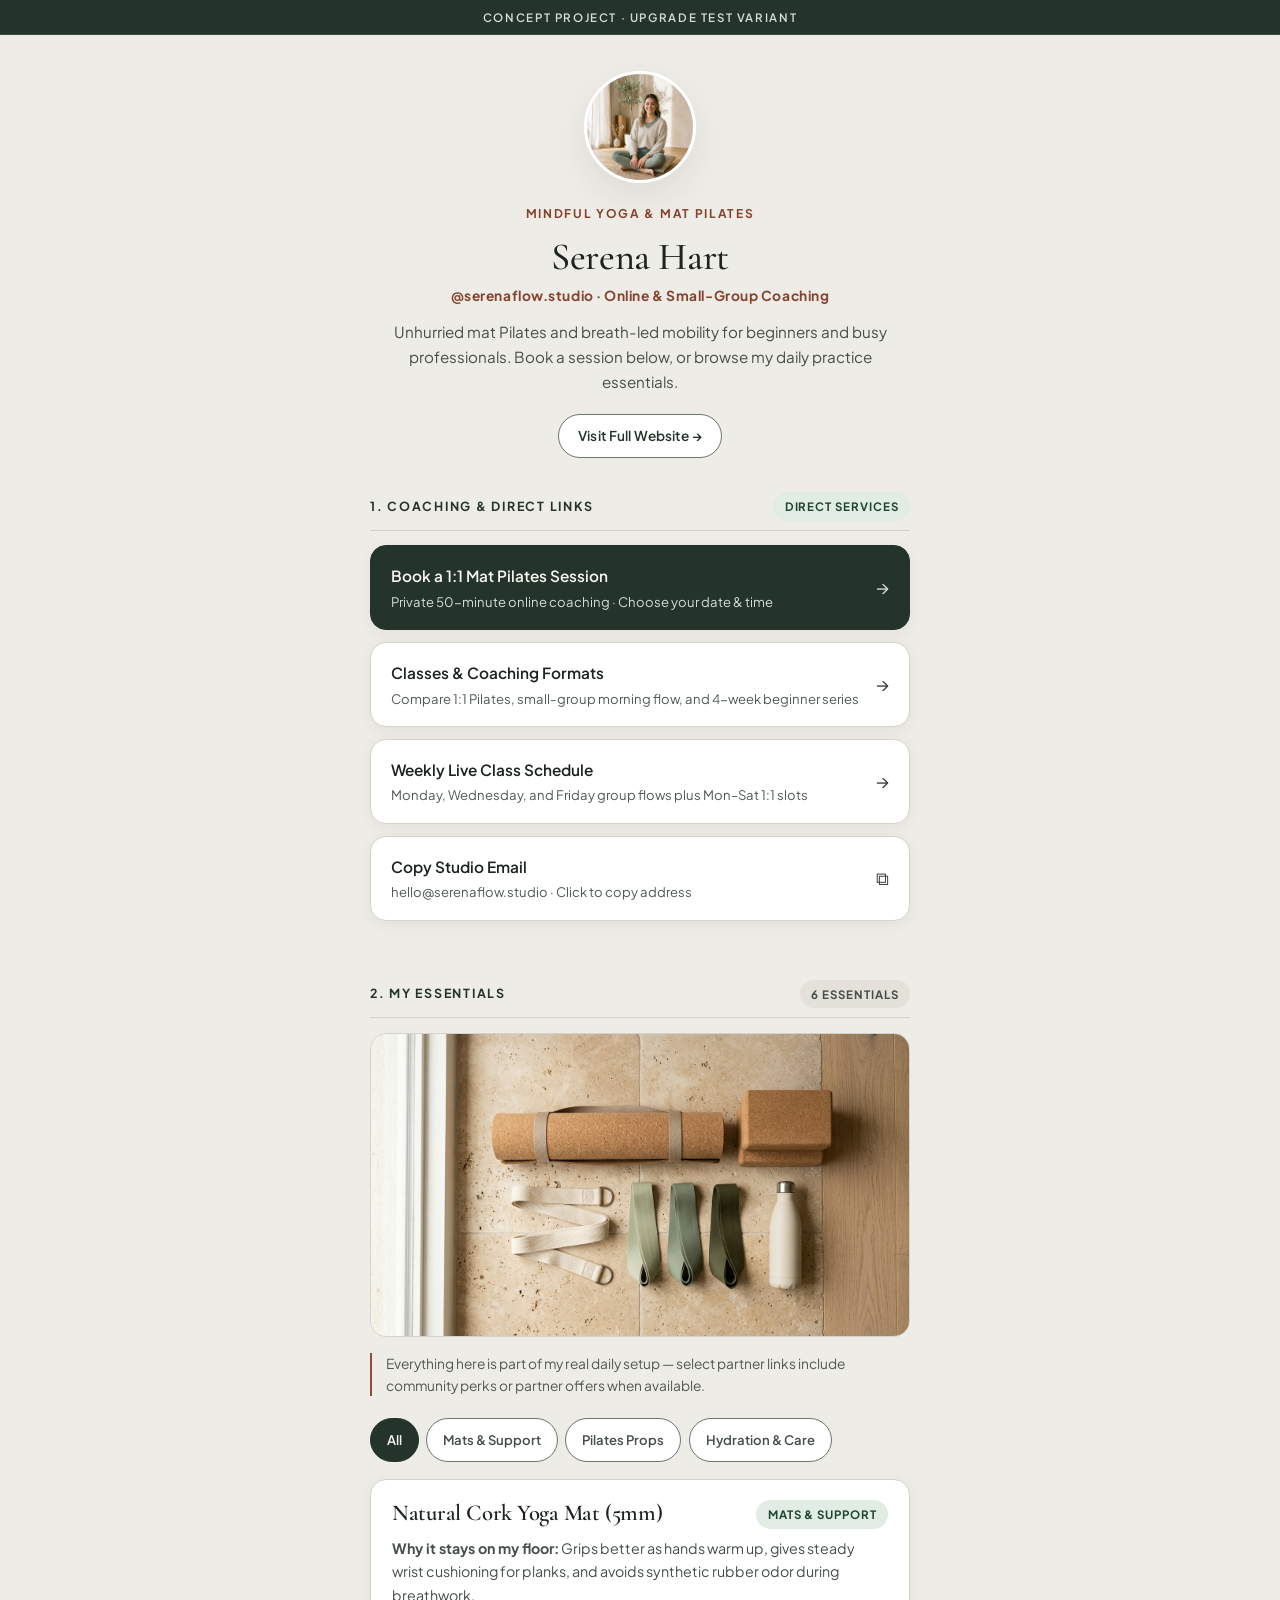
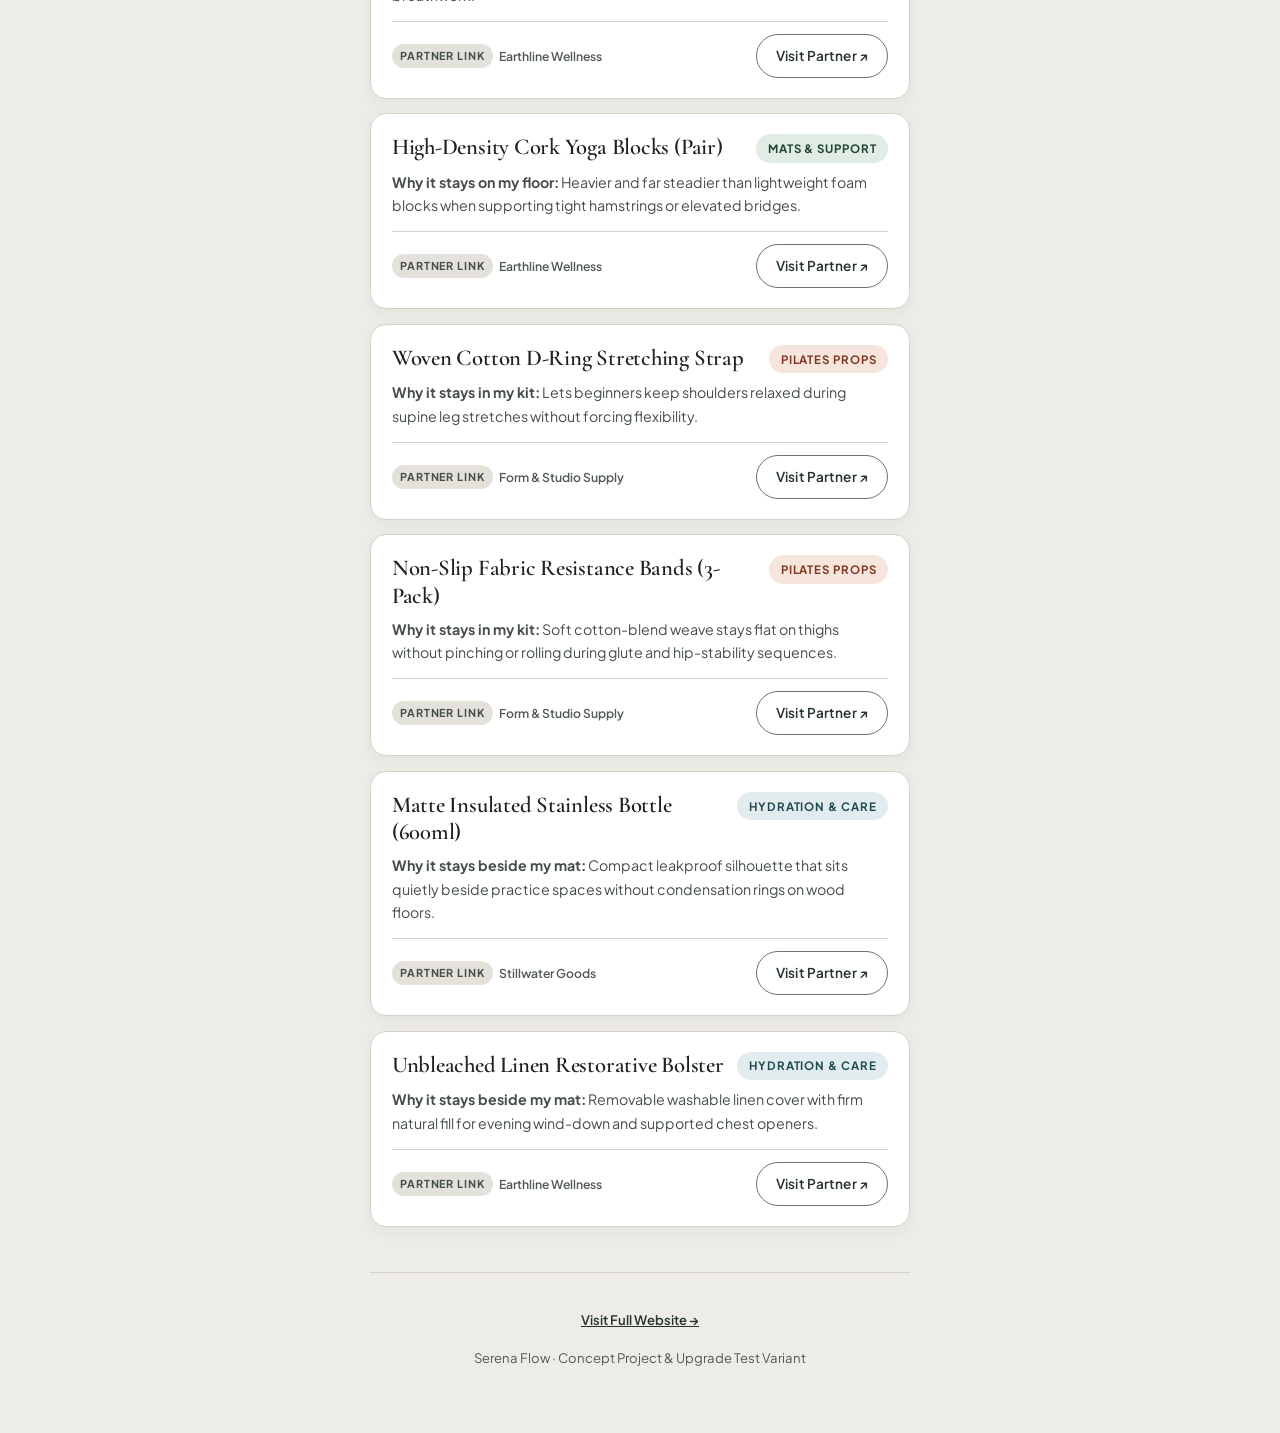
<file: projects/serena-flow-yoga-concept/serena-bio-test.html>
<!DOCTYPE html>
<html lang="en">
<head>
  <meta charset="UTF-8" />
  <meta name="viewport" content="width=device-width, initial-scale=1.0" />
  <title>Serena Flow — Personal Hub &amp; My Essentials</title>
  <meta
    name="description"
    content="Serena Hart's Personal Hub for live online mat Pilates coaching, weekly mobility classes, and daily home practice essentials."
  />
  <link rel="preconnect" href="https://fonts.googleapis.com" />
  <link rel="preconnect" href="https://fonts.gstatic.com" crossorigin />
  <link
    href="https://fonts.googleapis.com/css2?family=Cormorant+Garamond:wght@500;600&family=Plus+Jakarta+Sans:wght@400;500;600;700&display=swap"
    rel="stylesheet"
  />
  <link rel="icon" type="image/svg+xml" href="data:image/svg+xml,%3Csvg xmlns='http://www.w3.org/2000/svg' viewBox='0 0 64 64'%3E%3Crect width='64' height='64' rx='16' fill='%2324342B'/%3E%3Ctext x='50%25' y='56%25' text-anchor='middle' dominant-baseline='middle' font-family='Georgia,serif' font-size='34' fill='%23F7F5F0'%3ES%3C/text%3E%3C/svg%3E" />
  <link rel="stylesheet" href="styles-test.css" />
</head>
<body>
  <a class="skip-link" href="#bio-main">Skip to main content</a>
  <div class="concept-banner" role="note">CONCEPT PROJECT · UPGRADE TEST VARIANT</div>

  <main id="bio-main" class="bio-container">
    <!-- Profile Header -->
    <header class="bio-profile">
      <div class="bio-avatar">
        <img
          src="assets/coach-portrait.jpg"
          alt="Portrait of Serena Hart seated calmly in a sunlit studio"
          width="224"
          height="224"
        />
      </div>
      <span class="eyebrow">Mindful Yoga &amp; Mat Pilates</span>
      <h1>Serena Hart</h1>
      <p class="bio-handle">@serenaflow.studio · Online &amp; Small-Group Coaching</p>
      <p class="bio-tagline">
        Unhurried mat Pilates and breath-led mobility for beginners and busy professionals. Book a session below, or browse my daily practice essentials.
      </p>
      <a class="btn btn-secondary btn-sm" href="serena-test.html">Visit Full Website →</a>
    </header>

    <!-- SECTION 1: Direct Coaching & Booking Links -->
    <section aria-labelledby="coaching-links-heading">
      <div class="bio-section-label">
        <h2 id="coaching-links-heading">1. Coaching &amp; Direct Links</h2>
        <span class="badge-pill badge-sage">Direct Services</span>
      </div>

      <div class="bio-link-stack">
        <a class="bio-link-card primary-link" href="serena-test.html?offering=1%3A1+Private+Mat+Pilates#booking">
          <div>
            <strong>Book a 1:1 Mat Pilates Session</strong>
            <small>Private 50-minute online coaching · Choose your date &amp; time</small>
          </div>
          <span class="bio-arrow" aria-hidden="true">→</span>
        </a>

        <a class="bio-link-card" href="serena-test.html#offerings">
          <div>
            <strong>Classes &amp; Coaching Formats</strong>
            <small>Compare 1:1 Pilates, small-group morning flow, and 4-week beginner series</small>
          </div>
          <span class="bio-arrow" aria-hidden="true">→</span>
        </a>

        <a class="bio-link-card" href="serena-test.html#schedule">
          <div>
            <strong>Weekly Live Class Schedule</strong>
            <small>Monday, Wednesday, and Friday group flows plus Mon–Sat 1:1 slots</small>
          </div>
          <span class="bio-arrow" aria-hidden="true">→</span>
        </a>

        <button type="button" id="copy-email-btn" class="bio-link-card">
          <div>
            <strong>Copy Studio Email</strong>
            <small>hello@serenaflow.studio · Click to copy address</small>
          </div>
          <span class="bio-arrow" aria-hidden="true">⧉</span>
        </button>
      </div>
      <p id="copy-feedback" class="copy-feedback" aria-live="polite"></p>
    </section>

    <!-- SECTION 2: My Essentials -->
    <section id="essentials" aria-labelledby="essentials-hub-heading">
      <div class="bio-section-label">
        <h2 id="essentials-hub-heading">2. My Essentials</h2>
        <span class="badge-pill badge-neutral" id="essentials-count">6 essentials</span>
      </div>

      <div class="hub-banner">
        <img
          src="assets/curated-gear.jpg"
          alt="Overhead arrangement of natural cork yoga mat, cork blocks, cotton strap, sage resistance bands, and matte cream bottle"
          width="1200"
          height="675"
        />
      </div>

      <p class="partner-note">
        Everything here is part of my real daily setup — select partner links include community perks or partner offers when available.
      </p>

      <!-- Interactive Category Filters -->
      <div class="filter-bar" role="group" aria-label="Filter essentials by category">
        <button type="button" class="filter-pill" data-filter="all" aria-pressed="true">All</button>
        <button type="button" class="filter-pill" data-filter="mats-support" aria-pressed="false">Mats &amp; Support</button>
        <button type="button" class="filter-pill" data-filter="pilates-props" aria-pressed="false">Pilates Props</button>
        <button type="button" class="filter-pill" data-filter="hydration-care" aria-pressed="false">Hydration &amp; Care</button>
      </div>

      <!-- 6 Grounded Yoga/Pilates Items (2 per category) -->
      <div class="essentials-grid">
        <article class="essential-card" data-category="mats-support">
          <div class="essential-card-top">
            <h3>Natural Cork Yoga Mat (5mm)</h3>
            <span class="badge-pill badge-sage">Mats &amp; Support</span>
          </div>
          <p class="essential-note">
            <strong>Why it stays on my floor:</strong> Grips better as hands warm up, gives steady wrist cushioning for planks, and avoids synthetic rubber odor during breathwork.
          </p>
          <div class="essential-card-foot">
            <span class="partner-tag">
              <span class="partner-tag-pill">Partner Link</span>
              <span>Earthline Wellness</span>
            </span>
            <button
              type="button"
              class="btn btn-secondary btn-sm"
              data-partner-preview
              data-item-name="Natural Cork Yoga Mat (5mm)"
              data-item-partner="Earthline Wellness"
              data-sample-url="https://partner-store.example/cork-yoga-mat-5mm?ref=serenaflow"
            >
              Visit Partner ↗
            </button>
          </div>
        </article>

        <article class="essential-card" data-category="mats-support">
          <div class="essential-card-top">
            <h3>High-Density Cork Yoga Blocks (Pair)</h3>
            <span class="badge-pill badge-sage">Mats &amp; Support</span>
          </div>
          <p class="essential-note">
            <strong>Why it stays on my floor:</strong> Heavier and far steadier than lightweight foam blocks when supporting tight hamstrings or elevated bridges.
          </p>
          <div class="essential-card-foot">
            <span class="partner-tag">
              <span class="partner-tag-pill">Partner Link</span>
              <span>Earthline Wellness</span>
            </span>
            <button
              type="button"
              class="btn btn-secondary btn-sm"
              data-partner-preview
              data-item-name="High-Density Cork Yoga Blocks (Pair)"
              data-item-partner="Earthline Wellness"
              data-sample-url="https://partner-store.example/cork-blocks-pair?ref=serenaflow"
            >
              Visit Partner ↗
            </button>
          </div>
        </article>

        <article class="essential-card" data-category="pilates-props">
          <div class="essential-card-top">
            <h3>Woven Cotton D-Ring Stretching Strap</h3>
            <span class="badge-pill badge-clay">Pilates Props</span>
          </div>
          <p class="essential-note">
            <strong>Why it stays in my kit:</strong> Lets beginners keep shoulders relaxed during supine leg stretches without forcing flexibility.
          </p>
          <div class="essential-card-foot">
            <span class="partner-tag">
              <span class="partner-tag-pill">Partner Link</span>
              <span>Form &amp; Studio Supply</span>
            </span>
            <button
              type="button"
              class="btn btn-secondary btn-sm"
              data-partner-preview
              data-item-name="Woven Cotton D-Ring Stretching Strap"
              data-item-partner="Form &amp; Studio Supply"
              data-sample-url="https://partner-store.example/cotton-yoga-strap?ref=serenaflow"
            >
              Visit Partner ↗
            </button>
          </div>
        </article>

        <article class="essential-card" data-category="pilates-props">
          <div class="essential-card-top">
            <h3>Non-Slip Fabric Resistance Bands (3-Pack)</h3>
            <span class="badge-pill badge-clay">Pilates Props</span>
          </div>
          <p class="essential-note">
            <strong>Why it stays in my kit:</strong> Soft cotton-blend weave stays flat on thighs without pinching or rolling during glute and hip-stability sequences.
          </p>
          <div class="essential-card-foot">
            <span class="partner-tag">
              <span class="partner-tag-pill">Partner Link</span>
              <span>Form &amp; Studio Supply</span>
            </span>
            <button
              type="button"
              class="btn btn-secondary btn-sm"
              data-partner-preview
              data-item-name="Non-Slip Fabric Resistance Bands (3-Pack)"
              data-item-partner="Form &amp; Studio Supply"
              data-sample-url="https://partner-store.example/fabric-resistance-bands?ref=serenaflow"
            >
              Visit Partner ↗
            </button>
          </div>
        </article>

        <article class="essential-card" data-category="hydration-care">
          <div class="essential-card-top">
            <h3>Matte Insulated Stainless Bottle (600ml)</h3>
            <span class="badge-pill badge-mist">Hydration &amp; Care</span>
          </div>
          <p class="essential-note">
            <strong>Why it stays beside my mat:</strong> Compact leakproof silhouette that sits quietly beside practice spaces without condensation rings on wood floors.
          </p>
          <div class="essential-card-foot">
            <span class="partner-tag">
              <span class="partner-tag-pill">Partner Link</span>
              <span>Stillwater Goods</span>
            </span>
            <button
              type="button"
              class="btn btn-secondary btn-sm"
              data-partner-preview
              data-item-name="Matte Insulated Stainless Bottle (600ml)"
              data-item-partner="Stillwater Goods"
              data-sample-url="https://partner-store.example/insulated-bottle-600ml?ref=serenaflow"
            >
              Visit Partner ↗
            </button>
          </div>
        </article>

        <article class="essential-card" data-category="hydration-care">
          <div class="essential-card-top">
            <h3>Unbleached Linen Restorative Bolster</h3>
            <span class="badge-pill badge-mist">Hydration &amp; Care</span>
          </div>
          <p class="essential-note">
            <strong>Why it stays beside my mat:</strong> Removable washable linen cover with firm natural fill for evening wind-down and supported chest openers.
          </p>
          <div class="essential-card-foot">
            <span class="partner-tag">
              <span class="partner-tag-pill">Partner Link</span>
              <span>Earthline Wellness</span>
            </span>
            <button
              type="button"
              class="btn btn-secondary btn-sm"
              data-partner-preview
              data-item-name="Unbleached Linen Restorative Bolster"
              data-item-partner="Earthline Wellness"
              data-sample-url="https://partner-store.example/linen-bolster?ref=serenaflow"
            >
              Visit Partner ↗
            </button>
          </div>
        </article>
      </div>
    </section>

    <footer class="bio-footer">
      <div>
        <a class="bio-footer-link" href="serena-test.html">Visit Full Website →</a>
      </div>
      <p style="margin: 0;">Serena Flow · Concept Project &amp; Upgrade Test Variant</p>
    </footer>
  </main>

  <!-- Accessible External Partner Link Preview Modal -->
  <div id="partner-modal" class="modal-backdrop" role="dialog" aria-modal="true" aria-hidden="true" aria-labelledby="modal-item-title">
    <div class="modal-dialog">
      <span class="eyebrow">Partner Link Preview</span>
      <h3 id="modal-item-title">Daily Practice Essential</h3>
      <p>
        <strong>Partner Retailer:</strong> <span id="modal-item-partner">Partner Store</span>
      </p>
      <p>
        Partner links take you directly to the retailer's product page where community perks or partner offers apply when available.
      </p>
      <div class="modal-url-box" id="modal-item-url"></div>
      <button type="button" id="modal-close" class="btn btn-primary btn-sm" style="width: 100%;">Close Preview</button>
    </div>
  </div>

  <script src="app-test.js"></script>
</body>
</html>
</file>
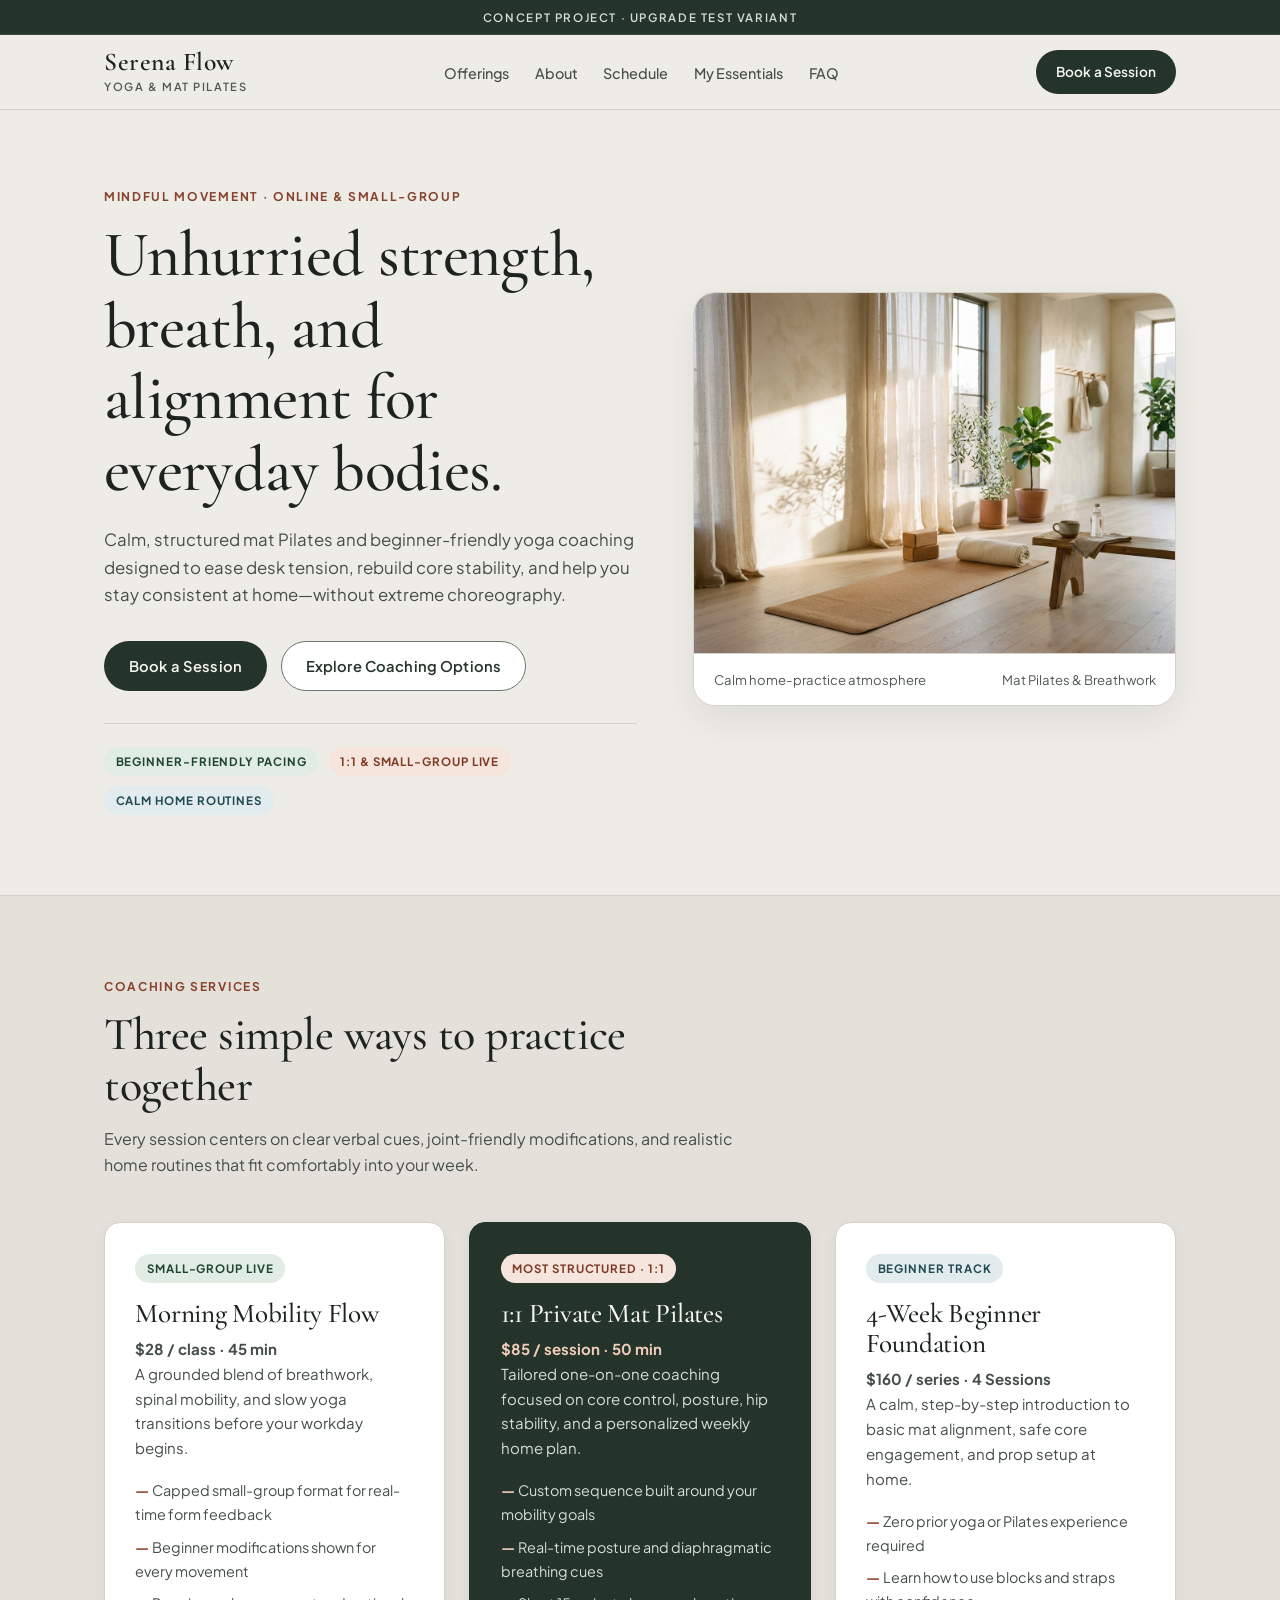
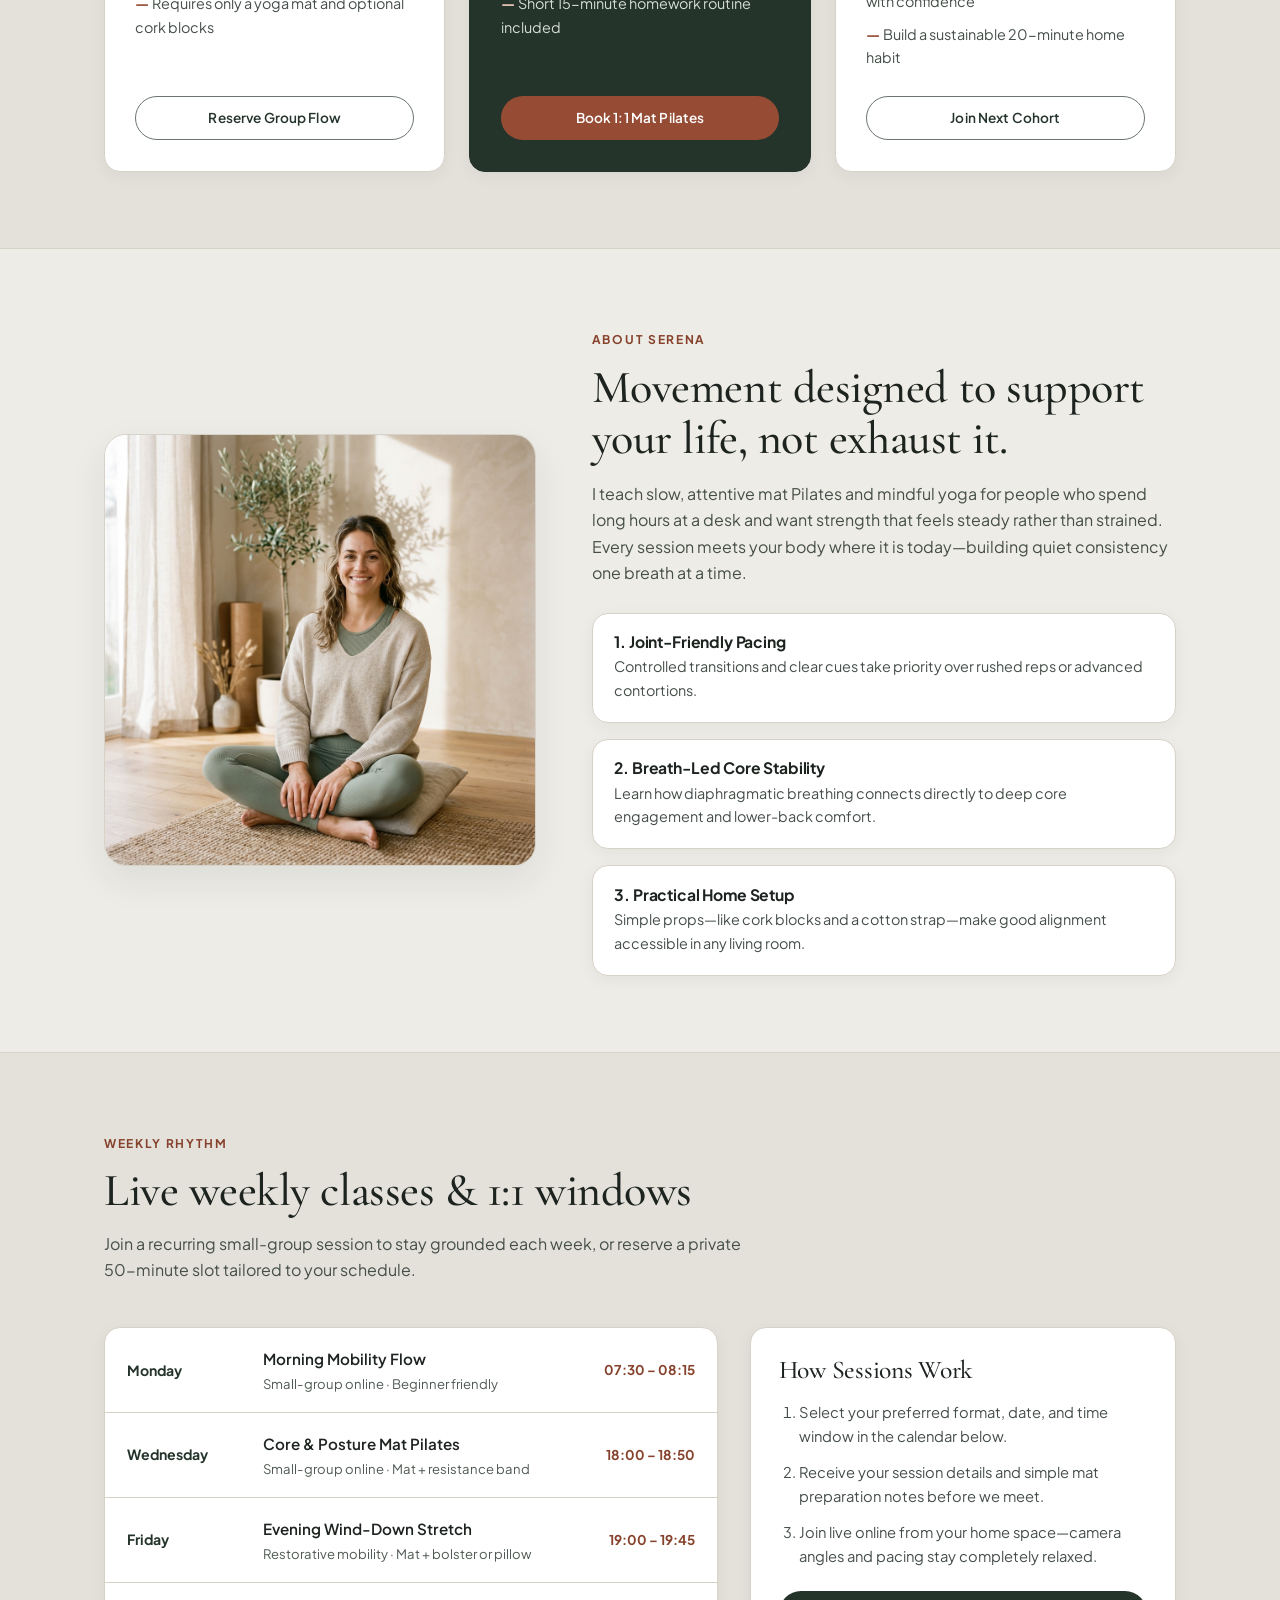
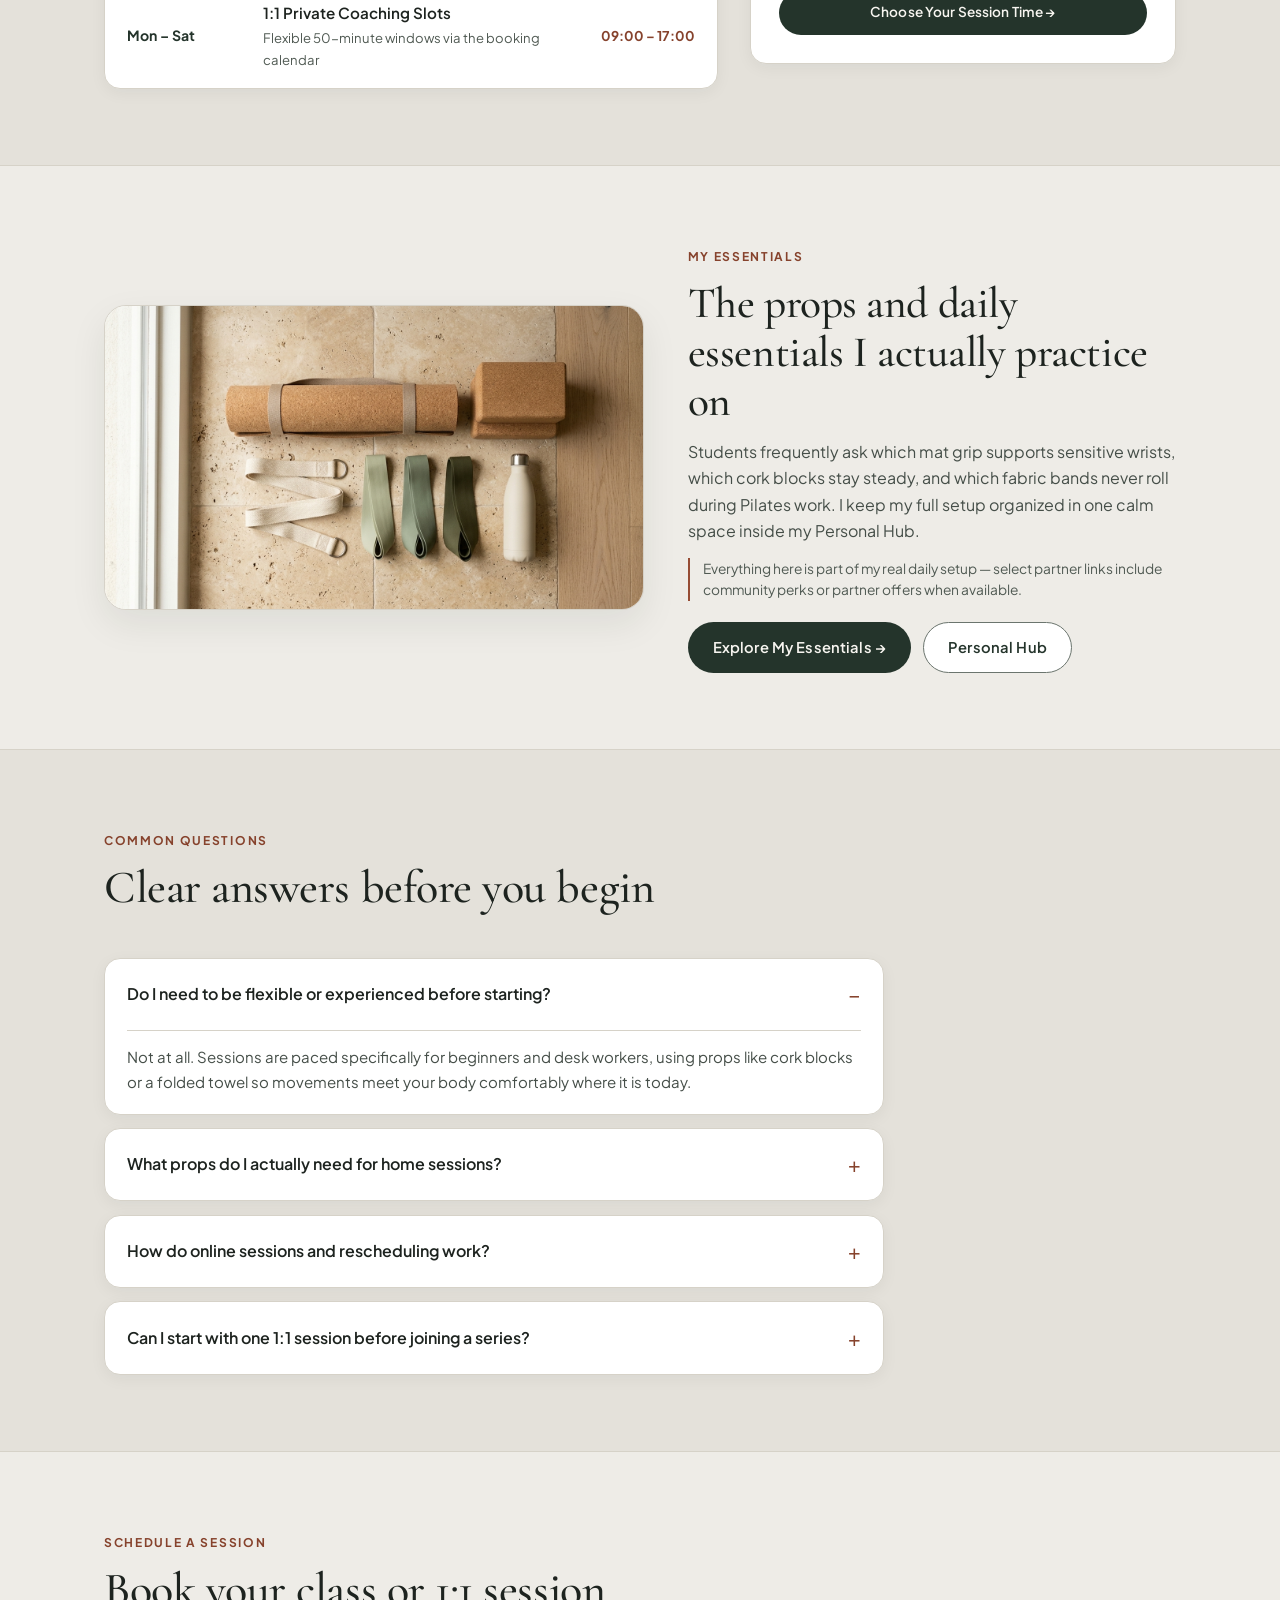
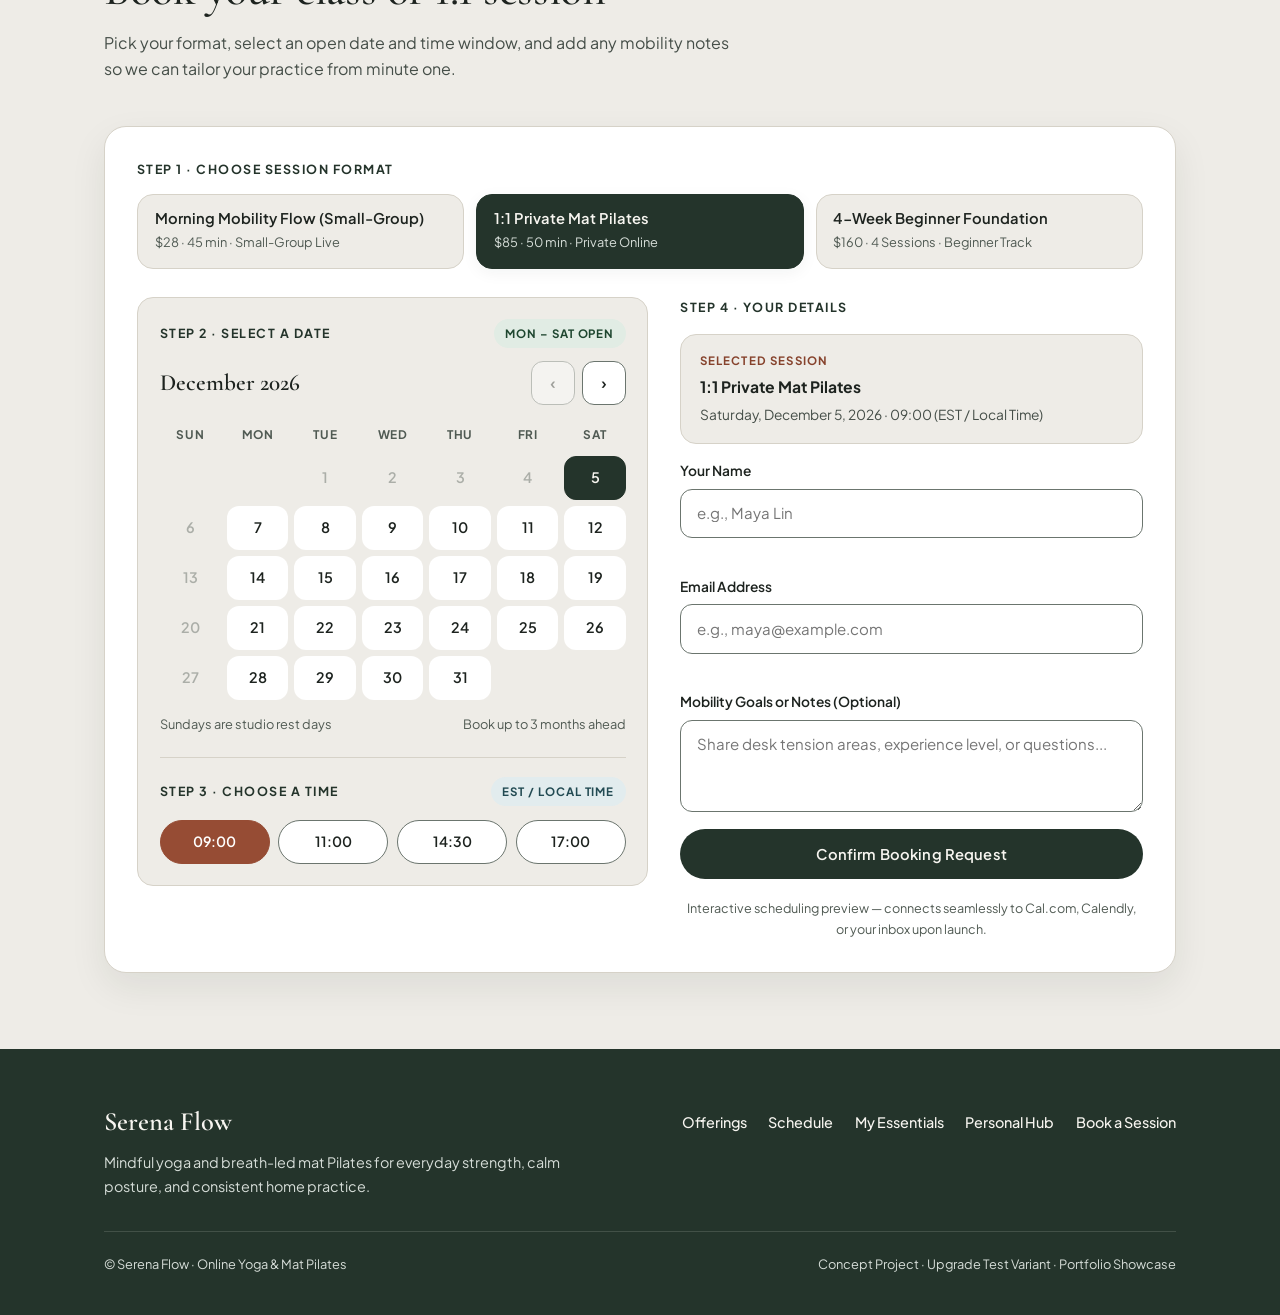
<file: projects/serena-flow-yoga-concept/serena-test.html>
<!DOCTYPE html>
<html lang="en">
<head>
  <meta charset="UTF-8" />
  <meta name="viewport" content="width=device-width, initial-scale=1.0" />
  <title>Serena Flow — Mindful Yoga &amp; Mat Pilates</title>
  <meta
    name="description"
    content="Calm, structured mat Pilates and beginner-friendly yoga coaching with Serena Hart. Live online sessions, weekly mobility flows, and daily home practice essentials."
  />
  <link rel="preconnect" href="https://fonts.googleapis.com" />
  <link rel="preconnect" href="https://fonts.gstatic.com" crossorigin />
  <link
    href="https://fonts.googleapis.com/css2?family=Cormorant+Garamond:wght@500;600&family=Plus+Jakarta+Sans:wght@400;500;600;700&display=swap"
    rel="stylesheet"
  />
  <link rel="icon" type="image/svg+xml" href="data:image/svg+xml,%3Csvg xmlns='http://www.w3.org/2000/svg' viewBox='0 0 64 64'%3E%3Crect width='64' height='64' rx='16' fill='%2324342B'/%3E%3Ctext x='50%25' y='56%25' text-anchor='middle' dominant-baseline='middle' font-family='Georgia,serif' font-size='34' fill='%23F7F5F0'%3ES%3C/text%3E%3C/svg%3E" />
  <link rel="stylesheet" href="styles-test.css" />
</head>
<body>
  <a class="skip-link" href="#top">Skip to main content</a>
  <div class="concept-banner" role="note">CONCEPT PROJECT · UPGRADE TEST VARIANT</div>

  <!-- Sticky Navigation -->
  <header class="site-header">
    <div class="container nav-inner">
      <a class="brand-mark" href="#top" aria-label="Serena Flow home">
        <span class="brand-name">Serena Flow</span>
        <span class="brand-sub">Yoga &amp; Mat Pilates</span>
      </a>

      <nav aria-label="Primary navigation">
        <ul class="nav-links">
          <li><a href="#offerings">Offerings</a></li>
          <li><a href="#about">About</a></li>
          <li><a href="#schedule">Schedule</a></li>
          <li><a href="#essentials">My Essentials</a></li>
          <li><a href="#faq">FAQ</a></li>
        </ul>
      </nav>

      <div class="nav-actions">
        <a class="btn btn-primary btn-sm desktop-cta" href="#booking">Book a Session</a>
        <button
          type="button"
          id="menu-toggle"
          class="menu-toggle"
          aria-expanded="false"
          aria-controls="mobile-drawer"
          aria-label="Toggle navigation menu"
        >
          <span aria-hidden="true">☰</span>
        </button>
      </div>
    </div>

    <div id="mobile-drawer" class="mobile-drawer">
      <ul>
        <li><a href="#offerings">Offerings</a></li>
        <li><a href="#about">About</a></li>
        <li><a href="#schedule">Schedule</a></li>
        <li><a href="#essentials">My Essentials</a></li>
        <li><a href="#faq">FAQ</a></li>
      </ul>
      <div class="mobile-drawer-actions">
        <a class="btn btn-primary btn-sm" href="#booking">Book a Session</a>
        <a class="btn btn-secondary btn-sm" href="serena-bio-test.html">Personal Hub</a>
      </div>
    </div>
  </header>

  <main id="top">
    <!-- HERO -->
    <section class="hero">
      <div class="container hero-grid">
        <div>
          <span class="eyebrow">Mindful Movement · Online &amp; Small-Group</span>
          <h1>Unhurried strength, breath, and alignment for everyday bodies.</h1>
          <p class="hero-lead">
            Calm, structured mat Pilates and beginner-friendly yoga coaching designed to ease desk tension, rebuild core stability, and help you stay consistent at home—without extreme choreography.
          </p>
          <div class="hero-cta-group">
            <a class="btn btn-primary" href="#booking">Book a Session</a>
            <a class="btn btn-secondary" href="#offerings">Explore Coaching Options</a>
          </div>
          <div class="hero-meta">
            <span class="badge-pill badge-sage">Beginner-Friendly Pacing</span>
            <span class="badge-pill badge-clay">1:1 &amp; Small-Group Live</span>
            <span class="badge-pill badge-mist">Calm Home Routines</span>
          </div>
        </div>

        <div class="hero-visual">
          <figure class="editorial-frame">
            <img
              src="assets/hero-studio.jpg"
              alt="Sunlit minimalist yoga and Pilates studio with natural cork yoga mat, cork blocks, wooden bench, and sheer linen curtains"
              width="1200"
              height="900"
            />
            <figcaption class="frame-caption">
              <span>Calm home-practice atmosphere</span>
              <span>Mat Pilates &amp; Breathwork</span>
            </figcaption>
          </figure>
        </div>
      </div>
    </section>

    <!-- OFFERINGS -->
    <section id="offerings" class="section section-band" aria-labelledby="offerings-heading">
      <div class="container">
        <div class="section-header">
          <span class="eyebrow">Coaching Services</span>
          <h2 id="offerings-heading">Three simple ways to practice together</h2>
          <p>
            Every session centers on clear verbal cues, joint-friendly modifications, and realistic home routines that fit comfortably into your week.
          </p>
        </div>

        <div class="offerings-grid">
          <article class="offering-card">
            <div>
              <span class="badge-pill badge-sage">Small-Group Live</span>
              <h3>Morning Mobility Flow</h3>
              <p class="offering-price">$28 / class · 45 min</p>
              <p>A grounded blend of breathwork, spinal mobility, and slow yoga transitions before your workday begins.</p>
              <ul class="offering-list">
                <li>Capped small-group format for real-time form feedback</li>
                <li>Beginner modifications shown for every movement</li>
                <li>Requires only a yoga mat and optional cork blocks</li>
              </ul>
            </div>
            <a class="btn btn-secondary btn-sm" href="#booking" data-select-offering="Morning Mobility Flow (Small-Group)">Reserve Group Flow</a>
          </article>

          <article class="offering-card featured">
            <div>
              <span class="badge-pill badge-clay">Most Structured · 1:1</span>
              <h3>1:1 Private Mat Pilates</h3>
              <p class="offering-price">$85 / session · 50 min</p>
              <p>Tailored one-on-one coaching focused on core control, posture, hip stability, and a personalized weekly home plan.</p>
              <ul class="offering-list">
                <li>Custom sequence built around your mobility goals</li>
                <li>Real-time posture and diaphragmatic breathing cues</li>
                <li>Short 15-minute homework routine included</li>
              </ul>
            </div>
            <a class="btn btn-accent btn-sm" href="#booking" data-select-offering="1:1 Private Mat Pilates">Book 1:1 Mat Pilates</a>
          </article>

          <article class="offering-card">
            <div>
              <span class="badge-pill badge-mist">Beginner Track</span>
              <h3>4-Week Beginner Foundation</h3>
              <p class="offering-price">$160 / series · 4 Sessions</p>
              <p>A calm, step-by-step introduction to basic mat alignment, safe core engagement, and prop setup at home.</p>
              <ul class="offering-list">
                <li>Zero prior yoga or Pilates experience required</li>
                <li>Learn how to use blocks and straps with confidence</li>
                <li>Build a sustainable 20-minute home habit</li>
              </ul>
            </div>
            <a class="btn btn-secondary btn-sm" href="#booking" data-select-offering="4-Week Beginner Foundation">Join Next Cohort</a>
          </article>
        </div>
      </div>
    </section>

    <!-- ABOUT -->
    <section id="about" class="section" aria-labelledby="about-heading">
      <div class="container approach-grid">
        <div class="portrait-frame">
          <img
            src="assets/coach-portrait.jpg"
            alt="Serena Hart seated calmly on a woven mat in natural studio light"
            width="900"
            height="900"
          />
        </div>

        <div>
          <span class="eyebrow">About Serena</span>
          <h2 id="about-heading" class="approach-heading">
            Movement designed to support your life, not exhaust it.
          </h2>
          <p class="approach-lead">
            I teach slow, attentive mat Pilates and mindful yoga for people who spend long hours at a desk and want strength that feels steady rather than strained. Every session meets your body where it is today—building quiet consistency one breath at a time.
          </p>

          <div class="principles-list">
            <div class="principle-item">
              <h3>1. Joint-Friendly Pacing</h3>
              <p>Controlled transitions and clear cues take priority over rushed reps or advanced contortions.</p>
            </div>
            <div class="principle-item">
              <h3>2. Breath-Led Core Stability</h3>
              <p>Learn how diaphragmatic breathing connects directly to deep core engagement and lower-back comfort.</p>
            </div>
            <div class="principle-item">
              <h3>3. Practical Home Setup</h3>
              <p>Simple props—like cork blocks and a cotton strap—make good alignment accessible in any living room.</p>
            </div>
          </div>
        </div>
      </div>
    </section>

    <!-- WEEKLY SCHEDULE -->
    <section id="schedule" class="section section-band" aria-labelledby="schedule-heading">
      <div class="container">
        <div class="section-header">
          <span class="eyebrow">Weekly Rhythm</span>
          <h2 id="schedule-heading">Live weekly classes &amp; 1:1 windows</h2>
          <p>
            Join a recurring small-group session to stay grounded each week, or reserve a private 50-minute slot tailored to your schedule.
          </p>
        </div>

        <div class="schedule-grid">
          <div class="schedule-table" role="region" aria-label="Weekly live coaching schedule">
            <div class="schedule-row">
              <div class="schedule-day">Monday</div>
              <div class="schedule-class">
                Morning Mobility Flow
                <small>Small-group online · Beginner friendly</small>
              </div>
              <div class="schedule-time">07:30 – 08:15</div>
            </div>
            <div class="schedule-row">
              <div class="schedule-day">Wednesday</div>
              <div class="schedule-class">
                Core &amp; Posture Mat Pilates
                <small>Small-group online · Mat + resistance band</small>
              </div>
              <div class="schedule-time">18:00 – 18:50</div>
            </div>
            <div class="schedule-row">
              <div class="schedule-day">Friday</div>
              <div class="schedule-class">
                Evening Wind-Down Stretch
                <small>Restorative mobility · Mat + bolster or pillow</small>
              </div>
              <div class="schedule-time">19:00 – 19:45</div>
            </div>
            <div class="schedule-row">
              <div class="schedule-day">Mon – Sat</div>
              <div class="schedule-class">
                1:1 Private Coaching Slots
                <small>Flexible 50-minute windows via the booking calendar</small>
              </div>
              <div class="schedule-time">09:00 – 17:00</div>
            </div>
          </div>

          <aside class="booking-steps-card">
            <h3>How Sessions Work</h3>
            <ol class="steps-list">
              <li>Select your preferred format, date, and time window in the calendar below.</li>
              <li>Receive your session details and simple mat preparation notes before we meet.</li>
              <li>Join live online from your home space—camera angles and pacing stay completely relaxed.</li>
            </ol>
            <a class="btn btn-primary btn-sm" href="#booking" style="width: 100%;">Choose Your Session Time →</a>
          </aside>
        </div>
      </div>
    </section>

    <!-- MY ESSENTIALS BRIDGE -->
    <section id="essentials" class="section" aria-labelledby="essentials-heading">
      <div class="container essentials-bridge">
        <div class="essentials-photo">
          <img
            src="assets/curated-gear.jpg"
            alt="Natural cork yoga mat, cork blocks, cotton strap, sage fabric resistance bands, and cream insulated bottle arranged on warm stone"
            width="1200"
            height="675"
          />
        </div>

        <div>
          <span class="eyebrow">My Essentials</span>
          <h2 id="essentials-heading" class="essentials-heading">
            The props and daily essentials I actually practice on
          </h2>
          <p class="essentials-copy">
            Students frequently ask which mat grip supports sensitive wrists, which cork blocks stay steady, and which fabric bands never roll during Pilates work. I keep my full setup organized in one calm space inside my Personal Hub.
          </p>
          <p class="partner-note">
            Everything here is part of my real daily setup — select partner links include community perks or partner offers when available.
          </p>
          <div class="essentials-actions">
            <a class="btn btn-primary" href="serena-bio-test.html#essentials">Explore My Essentials →</a>
            <a class="btn btn-secondary" href="serena-bio-test.html">Personal Hub</a>
          </div>
        </div>
      </div>
    </section>

    <!-- FAQ -->
    <section id="faq" class="section section-band" aria-labelledby="faq-heading">
      <div class="container">
        <div class="section-header">
          <span class="eyebrow">Common Questions</span>
          <h2 id="faq-heading">Clear answers before you begin</h2>
        </div>

        <div class="faq-list">
          <details class="faq-item" open>
            <summary>Do I need to be flexible or experienced before starting?</summary>
            <div class="faq-answer">
              Not at all. Sessions are paced specifically for beginners and desk workers, using props like cork blocks or a folded towel so movements meet your body comfortably where it is today.
            </div>
          </details>

          <details class="faq-item">
            <summary>What props do I actually need for home sessions?</summary>
            <div class="faq-answer">
              A supportive mat is plenty to begin. Two firm blocks, a simple cotton strap, and a light fabric resistance band are helpful additions over time—you can browse my exact daily picks inside <a href="serena-bio-test.html#essentials">My Essentials</a>.
            </div>
          </details>

          <details class="faq-item">
            <summary>How do online sessions and rescheduling work?</summary>
            <div class="faq-answer">
              Every live class and 1:1 session meets over a simple video link sent ahead of time. If your week shifts unexpectedly, you can reschedule any private session with at least 24 hours' notice at no fee.
            </div>
          </details>

          <details class="faq-item">
            <summary>Can I start with one 1:1 session before joining a series?</summary>
            <div class="faq-answer">
              Yes. Booking a single 1:1 Private Mat Pilates session is the easiest way to assess your posture, talk through any stiffness, and decide whether weekly group flow or a 4-week foundation suits you best.
            </div>
          </details>
        </div>
      </div>
    </section>

    <!-- INTERACTIVE BOOKING CALENDAR -->
    <section id="booking" class="section" aria-labelledby="booking-heading">
      <div class="container">
        <div class="section-header">
          <span class="eyebrow">Schedule a Session</span>
          <h2 id="booking-heading">Book your class or 1:1 session</h2>
          <p>
            Pick your format, select an open date and time window, and add any mobility notes so we can tailor your practice from minute one.
          </p>
        </div>

        <div id="booking-widget" class="booking-shell">
          <div id="booking-form-wrapper" class="booking-form-wrapper">
            <!-- Step 1: Format -->
            <div class="booking-step-label">
              <span class="booking-step-title">Step 1 · Choose Session Format</span>
            </div>
            <div class="format-selector" role="group" aria-label="Session format">
              <button type="button" class="format-option" data-booking-offering="Morning Mobility Flow (Small-Group)" aria-pressed="false">
                <strong>Morning Mobility Flow (Small-Group)</strong>
                <small>$28 · 45 min · Small-Group Live</small>
              </button>
              <button type="button" class="format-option" data-booking-offering="1:1 Private Mat Pilates" aria-pressed="true">
                <strong>1:1 Private Mat Pilates</strong>
                <small>$85 · 50 min · Private Online</small>
              </button>
              <button type="button" class="format-option" data-booking-offering="4-Week Beginner Foundation" aria-pressed="false">
                <strong>4-Week Beginner Foundation</strong>
                <small>$160 · 4 Sessions · Beginner Track</small>
              </button>
            </div>

            <div class="booking-grid">
              <!-- Step 2 & 3: Calendar + Time Slots -->
              <div class="booking-calendar-panel">
                <div class="booking-step-label">
                  <span class="booking-step-title">Step 2 · Select a Date</span>
                  <span class="badge-pill badge-sage">Mon – Sat Open</span>
                </div>

                <div class="cal-header">
                  <span id="cal-month-label" class="cal-month-label" aria-live="polite">Month Year</span>
                  <div class="cal-nav-group">
                    <button type="button" id="cal-prev" class="cal-nav-btn" aria-label="Previous month">‹</button>
                    <button type="button" id="cal-next" class="cal-nav-btn" aria-label="Next month">›</button>
                  </div>
                </div>

                <div class="cal-weekdays" aria-hidden="true">
                  <span>Sun</span>
                  <span>Mon</span>
                  <span>Tue</span>
                  <span>Wed</span>
                  <span>Thu</span>
                  <span>Fri</span>
                  <span>Sat</span>
                </div>

                <div id="cal-days" class="cal-days" role="group" aria-label="Available booking dates"></div>

                <div class="cal-legend">
                  <span>Sundays are studio rest days</span>
                  <span>Book up to 3 months ahead</span>
                </div>

                <!-- Step 3: Time Slots -->
                <div class="timeslot-section">
                  <div class="booking-step-label">
                    <span class="booking-step-title">Step 3 · Choose a Time</span>
                    <span class="badge-pill badge-mist">EST / Local Time</span>
                  </div>
                  <div class="timeslot-grid" role="group" aria-label="Available time slots">
                    <button type="button" class="time-pill" data-time-slot="09:00" aria-pressed="true">09:00</button>
                    <button type="button" class="time-pill" data-time-slot="11:00" aria-pressed="false">11:00</button>
                    <button type="button" class="time-pill" data-time-slot="14:30" aria-pressed="false">14:30</button>
                    <button type="button" class="time-pill" data-time-slot="17:00" aria-pressed="false">17:00</button>
                  </div>
                </div>
              </div>

              <!-- Step 4: Details Form -->
              <form id="booking-form" class="booking-form-panel" novalidate>
                <div class="booking-step-label" style="margin-bottom: 0;">
                  <span class="booking-step-title">Step 4 · Your Details</span>
                </div>

                <div class="booking-selection-summary" aria-live="polite">
                  <span class="summary-kicker">Selected Session</span>
                  <strong id="summary-offering">1:1 Private Mat Pilates</strong>
                  <span id="summary-slot">Loading next available date…</span>
                </div>

                <div class="form-field">
                  <label for="booking-name">Your Name</label>
                  <input id="booking-name" name="name" type="text" autocomplete="name" placeholder="e.g., Maya Lin" required />
                  <span id="booking-name-error" class="field-error" role="alert"></span>
                </div>

                <div class="form-field">
                  <label for="booking-email">Email Address</label>
                  <input id="booking-email" name="email" type="email" autocomplete="email" placeholder="e.g., maya@example.com" required />
                  <span id="booking-email-error" class="field-error" role="alert"></span>
                </div>

                <div class="form-field">
                  <label for="booking-notes">Mobility Goals or Notes (Optional)</label>
                  <textarea id="booking-notes" name="notes" placeholder="Share desk tension areas, experience level, or questions..."></textarea>
                </div>

                <button type="submit" class="btn btn-primary" style="width: 100%;">Confirm Booking Request</button>
                <p class="booking-micro-note">
                  Interactive scheduling preview — connects seamlessly to Cal.com, Calendly, or your inbox upon launch.
                </p>
              </form>
            </div>
          </div>

          <!-- Confirmation Card -->
          <div id="booking-confirmation" class="booking-confirmation" role="status" aria-live="polite">
            <div class="confirmation-header">
              <div>
                <span class="badge-pill badge-sage">Request Confirmed</span>
                <h3 style="margin-top: 0.55rem;">Your session slot is reserved</h3>
              </div>
            </div>
            <p style="margin: 0; color: var(--ink-secondary); font-size: 0.94rem;">
              Save the calendar invite below so your practice time stays protected on your schedule.
            </p>

            <dl class="confirmation-details">
              <div class="confirm-row">
                <dt>Session Format</dt>
                <dd id="confirm-offering"></dd>
              </div>
              <div class="confirm-row">
                <dt>Date</dt>
                <dd id="confirm-date"></dd>
              </div>
              <div class="confirm-row">
                <dt>Time</dt>
                <dd id="confirm-time"></dd>
              </div>
              <div class="confirm-row">
                <dt>Name</dt>
                <dd id="confirm-name"></dd>
              </div>
              <div class="confirm-row">
                <dt>Email</dt>
                <dd id="confirm-email"></dd>
              </div>
              <div id="confirm-notes-row" class="confirm-row" hidden>
                <dt>Notes</dt>
                <dd id="confirm-notes"></dd>
              </div>
            </dl>

            <div class="confirmation-actions">
              <button type="button" id="download-ics-btn" class="btn btn-primary">Download Calendar Invite (.ics)</button>
              <button type="button" id="modify-booking-btn" class="btn btn-secondary">Modify Time</button>
            </div>
          </div>
        </div>
      </div>
    </section>
  </main>

  <footer class="site-footer">
    <div class="container">
      <div class="footer-grid">
        <div>
          <div class="footer-brand">Serena Flow</div>
          <p class="footer-summary">
            Mindful yoga and breath-led mat Pilates for everyday strength, calm posture, and consistent home practice.
          </p>
        </div>

        <div class="footer-links">
          <a href="#offerings">Offerings</a>
          <a href="#schedule">Schedule</a>
          <a href="#essentials">My Essentials</a>
          <a href="serena-bio-test.html">Personal Hub</a>
          <a href="#booking">Book a Session</a>
        </div>
      </div>

      <div class="footer-bottom">
        <span>© Serena Flow · Online Yoga &amp; Mat Pilates</span>
        <span>Concept Project · Upgrade Test Variant · Portfolio Showcase</span>
      </div>
    </div>
  </footer>

  <script src="app-test.js"></script>
</body>
</html>
</file>
<file: website/styles.css>
/* ==========================================================================
   Albert — Social-to-Income Digital Studio (V2 Anti-Template Rebuild)
   Art Direction: Dark Obsidian Creative Studio Bento (Linear / Raycast Caliber)
   Palette: Deep Obsidian (#111214) · Charcoal (#181A1F) · Graphite (#20232A)
   Accents: Warm Amber (#F59E0B) · Growth Emerald (#10B981) · Coral / Violet
   ========================================================================== */

:root {
  /* Layered Dark Obsidian Surfaces */
  --bg-obsidian: #111214;
  --bg-band: #181A1F;
  --bg-card: #20232A;
  --bg-surface-deep: #15171C;
  --bg-featured: #1B1916;

  /* Architectural Borders */
  --border-hairline: rgba(255, 255, 255, 0.09);
  --border-strong: rgba(255, 255, 255, 0.16);
  --border-control: #6E7687;
  --border-amber: rgba(245, 158, 11, 0.48);
  --border-amber-hover: rgba(245, 158, 11, 0.38);

  /* High-Contrast Ink (WCAG AA Verified >= 4.5:1 on all dark surfaces) */
  --ink-primary: #F4F4F5;
  --ink-body: #C4C9D4;
  --ink-muted: #9CA3AF;

  /* Controlled Accents (Zero Cobalt Blue) */
  --accent-amber: #F59E0B;
  --accent-amber-hover: #FBBF24;
  --accent-amber-text: #FCD34D;
  --accent-amber-bg: rgba(245, 158, 11, 0.14);

  --accent-emerald: #10B981;
  --accent-emerald-text: #6EE7B7;
  --accent-emerald-bg: rgba(16, 185, 129, 0.14);
  --accent-emerald-border: rgba(16, 185, 129, 0.36);

  --accent-coral: #FB7185;
  --accent-coral-text: #FDA4AF;
  --accent-coral-error: #FECDD3;
  --accent-coral-bg: rgba(251, 113, 133, 0.14);
  --accent-coral-border: rgba(251, 113, 133, 0.34);

  --accent-violet: #A78BFA;
  --accent-violet-text: #C4B5FD;
  --accent-violet-bg: rgba(167, 139, 250, 0.14);
  --accent-violet-border: rgba(167, 139, 250, 0.34);

  /* Typography */
  --font-display: 'Space Grotesk', 'Segoe UI', system-ui, -apple-system, sans-serif;
  --font-sans: 'Plus Jakarta Sans', 'Segoe UI', system-ui, -apple-system, sans-serif;
  --font-mono: 'JetBrains Mono', ui-monospace, 'Cascadia Code', Consolas, monospace;

  /* Layout & Radius */
  --radius-sm: 10px;
  --radius-md: 16px;
  --radius-lg: 22px;
  --radius-pill: 999px;
  --container-max: 1140px;
  --shadow-float: 0 18px 48px rgba(0, 0, 0, 0.48);
  --shadow-card: 0 10px 30px rgba(0, 0, 0, 0.32);
}

/* Reset & Base */
*,
*::before,
*::after {
  box-sizing: border-box;
}

html {
  scroll-behavior: smooth;
  -webkit-text-size-adjust: 100%;
  background-color: var(--bg-obsidian);
}

@media (prefers-reduced-motion: reduce) {
  html {
    scroll-behavior: auto;
  }
  *,
  *::before,
  *::after {
    animation-duration: 0.01ms !important;
    animation-iteration-count: 1 !important;
    transition-duration: 0.01ms !important;
  }
}

body {
  margin: 0;
  font-family: var(--font-sans);
  font-size: 16px;
  line-height: 1.6;
  color: var(--ink-body);
  background-color: var(--bg-obsidian);
  overflow-x: clip;
  -webkit-font-smoothing: antialiased;
}

body.drawer-open {
  overflow: hidden;
}

a {
  color: var(--accent-amber-text);
  text-decoration: none;
}

a:hover {
  color: var(--accent-amber-hover);
}

button,
input,
textarea {
  font: inherit;
  color: inherit;
}

button {
  cursor: pointer;
}

:focus-visible {
  outline: 2.5px solid var(--accent-amber-hover);
  outline-offset: 2px;
}

/* Skip Link */
.skip-link {
  position: absolute;
  top: -120px;
  left: 16px;
  z-index: 1000;
  padding: 12px 18px;
  border-radius: var(--radius-sm);
  background-color: var(--accent-amber);
  color: var(--bg-obsidian);
  font-weight: 700;
}

.skip-link:focus {
  top: 14px;
  color: var(--bg-obsidian);
}

/* Anchor Offset for Floating Pill Navbar */
section[id],
div[id] {
  scroll-margin-top: 108px;
}

.container {
  width: 100%;
  max-width: var(--container-max);
  margin-inline: auto;
  padding-inline: 24px;
}

.section {
  padding-block: 84px;
}

.section--band {
  background-color: var(--bg-band);
  border-block: 1px solid var(--border-hairline);
}

.section-head {
  max-width: 680px;
  margin-bottom: 40px;
}

.head-badges {
  display: flex;
  align-items: center;
  flex-wrap: wrap;
  gap: 10px;
  margin-bottom: 12px;
}

.head-badges .eyebrow {
  margin-bottom: 0;
}

.eyebrow {
  display: inline-block;
  font-family: var(--font-mono);
  font-size: 0.78rem;
  font-weight: 600;
  letter-spacing: 0.08em;
  text-transform: uppercase;
  color: var(--accent-amber-text);
  margin-bottom: 12px;
}

h1,
h2,
h3 {
  margin: 0;
  font-family: var(--font-display);
  color: var(--ink-primary);
  letter-spacing: -0.03em;
  line-height: 1.12;
}

h2 {
  font-size: clamp(1.75rem, 3.1vw, 2.45rem);
  font-weight: 700;
}

h3 {
  font-size: 1.24rem;
  font-weight: 700;
}

p {
  margin: 0;
}

.section-lead {
  margin-top: 12px;
  font-size: 1.04rem;
  color: var(--ink-body);
}

.mono {
  font-family: var(--font-mono);
}

.text-amber {
  color: var(--accent-amber-hover);
}

.text-emerald {
  color: var(--accent-emerald-text);
}

.text-primary {
  color: var(--ink-primary);
}

/* Pills & Badges */
.pill {
  display: inline-flex;
  align-items: center;
  gap: 7px;
  padding: 5px 12px;
  border-radius: var(--radius-pill);
  font-size: 0.8rem;
  font-weight: 600;
  line-height: 1.25;
  white-space: nowrap;
}

.pill-dot {
  width: 7px;
  height: 7px;
  border-radius: 50%;
  background-color: currentColor;
  flex-shrink: 0;
}

.pill--emerald {
  background-color: var(--accent-emerald-bg);
  color: var(--accent-emerald-text);
  border: 1px solid var(--accent-emerald-border);
}

.pill--amber {
  background-color: var(--accent-amber-bg);
  color: var(--accent-amber-text);
  border: 1px solid var(--border-amber);
}

.pill--coral {
  background-color: var(--accent-coral-bg);
  color: var(--accent-coral-text);
  border: 1px solid var(--accent-coral-border);
}

.pill--violet {
  background-color: var(--accent-violet-bg);
  color: var(--accent-violet-text);
  border: 1px solid var(--accent-violet-border);
}

/* Buttons */
.btn {
  display: inline-flex;
  align-items: center;
  justify-content: center;
  gap: 8px;
  min-height: 44px;
  padding: 11px 20px;
  border-radius: var(--radius-sm);
  font-weight: 700;
  font-size: 0.94rem;
  line-height: 1.2;
  border: 1.5px solid transparent;
  transition: background-color 0.16s ease, border-color 0.16s ease, color 0.16s ease, transform 0.12s ease;
  text-align: center;
}

.btn:active {
  transform: translateY(1px);
}

.btn--pill {
  border-radius: var(--radius-pill);
}

.btn--lg {
  min-height: 48px;
  padding: 13px 24px;
  font-size: 0.98rem;
}

.btn--block {
  width: 100%;
}

.btn--amber {
  background-color: var(--accent-amber);
  color: var(--bg-obsidian);
  border-color: var(--accent-amber);
}

.btn--amber:hover {
  background-color: var(--accent-amber-hover);
  border-color: var(--accent-amber-hover);
  color: var(--bg-obsidian);
}

.btn--ghost {
  background-color: rgba(255, 255, 255, 0.03);
  color: var(--ink-primary);
  border-color: var(--border-control);
}

.btn--ghost:hover {
  background-color: rgba(255, 255, 255, 0.08);
  border-color: var(--accent-amber);
  color: var(--ink-primary);
}

/* ==========================================================================
   Floating Pill Navbar & Accessible Dark Drawer
   ========================================================================== */
.floating-nav-wrap {
  position: sticky;
  top: 0;
  z-index: 100;
  padding: 14px 16px 6px;
  pointer-events: none;
}

.floating-pill {
  pointer-events: auto;
  max-width: 1020px;
  margin-inline: auto;
  min-height: 62px;
  padding: 8px 10px 8px 14px;
  border-radius: var(--radius-pill);
  background-color: rgba(24, 26, 31, 0.84);
  backdrop-filter: blur(14px);
  -webkit-backdrop-filter: blur(14px);
  border: 1px solid rgba(255, 255, 255, 0.11);
  box-shadow: var(--shadow-float);
  display: flex;
  align-items: center;
  justify-content: space-between;
  gap: 16px;
}

.brand-lockup {
  display: inline-flex;
  align-items: center;
  gap: 10px;
  min-height: 44px;
  padding-right: 6px;
  color: var(--ink-primary);
}

.brand-lockup:hover {
  color: var(--ink-primary);
}

.brand-mark {
  display: inline-flex;
  align-items: center;
  justify-content: center;
  flex-shrink: 0;
}

.brand-name {
  font-family: var(--font-display);
  font-weight: 700;
  font-size: 1.08rem;
  color: var(--ink-primary);
  letter-spacing: -0.02em;
}

.nav-desktop {
  display: flex;
  align-items: center;
  gap: 4px;
}

.nav-link {
  display: inline-flex;
  align-items: center;
  min-height: 44px;
  padding: 8px 14px;
  border-radius: var(--radius-pill);
  font-size: 0.9rem;
  font-weight: 500;
  color: var(--ink-body);
  transition: background-color 0.15s ease, color 0.15s ease;
}

.nav-link:hover {
  background-color: rgba(255, 255, 255, 0.06);
  color: var(--ink-primary);
}

.nav-actions {
  display: flex;
  align-items: center;
  gap: 8px;
}

.menu-toggle {
  display: none;
  align-items: center;
  justify-content: center;
  width: 44px;
  height: 44px;
  border-radius: var(--radius-pill);
  border: 1.5px solid var(--border-control);
  background-color: var(--bg-card);
  color: var(--ink-primary);
}

.menu-toggle:hover {
  border-color: var(--accent-amber);
  color: var(--accent-amber-hover);
}

/* Mobile Drawer */
.drawer-backdrop {
  position: fixed;
  inset: 0;
  z-index: 190;
  background-color: rgba(0, 0, 0, 0.68);
  opacity: 0;
  pointer-events: none;
  transition: opacity 0.2s ease;
}

.drawer-backdrop.is-open {
  opacity: 1;
  pointer-events: auto;
}

.mobile-drawer {
  position: fixed;
  top: 0;
  right: 0;
  bottom: 0;
  z-index: 200;
  width: min(320px, 88vw);
  background-color: var(--bg-band);
  border-left: 1px solid var(--border-strong);
  padding: 20px;
  display: flex;
  flex-direction: column;
  gap: 16px;
  transform: translateX(100%);
  transition: transform 0.22s ease;
  box-shadow: var(--shadow-float);
}

.mobile-drawer.is-open {
  transform: translateX(0);
}

.mobile-drawer[hidden] {
  display: none;
}

.drawer-head {
  display: flex;
  align-items: center;
  justify-content: space-between;
  padding-bottom: 14px;
  border-bottom: 1px solid var(--border-hairline);
}

.drawer-close {
  width: 44px;
  height: 44px;
  border-radius: var(--radius-sm);
  border: 1.5px solid var(--border-control);
  background-color: var(--bg-card);
  color: var(--ink-primary);
  display: inline-flex;
  align-items: center;
  justify-content: center;
}

.drawer-nav {
  display: flex;
  flex-direction: column;
  gap: 6px;
}

.drawer-link {
  display: flex;
  align-items: center;
  min-height: 44px;
  padding: 10px 14px;
  border-radius: var(--radius-sm);
  font-weight: 600;
  color: var(--ink-primary);
}

.drawer-link:hover {
  background-color: var(--bg-card);
  color: var(--accent-amber-hover);
}

.drawer-footer {
  margin-top: auto;
  padding-top: 16px;
  border-top: 1px solid var(--border-hairline);
  display: flex;
  flex-direction: column;
  gap: 10px;
}

/* ==========================================================================
   Centered Hero + Interactive Dark Obsidian Studio Preview Strip
   ========================================================================== */
.hero {
  padding-block: 52px 84px;
  background:
    radial-gradient(640px 320px at 50% 0%, rgba(245, 158, 11, 0.1), transparent 72%),
    radial-gradient(480px 260px at 80% 18%, rgba(16, 185, 129, 0.06), transparent 70%);
}

.hero-center {
  display: flex;
  flex-direction: column;
  align-items: center;
  text-align: center;
}

.hero-title {
  margin-top: 22px;
  max-width: 15ch;
  font-size: clamp(2.45rem, 6vw, 4.35rem);
  font-weight: 700;
  line-height: 1.05;
  letter-spacing: -0.035em;
}

.hero-lead {
  margin-top: 20px;
  max-width: 58ch;
  font-size: clamp(1.02rem, 1.8vw, 1.18rem);
  line-height: 1.62;
  color: var(--ink-body);
}

.hero-actions {
  margin-top: 28px;
  display: flex;
  flex-wrap: wrap;
  justify-content: center;
  gap: 12px;
}

.hero-meta-strip {
  margin-top: 22px;
  display: flex;
  flex-wrap: wrap;
  align-items: center;
  justify-content: center;
  gap: 10px;
  font-size: 0.86rem;
  color: var(--ink-muted);
}

.meta-sep {
  color: rgba(255, 255, 255, 0.22);
}

/* Studio Preview Shell */
.studio-preview-shell {
  width: 100%;
  margin-top: 44px;
  text-align: left;
  background-color: var(--bg-card);
  border: 1px solid var(--border-strong);
  border-radius: var(--radius-lg);
  box-shadow: var(--shadow-float);
  overflow: hidden;
}

.preview-chrome {
  display: flex;
  align-items: center;
  justify-content: space-between;
  gap: 12px;
  padding: 12px 18px;
  background-color: var(--bg-surface-deep);
  border-bottom: 1px solid var(--border-hairline);
}

.chrome-lights {
  display: flex;
  align-items: center;
  gap: 7px;
}

.chrome-light {
  width: 10px;
  height: 10px;
  border-radius: 50%;
  background-color: rgba(255, 255, 255, 0.16);
}

.chrome-light--amber {
  background-color: var(--accent-amber);
}

.chrome-light--emerald {
  background-color: var(--accent-emerald);
}

.chrome-address {
  display: inline-flex;
  align-items: center;
  gap: 8px;
  padding: 5px 14px;
  border-radius: var(--radius-pill);
  background-color: var(--bg-card);
  border: 1px solid var(--border-hairline);
  font-size: 0.82rem;
  font-weight: 600;
  color: var(--ink-primary);
}

.chrome-live-dot {
  width: 8px;
  height: 8px;
  border-radius: 50%;
  background-color: var(--accent-emerald);
  box-shadow: 0 0 10px rgba(16, 185, 129, 0.7);
  flex-shrink: 0;
}

.chrome-badge {
  font-size: 0.74rem;
  font-weight: 600;
  color: var(--ink-muted);
}

.preview-body {
  display: grid;
  grid-template-columns: minmax(0, 0.92fr) minmax(0, 1.38fr);
  gap: 20px;
  padding: 20px;
}

.stream-tabs {
  display: flex;
  flex-direction: column;
  gap: 8px;
}

.stream-tab {
  display: flex;
  align-items: center;
  gap: 12px;
  width: 100%;
  min-height: 54px;
  padding: 11px 14px;
  text-align: left;
  border-radius: var(--radius-sm);
  border: 1px solid var(--border-hairline);
  background-color: var(--bg-surface-deep);
  transition: border-color 0.16s ease, background-color 0.16s ease;
}

.stream-tab:hover {
  border-color: var(--border-amber-hover);
  background-color: rgba(255, 255, 255, 0.04);
}

.stream-tab.is-active {
  border-color: var(--border-amber);
  background-color: var(--bg-featured);
}

.stream-dot {
  width: 10px;
  height: 10px;
  border-radius: 50%;
  flex-shrink: 0;
}

.stream-dot--emerald { background-color: var(--accent-emerald); }
.stream-dot--amber { background-color: var(--accent-amber); }
.stream-dot--violet { background-color: var(--accent-violet); }
.stream-dot--coral { background-color: var(--accent-coral); }

.stream-tab-copy {
  display: flex;
  flex-direction: column;
  gap: 2px;
}

.stream-tab-title {
  font-family: var(--font-display);
  font-weight: 700;
  font-size: 0.95rem;
  color: var(--ink-primary);
}

.stream-tab-sub {
  font-size: 0.8rem;
  color: var(--ink-muted);
}

.stream-stage {
  background-color: var(--bg-surface-deep);
  border: 1px solid var(--border-hairline);
  border-radius: var(--radius-md);
  padding: 22px;
  display: flex;
  flex-direction: column;
  justify-content: space-between;
  gap: 16px;
}

.stage-top {
  display: flex;
  align-items: center;
  justify-content: space-between;
  flex-wrap: wrap;
  gap: 10px;
}

.stage-route {
  font-size: 0.8rem;
  color: var(--ink-muted);
}

.stage-heading {
  font-size: clamp(1.35rem, 2.4vw, 1.7rem);
  color: var(--ink-primary);
}

.stage-copy {
  font-size: 0.95rem;
  color: var(--ink-body);
  max-width: 56ch;
}

.stage-cards {
  display: grid;
  grid-template-columns: repeat(3, minmax(0, 1fr));
  gap: 10px;
}

.stage-mini-card {
  background-color: var(--bg-card);
  border: 1px solid var(--border-hairline);
  border-radius: var(--radius-sm);
  padding: 12px;
  display: flex;
  flex-direction: column;
  gap: 4px;
}

.stage-mini-tag {
  font-size: 0.7rem;
  color: var(--ink-muted);
  letter-spacing: 0.05em;
}

.stage-mini-card strong {
  font-size: 0.86rem;
  color: var(--ink-primary);
}

/* ==========================================================================
   Section 1: Asymmetric Bento Grid (#income-systems)
   ========================================================================== */
.bento-grid {
  display: grid;
  grid-template-columns: repeat(12, minmax(0, 1fr));
  gap: 18px;
}

.bento-tile {
  background-color: var(--bg-card);
  border: 1px solid var(--border-hairline);
  border-radius: var(--radius-md);
  padding: 26px;
  display: flex;
  flex-direction: column;
  gap: 14px;
  transition: border-color 0.18s ease, transform 0.18s ease;
}

.bento-tile:hover {
  border-color: var(--border-amber-hover);
  transform: translateY(-2px);
}

.bento-tile--wide {
  grid-column: span 7;
}

.bento-tile--narrow {
  grid-column: span 5;
}

.bento-tile--amber-tint {
  background: linear-gradient(155deg, #201D18 0%, #20232A 100%);
  border-color: rgba(245, 158, 11, 0.28);
}

.bento-head {
  display: flex;
  align-items: center;
  justify-content: space-between;
  gap: 12px;
}

.bento-index {
  font-size: 0.8rem;
  color: var(--ink-muted);
}

.bento-copy {
  font-size: 0.96rem;
  color: var(--ink-body);
}

.bento-copy strong {
  color: var(--ink-primary);
}

.bento-chip-row {
  margin-top: auto;
  padding-top: 6px;
  display: flex;
  flex-wrap: wrap;
  gap: 8px;
}

.micro-chip {
  padding: 5px 11px;
  border-radius: var(--radius-pill);
  background-color: var(--bg-surface-deep);
  border: 1px solid var(--border-hairline);
  font-family: var(--font-mono);
  font-size: 0.76rem;
  color: var(--ink-primary);
}

.domain-badge-bar {
  margin-top: auto;
  display: inline-flex;
  align-items: center;
  gap: 9px;
  padding: 10px 14px;
  border-radius: var(--radius-sm);
  background-color: var(--bg-surface-deep);
  border: 1px solid var(--border-amber);
  font-size: 0.86rem;
  color: var(--ink-primary);
}

/* ==========================================================================
   Section 2: Domain Anchor & 3 Sculpted Dark Pricing Cards (#packages)
   ========================================================================== */
.domain-banner {
  background: linear-gradient(135deg, #171D1A 0%, #1C2026 100%);
  border: 1px solid var(--accent-emerald-border);
  border-radius: var(--radius-md);
  padding: 22px 24px;
  margin-bottom: 28px;
  display: flex;
  flex-direction: column;
  gap: 12px;
}

.domain-banner-top {
  display: flex;
  align-items: center;
  justify-content: space-between;
  flex-wrap: wrap;
  gap: 12px;
}

.domain-pills {
  display: flex;
  flex-wrap: wrap;
  gap: 8px;
}

.url-pill {
  padding: 5px 12px;
  border-radius: var(--radius-pill);
  background-color: var(--bg-obsidian);
  border: 1px solid var(--border-strong);
  font-size: 0.82rem;
  font-weight: 600;
  color: var(--ink-primary);
}

.domain-banner-copy {
  font-size: 0.95rem;
  color: var(--ink-body);
}

.domain-banner-copy strong {
  color: var(--ink-primary);
}

.pricing-grid {
  display: grid;
  grid-template-columns: repeat(3, minmax(0, 1fr));
  gap: 20px;
  align-items: stretch;
}

.price-card {
  position: relative;
  background-color: var(--bg-card);
  border: 1px solid var(--border-hairline);
  border-radius: var(--radius-md);
  padding: 26px;
  display: flex;
  flex-direction: column;
  gap: 16px;
  box-shadow: var(--shadow-card);
  transition: border-color 0.18s ease;
}

.price-card:hover {
  border-color: var(--border-amber-hover);
}

.price-card--featured {
  background-color: var(--bg-featured);
  border-color: var(--border-amber);
  box-shadow: 0 18px 46px rgba(245, 158, 11, 0.12);
  overflow: hidden;
}

.featured-top-bar {
  position: absolute;
  top: 0;
  left: 0;
  right: 0;
  height: 3px;
  background: linear-gradient(90deg, var(--accent-amber), var(--accent-emerald));
}

.price-top {
  display: flex;
  align-items: center;
  justify-content: space-between;
  flex-wrap: wrap;
  gap: 8px;
}

.price-cadence {
  font-size: 0.78rem;
  color: var(--ink-muted);
}

.price-row {
  display: flex;
  align-items: baseline;
  gap: 10px;
}

.price-amount {
  font-family: var(--font-display);
  font-size: 2.75rem;
  font-weight: 700;
  line-height: 1;
  color: var(--ink-primary);
}

.price-unit {
  font-size: 0.85rem;
  color: var(--ink-muted);
}

.price-list {
  list-style: none;
  margin: 0;
  padding: 14px 0 0;
  border-top: 1px solid var(--border-hairline);
  display: flex;
  flex-direction: column;
  gap: 12px;
  font-size: 0.92rem;
  color: var(--ink-body);
}

.price-list li {
  display: flex;
  align-items: flex-start;
  gap: 10px;
}

.price-list strong {
  color: var(--ink-primary);
}

.check-mark {
  color: var(--accent-emerald-text);
  font-weight: 700;
  flex-shrink: 0;
}

.check-mark--amber {
  color: var(--accent-amber-hover);
}

.price-foot {
  margin-top: auto;
  padding-top: 8px;
}

.care-bar {
  margin-top: 22px;
  padding: 16px 20px;
  border-radius: var(--radius-md);
  background-color: var(--bg-card);
  border: 1px solid var(--border-hairline);
  display: flex;
  align-items: center;
  justify-content: space-between;
  flex-wrap: wrap;
  gap: 12px;
}

.care-bar-text {
  font-size: 0.92rem;
  color: var(--ink-body);
}

.care-bar-text strong {
  color: var(--ink-primary);
}

/* ==========================================================================
   Section 3: Dark-Mode Before vs After Profile Makeover (#transformations)
   ========================================================================== */
.makeover-grid {
  display: grid;
  grid-template-columns: repeat(2, minmax(0, 1fr));
  gap: 20px;
}

.makeover-card {
  background-color: var(--bg-card);
  border: 1px solid var(--border-hairline);
  border-radius: var(--radius-md);
  padding: 24px;
  display: flex;
  flex-direction: column;
  gap: 18px;
}

.makeover-card--after {
  border-color: var(--accent-emerald-border);
}

.makeover-head {
  display: flex;
  align-items: center;
  justify-content: space-between;
  flex-wrap: wrap;
  gap: 10px;
}

.phone-frame {
  background-color: var(--bg-surface-deep);
  border: 1px solid var(--border-hairline);
  border-radius: var(--radius-md);
  padding: 18px;
  display: flex;
  flex-direction: column;
  gap: 14px;
}

.phone-frame--after {
  border-color: rgba(16, 185, 129, 0.28);
}

.phone-bar {
  display: flex;
  align-items: center;
  justify-content: space-between;
  font-size: 0.78rem;
  color: var(--ink-muted);
  padding-bottom: 10px;
  border-bottom: 1px solid var(--border-hairline);
}

.phone-id-row {
  display: flex;
  align-items: center;
  gap: 14px;
}

.phone-avatar {
  width: 48px;
  height: 48px;
  border-radius: 50%;
  background-color: var(--bg-card);
  border: 1.5px solid var(--accent-coral-border);
  color: var(--ink-primary);
  font-family: var(--font-display);
  font-weight: 700;
  display: grid;
  place-items: center;
  flex-shrink: 0;
}

.phone-avatar--after {
  border-color: var(--accent-emerald);
  background-color: var(--accent-emerald-bg);
  color: var(--accent-emerald-text);
}

.phone-metrics {
  display: flex;
  gap: 16px;
  flex-wrap: wrap;
  font-size: 0.82rem;
  color: var(--ink-muted);
}

.phone-metrics strong {
  color: var(--ink-primary);
  margin-right: 3px;
}

.phone-bio {
  display: flex;
  flex-direction: column;
  gap: 6px;
  font-size: 0.88rem;
  color: var(--ink-body);
}

.phone-bio strong {
  color: var(--ink-primary);
}

.bio-url {
  align-self: flex-start;
  padding: 4px 10px;
  border-radius: var(--radius-pill);
  font-size: 0.78rem;
  font-weight: 600;
}

.bio-url--before {
  background-color: var(--accent-coral-bg);
  color: var(--accent-coral-text);
}

.bio-url--after {
  background-color: var(--accent-emerald-bg);
  color: var(--accent-emerald-text);
  border: 1px solid var(--accent-emerald-border);
}

.phone-highlights {
  display: grid;
  grid-template-columns: repeat(4, minmax(0, 1fr));
  gap: 8px;
}

.hl-chip {
  text-align: center;
  padding: 7px 6px;
  border-radius: var(--radius-sm);
  background-color: var(--bg-card);
  border: 1px solid var(--border-hairline);
  font-size: 0.74rem;
  font-weight: 600;
  color: var(--ink-muted);
}

.hl-chip--after {
  border-color: var(--accent-emerald-border);
  color: var(--ink-primary);
}

.makeover-tags {
  display: flex;
  flex-wrap: wrap;
  gap: 8px;
}

/* ==========================================================================
   Section 4: Featured Live Work (#live-work)
   ========================================================================== */
.work-grid {
  display: grid;
  grid-template-columns: repeat(2, minmax(0, 1fr));
  gap: 22px;
}

.work-card {
  background-color: var(--bg-card);
  border: 1px solid var(--border-hairline);
  border-radius: var(--radius-md);
  overflow: hidden;
  display: flex;
  flex-direction: column;
  transition: border-color 0.18s ease;
}

.work-card:hover {
  border-color: var(--border-amber-hover);
}

.mini-browser {
  border-bottom: 1px solid var(--border-hairline);
}

.mini-chrome {
  display: flex;
  align-items: center;
  justify-content: space-between;
  padding: 10px 16px;
  font-size: 0.74rem;
  font-weight: 600;
}

.mini-canvas {
  display: grid;
  grid-template-columns: minmax(0, 1.25fr) minmax(0, 0.95fr);
  gap: 14px;
  padding: 18px 16px;
  min-height: 170px;
  align-items: center;
}

.mini-left {
  display: flex;
  flex-direction: column;
  align-items: flex-start;
  gap: 9px;
}

.mini-tag {
  font-size: 0.7rem;
  font-weight: 700;
  padding: 3px 9px;
  border-radius: var(--radius-pill);
}

.mini-title {
  font-family: var(--font-display);
  font-size: 1.06rem;
  font-weight: 700;
  line-height: 1.2;
}

.mini-cta {
  font-size: 0.74rem;
  font-weight: 700;
  padding: 5px 11px;
  border-radius: 6px;
}

.mini-panel {
  border-radius: 10px;
  padding: 12px;
  display: flex;
  flex-direction: column;
  gap: 5px;
  font-size: 0.76rem;
  line-height: 1.4;
}

/* Serena Flow Botanical Preview (Mineral #EEECE7 + Olive #24342B — zero stark white) */
.mini-chrome--serena {
  background-color: #E3DFD6;
  color: #24342B;
  border-bottom: 1px solid rgba(36, 52, 43, 0.16);
}

.mini-canvas--serena {
  background-color: #EEECE7;
  color: #24342B;
}

.mini-tag--serena {
  background-color: rgba(150, 76, 52, 0.14);
  color: #7D3B26;
}

.mini-title--serena {
  color: #1F2D25;
}

.mini-cta--serena {
  background-color: #24342B;
  color: #EEECE7;
}

.mini-panel--serena {
  background-color: #E4E1D9;
  border: 1px solid rgba(36, 52, 43, 0.2);
  color: #2C3D33;
}

/* Marcus Vale Warm Woody Preview (Dark Espresso #231914 + Mocha-Sand #DFD5C7 + Cognac #C88A3B) */
.mini-chrome--marcus {
  background-color: #1A120E;
  color: #DFD5C7;
  border-bottom: 1px solid rgba(200, 138, 59, 0.32);
}

.mini-canvas--marcus {
  background-color: #231914;
  color: #F5EFE6;
}

.mini-tag--marcus {
  background-color: rgba(200, 138, 59, 0.18);
  color: #E8B872;
}

.mini-title--marcus {
  color: #F5EFE6;
}

.mini-cta--marcus {
  background-color: #C88A3B;
  color: #1F1612;
}

.mini-panel--marcus {
  background-color: #DFD5C7;
  border: 1px solid rgba(35, 25, 20, 0.28);
  color: #231914;
}

.work-body {
  padding: 24px;
  display: flex;
  flex-direction: column;
  gap: 12px;
  flex: 1;
}

.work-pills {
  display: flex;
  flex-wrap: wrap;
  gap: 8px;
}

.work-desc {
  font-size: 0.94rem;
  color: var(--ink-body);
}

.work-actions {
  margin-top: auto;
  padding-top: 8px;
  display: flex;
  flex-wrap: wrap;
  gap: 10px;
}

/* ==========================================================================
   Section 5: Concise FAQ (#faq)
   ========================================================================== */
.faq-layout {
  display: grid;
  grid-template-columns: minmax(0, 0.85fr) minmax(0, 1.35fr);
  gap: 36px;
  align-items: start;
}

.faq-intro {
  display: flex;
  flex-direction: column;
  align-items: flex-start;
  gap: 14px;
}

.faq-list {
  display: flex;
  flex-direction: column;
  gap: 12px;
}

.faq-item {
  background-color: var(--bg-card);
  border: 1px solid var(--border-hairline);
  border-radius: var(--radius-md);
  overflow: hidden;
}

.faq-item[open] {
  border-color: var(--border-amber-hover);
}

.faq-item summary {
  list-style: none;
  min-height: 54px;
  padding: 16px 20px;
  display: flex;
  align-items: center;
  justify-content: space-between;
  gap: 14px;
  font-family: var(--font-display);
  font-weight: 700;
  font-size: 1rem;
  color: var(--ink-primary);
  cursor: pointer;
}

.faq-item summary::-webkit-details-marker {
  display: none;
}

.faq-plus {
  width: 28px;
  height: 28px;
  border-radius: 50%;
  background-color: var(--bg-surface-deep);
  border: 1px solid var(--border-strong);
  color: var(--accent-amber-hover);
  display: grid;
  place-items: center;
  flex-shrink: 0;
  transition: transform 0.16s ease;
}

.faq-item[open] .faq-plus {
  transform: rotate(45deg);
}

.faq-answer {
  padding: 0 20px 18px;
  font-size: 0.93rem;
  line-height: 1.58;
  color: var(--ink-body);
}

/* ==========================================================================
   Section 6: Dark Obsidian Interactive Booking Calendar (#book)
   ========================================================================== */
.booking-grid {
  display: grid;
  grid-template-columns: minmax(0, 1.05fr) minmax(0, 0.95fr);
  gap: 22px;
  align-items: start;
}

.booking-panel {
  background-color: var(--bg-card);
  border: 1px solid var(--border-hairline);
  border-radius: var(--radius-lg);
  padding: 26px;
  display: flex;
  flex-direction: column;
  gap: 24px;
  box-shadow: var(--shadow-card);
}

.booking-block {
  display: flex;
  flex-direction: column;
  gap: 14px;
}

.step-head-row {
  display: flex;
  align-items: center;
  justify-content: space-between;
  flex-wrap: wrap;
  gap: 8px;
}

.step-head {
  display: flex;
  align-items: center;
  gap: 10px;
}

.step-badge {
  display: inline-grid;
  place-items: center;
  min-width: 30px;
  height: 26px;
  padding-inline: 7px;
  border-radius: 6px;
  background-color: var(--accent-amber-bg);
  border: 1px solid var(--border-amber);
  color: var(--accent-amber-text);
  font-size: 0.76rem;
  font-weight: 700;
}

.step-title {
  font-family: var(--font-display);
  font-weight: 700;
  font-size: 1.02rem;
  color: var(--ink-primary);
}

.step-hint {
  font-size: 0.76rem;
  color: var(--ink-muted);
}

/* Package Picker */
.pkg-picker {
  display: flex;
  flex-direction: column;
  gap: 9px;
}

.pkg-choice {
  width: 100%;
  min-height: 58px;
  padding: 12px 15px;
  border-radius: var(--radius-sm);
  border: 1.5px solid var(--border-control);
  background-color: var(--bg-surface-deep);
  display: flex;
  align-items: center;
  justify-content: space-between;
  gap: 12px;
  text-align: left;
  transition: border-color 0.16s ease, background-color 0.16s ease;
}

.pkg-choice:hover {
  border-color: var(--accent-amber);
}

.pkg-choice[aria-pressed="true"] {
  background-color: var(--bg-featured);
  border-color: var(--accent-amber);
  box-shadow: inset 0 0 0 1px rgba(245, 158, 11, 0.35);
}

.pkg-choice-info {
  display: flex;
  flex-direction: column;
  gap: 2px;
}

.pkg-choice-name {
  font-weight: 700;
  font-size: 0.94rem;
  color: var(--ink-primary);
}

.pkg-choice-meta {
  font-size: 0.78rem;
  color: var(--ink-muted);
}

.pkg-choice-price {
  font-weight: 700;
  font-size: 1.05rem;
  color: var(--accent-amber-hover);
  flex-shrink: 0;
}

/* Calendar Grid */
.cal-bar {
  display: flex;
  align-items: center;
  justify-content: space-between;
  gap: 12px;
}

.cal-month {
  font-family: var(--font-display);
  font-weight: 700;
  font-size: 1rem;
  color: var(--ink-primary);
}

.cal-nav-group {
  display: flex;
  gap: 8px;
}

.cal-nav-btn {
  width: 44px;
  height: 44px;
  border-radius: var(--radius-sm);
  border: 1.5px solid var(--border-control);
  background-color: var(--bg-surface-deep);
  color: var(--ink-primary);
  font-size: 1.25rem;
  display: inline-grid;
  place-items: center;
}

.cal-nav-btn:hover:not(:disabled) {
  border-color: var(--accent-amber);
  color: var(--accent-amber-hover);
}

.cal-nav-btn:disabled {
  opacity: 0.38;
  cursor: not-allowed;
}

.cal-weekdays,
.cal-days {
  display: grid;
  grid-template-columns: repeat(7, minmax(0, 1fr));
  gap: 6px;
}

.cal-weekdays span {
  text-align: center;
  font-family: var(--font-mono);
  font-size: 0.74rem;
  color: var(--ink-muted);
  padding-bottom: 4px;
}

.cal-day {
  width: 100%;
  min-height: 44px;
  border-radius: 10px;
  border: 1px solid var(--border-hairline);
  background-color: var(--bg-surface-deep);
  color: var(--ink-primary);
  font-family: var(--font-mono);
  font-size: 0.86rem;
  font-weight: 600;
  display: grid;
  place-items: center;
  padding: 0;
  transition: border-color 0.14s ease, background-color 0.14s ease;
}

.cal-day:hover:not(:disabled) {
  border-color: var(--accent-amber);
}

.cal-day[aria-pressed="true"] {
  background-color: var(--accent-amber);
  border-color: var(--accent-amber);
  color: var(--bg-obsidian);
  font-weight: 700;
}

.cal-day:disabled {
  background-color: transparent;
  border-color: transparent;
  color: #6B7280;
  opacity: 0.45;
  cursor: not-allowed;
}

.cal-spacer {
  min-height: 44px;
}

/* Time Slots */
.slot-grid {
  display: grid;
  grid-template-columns: repeat(4, minmax(0, 1fr));
  gap: 8px;
}

.slot-btn {
  min-height: 44px;
  border-radius: var(--radius-sm);
  border: 1.5px solid var(--border-control);
  background-color: var(--bg-surface-deep);
  color: var(--ink-primary);
  font-family: var(--font-mono);
  font-size: 0.88rem;
  font-weight: 600;
}

.slot-btn:hover {
  border-color: var(--accent-amber);
}

.slot-btn[aria-pressed="true"] {
  background-color: var(--accent-amber);
  border-color: var(--accent-amber);
  color: var(--bg-obsidian);
  font-weight: 700;
}

/* Form & Summary */
.summary-box {
  margin-top: 16px;
  margin-bottom: 18px;
  padding: 14px 16px;
  border-radius: var(--radius-sm);
  background-color: var(--bg-surface-deep);
  border: 1px solid var(--border-hairline);
  display: flex;
  flex-direction: column;
  gap: 8px;
}

.summary-item {
  display: flex;
  align-items: center;
  justify-content: space-between;
  gap: 12px;
  font-size: 0.86rem;
}

.summary-label {
  color: var(--ink-muted);
}

.summary-val {
  color: var(--ink-primary);
  font-weight: 600;
  text-align: right;
}

.booking-form {
  display: flex;
  flex-direction: column;
  gap: 15px;
}

.field {
  display: flex;
  flex-direction: column;
  gap: 6px;
}

.field label {
  font-size: 0.88rem;
  font-weight: 600;
  color: var(--ink-primary);
}

.field-opt {
  font-weight: 400;
  color: var(--ink-muted);
  font-size: 0.8rem;
}

.field input,
.field textarea {
  width: 100%;
  min-height: 46px;
  padding: 11px 14px;
  border-radius: var(--radius-sm);
  border: 1.5px solid var(--border-control);
  background-color: var(--bg-surface-deep);
  color: var(--ink-primary);
  font-size: 0.94rem;
}

.field input::placeholder,
.field textarea::placeholder {
  color: var(--ink-muted);
}

.field input:focus,
.field textarea:focus {
  border-color: var(--accent-amber);
  outline: none;
  box-shadow: 0 0 0 3px rgba(245, 158, 11, 0.22);
}

.field input[aria-invalid="true"] {
  border-color: var(--accent-coral);
}

.field-error {
  min-height: 18px;
  font-size: 0.82rem;
  font-weight: 600;
  color: var(--accent-coral-error);
}

.field-error:empty {
  display: none;
}

.preview-micro-note {
  font-size: 0.8rem;
  color: var(--ink-muted);
  text-align: center;
}

/* Confirmation Card */
.confirm-card {
  display: flex;
  flex-direction: column;
  align-items: flex-start;
  gap: 14px;
}

.confirm-card[hidden] {
  display: none;
}

.confirm-sub {
  font-size: 0.92rem;
  color: var(--ink-body);
}

.confirm-dl {
  width: 100%;
  margin: 0;
  padding: 14px 16px;
  border-radius: var(--radius-sm);
  background-color: var(--bg-surface-deep);
  border: 1px solid var(--accent-emerald-border);
  display: flex;
  flex-direction: column;
  gap: 10px;
}

.confirm-row {
  display: flex;
  justify-content: space-between;
  gap: 12px;
  font-size: 0.88rem;
  padding-bottom: 8px;
  border-bottom: 1px solid var(--border-hairline);
}

.confirm-row:last-child {
  padding-bottom: 0;
  border-bottom: none;
}

.confirm-row[hidden] {
  display: none;
}

.confirm-row dt {
  color: var(--ink-muted);
  flex-shrink: 0;
}

.confirm-row dd {
  margin: 0;
  color: var(--ink-primary);
  font-weight: 600;
  text-align: right;
  word-break: break-word;
}

.confirm-actions {
  display: flex;
  flex-wrap: wrap;
  gap: 10px;
  width: 100%;
  margin-top: 4px;
}

/* ==========================================================================
   Footer
   ========================================================================== */
.site-footer {
  background-color: var(--bg-band);
  border-top: 1px solid var(--border-hairline);
  padding-block: 48px 34px;
}

.footer-top {
  display: flex;
  align-items: flex-start;
  justify-content: space-between;
  flex-wrap: wrap;
  gap: 24px;
  padding-bottom: 28px;
  border-bottom: 1px solid var(--border-hairline);
}

.footer-brand {
  max-width: 44ch;
  display: flex;
  flex-direction: column;
  gap: 8px;
}

.footer-logo {
  font-family: var(--font-display);
  font-weight: 700;
  font-size: 1.05rem;
  color: var(--ink-primary);
}

.footer-copy {
  font-size: 0.9rem;
  color: var(--ink-muted);
}

.footer-nav {
  display: flex;
  flex-wrap: wrap;
  gap: 4px 12px;
}

.footer-link {
  display: inline-flex;
  align-items: center;
  min-height: 44px;
  padding: 6px 10px;
  font-size: 0.9rem;
  color: var(--ink-body);
}

.footer-link:hover {
  color: var(--accent-amber-hover);
}

.footer-bottom {
  padding-top: 22px;
  display: flex;
  align-items: center;
  justify-content: space-between;
  flex-wrap: wrap;
  gap: 12px;
  font-size: 0.85rem;
  color: var(--ink-muted);
}

.footer-email {
  display: inline-flex;
  align-items: center;
  min-height: 44px;
  color: var(--accent-amber-text);
  font-weight: 600;
}

/* ==========================================================================
   Personal Hub (bio-link.html) — Matching Dark Obsidian Style
   ========================================================================== */
.hub-page {
  min-height: 100vh;
  background:
    radial-gradient(560px 280px at 50% 0%, rgba(245, 158, 11, 0.1), transparent 72%),
    var(--bg-obsidian);
}

.hub-topbar {
  border-bottom: 1px solid var(--border-hairline);
  background-color: rgba(24, 26, 31, 0.86);
  backdrop-filter: blur(12px);
}

.hub-topbar-inner {
  max-width: 640px;
  margin-inline: auto;
  padding: 10px 20px;
  display: flex;
  align-items: center;
  justify-content: space-between;
  gap: 12px;
}

.hub-back-link {
  display: inline-flex;
  align-items: center;
  min-height: 44px;
  font-weight: 600;
  font-size: 0.9rem;
  color: var(--ink-primary);
}

.hub-back-link:hover {
  color: var(--accent-amber-hover);
}

.hub-label {
  font-size: 0.78rem;
  color: var(--ink-muted);
}

.hub-main {
  max-width: 640px;
  margin-inline: auto;
  padding: 32px 20px 56px;
  display: flex;
  flex-direction: column;
  gap: 28px;
}

.hub-profile {
  background-color: var(--bg-card);
  border: 1px solid var(--border-hairline);
  border-radius: var(--radius-lg);
  padding: 28px 24px;
  text-align: center;
  display: flex;
  flex-direction: column;
  align-items: center;
  gap: 14px;
  box-shadow: var(--shadow-card);
}

.hub-title {
  font-size: clamp(1.55rem, 4vw, 2rem);
}

.hub-tagline {
  font-size: 0.95rem;
  color: var(--ink-body);
  max-width: 48ch;
}

.hub-section {
  display: flex;
  flex-direction: column;
  gap: 12px;
}

.hub-section-title {
  font-size: 0.8rem;
  text-transform: uppercase;
  letter-spacing: 0.08em;
  color: var(--ink-muted);
}

.hub-stack {
  display: flex;
  flex-direction: column;
  gap: 12px;
}

.hub-link {
  display: flex;
  align-items: center;
  justify-content: space-between;
  gap: 14px;
  width: 100%;
  min-height: 68px;
  padding: 16px 18px;
  border-radius: var(--radius-md);
  background-color: var(--bg-card);
  border: 1px solid var(--border-hairline);
  text-align: left;
  color: var(--ink-primary);
  transition: border-color 0.16s ease, transform 0.14s ease;
}

.hub-link:hover {
  border-color: var(--border-amber-hover);
  color: var(--ink-primary);
  transform: translateY(-1px);
}

.hub-link--featured {
  background-color: var(--bg-featured);
  border-color: var(--border-amber);
}

.hub-link--btn {
  appearance: none;
}

.hub-link-body {
  display: flex;
  flex-direction: column;
  align-items: flex-start;
  gap: 5px;
}

.hub-link-title {
  font-family: var(--font-display);
  font-weight: 700;
  font-size: 1rem;
  color: var(--ink-primary);
}

.hub-link-sub {
  font-size: 0.84rem;
  color: var(--ink-muted);
}

.hub-arrow {
  font-size: 1.1rem;
  color: var(--accent-amber-hover);
  flex-shrink: 0;
}

.copy-feedback {
  padding: 12px 16px;
  border-radius: var(--radius-sm);
  background-color: var(--accent-emerald-bg);
  border: 1px solid var(--accent-emerald-border);
  color: var(--accent-emerald-text);
  font-size: 0.88rem;
  font-weight: 600;
}

.copy-feedback--manual {
  background-color: var(--accent-amber-bg);
  border-color: var(--border-amber);
  color: var(--accent-amber-text);
}

.hub-demo-card {
  background-color: var(--bg-card);
  border: 1px solid var(--border-hairline);
  border-radius: var(--radius-md);
  overflow: hidden;
}

.hub-demo-banner {
  padding: 12px 16px;
  display: flex;
  align-items: center;
  justify-content: space-between;
  gap: 10px;
  font-size: 0.88rem;
}

.hub-demo-banner--serena {
  background-color: #24342B;
  color: #EEECE7;
}

.hub-demo-banner--marcus {
  background-color: #231914;
  color: #F5EFE6;
  border-bottom: 1px solid rgba(200, 138, 59, 0.35);
}

.hub-demo-body {
  padding: 16px;
  display: flex;
  flex-direction: column;
  gap: 12px;
  font-size: 0.9rem;
  color: var(--ink-body);
}

.hub-demo-actions {
  display: flex;
  flex-wrap: wrap;
  gap: 10px;
}

.hub-footer {
  padding-top: 18px;
  border-top: 1px solid var(--border-hairline);
  display: flex;
  align-items: center;
  justify-content: space-between;
  flex-wrap: wrap;
  gap: 10px;
  font-size: 0.82rem;
  color: var(--ink-muted);
}

/* ==========================================================================
   Responsive Breakpoints
   ========================================================================== */
@media (max-width: 980px) {
  .preview-body,
  .pricing-grid,
  .work-grid,
  .faq-layout,
  .booking-grid {
    grid-template-columns: minmax(0, 1fr);
  }

  .bento-tile--wide,
  .bento-tile--narrow {
    grid-column: span 12;
  }

  .makeover-grid {
    grid-template-columns: minmax(0, 1fr);
  }
}

@media (max-width: 760px) {
  .nav-desktop,
  .nav-cta-desktop {
    display: none;
  }

  .menu-toggle {
    display: inline-flex;
  }

  .floating-pill {
    padding: 6px 8px 6px 12px;
  }

  .section {
    padding-block: 60px;
  }

  .hero {
    padding-block: 36px 60px;
  }

  .stage-cards {
    grid-template-columns: minmax(0, 1fr);
  }

  .mini-canvas {
    grid-template-columns: minmax(0, 1fr);
  }

  .slot-grid {
    grid-template-columns: repeat(2, minmax(0, 1fr));
  }

  .phone-highlights {
    grid-template-columns: repeat(2, minmax(0, 1fr));
  }
}

@media (max-width: 440px) {
  .container {
    padding-inline: 14px;
  }

  .booking-panel {
    padding: 14px;
  }

  .cal-weekdays,
  .cal-days {
    gap: 3px;
  }

  .preview-chrome {
    padding: 10px 12px;
  }

  .chrome-badge {
    display: none;
  }
}
</file>
<file: projects/marcus-vale-mentor-concept/styles.css>
/*
 * Project: Vale Clarity — Marcus Vale (Warm Woody Editorial V2)
 * Art Direction: Rich Espresso-Walnut & Warm Mocha-Sand Monograph
 * Strict Palette Rule: ZERO stark white cards, 100% WCAG AA verified contrast
 */

:root {
  /* Warm Woody Surfaces */
  --bg-sand: #DFD5C7;
  --bg-band: #D3C5B3;
  --bg-card: #EAE2D6;
  --bg-input: #E2D9CB;
  --bg-espresso: #231914;
  --bg-espresso-deep: #19110D;
  --bg-walnut: #2E211B;
  --bg-walnut-soft: #382821;

  /* Architectural Borders */
  --border-wood: rgba(45, 31, 24, 0.22);
  --border-wood-strong: #6E5B4D;
  --border-gold: rgba(200, 138, 59, 0.38);
  --border-light-subtle: rgba(245, 239, 230, 0.16);

  /* High-Contrast Ink (WCAG AA >= 5.0:1 verified) */
  --ink-dark: #1F1612;
  --ink-body: #3D2E25;
  --ink-muted: #5C493C;
  --ink-light: #F5EFE6;
  --ink-warm-muted: #D5C7B6;

  /* Editorial Accents */
  --cognac-gold: #C88A3B;
  --cognac-gold-hover: #D89A4B;
  --cognac-bright: #E2A756;
  --cognac-deep: #6D410F;
  --claret-walnut: #6E242E;
  --claret-walnut-hover: #581B23;

  /* Semantic Pills on Warm Wood */
  --pill-cognac-bg: #E5D3B7;
  --pill-cognac-ink: #5F380B;
  --pill-slate-bg: #D5DCE2;
  --pill-slate-ink: #233B52;
  --pill-forest-bg: #D6DFD8;
  --pill-forest-ink: #1F4337;
  --pill-claret-bg: #EAD4D6;
  --pill-claret-ink: #6E242E;

  /* Semantic States */
  --error-bg: #EDD4D4;
  --error-ink: #6B1B24;
  --error-border: #7A202B;

  /* Typography */
  --font-serif: "Fraunces", "Playfair Display", Georgia, "Times New Roman", serif;
  --font-sans: "DM Sans", -apple-system, BlinkMacSystemFont, "Segoe UI", Roboto, sans-serif;
  --font-mono: "IBM Plex Mono", ui-monospace, SFMono-Regular, Menlo, Consolas, monospace;

  /* Geometry & Motion */
  --radius-sm: 4px;
  --radius-md: 8px;
  --radius-lg: 12px;
  --container-max: 1180px;
  --shadow-wood: 0 12px 30px rgba(31, 22, 18, 0.1);
  --shadow-espresso: 0 22px 48px rgba(15, 10, 8, 0.34);
  --transition: 180ms ease;
}

/* Reset & Base */
*,
*::before,
*::after {
  box-sizing: border-box;
}

html {
  scroll-behavior: smooth;
  font-size: 16px;
  -webkit-text-size-adjust: 100%;
}

@media (prefers-reduced-motion: reduce) {
  html {
    scroll-behavior: auto;
  }
  *,
  *::before,
  *::after {
    transition-duration: 0.01ms !important;
    animation-duration: 0.01ms !important;
  }
}

body {
  margin: 0;
  font-family: var(--font-sans);
  font-size: 1rem;
  line-height: 1.65;
  color: var(--ink-body);
  background-color: var(--bg-sand);
  overflow-x: clip;
}

body.modal-open,
body.drawer-open {
  overflow: hidden;
}

img {
  display: block;
  max-width: 100%;
  height: auto;
}

a {
  color: var(--cognac-deep);
  text-decoration-thickness: 1px;
  text-underline-offset: 3px;
}

a:hover {
  color: var(--claret-walnut);
}

button,
input,
textarea,
select {
  font: inherit;
  color: inherit;
}

button {
  cursor: pointer;
}

:focus-visible {
  outline: 2px solid var(--cognac-deep);
  outline-offset: 3px;
}

.hero-espresso :focus-visible,
.band--espresso :focus-visible,
.session-standard :focus-visible,
.product-card--espresso :focus-visible,
.advisory-card--walnut :focus-visible,
.confirmation-card :focus-visible,
.hub-profile :focus-visible,
.hub-link-card--espresso :focus-visible,
.site-footer :focus-visible,
.btn-espresso:focus-visible,
.btn-claret:focus-visible {
  outline-color: var(--cognac-bright);
}

/* Skip Link */
.skip-link {
  position: absolute;
  top: -120px;
  left: 16px;
  z-index: 1000;
  padding: 12px 18px;
  background-color: var(--bg-espresso);
  color: var(--ink-light);
  font-family: var(--font-mono);
  font-size: 0.85rem;
  text-decoration: none;
  border-radius: var(--radius-sm);
  border: 1px solid var(--cognac-gold);
}

.skip-link:focus {
  top: 12px;
}

/* Layout Containers */
.container {
  width: 100%;
  max-width: var(--container-max);
  margin-inline: auto;
  padding-inline: 28px;
}

.hub-container {
  width: 100%;
  max-width: 760px;
  margin-inline: auto;
  padding-inline: 24px;
}

.section-anchor {
  scroll-margin-top: 96px;
}

/* Typography */
.eyebrow {
  margin: 0 0 12px;
  font-family: var(--font-mono);
  font-size: 0.74rem;
  font-weight: 500;
  letter-spacing: 0.12em;
  text-transform: uppercase;
  color: var(--cognac-deep);
}

.eyebrow--gold {
  color: var(--cognac-bright);
}

h1,
h2,
h3,
h4 {
  margin: 0;
  font-family: var(--font-serif);
  font-weight: 600;
  color: var(--ink-dark);
  letter-spacing: -0.02em;
  line-height: 1.14;
}

h1 {
  font-size: clamp(2.3rem, 4.3vw, 3.65rem);
}

h2 {
  font-size: clamp(1.75rem, 2.9vw, 2.5rem);
}

h3 {
  font-size: clamp(1.24rem, 1.8vw, 1.48rem);
}

p {
  margin: 0;
}

/* Single Sleek Top Concept Bar */
.concept-bar {
  background-color: var(--bg-espresso-deep);
  color: #D9B277;
  border-bottom: 1px solid rgba(200, 138, 59, 0.24);
}

.concept-bar__inner {
  display: flex;
  align-items: center;
  justify-content: center;
  min-height: 32px;
  padding: 6px 16px;
  font-family: var(--font-mono);
  font-size: 0.7rem;
  letter-spacing: 0.15em;
  text-transform: uppercase;
  text-align: center;
}

/* Centered Magazine Masthead Navbar */
.masthead-header {
  position: sticky;
  top: 0;
  z-index: 200;
  background-color: rgba(223, 213, 199, 0.96);
  backdrop-filter: blur(12px);
  border-top: 1px solid var(--border-wood);
  border-bottom: 1px solid var(--border-wood);
}

.masthead__inner {
  display: grid;
  grid-template-columns: 1fr auto 1fr;
  align-items: center;
  gap: 20px;
  min-height: 78px;
}

.masthead__nav {
  display: flex;
  align-items: center;
  gap: 24px;
}

.masthead__nav--left {
  justify-content: flex-start;
}

.masthead__nav--right {
  justify-content: flex-end;
}

.masthead__nav a {
  font-size: 0.92rem;
  font-weight: 500;
  color: var(--ink-body);
  text-decoration: none;
  padding: 8px 2px;
  border-bottom: 1px solid transparent;
  transition: color var(--transition), border-color var(--transition);
}

.masthead__nav a:hover {
  color: var(--ink-dark);
  border-bottom-color: var(--cognac-deep);
}

.masthead__brand {
  display: inline-flex;
  flex-direction: column;
  align-items: center;
  text-align: center;
  text-decoration: none;
  padding: 6px 14px;
}

.masthead__brand--left {
  align-items: flex-start;
  text-align: left;
  padding-inline: 0;
}

.masthead__title {
  font-family: var(--font-serif);
  font-size: 1.24rem;
  font-weight: 700;
  letter-spacing: 0.14em;
  color: var(--ink-dark);
  line-height: 1.1;
}

.masthead__sub {
  margin-top: 3px;
  font-family: var(--font-mono);
  font-size: 0.64rem;
  letter-spacing: 0.16em;
  text-transform: uppercase;
  color: var(--cognac-deep);
}

.masthead__right {
  display: flex;
  align-items: center;
  justify-content: flex-end;
  gap: 20px;
}

/* Buttons */
.btn {
  display: inline-flex;
  align-items: center;
  justify-content: center;
  gap: 8px;
  min-height: 46px;
  padding: 11px 22px;
  font-family: var(--font-sans);
  font-size: 0.94rem;
  font-weight: 600;
  line-height: 1.2;
  text-decoration: none;
  border-radius: var(--radius-sm);
  border: 1px solid transparent;
  transition: background-color var(--transition), color var(--transition), border-color var(--transition), transform var(--transition);
}

.btn-sm {
  min-height: 44px;
  padding: 9px 16px;
  font-size: 0.88rem;
}

.btn-block {
  width: 100%;
}

.btn-cognac {
  background-color: var(--cognac-gold);
  color: var(--ink-dark);
  border-color: var(--cognac-gold);
}

.btn-cognac:hover {
  background-color: var(--cognac-gold-hover);
  border-color: var(--cognac-gold-hover);
  color: var(--ink-dark);
}

.btn-claret {
  background-color: var(--claret-walnut);
  color: var(--ink-light);
  border-color: var(--claret-walnut);
}

.btn-claret:hover {
  background-color: var(--claret-walnut-hover);
  border-color: var(--claret-walnut-hover);
  color: var(--ink-light);
}

.btn-espresso {
  background-color: var(--bg-espresso);
  color: var(--ink-light);
  border-color: var(--bg-espresso);
}

.btn-espresso:hover {
  background-color: var(--bg-walnut-soft);
  border-color: var(--bg-walnut-soft);
  color: var(--ink-light);
}

.btn-outline-light {
  background-color: transparent;
  color: var(--ink-light);
  border-color: rgba(245, 239, 230, 0.42);
}

.btn-outline-light:hover {
  background-color: var(--bg-walnut);
  border-color: var(--cognac-gold);
  color: var(--ink-light);
}

.btn-wood-outline {
  background-color: var(--bg-sand);
  color: var(--ink-dark);
  border-color: var(--border-wood-strong);
}

.btn-wood-outline:hover {
  background-color: var(--bg-espresso);
  color: var(--ink-light);
  border-color: var(--bg-espresso);
}

.btn-preview-nonlive {
  background-color: var(--bg-band);
  color: var(--ink-dark);
  border: 1px dashed var(--border-wood-strong);
  cursor: not-allowed;
}

.btn-preview-nonlive:hover {
  background-color: var(--bg-sand);
  color: var(--ink-dark);
}

/* Mobile Menu Toggle & Drawer */
.menu-toggle {
  display: none;
  align-items: center;
  justify-content: center;
  width: 44px;
  height: 44px;
  padding: 0;
  background-color: var(--bg-card);
  color: var(--ink-dark);
  border: 1px solid var(--border-wood-strong);
  border-radius: var(--radius-sm);
}

.drawer-backdrop {
  position: fixed;
  inset: 0;
  z-index: 300;
  background-color: rgba(25, 17, 13, 0.64);
}

.mobile-drawer {
  position: fixed;
  top: 0;
  right: 0;
  bottom: 0;
  z-index: 310;
  width: min(330px, 88vw);
  background-color: var(--bg-card);
  border-left: 1px solid var(--border-wood-strong);
  padding: 20px 22px 28px;
  display: flex;
  flex-direction: column;
  gap: 20px;
  overflow-y: auto;
}

.mobile-drawer[hidden],
.drawer-backdrop[hidden] {
  display: none;
}

.mobile-drawer__head {
  display: flex;
  align-items: center;
  justify-content: space-between;
  gap: 12px;
  padding-bottom: 14px;
  border-bottom: 1px solid var(--border-wood);
}

.mobile-drawer__brand {
  display: flex;
  flex-direction: column;
}

.mobile-drawer__close {
  display: inline-flex;
  align-items: center;
  justify-content: center;
  width: 44px;
  height: 44px;
  background-color: var(--bg-sand);
  color: var(--ink-dark);
  border: 1px solid var(--border-wood-strong);
  border-radius: var(--radius-sm);
  font-size: 1.3rem;
  line-height: 1;
}

.mobile-drawer__nav {
  display: flex;
  flex-direction: column;
  gap: 2px;
}

.mobile-drawer__nav a {
  display: flex;
  align-items: center;
  min-height: 46px;
  padding: 10px 6px;
  font-family: var(--font-serif);
  font-size: 1.15rem;
  font-weight: 500;
  color: var(--ink-dark);
  text-decoration: none;
  border-bottom: 1px solid var(--border-wood);
}

.mobile-drawer__nav a:hover {
  color: var(--claret-walnut);
}

/* Pills & Tags */
.pill {
  display: inline-flex;
  align-items: center;
  gap: 6px;
  padding: 5px 10px;
  font-family: var(--font-mono);
  font-size: 0.72rem;
  font-weight: 500;
  letter-spacing: 0.05em;
  text-transform: uppercase;
  border-radius: var(--radius-sm);
  border: 1px solid transparent;
  line-height: 1.2;
}

.pill--cognac {
  background-color: var(--pill-cognac-bg);
  color: var(--pill-cognac-ink);
  border-color: rgba(95, 56, 11, 0.28);
}

.pill--slate {
  background-color: var(--pill-slate-bg);
  color: var(--pill-slate-ink);
  border-color: rgba(35, 59, 82, 0.28);
}

.pill--forest {
  background-color: var(--pill-forest-bg);
  color: var(--pill-forest-ink);
  border-color: rgba(31, 67, 55, 0.28);
}

.pill--claret {
  background-color: var(--pill-claret-bg);
  color: var(--pill-claret-ink);
  border-color: rgba(110, 36, 46, 0.3);
}

.pill--gold-dark {
  background-color: #332419;
  color: #E8B872;
  border-color: rgba(200, 138, 59, 0.44);
}

.mono-pill {
  display: inline-flex;
  align-items: center;
  padding: 4px 10px;
  font-family: var(--font-mono);
  font-size: 0.7rem;
  letter-spacing: 0.08em;
  text-transform: uppercase;
  border-radius: var(--radius-sm);
}

.mono-pill--gold {
  background-color: #332419;
  color: #E8B872;
  border: 1px solid var(--border-gold);
}

.mono-pill--wood {
  background-color: var(--bg-sand);
  color: var(--ink-body);
  border: 1px solid var(--border-wood);
}

.partner-tag {
  display: inline-flex;
  align-items: center;
  padding: 4px 8px;
  font-family: var(--font-mono);
  font-size: 0.7rem;
  font-weight: 500;
  letter-spacing: 0.06em;
  text-transform: uppercase;
  color: var(--ink-muted);
  background-color: var(--bg-sand);
  border: 1px solid var(--border-wood);
  border-radius: var(--radius-sm);
}

/* ===================================================
   DARK ESPRESSO SPLIT HERO + 3D E-BOOK CARD
   =================================================== */
.hero-espresso {
  background-color: var(--bg-espresso);
  background-image:
    radial-gradient(circle at 82% 24%, rgba(200, 138, 59, 0.14), transparent 46%),
    radial-gradient(circle at 12% 85%, rgba(110, 36, 46, 0.18), transparent 44%);
  color: var(--ink-warm-muted);
  padding: 60px 0 78px;
  border-bottom: 1px solid var(--border-gold);
}

.hero-espresso__grid {
  display: grid;
  grid-template-columns: minmax(0, 1.12fr) minmax(0, 0.88fr);
  gap: 54px;
  align-items: center;
}

.hero-espresso__title {
  color: var(--ink-light);
  line-height: 1.08;
}

.hero-espresso__lead {
  margin-top: 22px;
  max-width: 54ch;
  font-size: 1.08rem;
  line-height: 1.7;
  color: var(--ink-warm-muted);
}

.hero-espresso__actions {
  display: flex;
  flex-wrap: wrap;
  gap: 14px;
  margin-top: 30px;
}

.hero-ledger {
  display: grid;
  grid-template-columns: repeat(3, minmax(0, 1fr));
  gap: 18px;
  margin-top: 42px;
  padding-top: 24px;
  border-top: 1px solid var(--border-light-subtle);
}

.hero-ledger__label {
  display: block;
  font-family: var(--font-mono);
  font-size: 0.7rem;
  letter-spacing: 0.1em;
  text-transform: uppercase;
  color: var(--cognac-bright);
  margin-bottom: 4px;
}

.hero-ledger__value {
  display: block;
  font-size: 0.92rem;
  font-weight: 600;
  color: var(--ink-light);
}

.hero-espresso__stage {
  position: relative;
  padding-bottom: 46px;
}

.hero-portrait {
  margin: 0;
  margin-left: auto;
  max-width: 440px;
  background-color: var(--bg-walnut);
  border: 1px solid var(--border-gold);
  border-radius: var(--radius-md);
  padding: 12px;
  box-shadow: var(--shadow-espresso);
}

.hero-portrait__frame {
  aspect-ratio: 3 / 4;
  overflow: hidden;
  border-radius: var(--radius-sm);
  background-color: var(--bg-espresso-deep);
}

.hero-portrait__frame img {
  width: 100%;
  height: 100%;
  object-fit: cover;
  object-position: center 18%;
}

.hero-portrait__caption {
  display: flex;
  align-items: baseline;
  justify-content: space-between;
  gap: 12px;
  padding-top: 12px;
  margin-top: 12px;
  border-top: 1px solid var(--border-light-subtle);
  font-size: 0.8rem;
  color: var(--ink-warm-muted);
}

.hero-portrait__code {
  font-family: var(--font-mono);
  font-size: 0.7rem;
  letter-spacing: 0.1em;
  text-transform: uppercase;
  color: var(--cognac-bright);
  flex-shrink: 0;
}

/* Overlapping 3D CSS Flagship E-Book Card */
.hero-book-card {
  position: absolute;
  left: -12px;
  bottom: 0;
  display: flex;
  align-items: center;
  gap: 16px;
  max-width: 340px;
  padding: 14px 16px;
  text-align: left;
  background-color: var(--bg-espresso-deep);
  border: 1px solid var(--cognac-gold);
  border-radius: var(--radius-md);
  box-shadow: 0 22px 44px rgba(10, 6, 4, 0.52);
  color: var(--ink-light);
  transition: transform var(--transition), border-color var(--transition);
}

.hero-book-card:hover {
  transform: translateY(-3px);
  border-color: var(--cognac-bright);
}

.hero-book-card__meta {
  display: flex;
  flex-direction: column;
  gap: 5px;
}

.hero-book-card__tag {
  font-family: var(--font-mono);
  font-size: 0.68rem;
  font-weight: 500;
  letter-spacing: 0.1em;
  text-transform: uppercase;
  color: var(--cognac-bright);
}

.hero-book-card__details {
  font-size: 0.82rem;
  line-height: 1.4;
  color: var(--ink-warm-muted);
}

/* 3D CSS Hardcover Book Component */
.book-3d {
  position: relative;
  display: inline-flex;
  align-items: stretch;
  flex-shrink: 0;
  transform: perspective(680px) rotateY(-14deg) rotateX(2deg);
  transform-style: preserve-3d;
  filter: drop-shadow(10px 14px 16px rgba(10, 6, 4, 0.45));
  transition: transform 240ms ease;
}

.hero-book-card:hover .book-3d,
.ebook-pedestal__trigger:hover .book-3d {
  transform: perspective(680px) rotateY(-7deg) rotateX(1deg) translateY(-2px);
}

.book-3d__spine {
  width: 14px;
  background: linear-gradient(90deg, #47141C 0%, #6E242E 45%, #3C1118 100%);
  border-radius: 3px 0 0 3px;
  border-right: 1px solid rgba(200, 138, 59, 0.5);
}

.book-3d__cover {
  display: flex;
  flex-direction: column;
  justify-content: space-between;
  background-color: #1F1510;
  background-image: linear-gradient(155deg, #2D201A 0%, #1F1510 62%, #170F0C 100%);
  border: 1px solid rgba(200, 138, 59, 0.56);
  border-left: none;
  border-radius: 0 4px 4px 0;
  color: var(--ink-light);
  box-shadow: inset 0 0 0 5px #1E1511, inset 0 0 0 6px rgba(200, 138, 59, 0.34);
}

.book-3d__pages {
  width: 7px;
  margin-block: 3px;
  background: repeating-linear-gradient(
    90deg,
    #DDD1BE 0px,
    #DDD1BE 1px,
    #BFA98E 1px,
    #BFA98E 2px
  );
  border-radius: 0 2px 2px 0;
}

.book-3d--compact .book-3d__spine {
  width: 10px;
}

.book-3d--compact .book-3d__cover {
  width: 104px;
  min-height: 142px;
  padding: 12px 10px;
}

.book-3d--compact .book-3d__kicker {
  font-family: var(--font-mono);
  font-size: 0.45rem;
  letter-spacing: 0.1em;
  color: var(--cognac-bright);
}

.book-3d--compact .book-3d__title {
  font-family: var(--font-serif);
  font-size: 0.8rem;
  font-weight: 700;
  line-height: 1.15;
  color: var(--ink-light);
}

.book-3d--compact .book-3d__rule {
  display: block;
  width: 24px;
  height: 1px;
  background-color: var(--cognac-gold);
}

.book-3d--compact .book-3d__subtitle {
  font-size: 0.54rem;
  line-height: 1.25;
  color: var(--ink-warm-muted);
}

.book-3d--compact .book-3d__author {
  font-family: var(--font-mono);
  font-size: 0.5rem;
  letter-spacing: 0.12em;
  color: var(--cognac-bright);
}

.book-3d--feature .book-3d__spine {
  width: 18px;
}

.book-3d--feature .book-3d__cover {
  width: 214px;
  min-height: 288px;
  padding: 24px 20px;
}

.book-3d--feature .book-3d__pages {
  width: 10px;
}

.book-3d--feature .book-3d__kicker {
  font-family: var(--font-mono);
  font-size: 0.62rem;
  letter-spacing: 0.14em;
  color: var(--cognac-bright);
}

.book-3d--feature .book-3d__title {
  font-family: var(--font-serif);
  font-size: 1.5rem;
  font-weight: 700;
  line-height: 1.14;
  color: var(--ink-light);
}

.book-3d--feature .book-3d__rule {
  display: block;
  width: 44px;
  height: 2px;
  background-color: var(--cognac-gold);
}

.book-3d--feature .book-3d__subtitle {
  font-size: 0.78rem;
  line-height: 1.45;
  color: var(--ink-warm-muted);
}

.book-3d--feature .book-3d__author {
  font-family: var(--font-mono);
  font-size: 0.68rem;
  letter-spacing: 0.16em;
  color: var(--cognac-bright);
}

/* ===================================================
   SECTION BANDS & HEADERS
   =================================================== */
.band {
  padding: 80px 0;
  border-bottom: 1px solid var(--border-wood);
}

.band--sand {
  background-color: var(--bg-sand);
}

.band--taupe {
  background-color: var(--bg-band);
}

.band--espresso {
  background-color: var(--bg-espresso);
  color: var(--ink-warm-muted);
  border-bottom-color: var(--border-gold);
}

.section-head {
  display: grid;
  grid-template-columns: minmax(0, 1.05fr) minmax(0, 440px);
  gap: 28px;
  align-items: end;
  padding-bottom: 26px;
  margin-bottom: 38px;
  border-bottom: 1px solid var(--border-wood);
}

.section-head--dark {
  border-bottom-color: var(--border-light-subtle);
}

.section-head--dark h2 {
  color: var(--ink-light);
}

.section-head__desc {
  font-size: 0.98rem;
  color: var(--ink-body);
}

.section-head--dark .section-head__desc {
  color: var(--ink-warm-muted);
}

/* ===================================================
   SECTION 01: E-BOOK SPOTLIGHT
   =================================================== */
.ebook-showcase {
  display: grid;
  grid-template-columns: minmax(0, 0.98fr) minmax(0, 1.02fr);
  gap: 32px;
  align-items: start;
}

.ebook-showcase__left,
.ebook-showcase__right {
  display: flex;
  flex-direction: column;
  gap: 22px;
}

.ebook-pedestal {
  background-color: var(--bg-card);
  background-image: radial-gradient(circle at 50% 45%, rgba(200, 138, 59, 0.16), transparent 64%);
  border: 1px solid var(--border-wood);
  border-radius: var(--radius-md);
  padding: 32px 24px 24px;
  display: flex;
  justify-content: center;
  box-shadow: var(--shadow-wood);
}

.ebook-pedestal__trigger {
  background: transparent;
  border: none;
  padding: 4px;
  display: flex;
  flex-direction: column;
  align-items: center;
  gap: 18px;
}

.ebook-pedestal__hint {
  font-family: var(--font-mono);
  font-size: 0.76rem;
  letter-spacing: 0.06em;
  color: var(--cognac-deep);
  text-transform: uppercase;
}

/* Dark Espresso INSIDE THE GUIDE Box */
.espresso-panel {
  background-color: var(--bg-espresso);
  color: var(--ink-warm-muted);
  border: 1px solid var(--border-gold);
  border-left: 4px solid var(--cognac-gold);
  border-radius: var(--radius-md);
  padding: 26px 24px;
  box-shadow: var(--shadow-espresso);
}

.espresso-panel__head {
  display: flex;
  flex-wrap: wrap;
  align-items: center;
  justify-content: space-between;
  gap: 10px;
  margin-bottom: 18px;
}

.espresso-panel__head .eyebrow {
  margin-bottom: 0;
}

.chapter-ledger {
  list-style: none;
  margin: 0;
  padding: 0;
  display: flex;
  flex-direction: column;
  gap: 14px;
}

.chapter-ledger li {
  display: grid;
  grid-template-columns: 32px minmax(0, 1fr);
  gap: 12px;
  padding-top: 12px;
  border-top: 1px solid var(--border-light-subtle);
}

.chapter-ledger__num {
  font-family: var(--font-mono);
  font-size: 0.8rem;
  color: var(--cognac-bright);
  padding-top: 2px;
}

.chapter-ledger__title {
  display: block;
  font-size: 0.95rem;
  color: var(--ink-light);
  margin-bottom: 2px;
}

.chapter-ledger__copy {
  font-size: 0.88rem;
  color: var(--ink-warm-muted);
}

.espresso-panel__foot {
  margin-top: 18px;
  padding-top: 14px;
  border-top: 1px solid var(--border-light-subtle);
  font-family: var(--font-mono);
  font-size: 0.74rem;
  letter-spacing: 0.06em;
  color: var(--cognac-bright);
}

/* E-Book Product Cards */
.product-card {
  display: flex;
  flex-direction: column;
  border-radius: var(--radius-md);
  padding: 28px 26px;
}

.product-card--wood {
  background-color: var(--bg-card);
  border: 1px solid var(--border-wood);
  border-top: 3px solid var(--bg-espresso);
  box-shadow: var(--shadow-wood);
}

.product-card--espresso {
  background-color: var(--bg-espresso);
  color: var(--ink-warm-muted);
  border: 1px solid var(--border-gold);
  border-top: 3px solid var(--cognac-gold);
  box-shadow: var(--shadow-espresso);
}

.product-card--espresso .product-card__title {
  color: var(--ink-light);
}

.product-card--espresso .product-card__meta {
  color: var(--cognac-bright);
}

.product-card--espresso .product-card__desc {
  color: var(--ink-warm-muted);
}

.product-card__top {
  display: flex;
  align-items: center;
  justify-content: space-between;
  gap: 12px;
  margin-bottom: 14px;
}

.product-card__price {
  font-family: var(--font-serif);
  font-size: 1.9rem;
  font-weight: 700;
  color: var(--ink-dark);
  line-height: 1;
}

.product-card__price--gold {
  color: var(--cognac-bright);
}

.product-card__meta {
  margin-top: 6px;
  font-family: var(--font-mono);
  font-size: 0.75rem;
  color: var(--ink-muted);
}

.product-card__desc {
  margin-top: 14px;
  font-size: 0.95rem;
  color: var(--ink-body);
}

.check-list {
  list-style: none;
  margin: 18px 0 24px;
  padding: 16px 0 0;
  border-top: 1px solid var(--border-wood);
  display: flex;
  flex-direction: column;
  gap: 9px;
  flex-grow: 1;
}

.check-list--light {
  border-top-color: var(--border-light-subtle);
}

.check-list li {
  position: relative;
  padding-left: 18px;
  font-size: 0.92rem;
  color: var(--ink-body);
}

.check-list--light li {
  color: var(--ink-warm-muted);
}

.check-list li::before {
  content: "";
  position: absolute;
  left: 0;
  top: 0.62em;
  width: 8px;
  height: 2px;
  background-color: var(--cognac-deep);
}

.check-list--light li::before {
  background-color: var(--cognac-gold);
}

/* ===================================================
   SECTION 02: WATCH MY VIDEOS
   =================================================== */
.video-toolbar {
  display: flex;
  flex-wrap: wrap;
  align-items: center;
  justify-content: space-between;
  gap: 16px;
  margin-bottom: 28px;
}

.video-toolbar__count {
  font-family: var(--font-mono);
  font-size: 0.78rem;
  color: var(--ink-warm-muted);
}

.video-grid {
  display: grid;
  grid-template-columns: repeat(2, minmax(0, 1fr));
  gap: 24px;
}

.video-card {
  background-color: var(--bg-walnut);
  border: 1px solid rgba(200, 138, 59, 0.28);
  border-radius: var(--radius-md);
  overflow: hidden;
  transition: border-color var(--transition), transform var(--transition);
}

.video-card[hidden] {
  display: none;
}

.video-card:hover {
  border-color: var(--cognac-gold);
  transform: translateY(-2px);
}

.video-card__trigger {
  width: 100%;
  height: 100%;
  padding: 0;
  margin: 0;
  border: none;
  background: transparent;
  text-align: left;
  display: flex;
  flex-direction: column;
  color: inherit;
}

.video-card__thumb {
  position: relative;
  display: block;
  width: 100%;
  aspect-ratio: 16 / 9;
  overflow: hidden;
  background-color: var(--bg-espresso-deep);
}

.video-card__thumb img {
  width: 100%;
  height: 100%;
  object-fit: cover;
  transition: transform 320ms ease;
}

.video-card__thumb--portrait img {
  object-position: center 16%;
}

.video-card__thumb--editorial img {
  object-position: 80% 18%;
  filter: brightness(0.45) sepia(0.28) contrast(1.06);
}

.video-card:hover .video-card__thumb img {
  transform: scale(1.03);
}

.video-card__scrim {
  position: absolute;
  inset: 0;
  background: linear-gradient(180deg, rgba(25, 17, 13, 0.25) 0%, rgba(25, 17, 13, 0.62) 100%);
}

.video-card__reel-overlay {
  position: absolute;
  inset: 0;
  display: flex;
  flex-direction: column;
  justify-content: flex-end;
  padding: 20px 84px 20px 20px;
  background: linear-gradient(115deg, rgba(35, 25, 20, 0.88) 0%, rgba(110, 36, 46, 0.56) 65%, rgba(35, 25, 20, 0.35) 100%);
}

.video-card__reel-kicker {
  font-family: var(--font-mono);
  font-size: 0.66rem;
  letter-spacing: 0.12em;
  color: var(--cognac-bright);
  margin-bottom: 6px;
}

.video-card__reel-quote {
  font-family: var(--font-serif);
  font-size: 1.18rem;
  font-weight: 600;
  line-height: 1.25;
  color: var(--ink-light);
}

.video-card__badges {
  position: absolute;
  top: 14px;
  left: 14px;
  right: 14px;
  display: flex;
  align-items: center;
  justify-content: space-between;
  gap: 8px;
}

.platform-pill {
  display: inline-flex;
  align-items: center;
  gap: 6px;
  padding: 5px 10px;
  border-radius: var(--radius-sm);
  font-family: var(--font-mono);
  font-size: 0.7rem;
  font-weight: 500;
  letter-spacing: 0.06em;
  text-transform: uppercase;
  color: var(--ink-light);
  border: 1px solid rgba(245, 239, 230, 0.22);
}

.platform-pill--youtube {
  background-color: #6E242E;
}

.platform-pill--tiktok {
  background-color: #19110D;
  border-color: var(--cognac-gold);
}

.platform-pill--instagram {
  background-color: #4D2722;
  border-color: rgba(226, 167, 86, 0.45);
}

.duration-pill {
  padding: 4px 8px;
  border-radius: var(--radius-sm);
  background-color: rgba(25, 17, 13, 0.88);
  color: var(--ink-light);
  font-family: var(--font-mono);
  font-size: 0.72rem;
  border: 1px solid rgba(245, 239, 230, 0.2);
}

.play-badge {
  position: absolute;
  right: 16px;
  bottom: 16px;
  width: 48px;
  height: 48px;
  border-radius: 999px;
  background-color: var(--cognac-gold);
  color: var(--ink-dark);
  display: inline-flex;
  align-items: center;
  justify-content: center;
  box-shadow: 0 10px 24px rgba(10, 6, 4, 0.45);
}

.video-card__body {
  display: flex;
  flex-direction: column;
  gap: 8px;
  padding: 20px 22px 22px;
  flex-grow: 1;
}

.video-card__eyebrow {
  font-family: var(--font-mono);
  font-size: 0.68rem;
  letter-spacing: 0.1em;
  color: var(--cognac-bright);
}

.video-card__title {
  font-family: var(--font-serif);
  font-size: 1.24rem;
  font-weight: 600;
  line-height: 1.24;
  color: var(--ink-light);
}

.video-card__desc {
  font-size: 0.92rem;
  color: var(--ink-warm-muted);
  flex-grow: 1;
}

.video-card__cta {
  margin-top: 6px;
  font-family: var(--font-mono);
  font-size: 0.76rem;
  letter-spacing: 0.06em;
  text-transform: uppercase;
  color: var(--cognac-bright);
}

/* ===================================================
   SECTION 03: MENTORING & SESSION STANDARD
   =================================================== */
.mentoring-duo {
  display: grid;
  grid-template-columns: repeat(2, minmax(0, 1fr));
  gap: 24px;
  margin-bottom: 30px;
}

.advisory-card {
  display: flex;
  flex-direction: column;
  border-radius: var(--radius-md);
  padding: 28px 26px;
}

.advisory-card--wood {
  background-color: var(--bg-card);
  border: 1px solid var(--border-wood);
  border-top: 3px solid var(--bg-espresso);
  box-shadow: var(--shadow-wood);
}

.advisory-card--walnut {
  background-color: var(--bg-walnut);
  color: var(--ink-warm-muted);
  border: 1px solid var(--border-gold);
  border-top: 3px solid var(--cognac-gold);
  box-shadow: var(--shadow-espresso);
}

.advisory-card--walnut h3 {
  color: var(--ink-light);
}

.advisory-card--walnut .advisory-card__meta {
  color: var(--cognac-bright);
}

.advisory-card--walnut .advisory-card__desc {
  color: var(--ink-warm-muted);
}

.advisory-card__top {
  display: flex;
  align-items: center;
  justify-content: space-between;
  gap: 12px;
  margin-bottom: 16px;
}

.advisory-card__num {
  font-family: var(--font-mono);
  font-size: 0.82rem;
  font-weight: 500;
  color: var(--ink-muted);
}

.advisory-card__num--gold {
  color: var(--cognac-bright);
}

.advisory-card__meta {
  margin-top: 6px;
  font-family: var(--font-mono);
  font-size: 0.75rem;
  color: var(--ink-muted);
}

.advisory-card__desc {
  margin-top: 14px;
  font-size: 0.95rem;
  color: var(--ink-body);
}

/* Commanding Dark Espresso SESSION STANDARD Block */
.session-standard {
  display: grid;
  grid-template-columns: minmax(0, 1.08fr) minmax(0, 0.92fr);
  gap: 36px;
  align-items: center;
  background-color: var(--bg-espresso);
  color: var(--ink-warm-muted);
  border: 1px solid var(--border-gold);
  border-left: 4px solid var(--cognac-gold);
  border-radius: var(--radius-md);
  padding: 34px 32px;
  box-shadow: var(--shadow-espresso);
}

.session-standard__title {
  color: var(--ink-light);
  font-size: clamp(1.45rem, 2.2vw, 1.95rem);
}

.session-standard__lead {
  margin-top: 12px;
  font-size: 0.96rem;
  color: var(--ink-warm-muted);
}

.standard-pillars {
  margin-top: 22px;
  border-top: 1px solid var(--border-light-subtle);
}

.standard-pillar {
  display: grid;
  grid-template-columns: 36px minmax(0, 1fr);
  gap: 12px;
  padding: 14px 0;
  border-bottom: 1px solid var(--border-light-subtle);
}

.standard-pillar__num {
  font-family: var(--font-mono);
  font-size: 0.8rem;
  color: var(--cognac-bright);
  padding-top: 2px;
}

.standard-pillar__title {
  font-family: var(--font-sans);
  font-size: 0.95rem;
  font-weight: 700;
  color: var(--ink-light);
  margin-bottom: 2px;
}

.standard-pillar__text {
  font-size: 0.89rem;
  color: var(--ink-warm-muted);
}

.session-standard__actions {
  margin-top: 22px;
}

.session-standard__figure {
  margin: 0;
  background-color: var(--bg-walnut);
  border: 1px solid var(--border-light-subtle);
  border-radius: var(--radius-md);
  padding: 10px;
}

.session-standard__frame {
  aspect-ratio: 16 / 9;
  overflow: hidden;
  border-radius: var(--radius-sm);
}

.session-standard__frame img {
  width: 100%;
  height: 100%;
  object-fit: cover;
}

.session-standard__caption {
  display: flex;
  align-items: baseline;
  justify-content: space-between;
  gap: 12px;
  padding-top: 10px;
  margin-top: 10px;
  border-top: 1px solid var(--border-light-subtle);
  font-size: 0.8rem;
  color: var(--ink-warm-muted);
}

/* ===================================================
   SECTION 04: INTERACTIVE BOOKING CALENDAR (WARM WOOD)
   =================================================== */
.booking-desk {
  background-color: var(--bg-card);
  border: 1px solid var(--border-wood);
  border-radius: var(--radius-md);
  padding: 32px;
  box-shadow: var(--shadow-wood);
}

.booking-grid {
  display: grid;
  grid-template-columns: minmax(0, 1.08fr) minmax(0, 0.92fr);
  gap: 34px;
  align-items: start;
}

.booking-step {
  margin-bottom: 26px;
}

.booking-step:last-child {
  margin-bottom: 0;
}

.step-label {
  display: flex;
  align-items: center;
  justify-content: space-between;
  gap: 10px;
  margin-bottom: 12px;
}

.step-label__text {
  font-family: var(--font-mono);
  font-size: 0.74rem;
  font-weight: 500;
  letter-spacing: 0.08em;
  text-transform: uppercase;
  color: var(--ink-dark);
}

.tz-badge {
  font-family: var(--font-mono);
  font-size: 0.7rem;
  padding: 3px 8px;
  border-radius: var(--radius-sm);
  background-color: var(--bg-sand);
  border: 1px solid var(--border-wood);
  color: var(--ink-body);
}

.offering-selector {
  display: grid;
  grid-template-columns: repeat(3, minmax(0, 1fr));
  gap: 10px;
}

.offering-option {
  display: flex;
  flex-direction: column;
  align-items: flex-start;
  gap: 6px;
  padding: 12px;
  text-align: left;
  background-color: var(--bg-sand);
  border: 1px solid var(--border-wood-strong);
  border-radius: var(--radius-sm);
  transition: background-color var(--transition), border-color var(--transition), color var(--transition);
}

.offering-option:hover {
  border-color: var(--bg-espresso);
}

.offering-option[aria-pressed="true"] {
  background-color: var(--bg-espresso);
  border-color: var(--cognac-gold);
  color: var(--ink-light);
}

.offering-option[aria-pressed="true"] .offering-option__name {
  color: var(--ink-light);
}

.offering-option[aria-pressed="true"] .offering-option__meta {
  color: var(--ink-warm-muted);
}

.offering-option__name {
  font-size: 0.88rem;
  font-weight: 700;
  color: var(--ink-dark);
  line-height: 1.25;
}

.offering-option__meta {
  font-family: var(--font-mono);
  font-size: 0.7rem;
  color: var(--ink-muted);
}

/* Calendar Box */
.calendar-box {
  background-color: var(--bg-sand);
  border: 1px solid var(--border-wood);
  border-radius: var(--radius-md);
  padding: 18px;
}

.calendar-header {
  display: flex;
  align-items: center;
  justify-content: space-between;
  margin-bottom: 14px;
}

.calendar-month {
  font-family: var(--font-serif);
  font-size: 1.12rem;
  font-weight: 600;
  color: var(--ink-dark);
}

.calendar-nav {
  display: flex;
  gap: 8px;
}

.cal-nav-btn {
  display: inline-flex;
  align-items: center;
  justify-content: center;
  width: 44px;
  height: 44px;
  background-color: var(--bg-card);
  color: var(--ink-dark);
  border: 1px solid var(--border-wood-strong);
  border-radius: var(--radius-sm);
  font-size: 1rem;
}

.cal-nav-btn:hover:not(:disabled) {
  background-color: var(--bg-espresso);
  color: var(--ink-light);
  border-color: var(--bg-espresso);
}

.cal-nav-btn:disabled {
  opacity: 0.42;
  cursor: not-allowed;
}

.calendar-weekdays,
.calendar-days {
  display: grid;
  grid-template-columns: repeat(7, minmax(0, 1fr));
  gap: 6px;
}

.calendar-weekdays {
  margin-bottom: 8px;
}

.calendar-weekday {
  text-align: center;
  font-family: var(--font-mono);
  font-size: 0.7rem;
  text-transform: uppercase;
  color: var(--ink-muted);
}

.calendar-spacer {
  min-height: 44px;
}

.day-btn {
  display: inline-flex;
  align-items: center;
  justify-content: center;
  min-height: 44px;
  padding: 0;
  background-color: var(--bg-card);
  color: var(--ink-dark);
  border: 1px solid var(--border-wood);
  border-radius: var(--radius-sm);
  font-size: 0.88rem;
  font-weight: 600;
}

.day-btn:hover:not(:disabled) {
  border-color: var(--bg-espresso);
  background-color: var(--bg-band);
}

.day-btn[aria-pressed="true"] {
  background-color: var(--bg-espresso);
  color: var(--ink-light);
  border-color: var(--cognac-gold);
}

.day-btn:disabled {
  background-color: transparent;
  color: var(--ink-muted);
  border-color: transparent;
  opacity: 0.45;
  cursor: not-allowed;
}

.calendar-legend {
  margin-top: 12px;
  font-size: 0.8rem;
  color: var(--ink-muted);
}

/* Time Slots */
.slots-grid {
  display: grid;
  grid-template-columns: repeat(4, minmax(0, 1fr));
  gap: 10px;
}

.slot-btn {
  min-height: 44px;
  padding: 8px 10px;
  background-color: var(--bg-sand);
  color: var(--ink-dark);
  border: 1px solid var(--border-wood-strong);
  border-radius: var(--radius-sm);
  font-family: var(--font-mono);
  font-size: 0.86rem;
  font-weight: 500;
}

.slot-btn:hover {
  border-color: var(--bg-espresso);
}

.slot-btn[aria-pressed="true"] {
  background-color: var(--bg-espresso);
  color: var(--ink-light);
  border-color: var(--cognac-gold);
}

/* Form & Summary Panel */
.booking-details-panel {
  background-color: var(--bg-sand);
  border: 1px solid var(--border-wood);
  border-radius: var(--radius-md);
  padding: 24px;
}

.selection-summary {
  background-color: var(--bg-card);
  border: 1px solid var(--border-wood);
  border-left: 3px solid var(--claret-walnut);
  border-radius: var(--radius-sm);
  padding: 14px 16px;
  margin-bottom: 20px;
}

.selection-summary__label {
  font-family: var(--font-mono);
  font-size: 0.68rem;
  letter-spacing: 0.1em;
  text-transform: uppercase;
  color: var(--cognac-deep);
  margin-bottom: 4px;
}

.selection-summary__main {
  font-weight: 700;
  color: var(--ink-dark);
  font-size: 0.96rem;
}

.selection-summary__slot {
  font-family: var(--font-mono);
  font-size: 0.82rem;
  color: var(--ink-body);
  margin-top: 4px;
}

.booking-form {
  display: flex;
  flex-direction: column;
  gap: 16px;
}

.form-field {
  display: flex;
  flex-direction: column;
  gap: 6px;
}

.form-label {
  font-size: 0.88rem;
  font-weight: 600;
  color: var(--ink-dark);
}

.form-input,
.form-textarea {
  width: 100%;
  min-height: 46px;
  padding: 11px 14px;
  background-color: var(--bg-input);
  color: var(--ink-dark);
  border: 1px solid var(--border-wood-strong);
  border-radius: var(--radius-sm);
  font-size: 0.95rem;
}

.form-input::placeholder,
.form-textarea::placeholder {
  color: var(--ink-muted);
}

.form-textarea {
  min-height: 92px;
  resize: vertical;
}

.form-input[aria-invalid="true"] {
  border-color: var(--error-border);
  background-color: var(--error-bg);
}

.field-error {
  padding: 8px 10px;
  border-radius: var(--radius-sm);
  background-color: var(--error-bg);
  color: var(--error-ink);
  border: 1px solid var(--error-border);
  font-size: 0.84rem;
  font-weight: 500;
}

.scheduling-micro {
  font-size: 0.8rem;
  color: var(--ink-muted);
  text-align: center;
}

/* Confirmation Card (Dark Espresso High Contrast) */
.confirmation-card {
  background-color: var(--bg-espresso);
  color: var(--ink-warm-muted);
  border: 1px solid var(--cognac-gold);
  border-radius: var(--radius-md);
  padding: 24px;
}

.confirmation-card[hidden] {
  display: none;
}

.confirmation-card__badge {
  display: inline-flex;
  padding: 4px 10px;
  border-radius: var(--radius-sm);
  background-color: #332419;
  color: var(--cognac-bright);
  border: 1px solid var(--border-gold);
  font-family: var(--font-mono);
  font-size: 0.72rem;
  letter-spacing: 0.08em;
  text-transform: uppercase;
}

.confirmation-card__title {
  margin-top: 12px;
  color: var(--ink-light);
}

.confirmation-card__intro {
  margin-top: 8px;
  font-size: 0.92rem;
  color: var(--ink-warm-muted);
}

.confirmation-dl {
  margin: 18px 0 22px;
  border-top: 1px solid var(--border-light-subtle);
}

.confirmation-dl__row {
  display: grid;
  grid-template-columns: 88px minmax(0, 1fr);
  gap: 12px;
  padding: 10px 0;
  border-bottom: 1px solid var(--border-light-subtle);
  font-size: 0.9rem;
}

.confirmation-dl__row[hidden] {
  display: none;
}

.confirmation-dl dt {
  font-family: var(--font-mono);
  font-size: 0.74rem;
  text-transform: uppercase;
  color: var(--cognac-bright);
}

.confirmation-dl dd {
  margin: 0;
  color: var(--ink-light);
  word-break: break-word;
}

.confirmation-actions {
  display: flex;
  flex-wrap: wrap;
  gap: 10px;
}

/* ===================================================
   SECTION 05: MY READING & SETUP
   =================================================== */
.setup-grid {
  display: grid;
  grid-template-columns: minmax(0, 1fr) minmax(0, 1fr);
  gap: 42px;
  align-items: center;
}

.editorial-figure {
  margin: 0;
  background-color: var(--bg-card);
  border: 1px solid var(--border-wood);
  border-radius: var(--radius-md);
  padding: 12px;
  box-shadow: var(--shadow-wood);
}

.editorial-figure__frame {
  aspect-ratio: 16 / 9;
  overflow: hidden;
  border-radius: var(--radius-sm);
}

.editorial-figure__frame img {
  width: 100%;
  height: 100%;
  object-fit: cover;
}

.editorial-caption {
  display: flex;
  align-items: baseline;
  justify-content: space-between;
  gap: 12px;
  padding-top: 12px;
  margin-top: 12px;
  border-top: 1px solid var(--border-wood);
  font-size: 0.82rem;
  color: var(--ink-muted);
}

.editorial-caption__code {
  font-family: var(--font-mono);
  font-size: 0.72rem;
  letter-spacing: 0.08em;
  color: var(--cognac-deep);
}

.setup-copy {
  margin-top: 14px;
}

.partner-note {
  margin-top: 14px;
  padding: 10px 14px;
  background-color: var(--bg-card);
  border-left: 3px solid var(--cognac-deep);
  border-radius: 0 var(--radius-sm) var(--radius-sm) 0;
  font-size: 0.9rem;
  font-style: italic;
  color: var(--ink-body);
}

.stack-preview-list {
  display: flex;
  flex-direction: column;
  gap: 10px;
  margin: 22px 0 26px;
}

.stack-preview-item {
  display: flex;
  flex-wrap: wrap;
  align-items: center;
  justify-content: space-between;
  gap: 10px;
  padding: 14px 16px;
  background-color: var(--bg-card);
  border: 1px solid var(--border-wood);
  border-radius: var(--radius-sm);
}

.stack-preview-item__title {
  font-weight: 600;
  color: var(--ink-dark);
  font-size: 0.94rem;
}

.stack-preview-item__meta {
  display: flex;
  flex-wrap: wrap;
  gap: 8px;
}

/* ===================================================
   SECTION 06: CONCISE FAQ
   =================================================== */
.faq-list {
  display: flex;
  flex-direction: column;
  gap: 12px;
  max-width: 860px;
}

.faq-item {
  background-color: var(--bg-card);
  border: 1px solid var(--border-wood);
  border-radius: var(--radius-md);
  overflow: hidden;
}

.faq-item summary {
  list-style: none;
  display: flex;
  align-items: center;
  justify-content: space-between;
  gap: 16px;
  min-height: 54px;
  padding: 16px 20px;
  font-family: var(--font-serif);
  font-size: 1.08rem;
  font-weight: 600;
  color: var(--ink-dark);
  cursor: pointer;
}

.faq-item summary::-webkit-details-marker {
  display: none;
}

.faq-item summary::after {
  content: "+";
  font-family: var(--font-mono);
  font-size: 1.15rem;
  color: var(--cognac-deep);
  flex-shrink: 0;
}

.faq-item[open] summary::after {
  content: "−";
}

.faq-item__body {
  padding: 0 20px 18px;
  font-size: 0.94rem;
  color: var(--ink-body);
  border-top: 1px solid var(--border-wood);
  padding-top: 14px;
}

/* ===================================================
   WARM ESPRESSO FOOTER
   =================================================== */
.site-footer {
  background-color: var(--bg-espresso);
  color: var(--ink-warm-muted);
  padding: 52px 0 36px;
  border-top: 1px solid var(--border-gold);
}

.site-footer__top {
  display: flex;
  flex-wrap: wrap;
  align-items: flex-start;
  justify-content: space-between;
  gap: 28px;
  padding-bottom: 28px;
  border-bottom: 1px solid var(--border-light-subtle);
}

.footer-brand {
  font-family: var(--font-serif);
  font-size: 1.2rem;
  font-weight: 700;
  letter-spacing: 0.14em;
  color: var(--ink-light);
}

.footer-tagline {
  margin-top: 8px;
  max-width: 44ch;
  font-size: 0.9rem;
  color: var(--ink-warm-muted);
}

.footer-links {
  display: flex;
  flex-wrap: wrap;
  gap: 6px 12px;
}

.footer-links a {
  display: inline-flex;
  align-items: center;
  justify-content: center;
  min-height: 44px;
  min-width: 44px;
  padding: 10px 8px;
  color: var(--ink-light);
  text-decoration: none;
  font-size: 0.92rem;
}

.footer-links a:hover {
  color: var(--cognac-bright);
}

.site-footer__bottom {
  display: flex;
  flex-wrap: wrap;
  justify-content: space-between;
  gap: 12px;
  padding-top: 20px;
  font-size: 0.82rem;
  color: var(--ink-warm-muted);
}

/* ===================================================
   PERSONAL HUB (bio-link.html)
   =================================================== */
.hub-page {
  background-color: var(--bg-sand);
}

.hub-header {
  background-color: rgba(223, 213, 199, 0.96);
  border-bottom: 1px solid var(--border-wood);
}

.hub-topbar {
  display: flex;
  align-items: center;
  justify-content: space-between;
  gap: 16px;
  min-height: 74px;
}

.hub-back-link {
  display: inline-flex;
  align-items: center;
  justify-content: center;
  min-height: 44px;
  padding: 8px 14px;
  background-color: var(--bg-card);
  color: var(--ink-dark);
  border: 1px solid var(--border-wood-strong);
  border-radius: var(--radius-sm);
  font-size: 0.88rem;
  font-weight: 600;
  text-decoration: none;
  white-space: nowrap;
  flex-shrink: 0;
}

.hub-back-link:hover {
  background-color: var(--bg-espresso);
  color: var(--ink-light);
  border-color: var(--bg-espresso);
}

.hub-profile {
  margin-top: 32px;
  padding: 28px;
  display: grid;
  grid-template-columns: 112px minmax(0, 1fr);
  gap: 24px;
  align-items: center;
  background-color: var(--bg-espresso);
  color: var(--ink-warm-muted);
  border: 1px solid var(--border-gold);
  border-radius: var(--radius-md);
  box-shadow: var(--shadow-espresso);
}

.hub-avatar {
  width: 112px;
  height: 140px;
  border-radius: var(--radius-sm);
  overflow: hidden;
  border: 1px solid var(--cognac-gold);
  background-color: var(--bg-walnut);
}

.hub-avatar img {
  width: 100%;
  height: 100%;
  object-fit: cover;
  object-position: center 16%;
}

.hub-profile__title {
  color: var(--ink-light);
  font-size: clamp(1.75rem, 3.2vw, 2.3rem);
}

.hub-profile__bio {
  margin-top: 10px;
  font-size: 0.95rem;
  color: var(--ink-warm-muted);
}

.hub-section {
  padding: 40px 0 8px;
}

.hub-section:last-child {
  padding-bottom: 64px;
}

.hub-section__head {
  margin-bottom: 20px;
}

.hub-section__desc {
  margin-top: 10px;
  color: var(--ink-body);
}

.hub-links-list {
  display: flex;
  flex-direction: column;
  gap: 12px;
}

.hub-link-card {
  width: 100%;
  display: flex;
  align-items: center;
  justify-content: space-between;
  gap: 16px;
  min-height: 76px;
  padding: 18px 20px;
  text-align: left;
  text-decoration: none;
  background-color: var(--bg-card);
  color: var(--ink-dark);
  border: 1px solid var(--border-wood-strong);
  border-radius: var(--radius-md);
  box-shadow: var(--shadow-wood);
  transition: transform var(--transition), background-color var(--transition), border-color var(--transition);
}

.hub-link-card:hover {
  transform: translateY(-2px);
  border-color: var(--bg-espresso);
  color: var(--ink-dark);
}

.hub-link-card--espresso {
  background-color: var(--bg-espresso);
  color: var(--ink-light);
  border: 1px solid var(--cognac-gold);
  box-shadow: var(--shadow-espresso);
}

.hub-link-card--espresso:hover {
  background-color: var(--bg-walnut);
  border-color: var(--cognac-bright);
  color: var(--ink-light);
}

.hub-link-card__body {
  display: flex;
  flex-direction: column;
  gap: 4px;
}

.hub-link-card__kicker {
  font-family: var(--font-mono);
  font-size: 0.68rem;
  letter-spacing: 0.1em;
  color: var(--cognac-bright);
}

.hub-link-card__title {
  font-family: var(--font-serif);
  font-size: 1.08rem;
  font-weight: 600;
  color: inherit;
}

.hub-link-card__sub {
  font-size: 0.88rem;
  color: var(--ink-muted);
}

.hub-link-card--espresso .hub-link-card__sub {
  color: var(--ink-warm-muted);
}

.hub-link-card__arrow {
  font-family: var(--font-mono);
  font-size: 1.15rem;
  color: var(--cognac-deep);
  flex-shrink: 0;
}

.hub-link-card--espresso .hub-link-card__arrow {
  color: var(--cognac-bright);
}

.copy-feedback {
  min-height: 24px;
  margin-top: 10px;
  font-family: var(--font-mono);
  font-size: 0.8rem;
  color: var(--cognac-deep);
}

.copy-feedback--warn {
  color: var(--error-ink);
}

/* Filter Bar */
.filter-bar {
  display: flex;
  flex-wrap: wrap;
  gap: 8px;
  margin-bottom: 14px;
}

.filter-btn {
  min-height: 44px;
  padding: 8px 15px;
  background-color: var(--bg-card);
  color: var(--ink-dark);
  border: 1px solid var(--border-wood-strong);
  border-radius: var(--radius-sm);
  font-size: 0.86rem;
  font-weight: 600;
}

.filter-btn:hover {
  border-color: var(--bg-espresso);
}

.filter-btn[aria-pressed="true"] {
  background-color: var(--bg-espresso);
  color: var(--ink-light);
  border-color: var(--cognac-gold);
}

.filter-btn--dark {
  background-color: var(--bg-walnut);
  color: var(--ink-light);
  border-color: rgba(245, 239, 230, 0.24);
}

.filter-btn--dark:hover {
  border-color: var(--cognac-gold);
}

.filter-btn--dark[aria-pressed="true"] {
  background-color: var(--cognac-gold);
  color: var(--ink-dark);
  border-color: var(--cognac-gold);
}

.filter-count {
  margin-bottom: 18px;
  font-family: var(--font-mono);
  font-size: 0.78rem;
  color: var(--ink-muted);
}

.stack-grid {
  display: grid;
  grid-template-columns: repeat(2, minmax(0, 1fr));
  gap: 16px;
}

.stack-card {
  display: flex;
  flex-direction: column;
  gap: 12px;
  padding: 20px;
  background-color: var(--bg-card);
  border: 1px solid var(--border-wood);
  border-radius: var(--radius-md);
  box-shadow: var(--shadow-wood);
}

.stack-card[hidden] {
  display: none;
}

.stack-card__tags {
  display: flex;
  flex-wrap: wrap;
  gap: 8px;
}

.stack-card__title {
  font-size: 1.06rem;
}

.stack-card__desc {
  font-size: 0.9rem;
  color: var(--ink-body);
  flex-grow: 1;
}

/* ===================================================
   ACCESSIBLE MODALS (E-BOOK, VIDEO, PARTNER)
   =================================================== */
.modal-backdrop {
  position: fixed;
  inset: 0;
  z-index: 400;
  padding: 20px;
  background-color: rgba(20, 13, 10, 0.74);
  display: flex;
  align-items: center;
  justify-content: center;
  overflow-y: auto;
}

.modal-backdrop[hidden] {
  display: none;
}

.modal-dialog {
  width: 100%;
  max-width: 560px;
  max-height: calc(100vh - 40px);
  overflow-y: auto;
  background-color: var(--bg-card);
  color: var(--ink-body);
  border: 1px solid var(--border-wood-strong);
  border-top: 4px solid var(--cognac-gold);
  border-radius: var(--radius-md);
  padding: 26px;
  box-shadow: var(--shadow-espresso);
}

.modal-dialog--wide {
  max-width: 660px;
}

.modal-dialog__head {
  display: flex;
  align-items: flex-start;
  justify-content: space-between;
  gap: 14px;
  padding-bottom: 16px;
  border-bottom: 1px solid var(--border-wood);
}

.modal-dialog__tags {
  display: flex;
  flex-wrap: wrap;
  gap: 8px;
  margin-bottom: 10px;
}

.modal-close-btn {
  display: inline-flex;
  align-items: center;
  justify-content: center;
  width: 44px;
  height: 44px;
  flex-shrink: 0;
  background-color: var(--bg-sand);
  color: var(--ink-dark);
  border: 1px solid var(--border-wood-strong);
  border-radius: var(--radius-sm);
  font-size: 1.35rem;
  line-height: 1;
}

.modal-close-btn:hover {
  background-color: var(--bg-espresso);
  color: var(--ink-light);
}

.modal-dialog__desc {
  margin-top: 16px;
  font-size: 0.95rem;
  color: var(--ink-body);
}

.modal-dialog__note {
  margin-top: 14px;
  font-size: 0.88rem;
  font-style: italic;
  color: var(--ink-muted);
}

.modal-ref-box {
  margin-top: 16px;
  padding: 12px 14px;
  background-color: var(--bg-sand);
  border: 1px solid var(--border-wood);
  border-radius: var(--radius-sm);
  font-family: var(--font-mono);
  font-size: 0.8rem;
  color: var(--ink-dark);
}

.modal-takeaways {
  margin-top: 18px;
  padding: 16px;
  background-color: var(--bg-sand);
  border: 1px solid var(--border-wood);
  border-radius: var(--radius-sm);
}

.modal-takeaways__label {
  font-family: var(--font-mono);
  font-size: 0.72rem;
  letter-spacing: 0.08em;
  text-transform: uppercase;
  color: var(--cognac-deep);
  margin-bottom: 10px;
}

.modal-list {
  margin: 0;
  padding-left: 18px;
  display: flex;
  flex-direction: column;
  gap: 6px;
  font-size: 0.9rem;
  color: var(--ink-body);
}

/* E-Book Modal Controls */
.ebook-modal__switcher {
  display: grid;
  grid-template-columns: repeat(2, minmax(0, 1fr));
  gap: 10px;
  margin-top: 18px;
}

.edition-tab {
  min-height: 44px;
  padding: 9px 12px;
  background-color: var(--bg-sand);
  color: var(--ink-dark);
  border: 1px solid var(--border-wood-strong);
  border-radius: var(--radius-sm);
  font-size: 0.88rem;
  font-weight: 600;
}

.edition-tab[aria-pressed="true"] {
  background-color: var(--bg-espresso);
  color: var(--ink-light);
  border-color: var(--cognac-gold);
}

.ebook-modal__summary {
  margin-top: 16px;
  padding: 16px;
  background-color: var(--bg-sand);
  border: 1px solid var(--border-wood);
  border-radius: var(--radius-sm);
  display: grid;
  grid-template-columns: minmax(0, 1fr) auto;
  gap: 16px;
  align-items: center;
}

.ebook-modal__sub {
  font-family: var(--font-mono);
  font-size: 0.76rem;
  color: var(--cognac-deep);
  margin-bottom: 10px;
}

.ebook-modal__price-box {
  background-color: var(--bg-espresso);
  color: var(--ink-light);
  border: 1px solid var(--cognac-gold);
  border-radius: var(--radius-sm);
  padding: 12px 16px;
  text-align: center;
  min-width: 118px;
}

.ebook-modal__price-label {
  display: block;
  font-family: var(--font-mono);
  font-size: 0.64rem;
  letter-spacing: 0.08em;
  text-transform: uppercase;
  color: var(--cognac-bright);
}

.ebook-modal__price {
  display: block;
  margin-top: 4px;
  font-family: var(--font-serif);
  font-size: 1.75rem;
  font-weight: 700;
  color: var(--ink-light);
  line-height: 1.1;
}

.ebook-modal__price-note {
  display: block;
  margin-top: 4px;
  font-size: 0.72rem;
  color: var(--ink-warm-muted);
}

.chapter-preview {
  margin-top: 18px;
}

.chapter-preview__tabs {
  display: flex;
  flex-wrap: wrap;
  gap: 8px;
  margin-bottom: 12px;
}

.chapter-tab {
  min-height: 44px;
  padding: 7px 12px;
  background-color: var(--bg-sand);
  color: var(--ink-dark);
  border: 1px solid var(--border-wood-strong);
  border-radius: var(--radius-sm);
  font-family: var(--font-mono);
  font-size: 0.74rem;
}

.chapter-tab[aria-pressed="true"] {
  background-color: var(--claret-walnut);
  color: var(--ink-light);
  border-color: var(--claret-walnut);
}

.chapter-preview__reader {
  padding: 16px;
  background-color: var(--bg-espresso);
  color: var(--ink-warm-muted);
  border-radius: var(--radius-sm);
  border-left: 3px solid var(--cognac-gold);
}

.chapter-preview__heading {
  font-family: var(--font-serif);
  font-size: 1.02rem;
  font-weight: 600;
  color: var(--ink-light);
  margin-bottom: 8px;
}

.chapter-preview__text {
  font-size: 0.9rem;
  line-height: 1.65;
  color: var(--ink-warm-muted);
}

.concept-notice-bar {
  margin-top: 18px;
  padding: 10px 12px;
  background-color: var(--bg-espresso);
  color: var(--cognac-bright);
  border: 1px solid var(--border-gold);
  border-radius: var(--radius-sm);
  font-family: var(--font-mono);
  font-size: 0.72rem;
  letter-spacing: 0.08em;
  text-transform: uppercase;
  text-align: center;
}

.modal-status-msg {
  margin-top: 12px;
  padding: 10px 12px;
  background-color: var(--bg-sand);
  border: 1px solid var(--border-wood-strong);
  border-radius: var(--radius-sm);
  font-size: 0.86rem;
  color: var(--ink-dark);
}

.modal-status-msg[hidden] {
  display: none;
}

.modal-dialog__actions {
  margin-top: 18px;
  display: flex;
  flex-wrap: wrap;
  gap: 10px;
}

/* ===================================================
   RESPONSIVE BREAKPOINTS
   =================================================== */
@media (max-width: 1020px) {
  .hero-espresso__grid,
  .ebook-showcase,
  .session-standard,
  .booking-grid,
  .setup-grid {
    grid-template-columns: 1fr;
  }

  .section-head {
    grid-template-columns: 1fr;
    gap: 14px;
  }

  .hero-portrait {
    margin-inline: auto;
  }

  .hero-book-card {
    position: relative;
    left: auto;
    bottom: auto;
    margin: -34px auto 0;
    max-width: 380px;
  }

  .hero-espresso__stage {
    padding-bottom: 0;
  }
}

@media (max-width: 760px) {
  .container {
    padding-inline: 20px;
  }

  .hub-container {
    padding-inline: 18px;
  }

  .masthead__inner {
    grid-template-columns: 1fr auto;
    min-height: 68px;
  }

  .masthead__nav,
  .masthead__cta {
    display: none;
  }

  .masthead__brand {
    align-items: flex-start;
    text-align: left;
    padding-inline: 0;
  }

  .menu-toggle {
    display: inline-flex;
  }

  .band {
    padding: 58px 0;
  }

  .hero-espresso {
    padding: 40px 0 54px;
  }

  .hero-ledger,
  .video-grid,
  .mentoring-duo,
  .stack-grid,
  .offering-selector,
  .ebook-modal__switcher,
  .ebook-modal__summary {
    grid-template-columns: 1fr;
  }

  .slots-grid {
    grid-template-columns: repeat(2, minmax(0, 1fr));
  }

  .booking-desk {
    padding: 20px 16px;
  }

  .booking-details-panel,
  .session-standard {
    padding: 20px 18px;
  }

  .hub-profile {
    grid-template-columns: 1fr;
    text-align: left;
    padding: 22px;
  }

  .hub-avatar {
    width: 92px;
    height: 116px;
  }

  .modal-dialog {
    padding: 20px;
  }
}

@media (max-width: 520px) {
  #availability .container {
    padding-inline: 12px;
  }

  .booking-desk {
    padding: 18px 8px;
  }

  .calendar-box {
    padding: 14px 6px;
  }

  .calendar-weekdays,
  .calendar-days {
    gap: 3px;
  }

  .day-btn {
    min-width: 44px;
    min-height: 44px;
    width: 100%;
  }

  .hub-topbar {
    gap: 10px;
  }

  .hub-topbar .masthead__title {
    font-size: 1.06rem;
    letter-spacing: 0.1em;
  }

  .hub-topbar .masthead__sub {
    font-size: 0.6rem;
    letter-spacing: 0.12em;
  }

  .hub-back-link {
    padding: 8px 11px;
    font-size: 0.82rem;
  }
}
</file>
<file: projects/serena-flow-yoga-concept/styles.css>
/* ==========================================================================
   Serena Flow — Track A Concept Project Design System
   Aesthetic: Warm Editorial Wellness (Linen, Sand, Botanical Olive, Terracotta)
   Classification: Standalone Frontend Demonstration / Static HTML Prototype
   ========================================================================== */

:root {
  --bg-canvas: #f7f3ec;
  --bg-sand: #efe8dc;
  --bg-surface: #fcfbf8;
  --bg-olive: #24342b;
  --bg-olive-soft: #2f4338;
  --ink-primary: #1d231f;
  --ink-secondary: #49524c;
  --ink-muted: #566059;
  --ink-on-dark: #f7f3ec;
  --accent-terracotta: #a85d44;
  --accent-terracotta-text: #8c4832;
  --accent-terracotta-dark: #82422d;
  --accent-sage: #dce3dc;
  --border-subtle: rgba(36, 52, 43, 0.12);
  --border-strong: rgba(36, 52, 43, 0.24);
  --shadow-soft: 0 12px 32px rgba(29, 35, 31, 0.06);
  --shadow-card: 0 4px 18px rgba(29, 35, 31, 0.04);

  --font-serif: "Cormorant Garamond", Georgia, "Times New Roman", serif;
  --font-sans: "Plus Jakarta Sans", -apple-system, BlinkMacSystemFont, "Segoe UI", Roboto, sans-serif;

  --radius-sm: 8px;
  --radius-md: 14px;
  --radius-lg: 22px;
  --radius-pill: 999px;

  --container-max: 1120px;
  --bio-max: 560px;
  --transition: 200ms cubic-bezier(0.22, 1, 0.36, 1);
}

*,
*::before,
*::after {
  box-sizing: border-box;
}

html {
  scroll-behavior: smooth;
  -webkit-text-size-adjust: 100%;
}

body {
  margin: 0;
  font-family: var(--font-sans);
  font-size: 16px;
  line-height: 1.65;
  color: var(--ink-primary);
  background-color: var(--bg-canvas);
  overflow-x: hidden;
}

img {
  display: block;
  max-width: 100%;
  height: auto;
}

a {
  color: inherit;
  text-decoration: none;
}

button,
input,
select,
textarea {
  font: inherit;
  color: inherit;
}

:focus-visible {
  outline: 2px solid var(--accent-terracotta);
  outline-offset: 3px;
}

body.modal-open {
  overflow: hidden;
}

.skip-link {
  position: absolute;
  left: -9999px;
  top: 0.75rem;
  z-index: 200;
  padding: 0.65rem 1rem;
  border-radius: var(--radius-sm);
  background: var(--bg-olive);
  color: var(--ink-on-dark);
  font-weight: 600;
  font-size: 0.88rem;
}

.skip-link:focus {
  left: 0.75rem;
}

.sr-only {
  position: absolute;
  width: 1px;
  height: 1px;
  padding: 0;
  margin: -1px;
  overflow: hidden;
  clip: rect(0, 0, 0, 0);
  white-space: nowrap;
  border: 0;
}

/* ---------- Honest Concept Banner ---------- */
.concept-banner {
  background-color: var(--bg-olive);
  color: var(--ink-on-dark);
  font-size: 0.78rem;
  letter-spacing: 0.04em;
  text-align: center;
  padding: 0.6rem 1rem;
  border-bottom: 1px solid rgba(247, 243, 236, 0.14);
}

.concept-banner strong {
  color: #e8c7b8;
  font-weight: 600;
}

/* ---------- Layout Helpers ---------- */
.container {
  width: 100%;
  max-width: var(--container-max);
  margin: 0 auto;
  padding: 0 1.5rem;
}

.bio-container {
  width: 100%;
  max-width: var(--bio-max);
  margin: 0 auto;
  padding: 2.25rem 1.25rem 4rem;
}

.eyebrow {
  display: inline-block;
  font-size: 0.75rem;
  font-weight: 600;
  letter-spacing: 0.14em;
  text-transform: uppercase;
  color: var(--accent-terracotta-text);
  margin-bottom: 0.75rem;
}

h1,
h2,
h3,
.serif-title {
  font-family: var(--font-serif);
  font-weight: 500;
  line-height: 1.12;
  letter-spacing: -0.01em;
  margin: 0;
  color: var(--ink-primary);
}

/* ---------- Buttons ---------- */
.btn {
  display: inline-flex;
  align-items: center;
  justify-content: center;
  gap: 0.5rem;
  min-height: 46px;
  padding: 0.75rem 1.5rem;
  border-radius: var(--radius-pill);
  font-size: 0.92rem;
  font-weight: 600;
  letter-spacing: 0.01em;
  cursor: pointer;
  border: 1px solid transparent;
  transition: background-color var(--transition), color var(--transition), border-color var(--transition), transform var(--transition);
}

.btn:hover {
  transform: translateY(-1px);
}

.btn-primary {
  background-color: var(--bg-olive);
  color: var(--ink-on-dark);
}

.btn-primary:hover {
  background-color: var(--bg-olive-soft);
}

.btn-secondary {
  background-color: transparent;
  color: var(--bg-olive);
  border-color: var(--border-strong);
}

.btn-secondary:hover {
  background-color: var(--bg-sand);
  border-color: var(--bg-olive);
}

.btn-accent {
  background-color: var(--accent-terracotta);
  color: #fff;
}

.btn-accent:hover {
  background-color: var(--accent-terracotta-dark);
}

.btn-sm {
  min-height: 44px;
  padding: 0.55rem 1.1rem;
  font-size: 0.84rem;
}

/* ---------- Site Header & Nav (index.html) ---------- */
.site-header {
  position: sticky;
  top: 0;
  z-index: 50;
  background-color: rgba(247, 243, 236, 0.92);
  backdrop-filter: blur(10px);
  border-bottom: 1px solid var(--border-subtle);
}

.nav-inner {
  display: flex;
  align-items: center;
  justify-content: space-between;
  min-height: 72px;
  gap: 1rem;
}

.brand-mark {
  display: flex;
  flex-direction: column;
  gap: 0.1rem;
}

.brand-mark .brand-name {
  font-family: var(--font-serif);
  font-size: 1.55rem;
  font-weight: 600;
  letter-spacing: 0.02em;
  line-height: 1;
}

.brand-mark .brand-sub {
  font-size: 0.7rem;
  letter-spacing: 0.14em;
  text-transform: uppercase;
  color: var(--ink-muted);
}

.nav-links {
  display: flex;
  align-items: center;
  gap: 1.5rem;
  list-style: none;
  margin: 0;
  padding: 0;
}

.nav-links a {
  font-size: 0.9rem;
  font-weight: 500;
  color: var(--ink-secondary);
  transition: color var(--transition);
}

.nav-links a:hover {
  color: var(--ink-primary);
}

.nav-actions {
  display: flex;
  align-items: center;
  gap: 0.75rem;
}

.menu-toggle {
  display: none;
  align-items: center;
  justify-content: center;
  width: 44px;
  height: 44px;
  border-radius: var(--radius-sm);
  border: 1px solid var(--border-strong);
  background: var(--bg-surface);
  cursor: pointer;
}

.mobile-drawer {
  display: none;
  border-top: 1px solid var(--border-subtle);
  background: var(--bg-surface);
  padding: 1rem 1.5rem 1.5rem;
}

.mobile-drawer.is-open {
  display: block;
}

.mobile-drawer ul {
  list-style: none;
  margin: 0 0 1rem;
  padding: 0;
  display: grid;
  gap: 0.4rem;
}

.mobile-drawer li a {
  display: block;
  padding: 0.65rem 0;
  font-weight: 500;
  border-bottom: 1px solid var(--border-subtle);
}

/* ---------- Hero Section ---------- */
.hero {
  padding: 4.5rem 0 5rem;
}

.hero-grid {
  display: grid;
  grid-template-columns: 1.05fr 0.95fr;
  gap: 3.5rem;
  align-items: center;
}

.hero h1 {
  font-size: clamp(2.55rem, 5vw, 4.1rem);
  margin-bottom: 1.25rem;
}

.hero-lead {
  font-size: 1.05rem;
  color: var(--ink-secondary);
  max-width: 52ch;
  margin: 0 0 2rem;
}

.hero-cta-group {
  display: flex;
  flex-wrap: wrap;
  gap: 0.85rem;
  margin-bottom: 2rem;
}

.hero-meta {
  display: flex;
  flex-wrap: wrap;
  gap: 1.25rem;
  padding-top: 1.5rem;
  border-top: 1px solid var(--border-subtle);
  font-size: 0.85rem;
  color: var(--ink-secondary);
}

.hero-meta span {
  display: inline-flex;
  align-items: center;
  gap: 0.4rem;
}

.hero-visual {
  position: relative;
}

.editorial-frame {
  border-radius: var(--radius-lg);
  overflow: hidden;
  background-color: var(--bg-sand);
  box-shadow: var(--shadow-soft);
  border: 1px solid var(--border-subtle);
}

.editorial-frame img {
  width: 100%;
  aspect-ratio: 4 / 3;
  object-fit: cover;
}

.frame-caption {
  display: flex;
  justify-content: space-between;
  align-items: center;
  gap: 0.75rem;
  padding: 0.85rem 1.15rem;
  background-color: var(--bg-surface);
  font-size: 0.8rem;
  color: var(--ink-muted);
  border-top: 1px solid var(--border-subtle);
}

/* ---------- Sections ---------- */
main section[id],
#equipment-hub {
  scroll-margin-top: 88px;
}

.section {
  padding: 4.75rem 0;
}

.section-sand {
  background-color: var(--bg-sand);
  border-top: 1px solid var(--border-subtle);
  border-bottom: 1px solid var(--border-subtle);
}

.section-header {
  max-width: 640px;
  margin-bottom: 2.75rem;
}

.section-header h2 {
  font-size: clamp(2rem, 3.6vw, 2.95rem);
  margin-bottom: 0.85rem;
}

.section-header p {
  margin: 0;
  color: var(--ink-secondary);
}

/* ---------- Offerings Grid ---------- */
.offerings-grid {
  display: grid;
  grid-template-columns: repeat(3, 1fr);
  gap: 1.5rem;
}

.offering-card {
  background-color: var(--bg-surface);
  border: 1px solid var(--border-subtle);
  border-radius: var(--radius-md);
  padding: 1.85rem;
  display: flex;
  flex-direction: column;
  justify-content: space-between;
  box-shadow: var(--shadow-card);
}

.offering-card.featured {
  border-color: var(--bg-olive);
  background-color: var(--bg-olive);
  color: var(--ink-on-dark);
}

.offering-card.featured h3,
.offering-card.featured .offering-price {
  color: var(--ink-on-dark);
}

.offering-card.featured p,
.offering-card.featured li {
  color: rgba(247, 243, 236, 0.86);
}

.offering-tag {
  display: inline-block;
  font-size: 0.72rem;
  font-weight: 600;
  letter-spacing: 0.1em;
  text-transform: uppercase;
  padding: 0.25rem 0.65rem;
  border-radius: var(--radius-pill);
  background-color: var(--bg-sand);
  color: var(--bg-olive);
  margin-bottom: 1rem;
}

.offering-card.featured .offering-tag {
  background-color: rgba(247, 243, 236, 0.14);
  color: #e8c7b8;
}

.offering-card h3 {
  font-size: 1.65rem;
  margin-bottom: 0.6rem;
}

.offering-price {
  font-size: 0.92rem;
  font-weight: 600;
  color: var(--accent-terracotta-text);
  margin-bottom: 1rem;
}

.offering-list {
  list-style: none;
  padding: 0;
  margin: 1rem 0 1.5rem;
  display: grid;
  gap: 0.5rem;
  font-size: 0.9rem;
  color: var(--ink-secondary);
}

.offering-list li::before {
  content: "— ";
  color: var(--accent-terracotta);
}

.offering-card.featured .offering-list li::before {
  color: #e8c7b8;
}

/* ---------- Approach / About ---------- */
.approach-grid {
  display: grid;
  grid-template-columns: 0.85fr 1.15fr;
  gap: 3.5rem;
  align-items: center;
}

.portrait-frame {
  border-radius: var(--radius-lg);
  overflow: hidden;
  border: 1px solid var(--border-subtle);
  box-shadow: var(--shadow-soft);
}

.portrait-frame img {
  width: 100%;
  aspect-ratio: 1 / 1;
  object-fit: cover;
}

.principles-list {
  display: grid;
  gap: 1.15rem;
  margin-top: 1.75rem;
}

.principle-item {
  padding: 1.15rem 1.25rem;
  background-color: var(--bg-surface);
  border: 1px solid var(--border-subtle);
  border-radius: var(--radius-md);
}

.principle-item h3 {
  font-family: var(--font-sans);
  font-size: 0.98rem;
  font-weight: 600;
  margin-bottom: 0.3rem;
}

.principle-item p {
  margin: 0;
  font-size: 0.9rem;
  color: var(--ink-secondary);
}

/* ---------- Schedule & Booking Flow ---------- */
.schedule-grid {
  display: grid;
  grid-template-columns: 1.15fr 0.85fr;
  gap: 2.25rem;
  align-items: start;
}

.schedule-table {
  background: var(--bg-surface);
  border: 1px solid var(--border-subtle);
  border-radius: var(--radius-md);
  overflow: hidden;
}

.schedule-row {
  display: grid;
  grid-template-columns: 110px 1fr auto;
  gap: 1rem;
  align-items: center;
  padding: 1.05rem 1.35rem;
  border-bottom: 1px solid var(--border-subtle);
}

.schedule-row:last-child {
  border-bottom: none;
}

.schedule-day {
  font-weight: 600;
  font-size: 0.88rem;
  color: var(--bg-olive);
}

.schedule-class {
  font-size: 0.94rem;
}

.schedule-class small {
  display: block;
  font-size: 0.8rem;
  color: var(--ink-muted);
}

.schedule-time {
  font-size: 0.84rem;
  font-weight: 600;
  color: var(--accent-terracotta-text);
  white-space: nowrap;
}

.booking-steps-card {
  background: var(--bg-surface);
  border: 1px solid var(--border-subtle);
  border-radius: var(--radius-md);
  padding: 1.65rem;
}

.booking-steps-card h3 {
  font-size: 1.55rem;
  margin-bottom: 0.9rem;
}

.steps-list {
  margin: 0 0 1.25rem;
  padding-left: 1.25rem;
  display: grid;
  gap: 0.65rem;
  font-size: 0.92rem;
  color: var(--ink-secondary);
}

.honest-notice {
  background-color: rgba(168, 93, 68, 0.08);
  border: 1px solid rgba(168, 93, 68, 0.28);
  border-radius: var(--radius-sm);
  padding: 0.9rem 1rem;
  font-size: 0.84rem;
  color: var(--ink-primary);
}

.honest-notice strong {
  color: var(--accent-terracotta-dark);
}

/* ---------- Gear Bridge Section ---------- */
.gear-bridge {
  display: grid;
  grid-template-columns: 1.05fr 0.95fr;
  gap: 2.75rem;
  align-items: center;
}

.gear-photo {
  border-radius: var(--radius-lg);
  overflow: hidden;
  border: 1px solid var(--border-subtle);
  box-shadow: var(--shadow-soft);
}

.gear-photo img {
  width: 100%;
  aspect-ratio: 16 / 9;
  object-fit: cover;
}

.disclosure-box {
  background-color: var(--bg-surface);
  border: 1px solid var(--border-strong);
  border-left: 4px solid var(--accent-terracotta);
  border-radius: var(--radius-sm);
  padding: 1rem 1.15rem;
  font-size: 0.85rem;
  color: var(--ink-secondary);
  margin: 1.25rem 0 1.5rem;
}

.disclosure-box strong {
  color: var(--ink-primary);
}

/* ---------- FAQ Accordion ---------- */
.faq-list {
  display: grid;
  gap: 0.85rem;
  max-width: 780px;
}

.faq-item {
  background: var(--bg-surface);
  border: 1px solid var(--border-subtle);
  border-radius: var(--radius-md);
  padding: 0 1.25rem;
}

.faq-item summary {
  padding: 1.1rem 0;
  font-weight: 600;
  cursor: pointer;
  list-style: none;
  display: flex;
  justify-content: space-between;
  align-items: center;
  gap: 1rem;
}

.faq-item summary::-webkit-details-marker {
  display: none;
}

.faq-item summary::after {
  content: "+";
  font-size: 1.25rem;
  font-weight: 400;
  color: var(--accent-terracotta);
  flex-shrink: 0;
}

.faq-item[open] summary::after {
  content: "−";
}

.faq-answer {
  padding: 0 0 1.15rem;
  font-size: 0.93rem;
  color: var(--ink-secondary);
  border-top: 1px solid var(--border-subtle);
  padding-top: 0.85rem;
}

/* ---------- Contact Form (Static Demo) ---------- */
.contact-grid {
  display: grid;
  grid-template-columns: 0.9fr 1.1fr;
  gap: 3rem;
  align-items: start;
}

.contact-form {
  background: var(--bg-surface);
  border: 1px solid var(--border-subtle);
  border-radius: var(--radius-lg);
  padding: 2rem;
  box-shadow: var(--shadow-card);
  display: grid;
  gap: 1.1rem;
}

.form-field {
  display: grid;
  gap: 0.35rem;
}

.form-field label {
  font-size: 0.85rem;
  font-weight: 600;
  color: var(--ink-primary);
}

.form-field input,
.form-field select,
.form-field textarea {
  width: 100%;
  padding: 0.72rem 0.9rem;
  border-radius: var(--radius-sm);
  border: 1px solid var(--border-strong);
  background-color: var(--bg-canvas);
  font-size: 0.94rem;
}

.form-field textarea {
  min-height: 100px;
  resize: vertical;
}

.demo-result {
  display: none;
  margin-top: 0.5rem;
  padding: 1rem 1.15rem;
  border-radius: var(--radius-sm);
  background-color: #ebf2ec;
  border: 1px solid rgba(36, 52, 43, 0.25);
  font-size: 0.88rem;
}

.demo-result.is-visible {
  display: block;
}

.demo-result.is-error {
  background-color: #fbeee9;
  border-color: rgba(168, 93, 68, 0.45);
}

/* ---------- Footer ---------- */
.site-footer {
  background-color: var(--bg-olive);
  color: rgba(247, 243, 236, 0.85);
  padding: 3rem 0 2.5rem;
  font-size: 0.88rem;
}

.footer-grid {
  display: flex;
  flex-wrap: wrap;
  justify-content: space-between;
  gap: 2rem;
  padding-bottom: 2rem;
  border-bottom: 1px solid rgba(247, 243, 236, 0.14);
}

.footer-brand {
  font-family: var(--font-serif);
  font-size: 1.55rem;
  color: var(--ink-on-dark);
  margin-bottom: 0.4rem;
}

.footer-links {
  display: flex;
  flex-wrap: wrap;
  gap: 1.25rem;
  align-items: center;
}

.footer-links a:hover {
  color: #e8c7b8;
}

.footer-bottom {
  padding-top: 1.35rem;
  font-size: 0.8rem;
  color: rgba(247, 243, 236, 0.68);
  display: flex;
  flex-wrap: wrap;
  justify-content: space-between;
  gap: 0.75rem;
}

/* ==========================================================================
   BIO-LINK PAGE SPECIFIC STYLES (bio-link.html)
   ========================================================================== */
.bio-profile {
  text-align: center;
  margin-bottom: 2rem;
}

.bio-avatar {
  width: 108px;
  height: 108px;
  border-radius: 50%;
  overflow: hidden;
  margin: 0 auto 1rem;
  border: 3px solid var(--bg-surface);
  box-shadow: var(--shadow-soft);
}

.bio-avatar img {
  width: 100%;
  height: 100%;
  object-fit: cover;
  object-position: center 22%;
}

.bio-profile h1 {
  font-size: 2.3rem;
  margin-bottom: 0.35rem;
}

.bio-handle {
  font-size: 0.85rem;
  color: var(--accent-terracotta-text);
  font-weight: 600;
  letter-spacing: 0.04em;
  margin-bottom: 0.65rem;
}

.bio-tagline {
  font-size: 0.94rem;
  color: var(--ink-secondary);
  max-width: 44ch;
  margin: 0 auto 1.15rem;
}

.bio-section-label {
  display: flex;
  align-items: center;
  justify-content: space-between;
  gap: 0.75rem;
  margin: 2rem 0 0.85rem;
  padding-bottom: 0.5rem;
  border-bottom: 1px solid var(--border-subtle);
}

.bio-section-label h2 {
  font-family: var(--font-sans);
  font-size: 0.78rem;
  font-weight: 700;
  letter-spacing: 0.14em;
  text-transform: uppercase;
  color: var(--bg-olive);
}

.bio-pill-badge {
  font-size: 0.72rem;
  font-weight: 600;
  padding: 0.22rem 0.65rem;
  border-radius: var(--radius-pill);
  background: var(--bg-sand);
  color: var(--ink-secondary);
  white-space: nowrap;
  flex-shrink: 0;
}

.bio-link-stack {
  display: grid;
  gap: 0.75rem;
}

.bio-link-card {
  display: flex;
  align-items: center;
  justify-content: space-between;
  gap: 1rem;
  padding: 1rem 1.2rem;
  border-radius: var(--radius-md);
  background-color: var(--bg-surface);
  border: 1px solid var(--border-subtle);
  box-shadow: var(--shadow-card);
  transition: transform var(--transition), border-color var(--transition), background-color var(--transition);
  text-align: left;
  width: 100%;
  cursor: pointer;
}

.bio-link-card:hover {
  transform: translateY(-1px);
  border-color: var(--bg-olive);
}

.bio-link-card.primary-link {
  background-color: var(--bg-olive);
  color: var(--ink-on-dark);
  border-color: var(--bg-olive);
}

.bio-link-card.primary-link:hover {
  background-color: var(--bg-olive-soft);
}

.bio-link-card strong {
  display: block;
  font-size: 0.96rem;
  font-weight: 600;
}

.bio-link-card small {
  display: block;
  font-size: 0.8rem;
  color: var(--ink-muted);
  margin-top: 0.15rem;
}

.bio-link-card.primary-link small {
  color: rgba(247, 243, 236, 0.8);
}

.bio-arrow {
  font-size: 1.15rem;
  flex-shrink: 0;
  opacity: 0.8;
}

/* Equipment Hub on Bio-Link */
.hub-banner {
  border-radius: var(--radius-md);
  overflow: hidden;
  border: 1px solid var(--border-subtle);
  margin-bottom: 1rem;
}

.hub-banner img {
  width: 100%;
  aspect-ratio: 16 / 9;
  object-fit: cover;
}

.filter-bar {
  display: flex;
  flex-wrap: wrap;
  gap: 0.45rem;
  margin-bottom: 1rem;
}

.filter-pill {
  min-height: 44px;
  padding: 0.5rem 0.95rem;
  border-radius: var(--radius-pill);
  border: 1px solid var(--border-strong);
  background: var(--bg-surface);
  font-size: 0.8rem;
  font-weight: 600;
  color: var(--ink-secondary);
  cursor: pointer;
  transition: all var(--transition);
}

.filter-pill[aria-pressed="true"],
.filter-pill:hover {
  background-color: var(--bg-olive);
  color: var(--ink-on-dark);
  border-color: var(--bg-olive);
}

.gear-grid {
  display: grid;
  gap: 0.85rem;
}

.gear-card {
  background-color: var(--bg-surface);
  border: 1px solid var(--border-subtle);
  border-radius: var(--radius-md);
  padding: 1.15rem 1.2rem;
  box-shadow: var(--shadow-card);
}

.gear-card.is-hidden {
  display: none;
}

.gear-card-top {
  display: flex;
  justify-content: space-between;
  align-items: flex-start;
  gap: 0.75rem;
  margin-bottom: 0.45rem;
}

.gear-card h3 {
  font-family: var(--font-serif);
  font-size: 1.38rem;
  font-weight: 600;
}

.gear-cat {
  font-size: 0.7rem;
  font-weight: 600;
  letter-spacing: 0.08em;
  text-transform: uppercase;
  padding: 0.22rem 0.55rem;
  border-radius: var(--radius-pill);
  background: var(--bg-sand);
  color: var(--bg-olive);
  white-space: nowrap;
}

.gear-note {
  margin: 0 0 0.75rem;
  font-size: 0.88rem;
  color: var(--ink-secondary);
}

.gear-card-foot {
  display: flex;
  flex-wrap: wrap;
  justify-content: space-between;
  align-items: center;
  gap: 0.65rem;
  padding-top: 0.7rem;
  border-top: 1px solid var(--border-subtle);
}

.gear-merchant {
  font-size: 0.78rem;
  color: var(--ink-muted);
}

.copy-feedback {
  font-size: 0.82rem;
  color: var(--bg-olive);
  font-weight: 600;
  min-height: 1.2em;
  margin-top: 0.35rem;
  text-align: center;
}

/* ---------- Modal (Honest Affiliate Link Preview) ---------- */
.modal-backdrop {
  position: fixed;
  inset: 0;
  background: rgba(29, 35, 31, 0.58);
  display: none;
  align-items: center;
  justify-content: center;
  padding: 1.25rem;
  z-index: 100;
}

.modal-backdrop.is-open {
  display: flex;
}

.modal-dialog {
  width: 100%;
  max-width: 460px;
  background: var(--bg-surface);
  border-radius: var(--radius-lg);
  padding: 1.65rem;
  border: 1px solid var(--border-subtle);
  box-shadow: 0 24px 56px rgba(0, 0, 0, 0.22);
}

.modal-dialog h3 {
  font-size: 1.6rem;
  margin-bottom: 0.65rem;
}

.modal-dialog p {
  font-size: 0.9rem;
  color: var(--ink-secondary);
  margin: 0 0 0.9rem;
}

.modal-url-box {
  font-family: ui-monospace, SFMono-Regular, Consolas, monospace;
  font-size: 0.78rem;
  padding: 0.7rem 0.85rem;
  background: var(--bg-sand);
  border-radius: var(--radius-sm);
  word-break: break-all;
  margin-bottom: 1.15rem;
  color: var(--bg-olive);
}

/* ---------- Responsive Breakpoints ---------- */
@media (max-width: 960px) {
  .hero-grid,
  .approach-grid,
  .schedule-grid,
  .gear-bridge,
  .contact-grid {
    grid-template-columns: 1fr;
    gap: 2.25rem;
  }

  .offerings-grid {
    grid-template-columns: 1fr;
  }
}

@media (max-width: 760px) {
  .nav-links,
  .nav-actions .desktop-cta {
    display: none;
  }

  .menu-toggle {
    display: inline-flex;
  }

  .hero {
    padding: 2.75rem 0 3.25rem;
  }

  .section {
    padding: 3.25rem 0;
  }

  .schedule-row {
    grid-template-columns: 1fr;
    gap: 0.35rem;
  }

  .contact-form {
    padding: 1.35rem;
  }
}
</file>
<file: projects/serena-flow-yoga-concept/styles-test.css>
/* ==========================================================================
   Serena Flow — Upgraded Organic Wellness Design System (Test Variant)
   Palette: Mineral Warm-Grey Neutrals + Botanical Olive + Terracotta +
            Restrained Semantic Accents (Eucalyptus Sage, Warm Clay, Mist Teal)
   Classification: Standalone Frontend Demonstration / Static HTML Prototype
   ========================================================================== */

:root {
  /* Core Brand (30%) */
  --bg-olive: #24342b;
  --bg-olive-soft: #2e4237;
  --accent-terracotta: #964c34;
  --accent-terracotta-text: #86422c;
  --accent-terracotta-hover: #7d3b25;

  /* Layered Mineral Neutrals (60%) */
  --bg-canvas: #eeece7;
  --bg-surface: #ffffff;
  --bg-band: #e4e1da;
  --ink-primary: #1d231f;
  --ink-secondary: #454e48;
  --ink-muted: #505a53;
  --border-input: #6b756e;
  --border-hairline: #d6d2c8;

  /* Light-on-Dark (#24342B) */
  --ink-on-dark: #f7f5f0;
  --ink-on-dark-muted: #d6ddd8;
  --accent-on-dark: #f0ccb9;

  /* Restrained Semantic Accents (10%) */
  --sage-bg: #e1ece4;
  --sage-ink: #1e462f;
  --clay-bg: #f6e5dc;
  --clay-ink: #7d3b25;
  --mist-bg: #e2ecee;
  --mist-ink: #224a52;

  /* Elevation */
  --shadow-card: 0 4px 16px rgba(29, 35, 31, 0.05);
  --shadow-soft: 0 14px 36px rgba(29, 35, 31, 0.08);
  --shadow-modal: 0 24px 56px rgba(29, 35, 31, 0.24);

  /* Typography */
  --font-serif: "Cormorant Garamond", Georgia, "Times New Roman", serif;
  --font-sans: "Plus Jakarta Sans", -apple-system, BlinkMacSystemFont, "Segoe UI", Roboto, sans-serif;

  /* Soft Organic Radii */
  --radius-sm: 12px;
  --radius-md: 16px;
  --radius-lg: 22px;
  --radius-pill: 999px;

  --container-max: 1120px;
  --bio-max: 580px;
  --transition: 200ms cubic-bezier(0.22, 1, 0.36, 1);
}

*,
*::before,
*::after {
  box-sizing: border-box;
}

html {
  scroll-behavior: smooth;
  -webkit-text-size-adjust: 100%;
}

body {
  margin: 0;
  font-family: var(--font-sans);
  font-size: 16px;
  line-height: 1.65;
  color: var(--ink-primary);
  background-color: var(--bg-canvas);
  overflow-x: hidden;
  -webkit-font-smoothing: antialiased;
}

img {
  display: block;
  max-width: 100%;
  height: auto;
}

a {
  color: inherit;
  text-decoration: none;
}

button,
input,
select,
textarea {
  font: inherit;
  color: inherit;
}

:focus-visible {
  outline: 2.5px solid var(--accent-terracotta);
  outline-offset: 3px;
}

body.modal-open {
  overflow: hidden;
}

.skip-link {
  position: absolute;
  left: -9999px;
  top: 0.75rem;
  z-index: 200;
  padding: 0.7rem 1.1rem;
  border-radius: var(--radius-sm);
  background: var(--bg-olive);
  color: var(--ink-on-dark);
  font-weight: 600;
  font-size: 0.88rem;
}

.skip-link:focus {
  left: 0.75rem;
}

.sr-only {
  position: absolute;
  width: 1px;
  height: 1px;
  padding: 0;
  margin: -1px;
  overflow: hidden;
  clip: rect(0, 0, 0, 0);
  white-space: nowrap;
  border: 0;
}

/* ---------- Single Sleek Top Bar ---------- */
.concept-banner {
  background-color: var(--bg-olive);
  color: var(--ink-on-dark-muted);
  font-size: 0.72rem;
  font-weight: 600;
  letter-spacing: 0.14em;
  text-transform: uppercase;
  text-align: center;
  padding: 0.48rem 1rem;
  border-bottom: 1px solid rgba(247, 245, 240, 0.12);
}

/* ---------- Layout Helpers ---------- */
.container {
  width: 100%;
  max-width: var(--container-max);
  margin: 0 auto;
  padding: 0 1.5rem;
}

.bio-container {
  width: 100%;
  max-width: var(--bio-max);
  margin: 0 auto;
  padding: 2.25rem 1.25rem 4rem;
}

.eyebrow {
  display: inline-block;
  font-size: 0.75rem;
  font-weight: 700;
  letter-spacing: 0.14em;
  text-transform: uppercase;
  color: var(--accent-terracotta-text);
  margin-bottom: 0.75rem;
}

h1,
h2,
h3,
.serif-title {
  font-family: var(--font-serif);
  font-weight: 500;
  line-height: 1.12;
  letter-spacing: -0.01em;
  margin: 0;
  color: var(--ink-primary);
}

/* ---------- Semantic Badges & Pills ---------- */
.badge-pill {
  display: inline-flex;
  align-items: center;
  gap: 0.35rem;
  font-size: 0.72rem;
  font-weight: 700;
  letter-spacing: 0.08em;
  text-transform: uppercase;
  padding: 0.3rem 0.72rem;
  border-radius: var(--radius-pill);
  white-space: nowrap;
}

.badge-sage {
  background-color: var(--sage-bg);
  color: var(--sage-ink);
}

.badge-clay {
  background-color: var(--clay-bg);
  color: var(--clay-ink);
}

.badge-mist {
  background-color: var(--mist-bg);
  color: var(--mist-ink);
}

.badge-neutral {
  background-color: var(--bg-band);
  color: var(--ink-secondary);
}

/* ---------- Buttons ---------- */
.btn {
  display: inline-flex;
  align-items: center;
  justify-content: center;
  gap: 0.5rem;
  min-height: 46px;
  padding: 0.75rem 1.5rem;
  border-radius: var(--radius-pill);
  font-size: 0.92rem;
  font-weight: 600;
  letter-spacing: 0.01em;
  cursor: pointer;
  border: 1.5px solid transparent;
  transition: background-color var(--transition), color var(--transition), border-color var(--transition), transform var(--transition), box-shadow var(--transition);
}

.btn:hover {
  transform: translateY(-1px);
}

.btn-primary {
  background-color: var(--bg-olive);
  color: var(--ink-on-dark);
}

.btn-primary:hover {
  background-color: var(--bg-olive-soft);
}

.btn-secondary {
  background-color: var(--bg-surface);
  color: var(--bg-olive);
  border-color: var(--border-input);
}

.btn-secondary:hover {
  background-color: var(--bg-band);
  border-color: var(--bg-olive);
}

.btn-accent {
  background-color: var(--accent-terracotta);
  color: #ffffff;
}

.btn-accent:hover {
  background-color: var(--accent-terracotta-hover);
}

.btn-sm {
  min-height: 44px;
  padding: 0.58rem 1.2rem;
  font-size: 0.85rem;
}

/* ---------- Site Header & Sticky Nav ---------- */
.site-header {
  position: sticky;
  top: 0;
  z-index: 50;
  background-color: rgba(238, 236, 231, 0.94);
  backdrop-filter: blur(12px);
  border-bottom: 1px solid var(--border-hairline);
}

.nav-inner {
  display: flex;
  align-items: center;
  justify-content: space-between;
  min-height: 74px;
  gap: 1rem;
}

.brand-mark {
  display: flex;
  flex-direction: column;
  gap: 0.12rem;
}

.brand-mark .brand-name {
  font-family: var(--font-serif);
  font-size: 1.6rem;
  font-weight: 600;
  letter-spacing: 0.02em;
  line-height: 1;
  color: var(--ink-primary);
}

.brand-mark .brand-sub {
  font-size: 0.7rem;
  font-weight: 600;
  letter-spacing: 0.14em;
  text-transform: uppercase;
  color: var(--ink-muted);
}

.nav-links {
  display: flex;
  align-items: center;
  gap: 1.6rem;
  list-style: none;
  margin: 0;
  padding: 0;
}

.nav-links a {
  font-size: 0.9rem;
  font-weight: 500;
  color: var(--ink-secondary);
  padding: 0.35rem 0;
  transition: color var(--transition);
}

.nav-links a:hover {
  color: var(--ink-primary);
}

.nav-actions {
  display: flex;
  align-items: center;
  gap: 0.75rem;
}

.menu-toggle {
  display: none;
  align-items: center;
  justify-content: center;
  width: 44px;
  height: 44px;
  border-radius: var(--radius-sm);
  border: 1.5px solid var(--border-input);
  background: var(--bg-surface);
  color: var(--ink-primary);
  cursor: pointer;
}

.mobile-drawer {
  display: none;
  border-top: 1px solid var(--border-hairline);
  background: var(--bg-surface);
  padding: 1rem 1.5rem 1.5rem;
  box-shadow: var(--shadow-soft);
}

.mobile-drawer.is-open {
  display: block;
}

.mobile-drawer ul {
  list-style: none;
  margin: 0 0 1.1rem;
  padding: 0;
  display: grid;
  gap: 0.25rem;
}

.mobile-drawer li a {
  display: flex;
  align-items: center;
  min-height: 44px;
  padding: 0.55rem 0;
  font-weight: 500;
  color: var(--ink-primary);
  border-bottom: 1px solid var(--border-hairline);
}

.mobile-drawer-actions {
  display: grid;
  gap: 0.65rem;
}

/* ---------- Anchor Scroll Clearance ---------- */
main[id],
main section[id],
#essentials {
  scroll-margin-top: 88px;
}

/* ---------- Hero Section ---------- */
.hero {
  padding: 4.5rem 0 5rem;
}

.hero-grid {
  display: grid;
  grid-template-columns: 1.05fr 0.95fr;
  gap: 3.5rem;
  align-items: center;
}

.hero h1 {
  font-size: clamp(2.55rem, 5vw, 4.1rem);
  margin-bottom: 1.25rem;
}

.hero-lead {
  font-size: 1.05rem;
  color: var(--ink-secondary);
  max-width: 52ch;
  margin: 0 0 2rem;
}

.hero-cta-group {
  display: flex;
  flex-wrap: wrap;
  gap: 0.85rem;
  margin-bottom: 2rem;
}

.hero-meta {
  display: flex;
  flex-wrap: wrap;
  gap: 0.65rem;
  padding-top: 1.45rem;
  border-top: 1px solid var(--border-hairline);
}

.hero-visual {
  position: relative;
}

.editorial-frame {
  border-radius: var(--radius-lg);
  overflow: hidden;
  background-color: var(--bg-surface);
  box-shadow: var(--shadow-soft);
  border: 1px solid var(--border-hairline);
  margin: 0;
}

.editorial-frame img {
  width: 100%;
  aspect-ratio: 4 / 3;
  object-fit: cover;
}

.frame-caption {
  display: flex;
  justify-content: space-between;
  align-items: center;
  gap: 0.75rem;
  padding: 0.9rem 1.2rem;
  background-color: var(--bg-surface);
  font-size: 0.82rem;
  color: var(--ink-muted);
  border-top: 1px solid var(--border-hairline);
}

/* ---------- Sections ---------- */
.section {
  padding: 4.75rem 0;
}

.section-band {
  background-color: var(--bg-band);
  border-top: 1px solid var(--border-hairline);
  border-bottom: 1px solid var(--border-hairline);
}

.section-header {
  max-width: 640px;
  margin-bottom: 2.75rem;
}

.section-header h2 {
  font-size: clamp(2rem, 3.6vw, 2.95rem);
  margin-bottom: 0.85rem;
}

.section-header p {
  margin: 0;
  color: var(--ink-secondary);
}

/* ---------- Offerings Grid ---------- */
.offerings-grid {
  display: grid;
  grid-template-columns: repeat(3, 1fr);
  gap: 1.5rem;
}

.offering-card {
  background-color: var(--bg-surface);
  border: 1px solid var(--border-hairline);
  border-radius: var(--radius-md);
  padding: 1.9rem;
  display: flex;
  flex-direction: column;
  justify-content: space-between;
  box-shadow: var(--shadow-card);
  transition: transform var(--transition), box-shadow var(--transition);
}

.offering-card:hover {
  transform: translateY(-2px);
  box-shadow: var(--shadow-soft);
}

.offering-card.featured {
  border-color: var(--bg-olive);
  background-color: var(--bg-olive);
  color: var(--ink-on-dark);
}

.offering-card.featured h3 {
  color: var(--ink-on-dark);
}

.offering-card.featured .offering-price {
  color: var(--accent-on-dark);
}

.offering-card.featured p,
.offering-card.featured li {
  color: var(--ink-on-dark-muted);
}

.offering-card .badge-pill {
  margin-bottom: 1rem;
}

.offering-card h3 {
  font-size: 1.7rem;
  margin-bottom: 0.5rem;
}

.offering-price {
  font-size: 0.94rem;
  font-weight: 700;
  color: var(--accent-terracotta-text);
  margin: 0 0 1rem;
}

.offering-card > div > p {
  margin: 0;
  color: var(--ink-secondary);
  font-size: 0.94rem;
}

.offering-list {
  list-style: none;
  padding: 0;
  margin: 1.15rem 0 1.65rem;
  display: grid;
  gap: 0.55rem;
  font-size: 0.9rem;
  color: var(--ink-secondary);
}

.offering-list li::before {
  content: "— ";
  color: var(--accent-terracotta);
  font-weight: 700;
}

.offering-card.featured .offering-list li::before {
  color: var(--accent-on-dark);
}

/* ---------- About / Approach ---------- */
.approach-grid {
  display: grid;
  grid-template-columns: 0.85fr 1.15fr;
  gap: 3.5rem;
  align-items: center;
}

.portrait-frame {
  border-radius: var(--radius-lg);
  overflow: hidden;
  border: 1px solid var(--border-hairline);
  box-shadow: var(--shadow-soft);
  background: var(--bg-surface);
}

.portrait-frame img {
  width: 100%;
  aspect-ratio: 1 / 1;
  object-fit: cover;
  object-position: center 20%;
}

.approach-heading {
  font-size: clamp(2rem, 3.6vw, 2.9rem);
  margin-bottom: 1rem;
}

.approach-lead {
  color: var(--ink-secondary);
  margin: 0 0 1rem;
}

.principles-list {
  display: grid;
  gap: 1rem;
  margin-top: 1.65rem;
}

.principle-item {
  padding: 1.2rem 1.35rem;
  background-color: var(--bg-surface);
  border: 1px solid var(--border-hairline);
  border-radius: var(--radius-md);
  box-shadow: var(--shadow-card);
}

.principle-item h3 {
  font-family: var(--font-sans);
  font-size: 0.98rem;
  font-weight: 700;
  margin-bottom: 0.3rem;
}

.principle-item p {
  margin: 0;
  font-size: 0.9rem;
  color: var(--ink-secondary);
}

/* ---------- Weekly Schedule ---------- */
.schedule-grid {
  display: grid;
  grid-template-columns: 1.18fr 0.82fr;
  gap: 2rem;
  align-items: start;
}

.schedule-table {
  background: var(--bg-surface);
  border: 1px solid var(--border-hairline);
  border-radius: var(--radius-md);
  overflow: hidden;
  box-shadow: var(--shadow-card);
}

.schedule-row {
  display: grid;
  grid-template-columns: 120px 1fr auto;
  gap: 1rem;
  align-items: center;
  padding: 1.1rem 1.35rem;
  border-bottom: 1px solid var(--border-hairline);
}

.schedule-row:last-child {
  border-bottom: none;
}

.schedule-day {
  font-weight: 700;
  font-size: 0.88rem;
  color: var(--bg-olive);
}

.schedule-class {
  font-size: 0.95rem;
  font-weight: 600;
  color: var(--ink-primary);
}

.schedule-class small {
  display: block;
  font-size: 0.82rem;
  font-weight: 400;
  color: var(--ink-muted);
  margin-top: 0.12rem;
}

.schedule-time {
  font-size: 0.84rem;
  font-weight: 700;
  color: var(--accent-terracotta-text);
  white-space: nowrap;
}

.booking-steps-card {
  background: var(--bg-surface);
  border: 1px solid var(--border-hairline);
  border-radius: var(--radius-md);
  padding: 1.75rem;
  box-shadow: var(--shadow-card);
}

.booking-steps-card h3 {
  font-size: 1.6rem;
  margin-bottom: 0.95rem;
}

.steps-list {
  margin: 0 0 1.4rem;
  padding-left: 1.25rem;
  display: grid;
  gap: 0.7rem;
  font-size: 0.92rem;
  color: var(--ink-secondary);
}

/* ---------- My Essentials Bridge ---------- */
.essentials-bridge {
  display: grid;
  grid-template-columns: 1.05fr 0.95fr;
  gap: 2.75rem;
  align-items: center;
}

.essentials-photo {
  border-radius: var(--radius-lg);
  overflow: hidden;
  border: 1px solid var(--border-hairline);
  box-shadow: var(--shadow-soft);
  background: var(--bg-surface);
}

.essentials-photo img {
  width: 100%;
  aspect-ratio: 16 / 9;
  object-fit: cover;
}

.essentials-heading {
  font-size: clamp(1.95rem, 3.4vw, 2.75rem);
  margin-bottom: 0.85rem;
}

.essentials-copy {
  color: var(--ink-secondary);
  margin: 0 0 0.85rem;
}

.partner-note {
  font-size: 0.86rem;
  line-height: 1.55;
  color: var(--ink-muted);
  margin: 0 0 1.35rem;
  padding-left: 0.85rem;
  border-left: 2.5px solid var(--accent-terracotta);
}

.essentials-actions {
  display: flex;
  flex-wrap: wrap;
  gap: 0.75rem;
  align-items: center;
}

/* ---------- FAQ Accordion ---------- */
.faq-list {
  display: grid;
  gap: 0.85rem;
  max-width: 780px;
}

.faq-item {
  background: var(--bg-surface);
  border: 1px solid var(--border-hairline);
  border-radius: var(--radius-md);
  padding: 0 1.35rem;
  box-shadow: var(--shadow-card);
}

.faq-item summary {
  padding: 1.15rem 0;
  font-weight: 600;
  color: var(--ink-primary);
  cursor: pointer;
  list-style: none;
  display: flex;
  justify-content: space-between;
  align-items: center;
  gap: 1rem;
  min-height: 48px;
}

.faq-item summary::-webkit-details-marker {
  display: none;
}

.faq-item summary::after {
  content: "+";
  font-size: 1.3rem;
  font-weight: 400;
  color: var(--accent-terracotta-text);
  flex-shrink: 0;
}

.faq-item[open] summary::after {
  content: "−";
}

.faq-answer {
  padding: 0.85rem 0 1.2rem;
  font-size: 0.94rem;
  color: var(--ink-secondary);
  border-top: 1px solid var(--border-hairline);
}

.faq-answer a {
  text-decoration: underline;
  color: var(--bg-olive);
  font-weight: 600;
}

/* ---------- Interactive Booking Calendar Widget (#booking) ---------- */
.booking-shell {
  background: var(--bg-surface);
  border: 1px solid var(--border-hairline);
  border-radius: var(--radius-lg);
  padding: 2rem;
  box-shadow: var(--shadow-soft);
}

.booking-step-label {
  display: flex;
  align-items: center;
  justify-content: space-between;
  flex-wrap: wrap;
  gap: 0.5rem;
  margin-bottom: 0.85rem;
}

.booking-step-title {
  font-family: var(--font-sans);
  font-size: 0.78rem;
  font-weight: 700;
  letter-spacing: 0.12em;
  text-transform: uppercase;
  color: var(--bg-olive);
}

/* Step 1: Format Selector */
.format-selector {
  display: grid;
  grid-template-columns: repeat(3, 1fr);
  gap: 0.75rem;
  margin-bottom: 1.75rem;
}

.format-option {
  display: flex;
  flex-direction: column;
  align-items: flex-start;
  gap: 0.25rem;
  min-height: 48px;
  padding: 0.9rem 1.05rem;
  border-radius: var(--radius-md);
  border: 1.5px solid var(--border-hairline);
  background: var(--bg-canvas);
  text-align: left;
  cursor: pointer;
  transition: border-color var(--transition), background-color var(--transition), box-shadow var(--transition);
}

.format-option:hover {
  border-color: var(--bg-olive);
}

.format-option[aria-pressed="true"] {
  background: var(--bg-olive);
  border-color: var(--bg-olive);
  color: var(--ink-on-dark);
  box-shadow: var(--shadow-card);
}

.format-option strong {
  font-size: 0.92rem;
  font-weight: 600;
  line-height: 1.3;
}

.format-option small {
  font-size: 0.8rem;
  color: var(--ink-muted);
}

.format-option[aria-pressed="true"] small {
  color: var(--ink-on-dark-muted);
}

/* Two-Panel Booking Layout */
.booking-grid {
  display: grid;
  grid-template-columns: 1.05fr 0.95fr;
  gap: 2rem;
  align-items: start;
}

.booking-calendar-panel {
  background: var(--bg-canvas);
  border: 1px solid var(--border-hairline);
  border-radius: var(--radius-md);
  padding: 1.35rem;
}

.cal-header {
  display: flex;
  align-items: center;
  justify-content: space-between;
  gap: 0.5rem;
  margin-bottom: 1rem;
}

.cal-month-label {
  font-family: var(--font-serif);
  font-size: 1.45rem;
  font-weight: 600;
  color: var(--ink-primary);
}

.cal-nav-group {
  display: flex;
  gap: 0.4rem;
}

.cal-nav-btn {
  display: inline-flex;
  align-items: center;
  justify-content: center;
  width: 44px;
  height: 44px;
  border-radius: var(--radius-sm);
  border: 1.5px solid var(--border-input);
  background: var(--bg-surface);
  color: var(--ink-primary);
  font-size: 1rem;
  font-weight: 600;
  cursor: pointer;
  transition: background-color var(--transition), border-color var(--transition);
}

.cal-nav-btn:hover:not(:disabled) {
  background: var(--bg-olive);
  border-color: var(--bg-olive);
  color: var(--ink-on-dark);
}

.cal-nav-btn:disabled {
  opacity: 0.38;
  cursor: not-allowed;
}

.cal-weekdays {
  display: grid;
  grid-template-columns: repeat(7, 1fr);
  gap: 6px;
  margin-bottom: 0.45rem;
  text-align: center;
}

.cal-weekdays span {
  font-size: 0.74rem;
  font-weight: 700;
  letter-spacing: 0.06em;
  text-transform: uppercase;
  color: var(--ink-muted);
  padding: 0.25rem 0;
}

.cal-days {
  display: grid;
  grid-template-columns: repeat(7, 1fr);
  gap: 6px;
}

.cal-spacer {
  min-height: 44px;
}

.cal-day {
  display: inline-flex;
  align-items: center;
  justify-content: center;
  min-width: 44px;
  min-height: 44px;
  width: 100%;
  border-radius: var(--radius-sm);
  border: 1.5px solid transparent;
  background: var(--bg-surface);
  color: var(--ink-primary);
  font-size: 0.9rem;
  font-weight: 600;
  cursor: pointer;
  transition: background-color var(--transition), color var(--transition), border-color var(--transition);
}

.cal-day:hover:not(:disabled) {
  border-color: var(--bg-olive);
  background: var(--sage-bg);
  color: var(--sage-ink);
}

.cal-day[aria-pressed="true"] {
  background: var(--bg-olive);
  border-color: var(--bg-olive);
  color: var(--ink-on-dark);
}

.cal-day:disabled {
  background: transparent;
  color: var(--ink-muted);
  opacity: 0.42;
  cursor: not-allowed;
}

.cal-legend {
  margin-top: 0.9rem;
  font-size: 0.8rem;
  color: var(--ink-muted);
  display: flex;
  flex-wrap: wrap;
  justify-content: space-between;
  gap: 0.5rem;
}

/* Step 3: Time Slots */
.timeslot-section {
  margin-top: 1.35rem;
  padding-top: 1.2rem;
  border-top: 1px solid var(--border-hairline);
}

.timeslot-grid {
  display: grid;
  grid-template-columns: repeat(4, 1fr);
  gap: 0.55rem;
}

.time-pill {
  min-height: 44px;
  padding: 0.5rem 0.65rem;
  border-radius: var(--radius-pill);
  border: 1.5px solid var(--border-input);
  background: var(--bg-surface);
  color: var(--ink-primary);
  font-size: 0.88rem;
  font-weight: 600;
  cursor: pointer;
  transition: all var(--transition);
}

.time-pill:hover {
  border-color: var(--bg-olive);
  background: var(--sage-bg);
  color: var(--sage-ink);
}

.time-pill[aria-pressed="true"] {
  background: var(--accent-terracotta);
  border-color: var(--accent-terracotta);
  color: #ffffff;
}

/* Step 4: Details Form */
.booking-form-panel {
  display: grid;
  gap: 1.05rem;
}

.booking-selection-summary {
  background: var(--bg-canvas);
  border: 1px solid var(--border-hairline);
  border-radius: var(--radius-md);
  padding: 1rem 1.15rem;
  display: grid;
  gap: 0.25rem;
}

.booking-selection-summary .summary-kicker {
  font-size: 0.72rem;
  font-weight: 700;
  letter-spacing: 0.1em;
  text-transform: uppercase;
  color: var(--accent-terracotta-text);
}

.booking-selection-summary strong {
  font-size: 0.98rem;
  color: var(--ink-primary);
}

.booking-selection-summary span {
  font-size: 0.86rem;
  color: var(--ink-secondary);
}

.form-field {
  display: grid;
  gap: 0.35rem;
}

.form-field label {
  font-size: 0.86rem;
  font-weight: 600;
  color: var(--ink-primary);
}

.form-field input,
.form-field textarea {
  width: 100%;
  min-height: 46px;
  padding: 0.72rem 0.95rem;
  border-radius: var(--radius-sm);
  border: 1.5px solid var(--border-input);
  background-color: var(--bg-surface);
  color: var(--ink-primary);
  font-size: 0.94rem;
  transition: border-color var(--transition), box-shadow var(--transition);
}

.form-field input:focus,
.form-field textarea:focus {
  border-color: var(--bg-olive);
}

.form-field input[aria-invalid="true"],
.form-field textarea[aria-invalid="true"] {
  border-color: var(--clay-ink);
  background-color: #fdf8f6;
}

.form-field textarea {
  min-height: 92px;
  resize: vertical;
}

.field-error {
  font-size: 0.82rem;
  font-weight: 600;
  color: var(--clay-ink);
  min-height: 1.15em;
}

.booking-micro-note {
  margin: 0.15rem 0 0;
  font-size: 0.79rem;
  color: var(--ink-muted);
  text-align: center;
}

/* Booking Confirmation Card */
.booking-confirmation {
  display: none;
  background: var(--bg-canvas);
  border: 1.5px solid var(--bg-olive);
  border-radius: var(--radius-md);
  padding: 1.75rem;
}

.booking-confirmation.is-visible {
  display: block;
}

.booking-form-wrapper.is-hidden {
  display: none;
}

.confirmation-header {
  display: flex;
  flex-wrap: wrap;
  align-items: center;
  justify-content: space-between;
  gap: 0.75rem;
  margin-bottom: 1rem;
}

.confirmation-header h3 {
  font-size: 1.85rem;
}

.confirmation-details {
  background: var(--bg-surface);
  border: 1px solid var(--border-hairline);
  border-radius: var(--radius-sm);
  padding: 1.15rem 1.25rem;
  margin: 1rem 0 1.35rem;
  display: grid;
  gap: 0.65rem;
}

.confirm-row {
  display: flex;
  flex-wrap: wrap;
  justify-content: space-between;
  gap: 0.5rem;
  font-size: 0.92rem;
  padding-bottom: 0.55rem;
  border-bottom: 1px solid var(--border-hairline);
}

.confirm-row:last-child {
  padding-bottom: 0;
  border-bottom: none;
}

.confirm-row dt {
  font-weight: 600;
  color: var(--ink-muted);
}

.confirm-row dd {
  margin: 0;
  font-weight: 600;
  color: var(--ink-primary);
  text-align: right;
  word-break: break-word;
}

.confirmation-actions {
  display: flex;
  flex-wrap: wrap;
  gap: 0.75rem;
}

/* ---------- Footer ---------- */
.site-footer {
  background-color: var(--bg-olive);
  color: var(--ink-on-dark-muted);
  padding: 3.25rem 0 2.5rem;
  font-size: 0.9rem;
}

.footer-grid {
  display: flex;
  flex-wrap: wrap;
  justify-content: space-between;
  align-items: flex-start;
  gap: 2rem;
  padding-bottom: 2rem;
  border-bottom: 1px solid rgba(247, 245, 240, 0.14);
}

.footer-brand {
  font-family: var(--font-serif);
  font-size: 1.65rem;
  font-weight: 600;
  color: var(--ink-on-dark);
  margin-bottom: 0.45rem;
}

.footer-summary {
  margin: 0;
  max-width: 42ch;
  color: var(--ink-on-dark-muted);
}

.footer-links {
  display: flex;
  flex-wrap: wrap;
  gap: 1.35rem;
  align-items: center;
}

.footer-links a {
  color: var(--ink-on-dark);
  font-weight: 500;
  min-height: 44px;
  display: inline-flex;
  align-items: center;
}

.footer-links a:hover {
  color: var(--accent-on-dark);
}

.footer-bottom {
  padding-top: 1.35rem;
  font-size: 0.8rem;
  color: var(--ink-on-dark-muted);
  display: flex;
  flex-wrap: wrap;
  justify-content: space-between;
  gap: 0.75rem;
}

/* ==========================================================================
   PERSONAL HUB PAGE STYLES (serena-bio-test.html)
   ========================================================================== */
.bio-profile {
  text-align: center;
  margin-bottom: 2.15rem;
}

.bio-avatar {
  width: 112px;
  height: 112px;
  border-radius: 50%;
  overflow: hidden;
  margin: 0 auto 1rem;
  border: 3px solid var(--bg-surface);
  box-shadow: var(--shadow-soft);
}

.bio-avatar img {
  width: 100%;
  height: 100%;
  object-fit: cover;
  object-position: center 22%;
}

.bio-profile h1 {
  font-size: 2.4rem;
  margin-bottom: 0.35rem;
}

.bio-handle {
  font-size: 0.86rem;
  color: var(--accent-terracotta-text);
  font-weight: 700;
  letter-spacing: 0.04em;
  margin: 0 0 0.7rem;
}

.bio-tagline {
  font-size: 0.95rem;
  color: var(--ink-secondary);
  max-width: 45ch;
  margin: 0 auto 1.25rem;
}

.bio-section-label {
  display: flex;
  align-items: center;
  justify-content: space-between;
  gap: 0.75rem;
  margin: 2.15rem 0 0.9rem;
  padding-bottom: 0.55rem;
  border-bottom: 1px solid var(--border-hairline);
}

.bio-section-label h2 {
  font-family: var(--font-sans);
  font-size: 0.78rem;
  font-weight: 700;
  letter-spacing: 0.14em;
  text-transform: uppercase;
  color: var(--bg-olive);
}

.bio-link-stack {
  display: grid;
  gap: 0.75rem;
}

.bio-link-card {
  display: flex;
  align-items: center;
  justify-content: space-between;
  gap: 1rem;
  min-height: 64px;
  padding: 1.05rem 1.25rem;
  border-radius: var(--radius-md);
  background-color: var(--bg-surface);
  border: 1px solid var(--border-hairline);
  box-shadow: var(--shadow-card);
  transition: transform var(--transition), border-color var(--transition), background-color var(--transition);
  text-align: left;
  width: 100%;
  cursor: pointer;
}

.bio-link-card:hover {
  transform: translateY(-1px);
  border-color: var(--bg-olive);
}

.bio-link-card.primary-link {
  background-color: var(--bg-olive);
  color: var(--ink-on-dark);
  border-color: var(--bg-olive);
}

.bio-link-card.primary-link:hover {
  background-color: var(--bg-olive-soft);
}

.bio-link-card strong {
  display: block;
  font-size: 0.96rem;
  font-weight: 600;
}

.bio-link-card small {
  display: block;
  font-size: 0.82rem;
  color: var(--ink-muted);
  margin-top: 0.15rem;
}

.bio-link-card.primary-link small {
  color: var(--ink-on-dark-muted);
}

.bio-arrow {
  font-size: 1.15rem;
  flex-shrink: 0;
  opacity: 0.85;
}

.copy-feedback {
  font-size: 0.83rem;
  color: var(--bg-olive);
  font-weight: 600;
  min-height: 1.25em;
  margin: 0.5rem 0 0;
  text-align: center;
}

/* My Essentials on Personal Hub */
.hub-banner {
  border-radius: var(--radius-md);
  overflow: hidden;
  border: 1px solid var(--border-hairline);
  margin-bottom: 1rem;
  background: var(--bg-surface);
}

.hub-banner img {
  width: 100%;
  aspect-ratio: 16 / 9;
  object-fit: cover;
}

.filter-bar {
  display: flex;
  flex-wrap: wrap;
  gap: 0.45rem;
  margin-bottom: 1.1rem;
}

.filter-pill {
  min-height: 44px;
  padding: 0.5rem 1rem;
  border-radius: var(--radius-pill);
  border: 1.5px solid var(--border-input);
  background: var(--bg-surface);
  font-size: 0.82rem;
  font-weight: 600;
  color: var(--ink-secondary);
  cursor: pointer;
  transition: all var(--transition);
}

.filter-pill[aria-pressed="true"],
.filter-pill:hover {
  background-color: var(--bg-olive);
  color: var(--ink-on-dark);
  border-color: var(--bg-olive);
}

.essentials-grid {
  display: grid;
  gap: 0.9rem;
}

.essential-card {
  background-color: var(--bg-surface);
  border: 1px solid var(--border-hairline);
  border-radius: var(--radius-md);
  padding: 1.25rem 1.3rem;
  box-shadow: var(--shadow-card);
}

.essential-card.is-hidden {
  display: none;
}

.essential-card-top {
  display: flex;
  justify-content: space-between;
  align-items: flex-start;
  gap: 0.75rem;
  margin-bottom: 0.5rem;
}

.essential-card h3 {
  font-family: var(--font-serif);
  font-size: 1.42rem;
  font-weight: 600;
  line-height: 1.2;
}

.essential-note {
  margin: 0 0 0.85rem;
  font-size: 0.89rem;
  color: var(--ink-secondary);
}

.essential-card-foot {
  display: flex;
  flex-wrap: wrap;
  justify-content: space-between;
  align-items: center;
  gap: 0.65rem;
  padding-top: 0.75rem;
  border-top: 1px solid var(--border-hairline);
}

.partner-tag {
  display: inline-flex;
  align-items: center;
  gap: 0.4rem;
  font-size: 0.76rem;
  font-weight: 600;
  color: var(--ink-muted);
}

.partner-tag-pill {
  font-size: 0.68rem;
  font-weight: 700;
  letter-spacing: 0.08em;
  text-transform: uppercase;
  padding: 0.18rem 0.52rem;
  border-radius: var(--radius-pill);
  background: var(--bg-band);
  color: var(--ink-secondary);
}

.bio-footer {
  margin-top: 2.85rem;
  padding-top: 1.5rem;
  border-top: 1px solid var(--border-hairline);
  text-align: center;
  font-size: 0.82rem;
  color: var(--ink-muted);
}

.bio-footer-link {
  display: inline-flex;
  align-items: center;
  min-height: 44px;
  font-weight: 600;
  color: var(--bg-olive);
  text-decoration: underline;
  margin-bottom: 0.35rem;
}

/* ---------- Accessible Partner Link Preview Modal ---------- */
.modal-backdrop {
  position: fixed;
  inset: 0;
  background: rgba(29, 35, 31, 0.58);
  display: none;
  align-items: center;
  justify-content: center;
  padding: 1.25rem;
  z-index: 100;
}

.modal-backdrop.is-open {
  display: flex;
}

.modal-dialog {
  width: 100%;
  max-width: 460px;
  background: var(--bg-surface);
  border-radius: var(--radius-lg);
  padding: 1.75rem;
  border: 1px solid var(--border-hairline);
  box-shadow: var(--shadow-modal);
}

.modal-dialog h3 {
  font-size: 1.65rem;
  margin-bottom: 0.65rem;
}

.modal-dialog p {
  font-size: 0.91rem;
  color: var(--ink-secondary);
  margin: 0 0 0.9rem;
}

.modal-url-box {
  font-family: ui-monospace, SFMono-Regular, Consolas, monospace;
  font-size: 0.78rem;
  padding: 0.75rem 0.9rem;
  background: var(--bg-canvas);
  border: 1px solid var(--border-hairline);
  border-radius: var(--radius-sm);
  word-break: break-all;
  margin-bottom: 1.2rem;
  color: var(--bg-olive);
}

/* ---------- Responsive Breakpoints ---------- */
@media (max-width: 960px) {
  .hero-grid,
  .approach-grid,
  .schedule-grid,
  .essentials-bridge,
  .booking-grid {
    grid-template-columns: 1fr;
    gap: 2.15rem;
  }

  .offerings-grid,
  .format-selector {
    grid-template-columns: 1fr;
  }
}

@media (max-width: 760px) {
  .nav-links,
  .nav-actions .desktop-cta {
    display: none;
  }

  .menu-toggle {
    display: inline-flex;
  }

  .hero {
    padding: 2.75rem 0 3.25rem;
  }

  .section {
    padding: 3.25rem 0;
  }

  .schedule-row {
    grid-template-columns: 1fr;
    gap: 0.35rem;
  }

  .booking-shell {
    padding: 1.25rem;
  }

  .timeslot-grid {
    grid-template-columns: repeat(2, 1fr);
  }
}

/* Strict Mobile 390px Tap-Target Guarantee (>= 44x44px, 0 horizontal overflow) */
@media (max-width: 480px) {
  .container {
    padding: 0 12px;
  }

  .booking-shell {
    padding: 12px;
    border-radius: var(--radius-md);
  }

  .booking-calendar-panel {
    padding: 12px 0;
    background: transparent;
    border: none;
  }

  .cal-weekdays,
  .cal-days {
    gap: 3px;
  }

  .cal-day {
    min-width: 44px;
    min-height: 44px;
    padding: 0;
    font-size: 0.86rem;
  }

  .essential-card-top {
    flex-direction: column;
    gap: 0.45rem;
  }

  .confirmation-actions .btn {
    width: 100%;
  }
}
</file>
